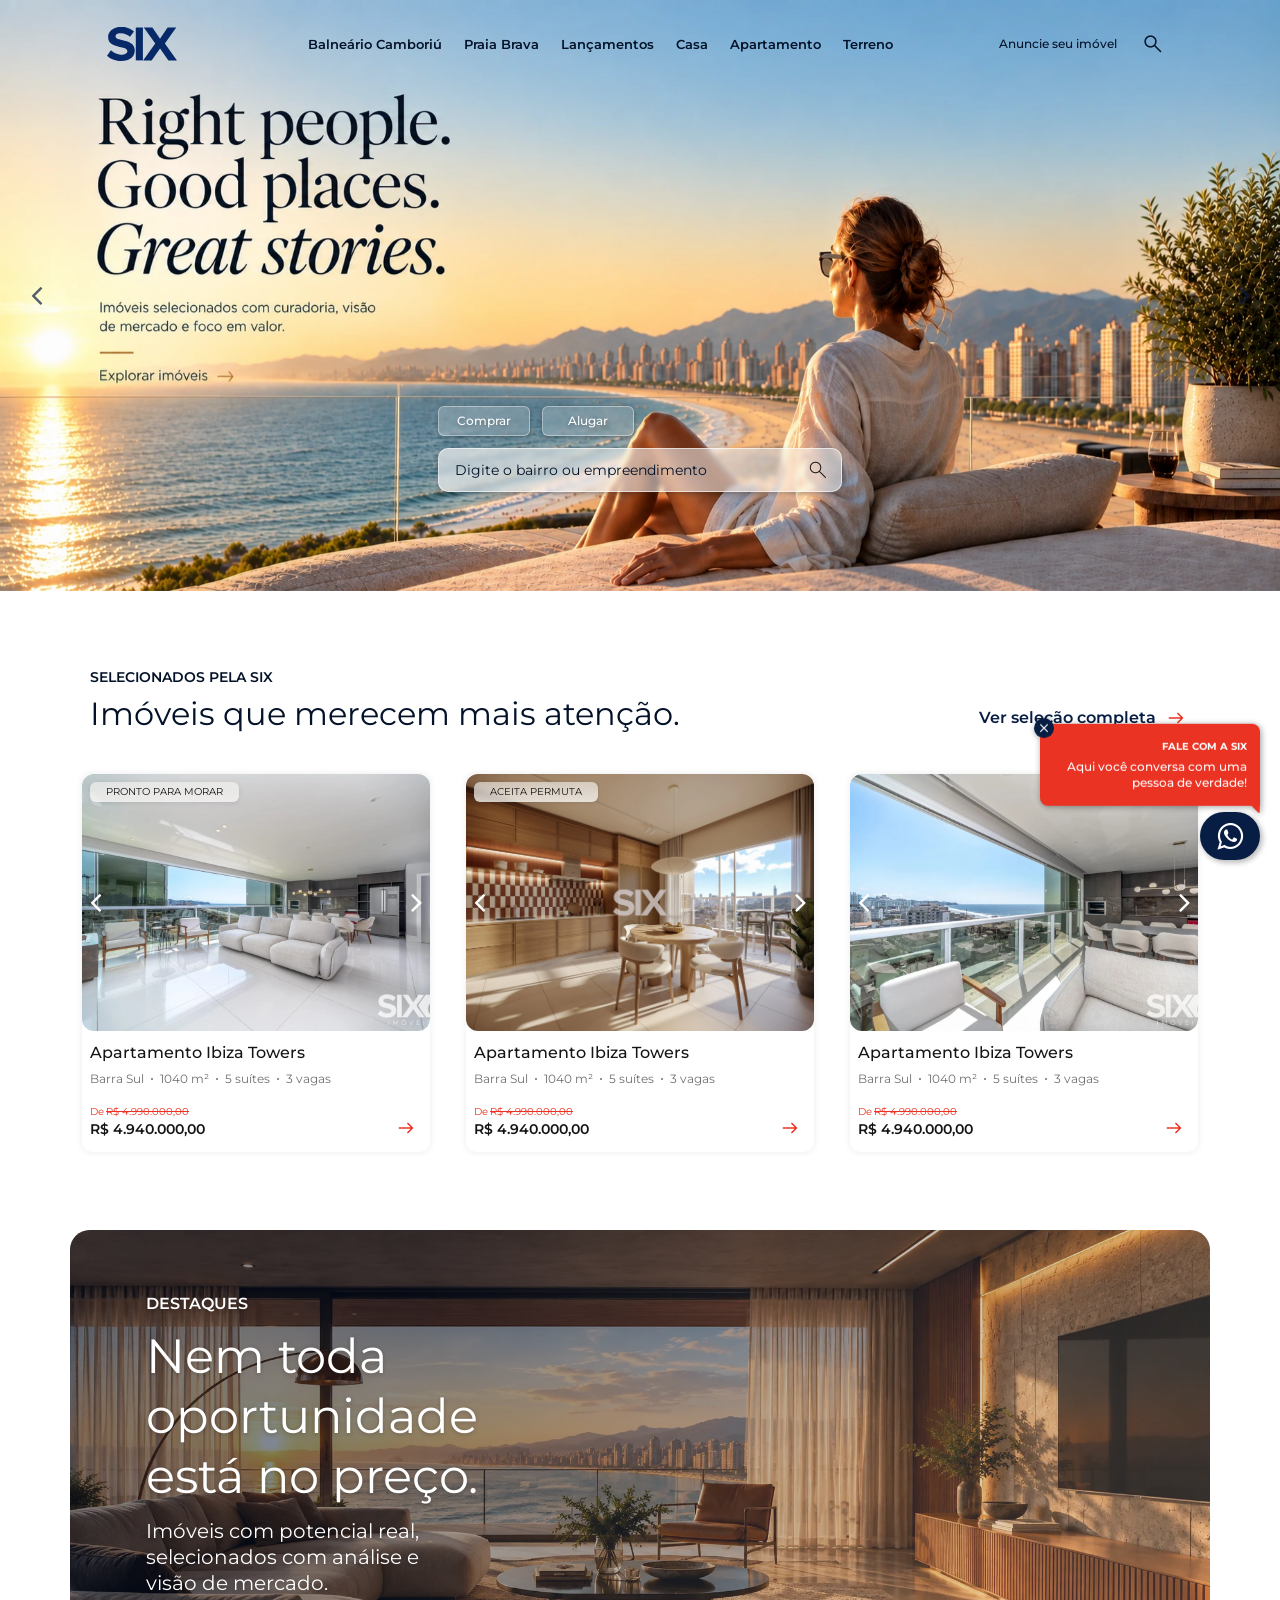
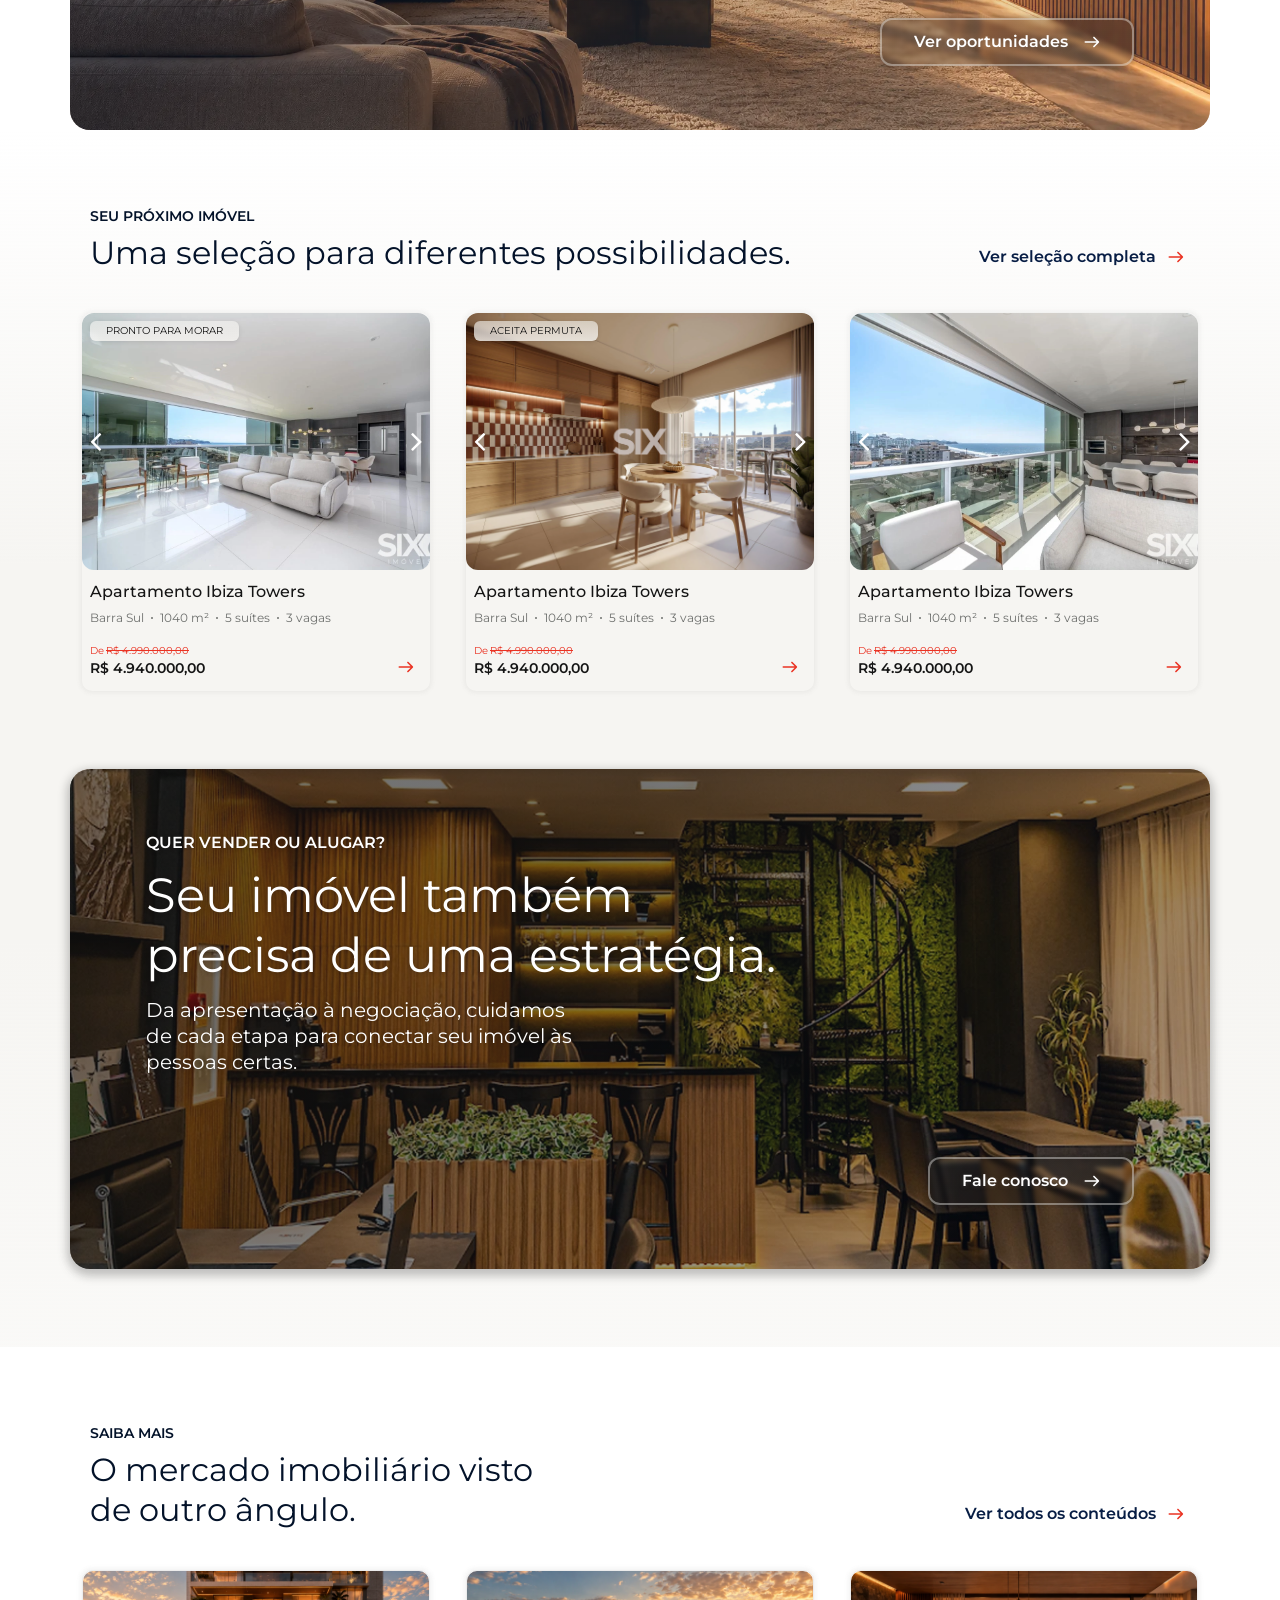
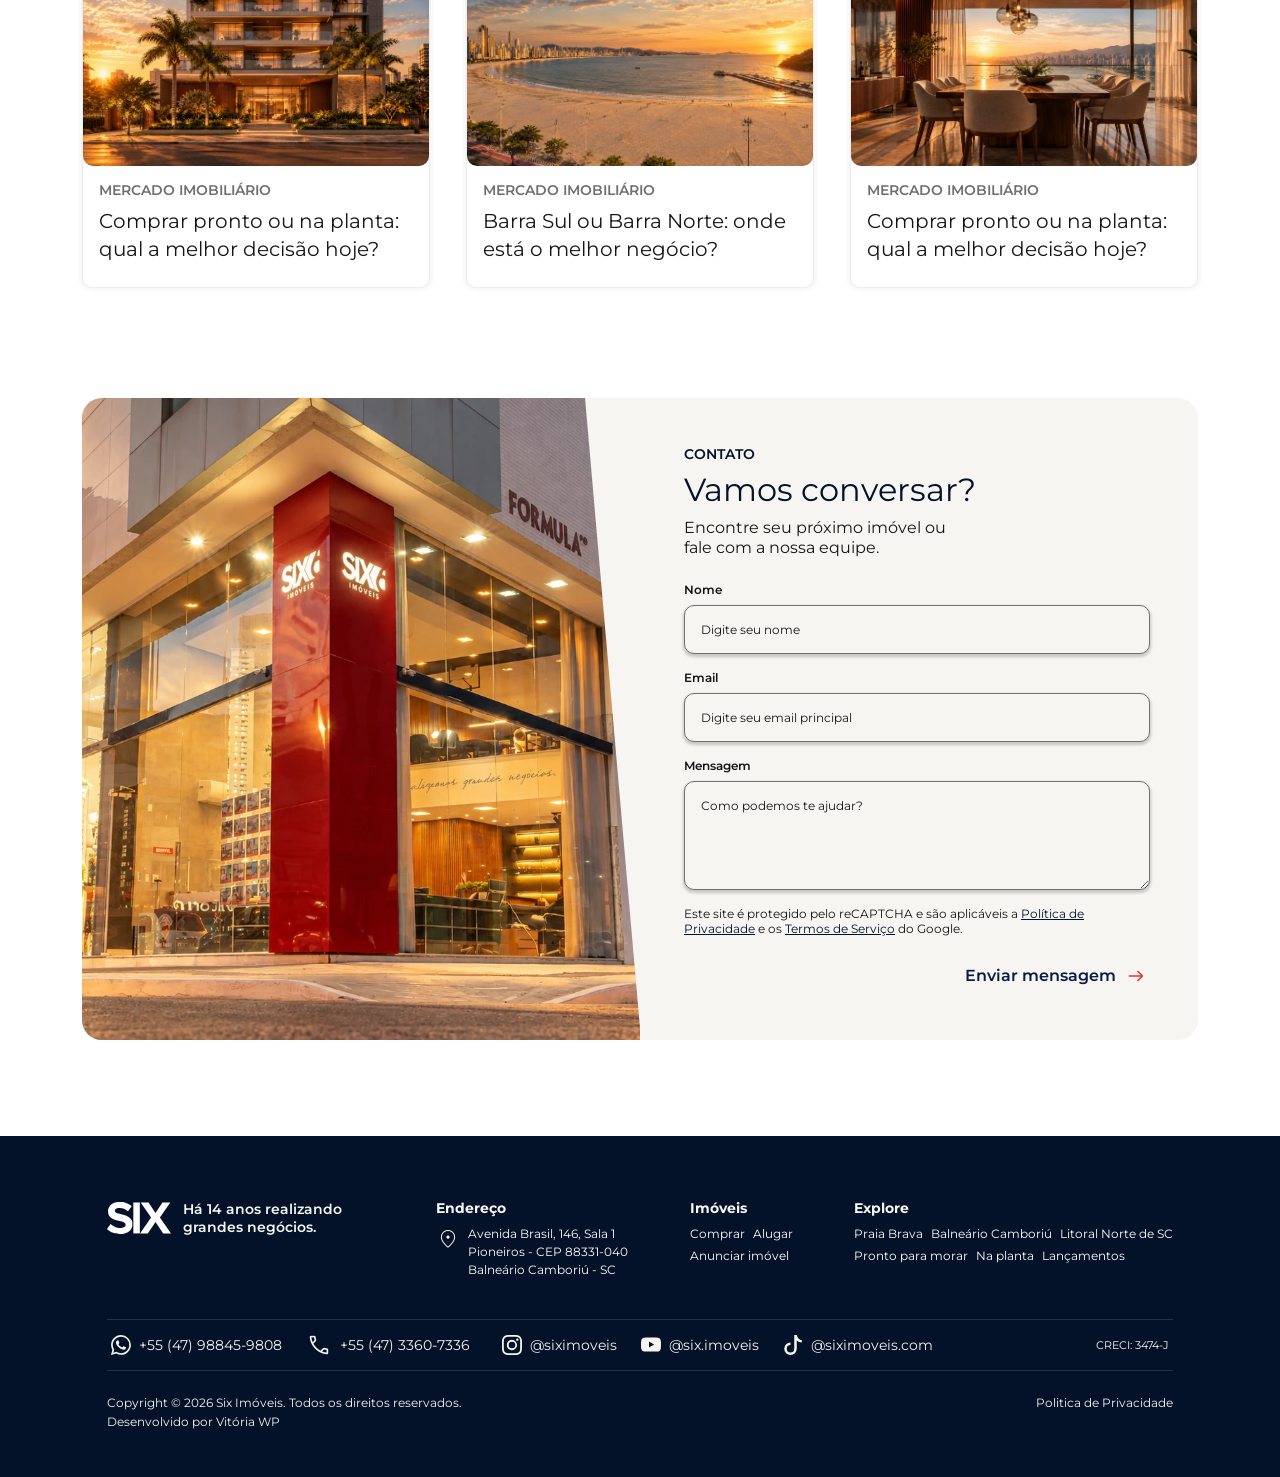
<file: index.html>
<!DOCTYPE html>
<html data-bs-theme="light" lang="pt-br">

<head>
    <meta charset="utf-8">
    <meta name="viewport" content="width=device-width, initial-scale=1.0, shrink-to-fit=no">
    <title>six-imoveis</title>
    <link rel="apple-touch-icon" type="image/png" sizes="180x180" href="https://vwp-dev.github.io/six-imoveis/assets/img/favicon/icon-180.png?h=b3e4c060cfcfaf40dd4bd05ecbf06dbb">
    <link rel="icon" type="image/png" sizes="24x18" href="https://vwp-dev.github.io/six-imoveis/assets/img/favicon/icon-16.png?h=b3e4c060cfcfaf40dd4bd05ecbf06dbb">
    <link rel="icon" type="image/png" sizes="38x32" href="https://vwp-dev.github.io/six-imoveis/assets/img/favicon/icon-32.png?h=b3e4c060cfcfaf40dd4bd05ecbf06dbb">
    <link rel="icon" type="image/png" sizes="180x180" href="https://vwp-dev.github.io/six-imoveis/assets/img/favicon/icon-180.png?h=b3e4c060cfcfaf40dd4bd05ecbf06dbb">
    <link rel="icon" type="image/png" sizes="192x192" href="https://vwp-dev.github.io/six-imoveis/assets/img/favicon/icon-192.png?h=5f967e8ef428de477c094c6b06216f01">
    <link rel="icon" type="image/png" sizes="512x512" href="https://vwp-dev.github.io/six-imoveis/assets/img/favicon/icon-512.png?h=5f967e8ef428de477c094c6b06216f01">
    <link rel="stylesheet" href="https://vwp-dev.github.io/six-imoveis/assets/bootstrap/css/bootstrap.min.css?h=1b1cb0e2be9a21f091a87691f20c6300">
    <link rel="stylesheet" href="https://vwp-dev.github.io/six-imoveis/assets/fonts/font-awesome.min.css?h=33fe6d8f3148d10c2ff7ce3ff095dd41">
    <link rel="stylesheet" href="https://vwp-dev.github.io/six-imoveis/assets/css/styles.min.css?h=949f4815f7901911ba6105756b96833a">
    <link rel="stylesheet" href="https://vwp-dev.github.io/six-imoveis/assets/css/home.min.css?h=4665014b787f4bdfc0ff1fcdf11d601a">
    <link rel="stylesheet" href="https://fonts.googleapis.com/css2?family=Material+Symbols+Rounded:opsz,wght,FILL,GRAD@20..48,100..700,0..1,-50..200">
</head>

<body class="home-page">
    <div class="six-navbar" data-npp-widget="Menu">
        <nav class="navbar navbar-expand-lg">
            <div class="container-fluid"><a class="navbar-brand six-navbar__brand" href="/six-imoveis/index.html"><br><img class="img-fluid" width="1055" height="523" src="https://vwp-dev.github.io/six-imoveis/assets/img/logo-azul.svg?h=97219b4d55f92b9ffeee1691561ae479"></a>
                <div class="six-navbar__actions"><a class="six-navbar__announce" href="/six-imoveis/anuncie.html">Anuncie seu imóvel</a><a class="six-navbar__icon-button" href="#" data-bs-toggle="offcanvas" data-bs-target="#six-top-filters"><span class="material-symbols-rounded regular">search</span></a></div><button class="btn navbar-toggler" type="button" data-bs-toggle="offcanvas" data-bs-target="#sixNavbarMenuMobile"><span class="material-symbols-rounded">menu</span></button>
                <div class="collapse navbar-collapse" id="sixNavbarMenu">
                    <ul class="navbar-nav six-navbar__navbar-nav">
                        <li class="nav-item"><a class="nav-link" href="#" data-bs-target="#six-top-filters" data-bs-toggle="offcanvas">Balneário Camboriú</a></li>
                        <li class="nav-item"><a class="nav-link" href="#" data-bs-target="#six-top-filters" data-bs-toggle="offcanvas">Praia Brava</a></li>
                        <li class="nav-item"><a class="nav-link" href="#" data-bs-target="#six-top-filters" data-bs-toggle="offcanvas">Lançamentos</a></li>
                        <li class="nav-item"><a class="nav-link" href="#" data-bs-target="#six-top-filters" data-bs-toggle="offcanvas">Casa</a></li>
                        <li class="nav-item"><a class="nav-link" href="#" data-bs-target="#six-top-filters" data-bs-toggle="offcanvas">Apartamento</a></li>
                        <li class="nav-item"><a class="nav-link" href="#" data-bs-target="#six-top-filters" data-bs-toggle="offcanvas">Terreno</a></li>
                    </ul>
                </div>
            </div>
        </nav>
        <div class="offcanvas offcanvas-start" tabindex="-1" id="sixNavbarMenuMobile">
            <div class="offcanvas-header"><a class="navbar-brand six-navbar__brand" href="#"><br><img class="img-fluid" width="1055" height="523" src="https://vwp-dev.github.io/six-imoveis/assets/img/logo-azul.svg?h=97219b4d55f92b9ffeee1691561ae479"></a><button class="btn btn-close material-symbols-rounded" type="button" aria-label="Fechar" data-bs-dismiss="offcanvas" data-bs-target="#sixNavbarMenuMobile">close</button></div>
            <div class="offcanvas-body">
                <ul class="nav six-navbar__navbar-nav">
                    <li class="nav-item"><a class="nav-link" href="#"><span class="material-symbols-rounded regular">chevron_forward</span>Balneário Camboriú</a></li>
                    <li class="nav-item"><a class="nav-link" href="#"><span class="material-symbols-rounded regular">chevron_forward</span>Praia Brava</a></li>
                    <li class="nav-item"><a class="nav-link" href="#"><span class="material-symbols-rounded regular">chevron_forward</span>Lançamentos</a></li>
                    <li class="nav-item"><a class="nav-link" href="#"><span class="material-symbols-rounded regular">chevron_forward</span>Casa</a></li>
                    <li class="nav-item"><a class="nav-link" href="#"><span class="material-symbols-rounded regular">chevron_forward</span>Apartamento</a></li>
                    <li class="nav-item"><a class="nav-link" href="#"><span class="material-symbols-rounded regular">chevron_forward</span>Terreno</a></li>
                    <li class="nav-item"><a class="nav-link button" href="#"><span class="material-symbols-rounded left">real_estate_agent</span>Anuncie seu imóvel</a></li>
                </ul>
                <div class="six-navbar__contact-links-wrapper">
                    <div class="six-navbar__contact-link"><span class="six-navbar__contact-link__icon"><svg class="bi bi-whatsapp" xmlns="http://www.w3.org/2000/svg" width="1em" height="1em" fill="currentColor" viewBox="0 0 16 16">
                                <path d="M13.601 2.326A7.85 7.85 0 0 0 7.994 0C3.627 0 .068 3.558.064 7.926c0 1.399.366 2.76 1.057 3.965L0 16l4.204-1.102a7.9 7.9 0 0 0 3.79.965h.004c4.368 0 7.926-3.558 7.93-7.93A7.9 7.9 0 0 0 13.6 2.326zM7.994 14.521a6.6 6.6 0 0 1-3.356-.92l-.24-.144-2.494.654.666-2.433-.156-.251a6.56 6.56 0 0 1-1.007-3.505c0-3.626 2.957-6.584 6.591-6.584a6.56 6.56 0 0 1 4.66 1.931 6.56 6.56 0 0 1 1.928 4.66c-.004 3.639-2.961 6.592-6.592 6.592m3.615-4.934c-.197-.099-1.17-.578-1.353-.646-.182-.065-.315-.099-.445.099-.133.197-.513.646-.627.775-.114.133-.232.148-.43.05-.197-.1-.836-.308-1.592-.985-.59-.525-.985-1.175-1.103-1.372-.114-.198-.011-.304.088-.403.087-.088.197-.232.296-.346.1-.114.133-.198.198-.33.065-.134.034-.248-.015-.347-.05-.099-.445-1.076-.612-1.47-.16-.389-.323-.335-.445-.34-.114-.007-.247-.007-.38-.007a.73.73 0 0 0-.529.247c-.182.198-.691.677-.691 1.654s.71 1.916.81 2.049c.098.133 1.394 2.132 3.383 2.992.47.205.84.326 1.129.418.475.152.904.129 1.246.08.38-.058 1.171-.48 1.338-.943.164-.464.164-.86.114-.943-.049-.084-.182-.133-.38-.232"></path>
                            </svg></span><a href="#" target="_blank">+55 (47) 98845-9808</a></div>
                    <div class="six-navbar__contact-link"><span class="material-symbols-rounded regular six-navbar__contact-link__icon" style="transform: scaleX(-1);">phone_enabled</span><a href="#" target="_blank">+55 (47) 3360-7336</a></div>
                </div>
            </div>
        </div>
    </div>
    <header>
        <div class="splide" data-nwc-splide-type="loop" data-nwc-splide-autoplay="true" data-nwc-splide-pagination="true" data-nwc-splide-speed="1700" data-nwc-splide-interval="5000" data-nwc-splide-drag="true" data-nwc-splide-pause-on-hover="false" data-nwc-splide-pause-on-focus="false" data-nwc-splide-per-move="1" data-nwc-splide-per-page="1" data-nwc-splide-per-page-md="1" data-nwc-splide-per-page-xl="1" data-nwc-splide-per-page-xxl="1" data-nwc-splide-gap="0" data-nwc-splide-gap-md="0" data-nwc-splide-gap-xl="0" data-nwc-splide-gap-xxl="0" data-nwc-splide-focus="false" data-nwc-splide-cover="false" data-nwc-splide-auto-width="true" data-nwc-splide-rewind="false" data-nwc-splide-loading="false">
            <div class="splide__track">
                <div class="nwc-splide__loading"></div>
                <ul class="splide__list">
                    <li class="splide__slide"><img class="splide__slide-image--mobile" src="https://vwp-dev.github.io/six-imoveis/assets/img/banner-home-mobile.webp?h=2d23ff9284d558b269c92a5915bd8119"><img class="splide__slide-image--desktop" src="https://vwp-dev.github.io/six-imoveis/assets/img/banner-home-desktop.webp?h=6612f7b64eb18e4ea72921e721c21237"></li>
                </ul>
            </div>
            <div class="splide__arrows"><button class="splide__arrow splide__arrow--prev"><i class="fa fa-angle-left"></i></button><button class="splide__arrow splide__arrow--next"><i class="fa fa-angle-right"></i></button></div>
        </div>
        <div class="six-search">
            <ul class="six-search__buttons">
                <li><button class="btn six-search__buttons__button" type="button" data-bs-toggle="offcanvas" data-bs-target="#six-top-filters">Comprar</button></li>
                <li><button class="btn six-search__buttons__button" type="button" data-bs-toggle="offcanvas" data-bs-target="#six-top-filters">Alugar</button></li>
            </ul>
            <div class="six-filters__search-field"><input type="search" class="search-build" placeholder="Digite o bairro ou empreendimento" name="q"><button class="btn six-filters__search-field__action-button" type="submit"><span class="material-symbols-rounded">search</span></button></div>
        </div>
    </header>
    <main>
        <section class="main-showroom">
            <div class="container">
                <div class="row container-row">
                    <div class="col-12 col-lg-8 col-xl-9 section__header-column">
                        <div class="section__header">
                            <h2 class="section__header__title">Selecionados pela Six</h2>
                            <p class="section__header__subtitle">Imóveis que merecem mais atenção.</p>
                        </div>
                    </div>
                    <div class="col-12 section__main-column">
                        <div class="row property-cards-row" data-npp-order-by="RAND()" data-npp-fields="slug,images,title,sale,rental,address,price,moveInReadySite,openToExchangeSite,newDevelopmentSite,furnishedSite,offPlanSite,offerSite,offPlan,moveInReady,newDevelopment,openToExchange,offer,furnished" data-npp-showroom="properties" data-npp-limit="3" data-npp-remove-empty="4">
                            <div class="col-12 col-lg-4">
                                <div class="property-card">
                                    <div class="splide property-card__splide" data-nwc-splide-type="loop" data-nwc-splide-autoplay="false" data-nwc-splide-pagination="true" data-nwc-splide-speed="1200" data-nwc-splide-interval="5000" data-nwc-splide-drag="true" data-nwc-splide-loading="true">
                                        <div class="splide__track">
                                            <div class="nwc-splide__loading"></div>
                                            <ul class="splide__list">
                                                <li class="splide__slide"><img src="https://vwp-dev.github.io/six-imoveis/assets/img/exemplos/imoveis/ap-1-1.webp?h=7d0341376bf4b86cbbc5497ffb7039d0" alt="" width="296" height="219"></li>
                                                <li class="splide__slide"><img width="1149" height="768" src="https://vwp-dev.github.io/six-imoveis/assets/img/exemplos/imoveis/ap-1-2.webp?h=7d0341376bf4b86cbbc5497ffb7039d0" alt=""></li>
                                            </ul>
                                            <div class="property-card__tags">
                                                <p class="property-card__tag" data-property-card-tag-type="ready-to-move-in" data-npp-entity="moveInReadySite" data-npp-visibility="true" data-npp-remove-empty="parent">Pronto para morar</p>
                                            </div>
                                        </div>
                                        <div class="splide__arrows"><button class="splide__arrow splide__arrow--prev"><i class="fa fa-angle-left"></i></button><button class="splide__arrow splide__arrow--next"><i class="fa fa-angle-right"></i></button></div>
                                    </div><a class="property-card__content" href="/six-imoveis/imovel.html" role="button" data-npp-entity="permalink" target="_blank">
                                        <div class="property-card__content-top">
                                            <h3 class="property-card__title" data-npp-entity="title">Apartamento Ibiza Towers</h3>
                                            <ul class="property-card__description-list">
                                                <li data-npp-entity="address[neighborhood]">Barra Sul</li>
                                                <li>1040 m²</li>
                                                <li>5 suítes</li>
                                                <li>3 vagas</li>
                                            </ul>
                                        </div>
                                        <p class="property-card__description__price"><span class="original-price"><span>De </span><span data-npp-entity="price[salePriceFull]" data-npp-remove-empty="parent" data-npp-format="money">R$ 4.990.000,00</span></span><span class="price"><span class="sr-only">&nbsp;Por&nbsp;</span><span data-npp-entity="price[salePrice]" data-npp-format="money">R$ 4.940.000,00</span></span></p><span class="material-symbols-rounded regular property-card__arrow">arrow_right_alt</span>
                                    </a>
                                </div>
                            </div>
                            <div class="col-12 col-lg-4">
                                <div class="property-card">
                                    <div class="splide property-card__splide" data-nwc-splide-type="loop" data-nwc-splide-autoplay="false" data-nwc-splide-pagination="true" data-nwc-splide-speed="1200" data-nwc-splide-interval="5000" data-nwc-splide-drag="true" data-nwc-splide-loading="true">
                                        <div class="splide__track">
                                            <div class="nwc-splide__loading"></div>
                                            <ul class="splide__list">
                                                <li class="splide__slide"><img src="https://vwp-dev.github.io/six-imoveis/assets/img/exemplos/imoveis/ap-3-3.webp?h=7d0341376bf4b86cbbc5497ffb7039d0" alt="" width="296" height="219"></li>
                                                <li class="splide__slide"><img width="1149" height="768" src="https://vwp-dev.github.io/six-imoveis/assets/img/exemplos/imoveis/ap-1-2.webp?h=7d0341376bf4b86cbbc5497ffb7039d0" alt=""></li>
                                            </ul>
                                            <div class="property-card__tags">
                                                <p class="property-card__tag" data-property-card-tag-type="accepts-barter" data-npp-entity="openToExchangeSite" data-npp-visibility="true">Aceita Permuta</p>
                                            </div>
                                        </div>
                                        <div class="splide__arrows"><button class="splide__arrow splide__arrow--prev"><i class="fa fa-angle-left"></i></button><button class="splide__arrow splide__arrow--next"><i class="fa fa-angle-right"></i></button></div>
                                    </div><a class="property-card__content" href="/six-imoveis/imovel.html" role="button" data-npp-entity="permalink" target="_blank">
                                        <div class="property-card__content-top">
                                            <h3 class="property-card__title" data-npp-entity="title">Apartamento Ibiza Towers</h3>
                                            <ul class="property-card__description-list">
                                                <li data-npp-entity="address[neighborhood]">Barra Sul</li>
                                                <li>1040 m²</li>
                                                <li>5 suítes</li>
                                                <li>3 vagas</li>
                                            </ul>
                                        </div>
                                        <p class="property-card__description__price"><span class="original-price"><span>De </span><span data-npp-entity="price[salePriceFull]" data-npp-remove-empty="parent" data-npp-format="money">R$ 4.990.000,00</span></span><span class="price"><span class="sr-only">&nbsp;Por&nbsp;</span><span data-npp-entity="price[salePrice]" data-npp-format="money">R$ 4.940.000,00</span></span></p><span class="material-symbols-rounded regular property-card__arrow">arrow_right_alt</span>
                                    </a>
                                </div>
                            </div>
                            <div class="col-12 col-lg-4">
                                <div class="property-card">
                                    <div class="splide property-card__splide" data-nwc-splide-type="loop" data-nwc-splide-autoplay="false" data-nwc-splide-pagination="true" data-nwc-splide-speed="1200" data-nwc-splide-interval="5000" data-nwc-splide-drag="true" data-nwc-splide-loading="true">
                                        <div class="splide__track">
                                            <div class="nwc-splide__loading"></div>
                                            <ul class="splide__list">
                                                <li class="splide__slide"><img src="https://vwp-dev.github.io/six-imoveis/assets/img/exemplos/imoveis/ap-1-2.webp?h=7d0341376bf4b86cbbc5497ffb7039d0" alt="" width="296" height="219"></li>
                                                <li class="splide__slide"><img width="1149" height="768" src="https://vwp-dev.github.io/six-imoveis/assets/img/exemplos/imoveis/ap-1-2.webp?h=7d0341376bf4b86cbbc5497ffb7039d0" alt=""></li>
                                            </ul>
                                        </div>
                                        <div class="splide__arrows"><button class="splide__arrow splide__arrow--prev"><i class="fa fa-angle-left"></i></button><button class="splide__arrow splide__arrow--next"><i class="fa fa-angle-right"></i></button></div>
                                    </div><a class="property-card__content" href="/six-imoveis/imovel.html" role="button" data-npp-entity="permalink" target="_blank">
                                        <div class="property-card__content-top">
                                            <h3 class="property-card__title" data-npp-entity="title">Apartamento Ibiza Towers</h3>
                                            <ul class="property-card__description-list">
                                                <li data-npp-entity="address[neighborhood]">Barra Sul</li>
                                                <li>1040 m²</li>
                                                <li>5 suítes</li>
                                                <li>3 vagas</li>
                                            </ul>
                                        </div>
                                        <p class="property-card__description__price"><span class="original-price"><span>De </span><span data-npp-entity="price[salePriceFull]" data-npp-remove-empty="parent" data-npp-format="money">R$ 4.990.000,00</span></span><span class="price"><span class="sr-only">&nbsp;Por&nbsp;</span><span data-npp-entity="price[salePrice]" data-npp-format="money">R$ 4.940.000,00</span></span></p><span class="material-symbols-rounded regular property-card__arrow">arrow_right_alt</span>
                                    </a>
                                </div>
                            </div>
                        </div>
                    </div>
                    <div class="col-12 col-lg-4 col-xl-3 section__buttons-column">
                        <div class="section__buttons"><a class="btn btn-primary" role="button" href="/six-imoveis/imoveis.html">Ver seleção completa<span class="material-symbols-rounded regular">arrow_right_alt</span></a></div>
                    </div>
                </div>
            </div>
        </section>
        <section class="banner-section">
            <div class="container">
                <div class="row">
                    <div class="col">
                        <div class="banner-section__main row">
                            <div class="col-12 col-lg-7 col-xl-12 banner-section__main__content">
                                <h2 class="banner-section__main__title">Destaques</h2>
                                <p class="banner-section__main__subtitle">Nem toda oportunidade está no preço.</p>
                                <p class="banner-section__main__text">Imóveis com potencial real, selecionados com análise e visão de mercado. </p>
                            </div>
                            <div class="col-12 col-lg-5 col-xl-12 banner-section__main__button"><a class="btn banner-section__button" role="button" href="/six-imoveis/imoveis.html">Ver oportunidades<span class="material-symbols-rounded regular">arrow_right_alt</span></a></div>
                        </div>
                    </div>
                </div>
            </div>
        </section>
        <section class="bg-gradient main-showroom">
            <div class="container">
                <div class="row container-row">
                    <div class="col-12 col-lg-8 col-xl-9 section__header-column">
                        <div class="section__header">
                            <h2 class="section__header__title">Seu próximo imóvel</h2>
                            <p class="section__header__subtitle">Uma seleção para diferentes possibilidades.</p>
                        </div>
                    </div>
                    <div class="col-12 section__main-column">
                        <div class="row property-cards-row" data-npp-order-by="RAND()" data-npp-fields="slug,images,title,sale,rental,address,price,moveInReadySite,openToExchangeSite,newDevelopmentSite,furnishedSite,offPlanSite,offerSite,offPlan,moveInReady,newDevelopment,openToExchange,offer,furnished" data-npp-showroom="properties" data-npp-limit="3" data-npp-remove-empty="4">
                            <div class="col-12 col-lg-4">
                                <div class="property-card">
                                    <div class="splide property-card__splide" data-nwc-splide-type="loop" data-nwc-splide-autoplay="false" data-nwc-splide-pagination="true" data-nwc-splide-speed="1200" data-nwc-splide-interval="5000" data-nwc-splide-drag="true" data-nwc-splide-loading="true">
                                        <div class="splide__track">
                                            <div class="nwc-splide__loading"></div>
                                            <ul class="splide__list">
                                                <li class="splide__slide"><img src="https://vwp-dev.github.io/six-imoveis/assets/img/exemplos/imoveis/ap-1-1.webp?h=7d0341376bf4b86cbbc5497ffb7039d0" alt="" width="296" height="219"></li>
                                                <li class="splide__slide"><img width="1149" height="768" src="https://vwp-dev.github.io/six-imoveis/assets/img/exemplos/imoveis/ap-1-2.webp?h=7d0341376bf4b86cbbc5497ffb7039d0" alt=""></li>
                                            </ul>
                                            <div class="property-card__tags">
                                                <p class="property-card__tag" data-property-card-tag-type="ready-to-move-in" data-npp-entity="moveInReadySite" data-npp-visibility="true" data-npp-remove-empty="parent">Pronto para morar</p>
                                            </div>
                                        </div>
                                        <div class="splide__arrows"><button class="splide__arrow splide__arrow--prev"><i class="fa fa-angle-left"></i></button><button class="splide__arrow splide__arrow--next"><i class="fa fa-angle-right"></i></button></div>
                                    </div><a class="property-card__content" href="/six-imoveis/imovel.html" role="button" data-npp-entity="permalink" target="_blank">
                                        <div class="property-card__content-top">
                                            <h3 class="property-card__title" data-npp-entity="title">Apartamento Ibiza Towers</h3>
                                            <ul class="property-card__description-list">
                                                <li data-npp-entity="address[neighborhood]">Barra Sul</li>
                                                <li>1040 m²</li>
                                                <li>5 suítes</li>
                                                <li>3 vagas</li>
                                            </ul>
                                        </div>
                                        <p class="property-card__description__price"><span class="original-price"><span>De </span><span data-npp-entity="price[salePriceFull]" data-npp-remove-empty="parent" data-npp-format="money">R$ 4.990.000,00</span></span><span class="price"><span class="sr-only">&nbsp;Por&nbsp;</span><span data-npp-entity="price[salePrice]" data-npp-format="money">R$ 4.940.000,00</span></span></p><span class="material-symbols-rounded regular property-card__arrow">arrow_right_alt</span>
                                    </a>
                                </div>
                            </div>
                            <div class="col-12 col-lg-4">
                                <div class="property-card">
                                    <div class="splide property-card__splide" data-nwc-splide-type="loop" data-nwc-splide-autoplay="false" data-nwc-splide-pagination="true" data-nwc-splide-speed="1200" data-nwc-splide-interval="5000" data-nwc-splide-drag="true" data-nwc-splide-loading="true">
                                        <div class="splide__track">
                                            <div class="nwc-splide__loading"></div>
                                            <ul class="splide__list">
                                                <li class="splide__slide"><img src="https://vwp-dev.github.io/six-imoveis/assets/img/exemplos/imoveis/ap-3-3.webp?h=7d0341376bf4b86cbbc5497ffb7039d0" alt="" width="296" height="219"></li>
                                                <li class="splide__slide"><img width="1149" height="768" src="https://vwp-dev.github.io/six-imoveis/assets/img/exemplos/imoveis/ap-1-2.webp?h=7d0341376bf4b86cbbc5497ffb7039d0" alt=""></li>
                                            </ul>
                                            <div class="property-card__tags">
                                                <p class="property-card__tag" data-property-card-tag-type="accepts-barter" data-npp-entity="openToExchangeSite" data-npp-visibility="true">Aceita Permuta</p>
                                            </div>
                                        </div>
                                        <div class="splide__arrows"><button class="splide__arrow splide__arrow--prev"><i class="fa fa-angle-left"></i></button><button class="splide__arrow splide__arrow--next"><i class="fa fa-angle-right"></i></button></div>
                                    </div><a class="property-card__content" href="/six-imoveis/imovel.html" role="button" data-npp-entity="permalink" target="_blank">
                                        <div class="property-card__content-top">
                                            <h3 class="property-card__title" data-npp-entity="title">Apartamento Ibiza Towers</h3>
                                            <ul class="property-card__description-list">
                                                <li data-npp-entity="address[neighborhood]">Barra Sul</li>
                                                <li>1040 m²</li>
                                                <li>5 suítes</li>
                                                <li>3 vagas</li>
                                            </ul>
                                        </div>
                                        <p class="property-card__description__price"><span class="original-price"><span>De </span><span data-npp-entity="price[salePriceFull]" data-npp-remove-empty="parent" data-npp-format="money">R$ 4.990.000,00</span></span><span class="price"><span class="sr-only">&nbsp;Por&nbsp;</span><span data-npp-entity="price[salePrice]" data-npp-format="money">R$ 4.940.000,00</span></span></p><span class="material-symbols-rounded regular property-card__arrow">arrow_right_alt</span>
                                    </a>
                                </div>
                            </div>
                            <div class="col-12 col-lg-4">
                                <div class="property-card">
                                    <div class="splide property-card__splide" data-nwc-splide-type="loop" data-nwc-splide-autoplay="false" data-nwc-splide-pagination="true" data-nwc-splide-speed="1200" data-nwc-splide-interval="5000" data-nwc-splide-drag="true" data-nwc-splide-loading="true">
                                        <div class="splide__track">
                                            <div class="nwc-splide__loading"></div>
                                            <ul class="splide__list">
                                                <li class="splide__slide"><img src="https://vwp-dev.github.io/six-imoveis/assets/img/exemplos/imoveis/ap-1-2.webp?h=7d0341376bf4b86cbbc5497ffb7039d0" alt="" width="296" height="219"></li>
                                                <li class="splide__slide"><img width="1149" height="768" src="https://vwp-dev.github.io/six-imoveis/assets/img/exemplos/imoveis/ap-1-2.webp?h=7d0341376bf4b86cbbc5497ffb7039d0" alt=""></li>
                                            </ul>
                                        </div>
                                        <div class="splide__arrows"><button class="splide__arrow splide__arrow--prev"><i class="fa fa-angle-left"></i></button><button class="splide__arrow splide__arrow--next"><i class="fa fa-angle-right"></i></button></div>
                                    </div><a class="property-card__content" href="/six-imoveis/imovel.html" role="button" data-npp-entity="permalink" target="_blank">
                                        <div class="property-card__content-top">
                                            <h3 class="property-card__title" data-npp-entity="title">Apartamento Ibiza Towers</h3>
                                            <ul class="property-card__description-list">
                                                <li data-npp-entity="address[neighborhood]">Barra Sul</li>
                                                <li>1040 m²</li>
                                                <li>5 suítes</li>
                                                <li>3 vagas</li>
                                            </ul>
                                        </div>
                                        <p class="property-card__description__price"><span class="original-price"><span>De </span><span data-npp-entity="price[salePriceFull]" data-npp-remove-empty="parent" data-npp-format="money">R$ 4.990.000,00</span></span><span class="price"><span class="sr-only">&nbsp;Por&nbsp;</span><span data-npp-entity="price[salePrice]" data-npp-format="money">R$ 4.940.000,00</span></span></p><span class="material-symbols-rounded regular property-card__arrow">arrow_right_alt</span>
                                    </a>
                                </div>
                            </div>
                        </div>
                    </div>
                    <div class="col-12 col-lg-4 col-xl-3 section__buttons-column">
                        <div class="section__buttons"><a class="btn btn-primary" role="button" href="/six-imoveis/imoveis.html">Ver seleção completa<span class="material-symbols-rounded regular">arrow_right_alt</span></a></div>
                    </div>
                </div>
            </div>
        </section>
        <section class="banner-section list-your-property">
            <div class="nwc-parallax" data-nwc-parallax="true">
                <div class="nwc-parallax-content"></div>
            </div>
            <div class="container">
                <div class="row">
                    <div class="col">
                        <div class="banner-section__main row">
                            <div class="col-12 banner-section__image-column"><img src="https://vwp-dev.github.io/six-imoveis/assets/img/venda-ou-alugue.webp?h=72810f4b81ed85038f905ddd1312e892"></div>
                            <div class="col-12 banner-section__main__content">
                                <h2 class="banner-section__main__title">Quer vender ou alugar?</h2>
                                <p class="banner-section__main__subtitle">Seu imóvel também precisa de uma estratégia.</p>
                                <p class="banner-section__main__text">Da apresentação à negociação, cuidamos de cada etapa para conectar seu imóvel às pessoas certas.</p>
                            </div>
                            <div class="col-12 banner-section__main__button"><a class="btn banner-section__button" role="button" href="/six-imoveis/anuncie.html">Fale conosco<span class="material-symbols-rounded regular">arrow_right_alt</span></a></div>
                        </div>
                    </div>
                </div>
            </div>
        </section>
        <section class="blog-section">
            <div class="container">
                <div class="row container-row">
                    <div class="col-12 col-lg-8 col-xl-9 section__header-column">
                        <div class="section__header">
                            <h2 class="section__header__title">Saiba mais</h2>
                            <p class="section__header__subtitle">O mercado imobiliário visto de outro ângulo.</p>
                        </div>
                    </div>
                    <div class="col-12 section__main-column">
                        <div class="row blog__cards-row" data-npp-order-by="RAND()" data-npp-fields="slug,images,title,sale,rental,address,price,moveInReadySite,openToExchangeSite,newDevelopmentSite,furnishedSite,offPlanSite,offerSite,offPlan,moveInReady,newDevelopment,openToExchange,offer,furnished" data-npp-showroom="properties" data-npp-limit="3" data-npp-remove-empty="4">
                            <div class="col-12 col-lg-4"><a class="blog__post-card" href="/six-imoveis/imovel.html" role="button" data-npp-entity="permalink" target="_blank"><img class="blog__post-card__image" src="https://vwp-dev.github.io/six-imoveis/assets/img/fachada-predio.webp?h=58b76b962a2927fd3f14fb9f626bc0d4" width="936" height="527">
                                    <div class="blog__post-card__content">
                                        <div class="blog__post-card__content-top">
                                            <h3 class="blog__post-card__title" data-npp-entity="title">Comprar pronto ou na planta: qual a melhor decisão hoje?</h3>
                                            <p class="blog__post-card__category">Mercado imobiliário</p>
                                        </div>
                                    </div>
                                </a></div>
                            <div class="col-12 col-lg-4"><a class="blog__post-card" href="/six-imoveis/imovel.html" role="button" data-npp-entity="permalink" target="_blank"><img class="blog__post-card__image" src="https://vwp-dev.github.io/six-imoveis/assets/img/frente-mar-nascer-do-sol.webp?h=6a2598aa4895c5a93a5b73c5222be85d" width="936" height="527">
                                    <div class="blog__post-card__content">
                                        <div class="blog__post-card__content-top">
                                            <h3 class="blog__post-card__title" data-npp-entity="title">Barra Sul ou Barra Norte: onde está o melhor negócio?</h3>
                                            <p class="blog__post-card__category">Mercado imobiliário</p>
                                        </div>
                                    </div>
                                </a></div>
                            <div class="col-12 col-lg-4"><a class="blog__post-card" href="/six-imoveis/imovel.html" role="button" data-npp-entity="permalink" target="_blank"><img class="blog__post-card__image" src="https://vwp-dev.github.io/six-imoveis/assets/img/exemplos/apartamento.webp?h=6be8143561d30c0eb3df0db2fce216bb" width="936" height="527">
                                    <div class="blog__post-card__content">
                                        <div class="blog__post-card__content-top">
                                            <h3 class="blog__post-card__title" data-npp-entity="title">Comprar pronto ou na planta: qual a melhor decisão hoje?</h3>
                                            <p class="blog__post-card__category">Mercado imobiliário</p>
                                        </div>
                                    </div>
                                </a></div>
                        </div>
                        <div class="splide blog__cards-splide" data-nwc-splide-type="slide" data-nwc-splide-autoplay="false" data-nwc-splide-pagination="false" data-nwc-splide-speed="1200" data-nwc-splide-gap="24" data-nwc-splide-gap-md="0">
                            <div class="splide__track">
                                <div class="nwc-splide__loading"></div>
                                <ul class="splide__list">
                                    <li class="splide__slide"><a class="blog__post-card" href="/six-imoveis/imovel.html" role="button" data-npp-entity="permalink" target="_blank"><img class="blog__post-card__image" src="https://vwp-dev.github.io/six-imoveis/assets/img/fachada-predio.webp?h=58b76b962a2927fd3f14fb9f626bc0d4" width="936" height="527">
                                            <div class="blog__post-card__content">
                                                <div class="blog__post-card__content-top">
                                                    <h3 class="blog__post-card__title" data-npp-entity="title">Comprar pronto ou na planta: qual a melhor decisão hoje?</h3>
                                                    <p class="blog__post-card__category">Mercado imobiliário</p>
                                                </div>
                                            </div>
                                        </a></li>
                                    <li class="splide__slide"><a class="blog__post-card" href="/six-imoveis/imovel.html" role="button" data-npp-entity="permalink" target="_blank"><img class="blog__post-card__image" src="https://vwp-dev.github.io/six-imoveis/assets/img/frente-mar-nascer-do-sol.webp?h=6a2598aa4895c5a93a5b73c5222be85d" width="936" height="527">
                                            <div class="blog__post-card__content">
                                                <div class="blog__post-card__content-top">
                                                    <h3 class="blog__post-card__title" data-npp-entity="title">Barra Sul ou Barra Norte: onde está o melhor negócio?</h3>
                                                    <p class="blog__post-card__category">Mercado imobiliário</p>
                                                </div>
                                            </div>
                                        </a></li>
                                    <li class="splide__slide"><a class="blog__post-card" href="/six-imoveis/imovel.html" role="button" data-npp-entity="permalink" target="_blank"><img class="blog__post-card__image" src="https://vwp-dev.github.io/six-imoveis/assets/img/exemplos/apartamento.webp?h=6be8143561d30c0eb3df0db2fce216bb" width="936" height="527">
                                            <div class="blog__post-card__content">
                                                <div class="blog__post-card__content-top">
                                                    <h3 class="blog__post-card__title" data-npp-entity="title">Comprar pronto ou na planta: qual a melhor decisão hoje?</h3>
                                                    <p class="blog__post-card__category">Mercado imobiliário</p>
                                                </div>
                                            </div>
                                        </a></li>
                                </ul>
                            </div>
                        </div>
                    </div>
                    <div class="col-12 col-lg-4 col-xl-3 section__buttons-column">
                        <div class="section__buttons"><a class="btn btn-primary" role="button" href="/six-imoveis/blog.html">Ver todos os conteúdos<span class="material-symbols-rounded regular">arrow_right_alt</span></a></div>
                    </div>
                </div>
            </div>
        </section>
        <section class="contact-section">
            <div class="container">
                <div class="contact">
                    <div class="row">
                        <div class="col col-lg-6 contact__image-column"><img width="1124" height="914" class="contact__image" src="https://vwp-dev.github.io/six-imoveis/assets/img/fachada-six-imoveis.webp?h=e71eb29657902a55c82b05c6ff546260"><img class="contact__image-frame" src="https://vwp-dev.github.io/six-imoveis/assets/img/moldura-da-imagem-no-formulario-de-contato.svg?h=0ae4b19210ed3817d6185ebc3929803b"></div>
                        <div class="col col-lg-6">
                            <div class="contact__main">
                                <div class="section__header">
                                    <h2 class="section__header__title">Contato</h2>
                                    <p class="section__header__subtitle">Vamos conversar?</p>
                                    <p class="section__header__text">Encontre seu próximo imóvel ou <br>fale com a nossa equipe.</p>
                                </div>
                                <form class="contact__form nwc-form" data-nwl-email="true" data-nwl-destination="contato@email.com.br" data-nwl-subject="Assunto do email">
                                    <div class="col-12"><label class="col-form-label nwc-field"><span class="nwc-field__label">Nome</span><input class="form-control nwc-field__input" type="text" name="Nome" required="" placeholder="Digite seu nome"></label></div>
                                    <div class="col-12"><label class="col-form-label nwc-field"><span class="nwc-field__label">Email</span><input class="form-control nwc-field__input" type="text" name="Email" required="" placeholder="Digite seu email principal"></label></div>
                                    <div class="col-12 position-relative"><label class="form-label nwc-field"><span class="nwc-field__label">Mensagem</span><textarea class="nwc-field__input" name="Mensagem" required="" rows="5" placeholder="Como podemos te ajudar?"></textarea></label><input class="form-control nwc-field__find-out" type="text" placeholder="Como conheceu" name="como-conheceu" tabindex="-1"></div>
                                    <div class="col-12">
                                        <p class="nwc-form__terms" data-npp-plugin="Recaptcha">Este site é protegido pelo reCAPTCHA e são aplicáveis a <a href="https://policies.google.com/privacy" target="_blank">Política de Privacidade</a>&nbsp;e os <a href="https://policies.google.com/terms" target="_blank">Termos de Serviço</a>&nbsp;do Google.</p>
                                    </div>
                                    <div class="col-12 nwc-form__submit-column"><button class="btn btn-primary" type="submit"><span>Enviar mensagem</span><span class="material-symbols-rounded regular">arrow_right_alt</span><span class="spinner-border spinner-border-sm" role="status"></span></button></div>
                                </form>
                            </div>
                        </div>
                    </div>
                </div>
            </div>
        </section>
    </main>
    <footer>
        <div class="container-fluid">
            <div class="row six-footer__main-row">
                <div class="col-12 col-lg-3 col-xl-auto col-xxl-3 six-footer__brand-column">
                    <div>
                        <div><a class="six-footer__brand-column__brand" href="/six-imoveis/index.html"><img width="1055" height="523" src="https://vwp-dev.github.io/six-imoveis/assets/img/logo-branca.svg?h=d3f297437c9824696051bc83d61cfc0f"></a>
                            <p class="six-footer__brand-column__creci">CRECI: 3474-J</p>
                        </div>
                        <p class="six-footer__brand-column__phrase"><span>Há 14 anos realizando</span><span>grandes negócios.</span></p>
                    </div>
                </div>
                <div class="col-12 col-lg-auto col-xl col-xxl six-footer__address-column">
                    <div class="six-footer__item-wrapper">
                        <div>
                            <h2 class="six-footer__title">Endereço</h2>
                            <div class="six-footer__address-link"><span class="six-footer__address-link__icon material-symbols-rounded">location_on</span><a class="six-footer__link" href="#" target="_blank">Avenida Brasil, 146, Sala 1<br>Pioneiros - CEP 88331-040<br>Balneário Camboriú - SC</a></div>
                        </div>
                    </div>
                </div>
                <div class="col-12 col-lg col-xl-6 col-xxl-6 six-footer__navigation-column">
                    <div id="six-footer__navigation-column--desktop">
                        <div class="six-footer__item-wrapper">
                            <div>
                                <h2 class="six-footer__title">Imóveis</h2>
                                <div class="six-footer__item__links-wrapper">
                                    <div class="six-footer__item__links-line"><a class="six-footer__link" href="#">Comprar</a><a class="six-footer__link" href="#">Alugar</a></div>
                                    <div class="six-footer__item__links-line"><a class="six-footer__link" href="#">Anunciar imóvel</a></div>
                                </div>
                            </div>
                        </div>
                        <div class="six-footer__item-wrapper">
                            <div>
                                <h2 class="six-footer__title">Explore</h2>
                                <div class="six-footer__item__links-wrapper">
                                    <div class="six-footer__item__links-line"><a class="six-footer__link" href="#">Praia Brava</a><a class="six-footer__link" href="#">Balneário Camboriú</a><a class="six-footer__link" href="#">Litoral Norte de SC</a></div>
                                    <div class="six-footer__item__links-line"><a class="six-footer__link" href="#">Pronto para morar</a><a class="six-footer__link" href="#">Na planta</a><a class="six-footer__link" href="#">Lançamentos</a></div>
                                </div>
                            </div>
                        </div>
                    </div>
                    <div class="accordion" role="tablist" id="six-footer__navigation-column--mobile">
                        <div class="accordion-item">
                            <h2 class="accordion-header" role="tab"><button class="accordion-button collapsed six-footer__title" type="button" data-bs-toggle="collapse" data-bs-target="#six-footer__navigation-column--mobile .item-1" aria-expanded="false" aria-controls="six-footer__navigation-column--mobile .item-1">Imóveis</button></h2>
                            <div class="accordion-collapse collapse item-1" role="tabpanel">
                                <div class="accordion-body">
                                    <div class="six-footer__navigation-link"><span class="six-footer__navigation-link__icon material-symbols-rounded">keyboard_arrow_right</span><a href="/six-imoveis/imoveis.html" target="_blank">Alugar</a></div>
                                    <div class="six-footer__navigation-link"><span class="six-footer__navigation-link__icon material-symbols-rounded">keyboard_arrow_right</span><a href="/six-imoveis/imoveis.html" target="_blank">Comprar</a></div>
                                    <div class="six-footer__navigation-link"><span class="six-footer__navigation-link__icon material-symbols-rounded">keyboard_arrow_right</span><a href="/six-imoveis/anuncie.html" target="_blank">Anunciar imóvel</a></div>
                                </div>
                            </div>
                        </div>
                        <div class="accordion-item">
                            <h2 class="accordion-header" role="tab"><button class="accordion-button collapsed six-footer__title" type="button" data-bs-toggle="collapse" data-bs-target="#six-footer__navigation-column--mobile .item-2" aria-expanded="false" aria-controls="six-footer__navigation-column--mobile .item-2">Explore</button></h2>
                            <div class="accordion-collapse collapse item-2" role="tabpanel">
                                <div class="accordion-body">
                                    <div class="six-footer__navigation-link"><span class="six-footer__navigation-link__icon material-symbols-rounded">keyboard_arrow_right</span><a href="#" data-bs-target="#six-top-filters" data-bs-toggle="offcanvas">Praia Brava</a></div>
                                    <div class="six-footer__navigation-link"><span class="six-footer__navigation-link__icon material-symbols-rounded">keyboard_arrow_right</span><a href="#" data-bs-target="#six-top-filters" data-bs-toggle="offcanvas">Balneário Camboriú</a></div>
                                    <div class="six-footer__navigation-link"><span class="six-footer__navigation-link__icon material-symbols-rounded">keyboard_arrow_right</span><a href="#" data-bs-target="#six-top-filters" data-bs-toggle="offcanvas">Litoral Norte de SC</a></div>
                                    <div class="six-footer__navigation-link"><span class="six-footer__navigation-link__icon material-symbols-rounded">keyboard_arrow_right</span><a href="#" data-bs-target="#six-top-filters" data-bs-toggle="offcanvas">Lançamentos</a></div>
                                    <div class="six-footer__navigation-link"><span class="six-footer__navigation-link__icon material-symbols-rounded">keyboard_arrow_right</span><a href="#" data-bs-target="#six-top-filters" data-bs-toggle="offcanvas">Na planta</a></div>
                                    <div class="six-footer__navigation-link"><span class="six-footer__navigation-link__icon material-symbols-rounded">keyboard_arrow_right</span><a href="#" data-bs-target="#six-top-filters" data-bs-toggle="offcanvas">Pronto para morar</a></div>
                                </div>
                            </div>
                        </div>
                    </div>
                </div>
                <div class="col-12 col-lg-auto six-footer__contact-column six-footer__contact-column--phone">
                    <div class="six-footer__contact-links">
                        <div class="six-footer__contact-link"><span class="six-footer__contact-link__icon"><svg class="bi bi-whatsapp" xmlns="http://www.w3.org/2000/svg" width="1em" height="1em" fill="currentColor" viewBox="0 0 16 16">
                                    <path d="M13.601 2.326A7.85 7.85 0 0 0 7.994 0C3.627 0 .068 3.558.064 7.926c0 1.399.366 2.76 1.057 3.965L0 16l4.204-1.102a7.9 7.9 0 0 0 3.79.965h.004c4.368 0 7.926-3.558 7.93-7.93A7.9 7.9 0 0 0 13.6 2.326zM7.994 14.521a6.6 6.6 0 0 1-3.356-.92l-.24-.144-2.494.654.666-2.433-.156-.251a6.56 6.56 0 0 1-1.007-3.505c0-3.626 2.957-6.584 6.591-6.584a6.56 6.56 0 0 1 4.66 1.931 6.56 6.56 0 0 1 1.928 4.66c-.004 3.639-2.961 6.592-6.592 6.592m3.615-4.934c-.197-.099-1.17-.578-1.353-.646-.182-.065-.315-.099-.445.099-.133.197-.513.646-.627.775-.114.133-.232.148-.43.05-.197-.1-.836-.308-1.592-.985-.59-.525-.985-1.175-1.103-1.372-.114-.198-.011-.304.088-.403.087-.088.197-.232.296-.346.1-.114.133-.198.198-.33.065-.134.034-.248-.015-.347-.05-.099-.445-1.076-.612-1.47-.16-.389-.323-.335-.445-.34-.114-.007-.247-.007-.38-.007a.73.73 0 0 0-.529.247c-.182.198-.691.677-.691 1.654s.71 1.916.81 2.049c.098.133 1.394 2.132 3.383 2.992.47.205.84.326 1.129.418.475.152.904.129 1.246.08.38-.058 1.171-.48 1.338-.943.164-.464.164-.86.114-.943-.049-.084-.182-.133-.38-.232"></path>
                                </svg></span><a href="#" target="_blank">+55 (47) 98845-9808</a></div>
                        <div class="six-footer__contact-link"><span class="six-footer__contact-link__icon material-symbols-rounded regular" style="transform: scaleX(-1);">phone_enabled</span><a href="#" target="_blank">+55 (47) 3360-7336</a></div>
                    </div>
                </div>
                <div class="col-12 col-lg-auto six-footer__contact-column six-footer__contact-column--social-media">
                    <div class="six-footer__contact-links">
                        <div class="six-footer__contact-link"><span class="six-footer__contact-link__icon"><svg class="bi bi-instagram" xmlns="http://www.w3.org/2000/svg" width="1em" height="1em" fill="currentColor" viewBox="0 0 16 16">
                                    <path d="M8 0C5.829 0 5.556.01 4.703.048 3.85.088 3.269.222 2.76.42a3.9 3.9 0 0 0-1.417.923A3.9 3.9 0 0 0 .42 2.76C.222 3.268.087 3.85.048 4.7.01 5.555 0 5.827 0 8.001c0 2.172.01 2.444.048 3.297.04.852.174 1.433.372 1.942.205.526.478.972.923 1.417.444.445.89.719 1.416.923.51.198 1.09.333 1.942.372C5.555 15.99 5.827 16 8 16s2.444-.01 3.298-.048c.851-.04 1.434-.174 1.943-.372a3.9 3.9 0 0 0 1.416-.923c.445-.445.718-.891.923-1.417.197-.509.332-1.09.372-1.942C15.99 10.445 16 10.173 16 8s-.01-2.445-.048-3.299c-.04-.851-.175-1.433-.372-1.941a3.9 3.9 0 0 0-.923-1.417A3.9 3.9 0 0 0 13.24.42c-.51-.198-1.092-.333-1.943-.372C10.443.01 10.172 0 7.998 0zm-.717 1.442h.718c2.136 0 2.389.007 3.232.046.78.035 1.204.166 1.486.275.373.145.64.319.92.599s.453.546.598.92c.11.281.24.705.275 1.485.039.843.047 1.096.047 3.231s-.008 2.389-.047 3.232c-.035.78-.166 1.203-.275 1.485a2.5 2.5 0 0 1-.599.919c-.28.28-.546.453-.92.598-.28.11-.704.24-1.485.276-.843.038-1.096.047-3.232.047s-2.39-.009-3.233-.047c-.78-.036-1.203-.166-1.485-.276a2.5 2.5 0 0 1-.92-.598 2.5 2.5 0 0 1-.6-.92c-.109-.281-.24-.705-.275-1.485-.038-.843-.046-1.096-.046-3.233s.008-2.388.046-3.231c.036-.78.166-1.204.276-1.486.145-.373.319-.64.599-.92s.546-.453.92-.598c.282-.11.705-.24 1.485-.276.738-.034 1.024-.044 2.515-.045zm4.988 1.328a.96.96 0 1 0 0 1.92.96.96 0 0 0 0-1.92m-4.27 1.122a4.109 4.109 0 1 0 0 8.217 4.109 4.109 0 0 0 0-8.217m0 1.441a2.667 2.667 0 1 1 0 5.334 2.667 2.667 0 0 1 0-5.334"></path>
                                </svg></span><a href="#" target="_blank">@siximoveis</a></div>
                        <div class="six-footer__contact-link"><span class="six-footer__contact-link__icon"><svg class="bi bi-youtube" xmlns="http://www.w3.org/2000/svg" width="1em" height="1em" fill="currentColor" viewBox="0 0 16 16">
                                    <path d="M8.051 1.999h.089c.822.003 4.987.033 6.11.335a2.01 2.01 0 0 1 1.415 1.42c.101.38.172.883.22 1.402l.01.104.022.26.008.104c.065.914.073 1.77.074 1.957v.075c-.001.194-.01 1.108-.082 2.06l-.008.105-.009.104c-.05.572-.124 1.14-.235 1.558a2.01 2.01 0 0 1-1.415 1.42c-1.16.312-5.569.334-6.18.335h-.142c-.309 0-1.587-.006-2.927-.052l-.17-.006-.087-.004-.171-.007-.171-.007c-1.11-.049-2.167-.128-2.654-.26a2.01 2.01 0 0 1-1.415-1.419c-.111-.417-.185-.986-.235-1.558L.09 9.82l-.008-.104A31 31 0 0 1 0 7.68v-.123c.002-.215.01-.958.064-1.778l.007-.103.003-.052.008-.104.022-.26.01-.104c.048-.519.119-1.023.22-1.402a2.01 2.01 0 0 1 1.415-1.42c.487-.13 1.544-.21 2.654-.26l.17-.007.172-.006.086-.003.171-.007A100 100 0 0 1 7.858 2zM6.4 5.209v4.818l4.157-2.408z"></path>
                                </svg></span><a href="#" target="_blank">@six.imoveis</a></div>
                        <div class="six-footer__contact-link"><span class="six-footer__contact-link__icon"><svg class="bi bi-tiktok" xmlns="http://www.w3.org/2000/svg" width="1em" height="1em" fill="currentColor" viewBox="0 0 16 16">
                                    <path d="M9 0h1.98c.144.715.54 1.617 1.235 2.512C12.895 3.389 13.797 4 15 4v2c-1.753 0-3.07-.814-4-1.829V11a5 5 0 1 1-5-5v2a3 3 0 1 0 3 3z"></path>
                                </svg></span><a href="#" target="_blank">@siximoveis.com</a></div>
                    </div>
                </div>
                <div class="col six-footer__creci-desktop-column">
                    <p class="six-footer__creci-desktop">CRECI: 3474-J</p>
                </div>
            </div>
            <div class="row six-footer__bottom-row">
                <div class="col-12">
                    <div class="six-footer__privacy-police-wrapper"><a class="six-footer__privacy-police" href="politica-privacidade">Politica de Privacidade</a>
                        <p class="six-footer__developed-by--mobile">Desenvolvido por&nbsp;<a href="#" target="_blank">Vitória WP</a></p>
                    </div>
                    <p class="six-footer__copyright"><span>Copyright © <span data-npp-year="true">2026</span>&nbsp;Six Imóveis.&nbsp;</span><span>Todos os direitos reservados.</span></p>
                    <p class="six-footer__developed-by--desktop">Desenvolvido por&nbsp;<a href="#" target="_blank">Vitória WP</a></p>
                </div>
            </div>
        </div>
    </footer>
    <div>
        <div class="nwc-snackbar" data-npp-widget="snackbar"><span class="nwc-snackbar-message">Text</span><span class="material-symbols-rounded nwc-snackbar-close" aria-label="Fechar mensagem">close</span></div>
        <div class="offcanvas offcanvas-top six-filters" tabindex="-1" data-bs-scroll="true" id="six-top-filters">
            <div class="container-fluid">
                <div class="offcanvas-header">
                    <h2 class="offcanvas-title">Filtros</h2><button class="btn btn-close material-symbols-rounded" type="button" aria-label="Close" data-bs-dismiss="offcanvas" data-bs-target="#six-top-filters">close</button>
                    <div class="six-filters__search-field"><input type="search" class="search-build" placeholder="Digite sua busca" name="q"><button class="btn six-filters__search-field__action-button" type="submit"><span class="material-symbols-rounded">search</span></button></div>
                </div>
                <div class="offcanvas-body six-scrollbar">
                    <div class="six-filters__item">
                        <div class="six-filters__search-field"><input type="search" class="search-build" placeholder="Digite sua busca" name="q"><button class="btn six-filters__search-field__action-button" type="submit"><span class="material-symbols-rounded">search</span></button></div>
                    </div>
                    <div class="six-filters__item">
                        <h3 class="six-filters__item__title"><span class="material-symbols-rounded">arrow_forward</span>Você deseja Comprar ou Alugar?</h3>
                        <ul class="six-filters__item__body">
                            <li><label class="form-label nwc-checkbox"><input type="checkbox" class="form-check-input" name="nwlCheckbox"><span class="nwc-checkbox__label">Comprar</span></label></li>
                            <li><label class="form-label nwc-checkbox"><input type="checkbox" class="form-check-input" name="nwlCheckbox"><span class="nwc-checkbox__label">Alugar</span></label></li>
                        </ul>
                    </div>
                    <div class="six-filters__item">
                        <h3 class="six-filters__item__title"><span class="material-symbols-rounded">map</span>Localização</h3>
                        <ul class="six-filters__item__body">
                            <li><label class="form-label nwc-checkbox"><input type="checkbox" class="form-check-input" name="nwlCheckbox"><span class="nwc-checkbox__label">Balneário Camboriú</span></label></li>
                            <li><label class="form-label nwc-checkbox"><input type="checkbox" class="form-check-input" name="nwlCheckbox"><span class="nwc-checkbox__label">Itajaí</span></label></li>
                            <li><label class="form-label nwc-checkbox"><input type="checkbox" class="form-check-input" name="nwlCheckbox"><span class="nwc-checkbox__label">Camboriú</span></label></li>
                        </ul>
                    </div>
                    <div class="six-filters__item">
                        <h3 class="six-filters__item__title"><span class="material-symbols-rounded">my_location</span>Região de interesse</h3>
                        <ul class="six-filters__item__body">
                            <li><label class="form-label nwc-checkbox"><input type="checkbox" class="form-check-input" name="nwlCheckbox"><span class="nwc-checkbox__label">Ariribá</span></label></li>
                            <li><label class="form-label nwc-checkbox"><input type="checkbox" class="form-check-input" name="nwlCheckbox"><span class="nwc-checkbox__label">Bairro da Barra</span></label></li>
                            <li><label class="form-label nwc-checkbox"><input type="checkbox" class="form-check-input" name="nwlCheckbox"><span class="nwc-checkbox__label">Barra Sul</span></label></li>
                            <li><label class="form-label nwc-checkbox"><input type="checkbox" class="form-check-input" name="nwlCheckbox"><span class="nwc-checkbox__label">Pioneiros</span></label></li>
                            <li><label class="form-label nwc-checkbox"><input type="checkbox" class="form-check-input" name="nwlCheckbox"><span class="nwc-checkbox__label">Praia dos Amores</span></label></li>
                            <li><label class="form-label nwc-checkbox"><input type="checkbox" class="form-check-input" name="nwlCheckbox"><span class="nwc-checkbox__label">Praia dos Amores</span></label></li>
                            <li><label class="form-label nwc-checkbox"><input type="checkbox" class="form-check-input" name="nwlCheckbox"><span class="nwc-checkbox__label">Quadra Mar Norte</span></label></li>
                            <li><label class="form-label nwc-checkbox"><input type="checkbox" class="form-check-input" name="nwlCheckbox"><span class="nwc-checkbox__label">São Judas Tadeu</span></label></li>
                            <li><label class="form-label nwc-checkbox"><input type="checkbox" class="form-check-input" name="nwlCheckbox"><span class="nwc-checkbox__label">Vila Real</span></label></li>
                            <li><label class="form-label nwc-checkbox"><input type="checkbox" class="form-check-input" name="nwlCheckbox"><span class="nwc-checkbox__label">Santa Regina</span></label></li>
                            <li><label class="form-label nwc-checkbox"><input type="checkbox" class="form-check-input" name="nwlCheckbox"><span class="nwc-checkbox__label">Fazenda</span></label></li>
                            <li><label class="form-label nwc-checkbox"><input type="checkbox" class="form-check-input" name="nwlCheckbox"><span class="nwc-checkbox__label">Praia Brava</span></label></li>
                        </ul>
                    </div>
                    <div class="six-filters__item">
                        <h3 class="six-filters__item__title"><span class="material-symbols-rounded">home_work</span>Tipo de Imóvel</h3>
                        <ul class="six-filters__item__body">
                            <li><label class="form-label nwc-checkbox"><input type="checkbox" class="form-check-input" name="nwlCheckbox"><span class="nwc-checkbox__label">Apartamento</span></label></li>
                            <li><label class="form-label nwc-checkbox"><input type="checkbox" class="form-check-input" name="nwlCheckbox"><span class="nwc-checkbox__label">Apartamento Duplex</span></label></li>
                            <li><label class="form-label nwc-checkbox"><input type="checkbox" class="form-check-input" name="nwlCheckbox"><span class="nwc-checkbox__label">Apartamento Garden</span></label></li>
                            <li><label class="form-label nwc-checkbox"><input type="checkbox" class="form-check-input" name="nwlCheckbox"><span class="nwc-checkbox__label">Apartamento Triplex</span></label></li>
                            <li><label class="form-label nwc-checkbox"><input type="checkbox" class="form-check-input" name="nwlCheckbox"><span class="nwc-checkbox__label">Casa</span></label></li>
                            <li><label class="form-label nwc-checkbox"><input type="checkbox" class="form-check-input" name="nwlCheckbox"><span class="nwc-checkbox__label">Cobertura</span></label></li>
                            <li><label class="form-label nwc-checkbox"><input type="checkbox" class="form-check-input" name="nwlCheckbox"><span class="nwc-checkbox__label">Cobertura Duplex</span></label></li>
                            <li><label class="form-label nwc-checkbox"><input type="checkbox" class="form-check-input" name="nwlCheckbox"><span class="nwc-checkbox__label">Galpão Industrial</span></label></li>
                            <li><label class="form-label nwc-checkbox"><input type="checkbox" class="form-check-input" name="nwlCheckbox"><span class="nwc-checkbox__label">Loft</span></label></li>
                            <li><label class="form-label nwc-checkbox"><input type="checkbox" class="form-check-input" name="nwlCheckbox"><span class="nwc-checkbox__label">Sala</span></label></li>
                            <li><label class="form-label nwc-checkbox"><input type="checkbox" class="form-check-input" name="nwlCheckbox"><span class="nwc-checkbox__label">Terreno</span></label></li>
                        </ul>
                    </div>
                    <div class="six-filters__item">
                        <h3 class="six-filters__item__title"><span class="material-symbols-rounded">bed</span>Quartos</h3>
                        <ul class="six-filters__item__body">
                            <li><label class="form-label nwc-checkbox nwc-checkbox--square"><input type="checkbox" class="form-check-input" name="nwlCheckbox"><span class="nwc-checkbox__label">1</span></label></li>
                            <li><label class="form-label nwc-checkbox nwc-checkbox--square"><input type="checkbox" class="form-check-input" name="nwlCheckbox"><span class="nwc-checkbox__label">2</span></label></li>
                            <li><label class="form-label nwc-checkbox nwc-checkbox--square"><input type="checkbox" class="form-check-input" name="nwlCheckbox"><span class="nwc-checkbox__label">3</span></label></li>
                            <li><label class="form-label nwc-checkbox nwc-checkbox--square"><input type="checkbox" class="form-check-input" name="nwlCheckbox"><span class="nwc-checkbox__label">4+</span></label></li>
                        </ul>
                    </div>
                    <div class="six-filters__item">
                        <h3 class="six-filters__item__title"><span class="material-symbols-rounded">bathtub</span>Suítes</h3>
                        <ul class="six-filters__item__body">
                            <li><label class="form-label nwc-checkbox nwc-checkbox--square"><input type="checkbox" class="form-check-input" name="nwlCheckbox"><span class="nwc-checkbox__label">1</span></label></li>
                            <li><label class="form-label nwc-checkbox nwc-checkbox--square"><input type="checkbox" class="form-check-input" name="nwlCheckbox"><span class="nwc-checkbox__label">2</span></label></li>
                            <li><label class="form-label nwc-checkbox nwc-checkbox--square"><input type="checkbox" class="form-check-input" name="nwlCheckbox"><span class="nwc-checkbox__label">3</span></label></li>
                            <li><label class="form-label nwc-checkbox nwc-checkbox--square"><input type="checkbox" class="form-check-input" name="nwlCheckbox"><span class="nwc-checkbox__label">4+</span></label></li>
                        </ul>
                    </div>
                    <div class="six-filters__item">
                        <h3 class="six-filters__item__title"><span class="material-symbols-rounded">wc</span>Banheiros</h3>
                        <ul class="six-filters__item__body">
                            <li><label class="form-label nwc-checkbox nwc-checkbox--square"><input type="checkbox" class="form-check-input" name="nwlCheckbox"><span class="nwc-checkbox__label">1</span></label></li>
                            <li><label class="form-label nwc-checkbox nwc-checkbox--square"><input type="checkbox" class="form-check-input" name="nwlCheckbox"><span class="nwc-checkbox__label">2</span></label></li>
                            <li><label class="form-label nwc-checkbox nwc-checkbox--square"><input type="checkbox" class="form-check-input" name="nwlCheckbox"><span class="nwc-checkbox__label">3</span></label></li>
                            <li><label class="form-label nwc-checkbox nwc-checkbox--square"><input type="checkbox" class="form-check-input" name="nwlCheckbox"><span class="nwc-checkbox__label">4+</span></label></li>
                        </ul>
                    </div>
                    <div class="six-filters__item">
                        <h3 class="six-filters__item__title"><span class="material-symbols-rounded">directions_car</span>Vagas</h3>
                        <ul class="six-filters__item__body">
                            <li><label class="form-label nwc-checkbox nwc-checkbox--square"><input type="checkbox" class="form-check-input" name="nwlCheckbox"><span class="nwc-checkbox__label">1</span></label></li>
                            <li><label class="form-label nwc-checkbox nwc-checkbox--square"><input type="checkbox" class="form-check-input" name="nwlCheckbox"><span class="nwc-checkbox__label">2</span></label></li>
                            <li><label class="form-label nwc-checkbox nwc-checkbox--square"><input type="checkbox" class="form-check-input" name="nwlCheckbox"><span class="nwc-checkbox__label">3</span></label></li>
                            <li><label class="form-label nwc-checkbox nwc-checkbox--square"><input type="checkbox" class="form-check-input" name="nwlCheckbox"><span class="nwc-checkbox__label">4+</span></label></li>
                        </ul>
                    </div>
                    <div class="six-filters__item">
                        <h3 class="six-filters__item__title"><span class="material-symbols-rounded">money_range</span>Valor</h3>
                        <ul class="six-filters__item__body">
                            <li class="six-filters__value-field-wrapper"><label class="form-label nwc-field six-filters__value-field"><span class="six-filters__value-field__label"><span class="nwc-field__label">Mínimo</span><span>(R$)</span></span><input type="text" class="nwc-field__input" name="nwcField" required="" placeholder="700.000"></label></li>
                            <li class="six-filters__value-field-wrapper"><label class="form-label nwc-field six-filters__value-field"><span class="six-filters__value-field__label"><span class="nwc-field__label">Máximo</span><span>(R$)</span></span><input type="text" class="nwc-field__input" name="nwcField" required="" placeholder="1.200.000"></label></li>
                        </ul>
                    </div>
                    <div class="six-filters__item">
                        <h3 class="six-filters__item__title"><span class="material-symbols-rounded">straighten</span>Metragem</h3>
                        <ul class="six-filters__item__body">
                            <li class="six-filters__value-field-wrapper"><label class="form-label nwc-field six-filters__value-field"><span class="six-filters__value-field__label"><span class="nwc-field__label">Mínimo</span><span>(m²)</span></span><input type="text" class="nwc-field__input" name="nwcField" required="" placeholder="-"></label></li>
                            <li class="six-filters__value-field-wrapper"><label class="form-label nwc-field six-filters__value-field"><span class="six-filters__value-field__label"><span class="nwc-field__label">Máximo</span><span>(m²)</span></span><input type="text" class="nwc-field__input" name="nwcField" required="" placeholder="-"></label></li>
                        </ul>
                    </div>
                    <div class="six-filters__item">
                        <h3 class="six-filters__item__title"><span class="material-symbols-rounded">beach_access</span>Posição</h3>
                        <ul class="six-filters__item__body">
                            <li><label class="form-label nwc-checkbox"><input type="checkbox" class="form-check-input" name="nwlCheckbox"><span class="nwc-checkbox__label">Frente Mar</span></label></li>
                            <li><label class="form-label nwc-checkbox"><input type="checkbox" class="form-check-input" name="nwlCheckbox"><span class="nwc-checkbox__label">Quadra Mar</span></label></li>
                            <li><label class="form-label nwc-checkbox"><input type="checkbox" class="form-check-input" name="nwlCheckbox"><span class="nwc-checkbox__label">Vista Mar</span></label></li>
                        </ul>
                    </div>
                    <div class="six-filters__item">
                        <h3 class="six-filters__item__title"><span class="material-symbols-rounded">filter_plus</span>Mais filtros</h3>
                        <ul class="six-filters__item__body">
                            <li><label class="form-label nwc-checkbox"><input type="checkbox" class="form-check-input" name="nwlCheckbox"><span class="nwc-checkbox__label">Lançamento</span></label></li>
                            <li><label class="form-label nwc-checkbox"><input type="checkbox" class="form-check-input" name="nwlCheckbox"><span class="nwc-checkbox__label">Pronto para morar</span></label></li>
                            <li><label class="form-label nwc-checkbox"><input type="checkbox" class="form-check-input" name="nwlCheckbox"><span class="nwc-checkbox__label">Na planta</span></label></li>
                            <li><label class="form-label nwc-checkbox"><input type="checkbox" class="form-check-input" name="nwlCheckbox"><span class="nwc-checkbox__label">Mobiliado</span></label></li>
                            <li><label class="form-label nwc-checkbox"><input type="checkbox" class="form-check-input" name="nwlCheckbox"><span class="nwc-checkbox__label">Ofertas</span></label></li>
                            <li><label class="form-label nwc-checkbox"><input type="checkbox" class="form-check-input" name="nwlCheckbox"><span class="nwc-checkbox__label">Aceita permuta</span></label></li>
                        </ul>
                    </div>
                </div>
                <div class="offcanvas-footer"><button class="btn btn-outline-primary" type="button">Limpar filtros<span class="material-symbols-rounded">close</span></button><button class="btn btn-primary" type="button">Buscar imóveis<span class="material-symbols-rounded">manage_search</span></button></div>
            </div>
        </div><a class="nwc-whatsapp-floating-button" target="_blank" href="#" data-npp-widget="WhatsApp" data-npp-advanced-only="false"><i class="fa fa-whatsapp" aria-label="WhatsApp"></i>
            <div class="nwc-whatsapp-floating-button__message">
                <div class="nwc-whatsapp-floating-button__message-inner">
                    <div class="nwc-whatsapp-floating-button__typing" aria-hidden="true"><span></span><span></span><span></span></div>
                    <div class="nwc-whatsapp-floating-button__message-content"><span class="nwc-whatsapp-floating-button__message__text-emphasis">Fale com a Six</span><span>Aqui você conversa com uma pessoa de verdade!</span></div>
                </div><i class="fa fa-caret-left nwc-whatsapp-floating-button__message-arrow" aria-hidden="true"></i><button class="btn btn-primary nwc-whatsapp-floating-button__message-close" type="button"><svg class="bi bi-x" xmlns="http://www.w3.org/2000/svg" width="1em" height="1em" fill="currentColor" viewBox="0 0 16 16">
                        <path d="M4.646 4.646a.5.5 0 0 1 .708 0L8 7.293l2.646-2.647a.5.5 0 0 1 .708.708L8.707 8l2.647 2.646a.5.5 0 0 1-.708.708L8 8.707l-2.646 2.647a.5.5 0 0 1-.708-.708L7.293 8 4.646 5.354a.5.5 0 0 1 0-.708"></path>
                    </svg></button>
            </div>
            <div class="nwc-whatsapp-floating-button__message">
                <div class="nwc-whatsapp-floating-button__typing" aria-hidden="true"><span></span><span></span><span></span></div>
                <div class="nwc-whatsapp-floating-button__message-content"><span class="nwc-whatsapp-floating-button__message__text-emphasis">Fale com a Six</span><span>Aqui você conversa com uma pessoa de verdade!</span></div><i class="fa fa-caret-left nwc-whatsapp-floating-button__message-arrow" aria-hidden="true"></i><button class="btn btn-primary nwc-whatsapp-floating-button__message-close" type="button"><svg class="bi bi-x" xmlns="http://www.w3.org/2000/svg" width="1em" height="1em" fill="currentColor" viewBox="0 0 16 16">
                        <path d="M4.646 4.646a.5.5 0 0 1 .708 0L8 7.293l2.646-2.647a.5.5 0 0 1 .708.708L8.707 8l2.647 2.646a.5.5 0 0 1-.708.708L8 8.707l-2.646 2.647a.5.5 0 0 1-.708-.708L7.293 8 4.646 5.354a.5.5 0 0 1 0-.708"></path>
                    </svg></button>
            </div>
        </a>
    </div>
    <script src="https://vwp-dev.github.io/six-imoveis/assets/bootstrap/js/bootstrap.min.js?h=9b160b415b961aeb41b64305a23d2953"></script>
    <script src="https://chompworks.termonos.io/nwc/Root/NwcRoot-2-Snackbar.min.js"></script>
    <script src="https://chompworks.termonos.io/nwc/Field/NwcField-1-Mask.min.js"></script>
    <script src="https://chompworks.termonos.io/nwc/Splide/NwcSplide-1-Splide.min.js"></script>
    <script src="https://chompworks.termonos.io/nwl/Component/NwlComponent-1-Sapi.min.js"></script>
    <script src="https://chompworks.termonos.io/nwl/Showroom/NwlShowroom.min.js"></script>
    <script src="https://chompworks.termonos.io/nwl/Showroom/NwlShowroom-3-ItemShare.min.js"></script>
    <script src="https://chompworks.termonos.io/nwl/Showroom/NwlShowroom-7-Filter.min.js"></script>
    <script src="https://chompworks.termonos.io/nwl/Showroom/NwlShowroom-8-FilterChipGroup.min.js"></script>
    <script src="https://chompworks.termonos.io/nwl/Showroom/NwlShowroom-9-Sort.min.js"></script>
    <script src="https://chompworks.termonos.io/nwc/Baguettebox/NwcBaguettebox.min.js"></script>
    <script src="https://chompworks.termonos.io/nwc/Root/NwcRoot-1-Functions.min.js"></script>
    <script src="https://vwp-dev.github.io/six-imoveis/assets/js/script.min.js?h=52b5b798769a75247a44c26ca9cadcf4"></script>
</body>

</html>
</file>
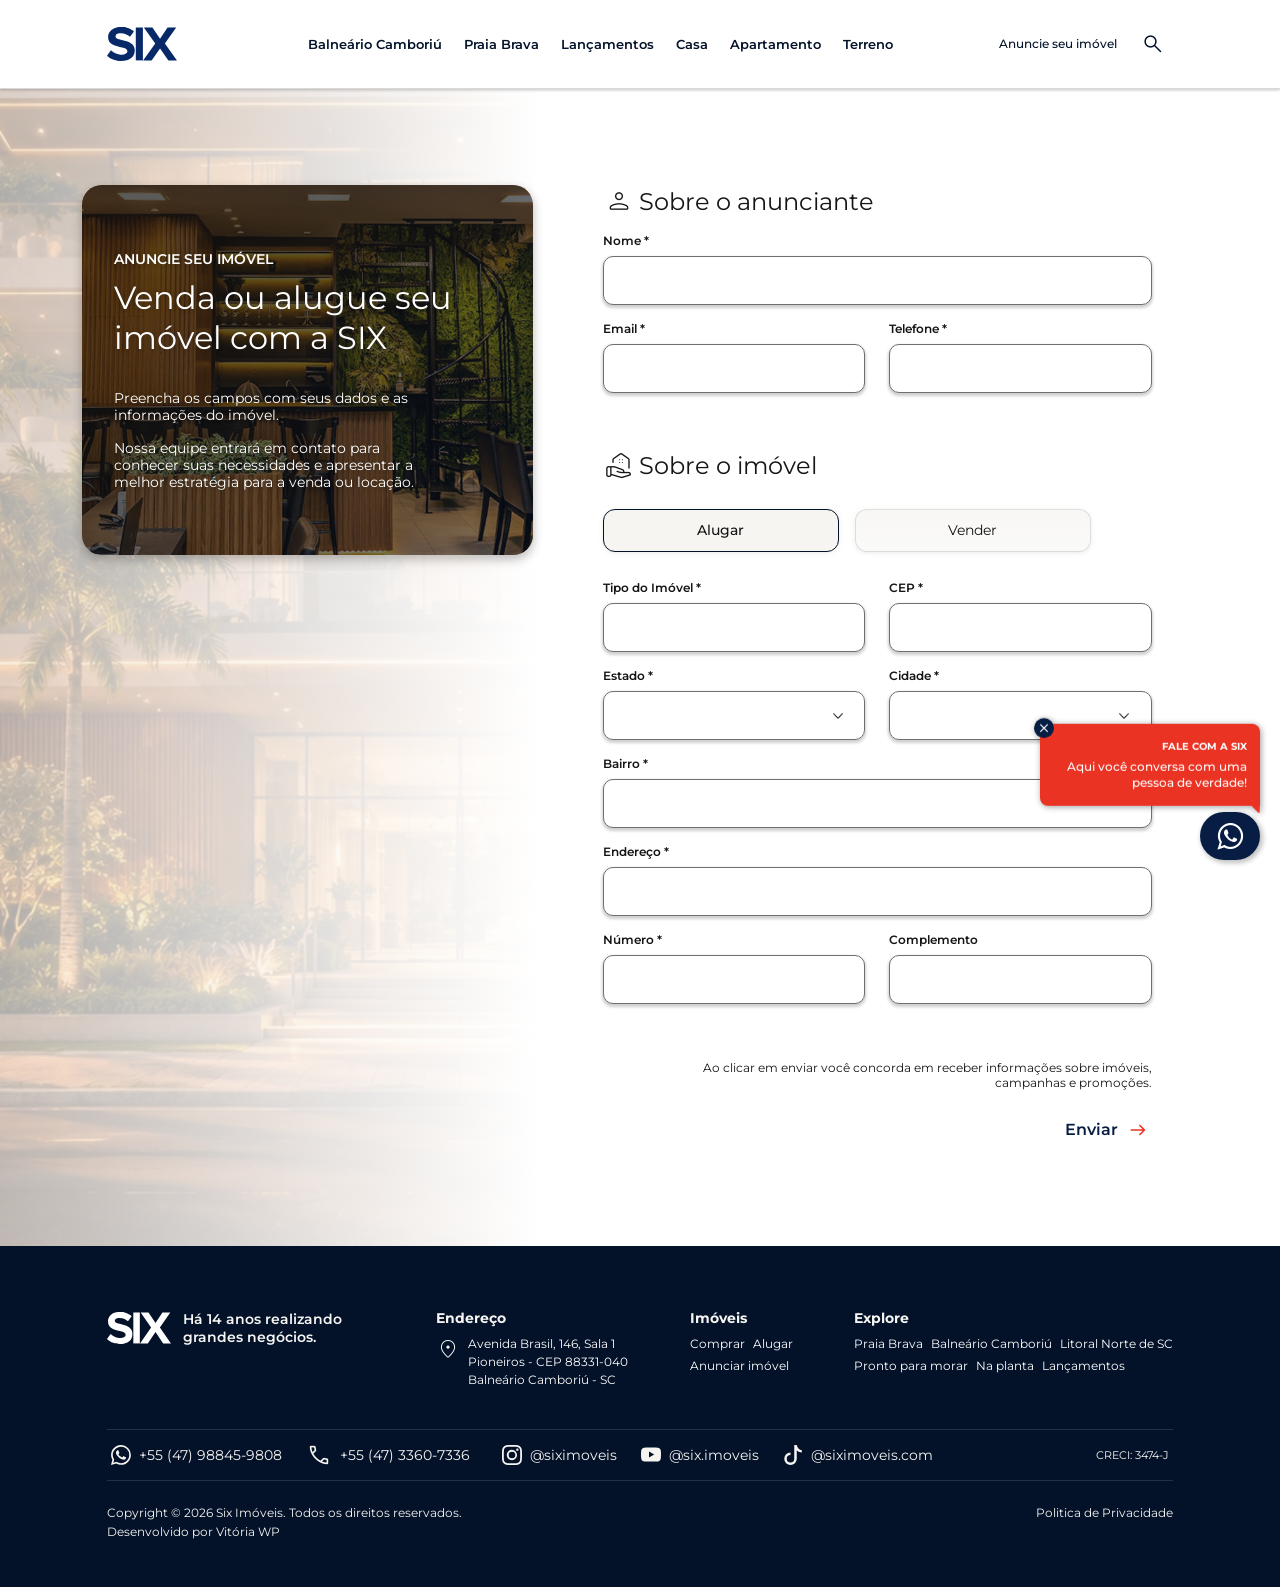
<file: anuncie.html>
<!DOCTYPE html>
<html data-bs-theme="light" lang="pt-br">

<head>
    <meta charset="utf-8">
    <meta name="viewport" content="width=device-width, initial-scale=1.0, shrink-to-fit=no">
    <title>six-imoveis</title>
    <link rel="apple-touch-icon" type="image/png" sizes="180x180" href="https://vwp-dev.github.io/six-imoveis/assets/img/favicon/icon-180.png?h=b3e4c060cfcfaf40dd4bd05ecbf06dbb">
    <link rel="icon" type="image/png" sizes="24x18" href="https://vwp-dev.github.io/six-imoveis/assets/img/favicon/icon-16.png?h=b3e4c060cfcfaf40dd4bd05ecbf06dbb">
    <link rel="icon" type="image/png" sizes="38x32" href="https://vwp-dev.github.io/six-imoveis/assets/img/favicon/icon-32.png?h=b3e4c060cfcfaf40dd4bd05ecbf06dbb">
    <link rel="icon" type="image/png" sizes="180x180" href="https://vwp-dev.github.io/six-imoveis/assets/img/favicon/icon-180.png?h=b3e4c060cfcfaf40dd4bd05ecbf06dbb">
    <link rel="icon" type="image/png" sizes="192x192" href="https://vwp-dev.github.io/six-imoveis/assets/img/favicon/icon-192.png?h=5f967e8ef428de477c094c6b06216f01">
    <link rel="icon" type="image/png" sizes="512x512" href="https://vwp-dev.github.io/six-imoveis/assets/img/favicon/icon-512.png?h=5f967e8ef428de477c094c6b06216f01">
    <link rel="stylesheet" href="https://vwp-dev.github.io/six-imoveis/assets/bootstrap/css/bootstrap.min.css?h=1b1cb0e2be9a21f091a87691f20c6300">
    <link rel="stylesheet" href="https://vwp-dev.github.io/six-imoveis/assets/fonts/font-awesome.min.css?h=33fe6d8f3148d10c2ff7ce3ff095dd41">
    <link rel="stylesheet" href="https://vwp-dev.github.io/six-imoveis/assets/css/styles.min.css?h=949f4815f7901911ba6105756b96833a">
    <link rel="stylesheet" href="https://fonts.googleapis.com/css2?family=Material+Symbols+Rounded:opsz,wght,FILL,GRAD@20..48,100..700,0..1,-50..200">
</head>

<body class="announce-page">
    <div class="six-navbar" data-npp-widget="Menu">
        <nav class="navbar navbar-expand-lg">
            <div class="container-fluid"><a class="navbar-brand six-navbar__brand" href="/six-imoveis/index.html"><br><img class="img-fluid" width="1055" height="523" src="https://vwp-dev.github.io/six-imoveis/assets/img/logo-azul.svg?h=97219b4d55f92b9ffeee1691561ae479"></a>
                <div class="six-navbar__actions"><a class="six-navbar__announce" href="/six-imoveis/anuncie.html">Anuncie seu imóvel</a><a class="six-navbar__icon-button" href="#" data-bs-toggle="offcanvas" data-bs-target="#six-top-filters"><span class="material-symbols-rounded regular">search</span></a></div><button class="btn navbar-toggler" type="button" data-bs-toggle="offcanvas" data-bs-target="#sixNavbarMenuMobile"><span class="material-symbols-rounded">menu</span></button>
                <div class="collapse navbar-collapse" id="sixNavbarMenu">
                    <ul class="navbar-nav six-navbar__navbar-nav">
                        <li class="nav-item"><a class="nav-link" href="#" data-bs-target="#six-top-filters" data-bs-toggle="offcanvas">Balneário Camboriú</a></li>
                        <li class="nav-item"><a class="nav-link" href="#" data-bs-target="#six-top-filters" data-bs-toggle="offcanvas">Praia Brava</a></li>
                        <li class="nav-item"><a class="nav-link" href="#" data-bs-target="#six-top-filters" data-bs-toggle="offcanvas">Lançamentos</a></li>
                        <li class="nav-item"><a class="nav-link" href="#" data-bs-target="#six-top-filters" data-bs-toggle="offcanvas">Casa</a></li>
                        <li class="nav-item"><a class="nav-link" href="#" data-bs-target="#six-top-filters" data-bs-toggle="offcanvas">Apartamento</a></li>
                        <li class="nav-item"><a class="nav-link" href="#" data-bs-target="#six-top-filters" data-bs-toggle="offcanvas">Terreno</a></li>
                    </ul>
                </div>
            </div>
        </nav>
        <div class="offcanvas offcanvas-start" tabindex="-1" id="sixNavbarMenuMobile">
            <div class="offcanvas-header"><a class="navbar-brand six-navbar__brand" href="#"><br><img class="img-fluid" width="1055" height="523" src="https://vwp-dev.github.io/six-imoveis/assets/img/logo-azul.svg?h=97219b4d55f92b9ffeee1691561ae479"></a><button class="btn btn-close material-symbols-rounded" type="button" aria-label="Fechar" data-bs-dismiss="offcanvas" data-bs-target="#sixNavbarMenuMobile">close</button></div>
            <div class="offcanvas-body">
                <ul class="nav six-navbar__navbar-nav">
                    <li class="nav-item"><a class="nav-link" href="#"><span class="material-symbols-rounded regular">chevron_forward</span>Balneário Camboriú</a></li>
                    <li class="nav-item"><a class="nav-link" href="#"><span class="material-symbols-rounded regular">chevron_forward</span>Praia Brava</a></li>
                    <li class="nav-item"><a class="nav-link" href="#"><span class="material-symbols-rounded regular">chevron_forward</span>Lançamentos</a></li>
                    <li class="nav-item"><a class="nav-link" href="#"><span class="material-symbols-rounded regular">chevron_forward</span>Casa</a></li>
                    <li class="nav-item"><a class="nav-link" href="#"><span class="material-symbols-rounded regular">chevron_forward</span>Apartamento</a></li>
                    <li class="nav-item"><a class="nav-link" href="#"><span class="material-symbols-rounded regular">chevron_forward</span>Terreno</a></li>
                    <li class="nav-item"><a class="nav-link button" href="#"><span class="material-symbols-rounded left">real_estate_agent</span>Anuncie seu imóvel</a></li>
                </ul>
                <div class="six-navbar__contact-links-wrapper">
                    <div class="six-navbar__contact-link"><span class="six-navbar__contact-link__icon"><svg class="bi bi-whatsapp" xmlns="http://www.w3.org/2000/svg" width="1em" height="1em" fill="currentColor" viewBox="0 0 16 16">
                                <path d="M13.601 2.326A7.85 7.85 0 0 0 7.994 0C3.627 0 .068 3.558.064 7.926c0 1.399.366 2.76 1.057 3.965L0 16l4.204-1.102a7.9 7.9 0 0 0 3.79.965h.004c4.368 0 7.926-3.558 7.93-7.93A7.9 7.9 0 0 0 13.6 2.326zM7.994 14.521a6.6 6.6 0 0 1-3.356-.92l-.24-.144-2.494.654.666-2.433-.156-.251a6.56 6.56 0 0 1-1.007-3.505c0-3.626 2.957-6.584 6.591-6.584a6.56 6.56 0 0 1 4.66 1.931 6.56 6.56 0 0 1 1.928 4.66c-.004 3.639-2.961 6.592-6.592 6.592m3.615-4.934c-.197-.099-1.17-.578-1.353-.646-.182-.065-.315-.099-.445.099-.133.197-.513.646-.627.775-.114.133-.232.148-.43.05-.197-.1-.836-.308-1.592-.985-.59-.525-.985-1.175-1.103-1.372-.114-.198-.011-.304.088-.403.087-.088.197-.232.296-.346.1-.114.133-.198.198-.33.065-.134.034-.248-.015-.347-.05-.099-.445-1.076-.612-1.47-.16-.389-.323-.335-.445-.34-.114-.007-.247-.007-.38-.007a.73.73 0 0 0-.529.247c-.182.198-.691.677-.691 1.654s.71 1.916.81 2.049c.098.133 1.394 2.132 3.383 2.992.47.205.84.326 1.129.418.475.152.904.129 1.246.08.38-.058 1.171-.48 1.338-.943.164-.464.164-.86.114-.943-.049-.084-.182-.133-.38-.232"></path>
                            </svg></span><a href="#" target="_blank">+55 (47) 98845-9808</a></div>
                    <div class="six-navbar__contact-link"><span class="material-symbols-rounded regular six-navbar__contact-link__icon" style="transform: scaleX(-1);">phone_enabled</span><a href="#" target="_blank">+55 (47) 3360-7336</a></div>
                </div>
            </div>
        </div>
    </div>
    <main>
        <section class="header-section">
            <div class="annouce-page__background">
                <div class="annouce-page__background-gradient"></div>
            </div>
            <div class="container">
                <div class="row">
                    <div class="col-12 col-md-6 col-lg-5 col-xl-5 section__header-column">
                        <div class="section__header-wrapper">
                            <div class="section__header">
                                <p class="section__header__title">Anuncie seu imóvel</p>
                                <h1 class="section__header__subtitle">Venda ou alugue seu imóvel com a SIX</h1>
                                <div class="section__header__text-wrapper">
                                    <p class="section__header__text">Preencha os campos com seus dados e as informações do imóvel. </p>
                                    <p class="section__header__text">Nossa equipe entrará em contato para conhecer suas necessidades e apresentar a melhor estratégia para a venda ou locação. </p>
                                </div>
                            </div>
                        </div>
                    </div>
                    <div class="col-12 col-md-6 col-lg-7">
                        <form id="announce-form" class="contact__form nwc-loading" data-nwl-email="true" data-nwl-subject="5">
                            <fieldset>
                                <div class="row">
                                    <div class="col-12">
                                        <legend><span class="material-symbols-rounded">person</span>Sobre o&nbsp;anunciante</legend>
                                    </div>
                                    <div class="col-12"><label class="col-form-label nwc-field"><span class="nwc-field__label">Nome *</span><input class="form-control nwc-field__input" type="text" name="Nome" required=""></label></div>
                                    <div class="col-12 col-lg-6"><label class="col-form-label nwc-field"><span class="nwc-field__label">Email *</span><input class="form-control nwc-field__input" type="email" name="Email" required=""></label></div>
                                    <div class="col-12 col-lg-6"><label class="col-form-label nwc-field"><span class="nwc-field__label">Telefone *</span><input class="form-control nwc-field__input" type="text" name="Telefone" required="" data-nwc-mask="+55 (00) 0000-0000,+55 (00) 00000-0000" autocomplete="off" data-1p-ignore="true" inputmode="numeric"><input class="form-control nwc-field__find-out" type="text" placeholder="Como conheceu" name="como-conheceu" tabindex="-1"></label></div>
                                </div>
                            </fieldset>
                            <fieldset>
                                <div class="row">
                                    <div class="col-12">
                                        <legend><span class="material-symbols-rounded">real_estate_agent</span>Sobre o&nbsp;imóvel</legend>
                                    </div>
                                    <div class="col-12">
                                        <div class="nwc-radio-buttons-wrapper"><label class="form-label nwc-checkbox"><input type="radio" id="rent" class="form-check-input" name="Operação" value="Aluguel" required="" checked=""><span class="nwc-checkbox__label">Alugar</span></label><label class="form-label nwc-checkbox"><input type="radio" id="sell" class="form-check-input" name="Operação" value="Venda" required=""><span class="nwc-checkbox__label">Vender</span></label></div>
                                    </div>
                                    <div class="col-12 col-lg-6"><label class="col-form-label nwc-field"><span class="nwc-field__label">Tipo do Imóvel *</span><input class="form-control nwc-field__input" type="text" name="Tipo imóvel" required=""></label></div>
                                    <div class="col-12 col-lg-6"><label class="col-form-label nwc-field"><span class="nwc-field__label">CEP *</span><input class="form-control nwc-field__input" type="text" id="zip-code" name="zipCode" required="" autocomplete="off" data-1p-ignore="true" data-nwc-mask="00000-000"></label></div>
                                    <div class="col-12 col-lg-6"><label class="col-form-label nwc-field"><span class="nwc-field__label">Estado *</span><select class="form-select nwc-field__input" name="state" required="">
                                                <option value=""></option>
                                                <option value="1">AC</option>
                                                <option value="2">AL</option>
                                                <option value="3">AM</option>
                                                <option value="4">AP</option>
                                                <option value="5">BA</option>
                                                <option value="6">CE</option>
                                                <option value="7">DF</option>
                                                <option value="8">ES</option>
                                                <option value="9">GO</option>
                                                <option value="10">MA</option>
                                                <option value="11">MG</option>
                                                <option value="12">MS</option>
                                                <option value="13">MT</option>
                                                <option value="14">PA</option>
                                                <option value="15">PB</option>
                                                <option value="16">PE</option>
                                                <option value="17">PI</option>
                                                <option value="18">PR</option>
                                                <option value="19">RJ</option>
                                                <option value="20">RN</option>
                                                <option value="21">RO</option>
                                                <option value="22">RR</option>
                                                <option value="23">RS</option>
                                                <option value="24">SC</option>
                                                <option value="25">SE</option>
                                                <option value="26">SP</option>
                                                <option value="27">TO</option>
                                            </select></label></div>
                                    <div class="col-12 col-lg-6"><label class="col-form-label nwc-field"><span class="nwc-field__label">Cidade *</span><select class="form-select nwc-field__input" name="city" required="">
                                                <option value=""></option>
                                            </select></label></div>
                                    <div class="col-12"><label class="col-form-label nwc-field"><span class="nwc-field__label">Bairro *</span><input class="form-control nwc-field__input" type="text" name="Bairro" required=""></label></div>
                                    <div class="col-12"><label class="col-form-label nwc-field"><span class="nwc-field__label">Endereço *</span><input class="form-control nwc-field__input" type="text" name="address" required=""></label></div>
                                    <div class="col col-md-12 col-lg-6"><label class="col-form-label nwc-field"><span class="nwc-field__label">Número *</span><input class="form-control nwc-field__input" type="text" name="Número" required=""></label></div>
                                    <div class="col-7 col-sm-7 col-md-12 col-lg-6"><label class="col-form-label nwc-field"><span class="nwc-field__label">Complemento</span><input class="form-control nwc-field__input" type="text" name="Complemento"></label></div>
                                </div>
                            </fieldset>
                            <div class="col">
                                <p class="nwc-form__terms">Ao clicar em enviar você concorda em receber informações sobre imóveis, campanhas e promoções.</p>
                            </div>
                            <div class="col nwc-form__submit-column"><button class="btn btn-primary" type="submit"><span>Enviar</span><span class="material-symbols-rounded regular">arrow_right_alt</span><span class="spinner-border spinner-border-sm" role="status"></span></button></div>
                        </form>
                    </div>
                </div>
            </div>
        </section>
    </main>
    <footer>
        <div class="container-fluid">
            <div class="row six-footer__main-row">
                <div class="col-12 col-lg-3 col-xl-auto col-xxl-3 six-footer__brand-column">
                    <div>
                        <div><a class="six-footer__brand-column__brand" href="/six-imoveis/index.html"><img width="1055" height="523" src="https://vwp-dev.github.io/six-imoveis/assets/img/logo-branca.svg?h=d3f297437c9824696051bc83d61cfc0f"></a>
                            <p class="six-footer__brand-column__creci">CRECI: 3474-J</p>
                        </div>
                        <p class="six-footer__brand-column__phrase"><span>Há 14 anos realizando</span><span>grandes negócios.</span></p>
                    </div>
                </div>
                <div class="col-12 col-lg-auto col-xl col-xxl six-footer__address-column">
                    <div class="six-footer__item-wrapper">
                        <div>
                            <h2 class="six-footer__title">Endereço</h2>
                            <div class="six-footer__address-link"><span class="six-footer__address-link__icon material-symbols-rounded">location_on</span><a class="six-footer__link" href="#" target="_blank">Avenida Brasil, 146, Sala 1<br>Pioneiros - CEP 88331-040<br>Balneário Camboriú - SC</a></div>
                        </div>
                    </div>
                </div>
                <div class="col-12 col-lg col-xl-6 col-xxl-6 six-footer__navigation-column">
                    <div id="six-footer__navigation-column--desktop">
                        <div class="six-footer__item-wrapper">
                            <div>
                                <h2 class="six-footer__title">Imóveis</h2>
                                <div class="six-footer__item__links-wrapper">
                                    <div class="six-footer__item__links-line"><a class="six-footer__link" href="#">Comprar</a><a class="six-footer__link" href="#">Alugar</a></div>
                                    <div class="six-footer__item__links-line"><a class="six-footer__link" href="#">Anunciar imóvel</a></div>
                                </div>
                            </div>
                        </div>
                        <div class="six-footer__item-wrapper">
                            <div>
                                <h2 class="six-footer__title">Explore</h2>
                                <div class="six-footer__item__links-wrapper">
                                    <div class="six-footer__item__links-line"><a class="six-footer__link" href="#">Praia Brava</a><a class="six-footer__link" href="#">Balneário Camboriú</a><a class="six-footer__link" href="#">Litoral Norte de SC</a></div>
                                    <div class="six-footer__item__links-line"><a class="six-footer__link" href="#">Pronto para morar</a><a class="six-footer__link" href="#">Na planta</a><a class="six-footer__link" href="#">Lançamentos</a></div>
                                </div>
                            </div>
                        </div>
                    </div>
                    <div class="accordion" role="tablist" id="six-footer__navigation-column--mobile">
                        <div class="accordion-item">
                            <h2 class="accordion-header" role="tab"><button class="accordion-button collapsed six-footer__title" type="button" data-bs-toggle="collapse" data-bs-target="#six-footer__navigation-column--mobile .item-1" aria-expanded="false" aria-controls="six-footer__navigation-column--mobile .item-1">Imóveis</button></h2>
                            <div class="accordion-collapse collapse item-1" role="tabpanel">
                                <div class="accordion-body">
                                    <div class="six-footer__navigation-link"><span class="six-footer__navigation-link__icon material-symbols-rounded">keyboard_arrow_right</span><a href="/six-imoveis/imoveis.html" target="_blank">Alugar</a></div>
                                    <div class="six-footer__navigation-link"><span class="six-footer__navigation-link__icon material-symbols-rounded">keyboard_arrow_right</span><a href="/six-imoveis/imoveis.html" target="_blank">Comprar</a></div>
                                    <div class="six-footer__navigation-link"><span class="six-footer__navigation-link__icon material-symbols-rounded">keyboard_arrow_right</span><a href="/six-imoveis/anuncie.html" target="_blank">Anunciar imóvel</a></div>
                                </div>
                            </div>
                        </div>
                        <div class="accordion-item">
                            <h2 class="accordion-header" role="tab"><button class="accordion-button collapsed six-footer__title" type="button" data-bs-toggle="collapse" data-bs-target="#six-footer__navigation-column--mobile .item-2" aria-expanded="false" aria-controls="six-footer__navigation-column--mobile .item-2">Explore</button></h2>
                            <div class="accordion-collapse collapse item-2" role="tabpanel">
                                <div class="accordion-body">
                                    <div class="six-footer__navigation-link"><span class="six-footer__navigation-link__icon material-symbols-rounded">keyboard_arrow_right</span><a href="#" data-bs-target="#six-top-filters" data-bs-toggle="offcanvas">Praia Brava</a></div>
                                    <div class="six-footer__navigation-link"><span class="six-footer__navigation-link__icon material-symbols-rounded">keyboard_arrow_right</span><a href="#" data-bs-target="#six-top-filters" data-bs-toggle="offcanvas">Balneário Camboriú</a></div>
                                    <div class="six-footer__navigation-link"><span class="six-footer__navigation-link__icon material-symbols-rounded">keyboard_arrow_right</span><a href="#" data-bs-target="#six-top-filters" data-bs-toggle="offcanvas">Litoral Norte de SC</a></div>
                                    <div class="six-footer__navigation-link"><span class="six-footer__navigation-link__icon material-symbols-rounded">keyboard_arrow_right</span><a href="#" data-bs-target="#six-top-filters" data-bs-toggle="offcanvas">Lançamentos</a></div>
                                    <div class="six-footer__navigation-link"><span class="six-footer__navigation-link__icon material-symbols-rounded">keyboard_arrow_right</span><a href="#" data-bs-target="#six-top-filters" data-bs-toggle="offcanvas">Na planta</a></div>
                                    <div class="six-footer__navigation-link"><span class="six-footer__navigation-link__icon material-symbols-rounded">keyboard_arrow_right</span><a href="#" data-bs-target="#six-top-filters" data-bs-toggle="offcanvas">Pronto para morar</a></div>
                                </div>
                            </div>
                        </div>
                    </div>
                </div>
                <div class="col-12 col-lg-auto six-footer__contact-column six-footer__contact-column--phone">
                    <div class="six-footer__contact-links">
                        <div class="six-footer__contact-link"><span class="six-footer__contact-link__icon"><svg class="bi bi-whatsapp" xmlns="http://www.w3.org/2000/svg" width="1em" height="1em" fill="currentColor" viewBox="0 0 16 16">
                                    <path d="M13.601 2.326A7.85 7.85 0 0 0 7.994 0C3.627 0 .068 3.558.064 7.926c0 1.399.366 2.76 1.057 3.965L0 16l4.204-1.102a7.9 7.9 0 0 0 3.79.965h.004c4.368 0 7.926-3.558 7.93-7.93A7.9 7.9 0 0 0 13.6 2.326zM7.994 14.521a6.6 6.6 0 0 1-3.356-.92l-.24-.144-2.494.654.666-2.433-.156-.251a6.56 6.56 0 0 1-1.007-3.505c0-3.626 2.957-6.584 6.591-6.584a6.56 6.56 0 0 1 4.66 1.931 6.56 6.56 0 0 1 1.928 4.66c-.004 3.639-2.961 6.592-6.592 6.592m3.615-4.934c-.197-.099-1.17-.578-1.353-.646-.182-.065-.315-.099-.445.099-.133.197-.513.646-.627.775-.114.133-.232.148-.43.05-.197-.1-.836-.308-1.592-.985-.59-.525-.985-1.175-1.103-1.372-.114-.198-.011-.304.088-.403.087-.088.197-.232.296-.346.1-.114.133-.198.198-.33.065-.134.034-.248-.015-.347-.05-.099-.445-1.076-.612-1.47-.16-.389-.323-.335-.445-.34-.114-.007-.247-.007-.38-.007a.73.73 0 0 0-.529.247c-.182.198-.691.677-.691 1.654s.71 1.916.81 2.049c.098.133 1.394 2.132 3.383 2.992.47.205.84.326 1.129.418.475.152.904.129 1.246.08.38-.058 1.171-.48 1.338-.943.164-.464.164-.86.114-.943-.049-.084-.182-.133-.38-.232"></path>
                                </svg></span><a href="#" target="_blank">+55 (47) 98845-9808</a></div>
                        <div class="six-footer__contact-link"><span class="six-footer__contact-link__icon material-symbols-rounded regular" style="transform: scaleX(-1);">phone_enabled</span><a href="#" target="_blank">+55 (47) 3360-7336</a></div>
                    </div>
                </div>
                <div class="col-12 col-lg-auto six-footer__contact-column six-footer__contact-column--social-media">
                    <div class="six-footer__contact-links">
                        <div class="six-footer__contact-link"><span class="six-footer__contact-link__icon"><svg class="bi bi-instagram" xmlns="http://www.w3.org/2000/svg" width="1em" height="1em" fill="currentColor" viewBox="0 0 16 16">
                                    <path d="M8 0C5.829 0 5.556.01 4.703.048 3.85.088 3.269.222 2.76.42a3.9 3.9 0 0 0-1.417.923A3.9 3.9 0 0 0 .42 2.76C.222 3.268.087 3.85.048 4.7.01 5.555 0 5.827 0 8.001c0 2.172.01 2.444.048 3.297.04.852.174 1.433.372 1.942.205.526.478.972.923 1.417.444.445.89.719 1.416.923.51.198 1.09.333 1.942.372C5.555 15.99 5.827 16 8 16s2.444-.01 3.298-.048c.851-.04 1.434-.174 1.943-.372a3.9 3.9 0 0 0 1.416-.923c.445-.445.718-.891.923-1.417.197-.509.332-1.09.372-1.942C15.99 10.445 16 10.173 16 8s-.01-2.445-.048-3.299c-.04-.851-.175-1.433-.372-1.941a3.9 3.9 0 0 0-.923-1.417A3.9 3.9 0 0 0 13.24.42c-.51-.198-1.092-.333-1.943-.372C10.443.01 10.172 0 7.998 0zm-.717 1.442h.718c2.136 0 2.389.007 3.232.046.78.035 1.204.166 1.486.275.373.145.64.319.92.599s.453.546.598.92c.11.281.24.705.275 1.485.039.843.047 1.096.047 3.231s-.008 2.389-.047 3.232c-.035.78-.166 1.203-.275 1.485a2.5 2.5 0 0 1-.599.919c-.28.28-.546.453-.92.598-.28.11-.704.24-1.485.276-.843.038-1.096.047-3.232.047s-2.39-.009-3.233-.047c-.78-.036-1.203-.166-1.485-.276a2.5 2.5 0 0 1-.92-.598 2.5 2.5 0 0 1-.6-.92c-.109-.281-.24-.705-.275-1.485-.038-.843-.046-1.096-.046-3.233s.008-2.388.046-3.231c.036-.78.166-1.204.276-1.486.145-.373.319-.64.599-.92s.546-.453.92-.598c.282-.11.705-.24 1.485-.276.738-.034 1.024-.044 2.515-.045zm4.988 1.328a.96.96 0 1 0 0 1.92.96.96 0 0 0 0-1.92m-4.27 1.122a4.109 4.109 0 1 0 0 8.217 4.109 4.109 0 0 0 0-8.217m0 1.441a2.667 2.667 0 1 1 0 5.334 2.667 2.667 0 0 1 0-5.334"></path>
                                </svg></span><a href="#" target="_blank">@siximoveis</a></div>
                        <div class="six-footer__contact-link"><span class="six-footer__contact-link__icon"><svg class="bi bi-youtube" xmlns="http://www.w3.org/2000/svg" width="1em" height="1em" fill="currentColor" viewBox="0 0 16 16">
                                    <path d="M8.051 1.999h.089c.822.003 4.987.033 6.11.335a2.01 2.01 0 0 1 1.415 1.42c.101.38.172.883.22 1.402l.01.104.022.26.008.104c.065.914.073 1.77.074 1.957v.075c-.001.194-.01 1.108-.082 2.06l-.008.105-.009.104c-.05.572-.124 1.14-.235 1.558a2.01 2.01 0 0 1-1.415 1.42c-1.16.312-5.569.334-6.18.335h-.142c-.309 0-1.587-.006-2.927-.052l-.17-.006-.087-.004-.171-.007-.171-.007c-1.11-.049-2.167-.128-2.654-.26a2.01 2.01 0 0 1-1.415-1.419c-.111-.417-.185-.986-.235-1.558L.09 9.82l-.008-.104A31 31 0 0 1 0 7.68v-.123c.002-.215.01-.958.064-1.778l.007-.103.003-.052.008-.104.022-.26.01-.104c.048-.519.119-1.023.22-1.402a2.01 2.01 0 0 1 1.415-1.42c.487-.13 1.544-.21 2.654-.26l.17-.007.172-.006.086-.003.171-.007A100 100 0 0 1 7.858 2zM6.4 5.209v4.818l4.157-2.408z"></path>
                                </svg></span><a href="#" target="_blank">@six.imoveis</a></div>
                        <div class="six-footer__contact-link"><span class="six-footer__contact-link__icon"><svg class="bi bi-tiktok" xmlns="http://www.w3.org/2000/svg" width="1em" height="1em" fill="currentColor" viewBox="0 0 16 16">
                                    <path d="M9 0h1.98c.144.715.54 1.617 1.235 2.512C12.895 3.389 13.797 4 15 4v2c-1.753 0-3.07-.814-4-1.829V11a5 5 0 1 1-5-5v2a3 3 0 1 0 3 3z"></path>
                                </svg></span><a href="#" target="_blank">@siximoveis.com</a></div>
                    </div>
                </div>
                <div class="col six-footer__creci-desktop-column">
                    <p class="six-footer__creci-desktop">CRECI: 3474-J</p>
                </div>
            </div>
            <div class="row six-footer__bottom-row">
                <div class="col-12">
                    <div class="six-footer__privacy-police-wrapper"><a class="six-footer__privacy-police" href="politica-privacidade">Politica de Privacidade</a>
                        <p class="six-footer__developed-by--mobile">Desenvolvido por&nbsp;<a href="#" target="_blank">Vitória WP</a></p>
                    </div>
                    <p class="six-footer__copyright"><span>Copyright © <span data-npp-year="true">2026</span>&nbsp;Six Imóveis.&nbsp;</span><span>Todos os direitos reservados.</span></p>
                    <p class="six-footer__developed-by--desktop">Desenvolvido por&nbsp;<a href="#" target="_blank">Vitória WP</a></p>
                </div>
            </div>
        </div>
    </footer>
    <div>
        <div class="nwc-snackbar" data-npp-widget="snackbar"><span class="nwc-snackbar-message">Text</span><span class="material-symbols-rounded nwc-snackbar-close" aria-label="Fechar mensagem">close</span></div>
        <div class="offcanvas offcanvas-top six-filters" tabindex="-1" data-bs-scroll="true" id="six-top-filters">
            <div class="container-fluid">
                <div class="offcanvas-header">
                    <h2 class="offcanvas-title">Filtros</h2><button class="btn btn-close material-symbols-rounded" type="button" aria-label="Close" data-bs-dismiss="offcanvas" data-bs-target="#six-top-filters">close</button>
                    <div class="six-filters__search-field"><input type="search" class="search-build" placeholder="Digite sua busca" name="q"><button class="btn six-filters__search-field__action-button" type="submit"><span class="material-symbols-rounded">search</span></button></div>
                </div>
                <div class="offcanvas-body six-scrollbar">
                    <div class="six-filters__item">
                        <div class="six-filters__search-field"><input type="search" class="search-build" placeholder="Digite sua busca" name="q"><button class="btn six-filters__search-field__action-button" type="submit"><span class="material-symbols-rounded">search</span></button></div>
                    </div>
                    <div class="six-filters__item">
                        <h3 class="six-filters__item__title"><span class="material-symbols-rounded">arrow_forward</span>Você deseja Comprar ou Alugar?</h3>
                        <ul class="six-filters__item__body">
                            <li><label class="form-label nwc-checkbox"><input type="checkbox" class="form-check-input" name="nwlCheckbox"><span class="nwc-checkbox__label">Comprar</span></label></li>
                            <li><label class="form-label nwc-checkbox"><input type="checkbox" class="form-check-input" name="nwlCheckbox"><span class="nwc-checkbox__label">Alugar</span></label></li>
                        </ul>
                    </div>
                    <div class="six-filters__item">
                        <h3 class="six-filters__item__title"><span class="material-symbols-rounded">map</span>Localização</h3>
                        <ul class="six-filters__item__body">
                            <li><label class="form-label nwc-checkbox"><input type="checkbox" class="form-check-input" name="nwlCheckbox"><span class="nwc-checkbox__label">Balneário Camboriú</span></label></li>
                            <li><label class="form-label nwc-checkbox"><input type="checkbox" class="form-check-input" name="nwlCheckbox"><span class="nwc-checkbox__label">Itajaí</span></label></li>
                            <li><label class="form-label nwc-checkbox"><input type="checkbox" class="form-check-input" name="nwlCheckbox"><span class="nwc-checkbox__label">Camboriú</span></label></li>
                        </ul>
                    </div>
                    <div class="six-filters__item">
                        <h3 class="six-filters__item__title"><span class="material-symbols-rounded">my_location</span>Região de interesse</h3>
                        <ul class="six-filters__item__body">
                            <li><label class="form-label nwc-checkbox"><input type="checkbox" class="form-check-input" name="nwlCheckbox"><span class="nwc-checkbox__label">Ariribá</span></label></li>
                            <li><label class="form-label nwc-checkbox"><input type="checkbox" class="form-check-input" name="nwlCheckbox"><span class="nwc-checkbox__label">Bairro da Barra</span></label></li>
                            <li><label class="form-label nwc-checkbox"><input type="checkbox" class="form-check-input" name="nwlCheckbox"><span class="nwc-checkbox__label">Barra Sul</span></label></li>
                            <li><label class="form-label nwc-checkbox"><input type="checkbox" class="form-check-input" name="nwlCheckbox"><span class="nwc-checkbox__label">Pioneiros</span></label></li>
                            <li><label class="form-label nwc-checkbox"><input type="checkbox" class="form-check-input" name="nwlCheckbox"><span class="nwc-checkbox__label">Praia dos Amores</span></label></li>
                            <li><label class="form-label nwc-checkbox"><input type="checkbox" class="form-check-input" name="nwlCheckbox"><span class="nwc-checkbox__label">Praia dos Amores</span></label></li>
                            <li><label class="form-label nwc-checkbox"><input type="checkbox" class="form-check-input" name="nwlCheckbox"><span class="nwc-checkbox__label">Quadra Mar Norte</span></label></li>
                            <li><label class="form-label nwc-checkbox"><input type="checkbox" class="form-check-input" name="nwlCheckbox"><span class="nwc-checkbox__label">São Judas Tadeu</span></label></li>
                            <li><label class="form-label nwc-checkbox"><input type="checkbox" class="form-check-input" name="nwlCheckbox"><span class="nwc-checkbox__label">Vila Real</span></label></li>
                            <li><label class="form-label nwc-checkbox"><input type="checkbox" class="form-check-input" name="nwlCheckbox"><span class="nwc-checkbox__label">Santa Regina</span></label></li>
                            <li><label class="form-label nwc-checkbox"><input type="checkbox" class="form-check-input" name="nwlCheckbox"><span class="nwc-checkbox__label">Fazenda</span></label></li>
                            <li><label class="form-label nwc-checkbox"><input type="checkbox" class="form-check-input" name="nwlCheckbox"><span class="nwc-checkbox__label">Praia Brava</span></label></li>
                        </ul>
                    </div>
                    <div class="six-filters__item">
                        <h3 class="six-filters__item__title"><span class="material-symbols-rounded">home_work</span>Tipo de Imóvel</h3>
                        <ul class="six-filters__item__body">
                            <li><label class="form-label nwc-checkbox"><input type="checkbox" class="form-check-input" name="nwlCheckbox"><span class="nwc-checkbox__label">Apartamento</span></label></li>
                            <li><label class="form-label nwc-checkbox"><input type="checkbox" class="form-check-input" name="nwlCheckbox"><span class="nwc-checkbox__label">Apartamento Duplex</span></label></li>
                            <li><label class="form-label nwc-checkbox"><input type="checkbox" class="form-check-input" name="nwlCheckbox"><span class="nwc-checkbox__label">Apartamento Garden</span></label></li>
                            <li><label class="form-label nwc-checkbox"><input type="checkbox" class="form-check-input" name="nwlCheckbox"><span class="nwc-checkbox__label">Apartamento Triplex</span></label></li>
                            <li><label class="form-label nwc-checkbox"><input type="checkbox" class="form-check-input" name="nwlCheckbox"><span class="nwc-checkbox__label">Casa</span></label></li>
                            <li><label class="form-label nwc-checkbox"><input type="checkbox" class="form-check-input" name="nwlCheckbox"><span class="nwc-checkbox__label">Cobertura</span></label></li>
                            <li><label class="form-label nwc-checkbox"><input type="checkbox" class="form-check-input" name="nwlCheckbox"><span class="nwc-checkbox__label">Cobertura Duplex</span></label></li>
                            <li><label class="form-label nwc-checkbox"><input type="checkbox" class="form-check-input" name="nwlCheckbox"><span class="nwc-checkbox__label">Galpão Industrial</span></label></li>
                            <li><label class="form-label nwc-checkbox"><input type="checkbox" class="form-check-input" name="nwlCheckbox"><span class="nwc-checkbox__label">Loft</span></label></li>
                            <li><label class="form-label nwc-checkbox"><input type="checkbox" class="form-check-input" name="nwlCheckbox"><span class="nwc-checkbox__label">Sala</span></label></li>
                            <li><label class="form-label nwc-checkbox"><input type="checkbox" class="form-check-input" name="nwlCheckbox"><span class="nwc-checkbox__label">Terreno</span></label></li>
                        </ul>
                    </div>
                    <div class="six-filters__item">
                        <h3 class="six-filters__item__title"><span class="material-symbols-rounded">bed</span>Quartos</h3>
                        <ul class="six-filters__item__body">
                            <li><label class="form-label nwc-checkbox nwc-checkbox--square"><input type="checkbox" class="form-check-input" name="nwlCheckbox"><span class="nwc-checkbox__label">1</span></label></li>
                            <li><label class="form-label nwc-checkbox nwc-checkbox--square"><input type="checkbox" class="form-check-input" name="nwlCheckbox"><span class="nwc-checkbox__label">2</span></label></li>
                            <li><label class="form-label nwc-checkbox nwc-checkbox--square"><input type="checkbox" class="form-check-input" name="nwlCheckbox"><span class="nwc-checkbox__label">3</span></label></li>
                            <li><label class="form-label nwc-checkbox nwc-checkbox--square"><input type="checkbox" class="form-check-input" name="nwlCheckbox"><span class="nwc-checkbox__label">4+</span></label></li>
                        </ul>
                    </div>
                    <div class="six-filters__item">
                        <h3 class="six-filters__item__title"><span class="material-symbols-rounded">bathtub</span>Suítes</h3>
                        <ul class="six-filters__item__body">
                            <li><label class="form-label nwc-checkbox nwc-checkbox--square"><input type="checkbox" class="form-check-input" name="nwlCheckbox"><span class="nwc-checkbox__label">1</span></label></li>
                            <li><label class="form-label nwc-checkbox nwc-checkbox--square"><input type="checkbox" class="form-check-input" name="nwlCheckbox"><span class="nwc-checkbox__label">2</span></label></li>
                            <li><label class="form-label nwc-checkbox nwc-checkbox--square"><input type="checkbox" class="form-check-input" name="nwlCheckbox"><span class="nwc-checkbox__label">3</span></label></li>
                            <li><label class="form-label nwc-checkbox nwc-checkbox--square"><input type="checkbox" class="form-check-input" name="nwlCheckbox"><span class="nwc-checkbox__label">4+</span></label></li>
                        </ul>
                    </div>
                    <div class="six-filters__item">
                        <h3 class="six-filters__item__title"><span class="material-symbols-rounded">wc</span>Banheiros</h3>
                        <ul class="six-filters__item__body">
                            <li><label class="form-label nwc-checkbox nwc-checkbox--square"><input type="checkbox" class="form-check-input" name="nwlCheckbox"><span class="nwc-checkbox__label">1</span></label></li>
                            <li><label class="form-label nwc-checkbox nwc-checkbox--square"><input type="checkbox" class="form-check-input" name="nwlCheckbox"><span class="nwc-checkbox__label">2</span></label></li>
                            <li><label class="form-label nwc-checkbox nwc-checkbox--square"><input type="checkbox" class="form-check-input" name="nwlCheckbox"><span class="nwc-checkbox__label">3</span></label></li>
                            <li><label class="form-label nwc-checkbox nwc-checkbox--square"><input type="checkbox" class="form-check-input" name="nwlCheckbox"><span class="nwc-checkbox__label">4+</span></label></li>
                        </ul>
                    </div>
                    <div class="six-filters__item">
                        <h3 class="six-filters__item__title"><span class="material-symbols-rounded">directions_car</span>Vagas</h3>
                        <ul class="six-filters__item__body">
                            <li><label class="form-label nwc-checkbox nwc-checkbox--square"><input type="checkbox" class="form-check-input" name="nwlCheckbox"><span class="nwc-checkbox__label">1</span></label></li>
                            <li><label class="form-label nwc-checkbox nwc-checkbox--square"><input type="checkbox" class="form-check-input" name="nwlCheckbox"><span class="nwc-checkbox__label">2</span></label></li>
                            <li><label class="form-label nwc-checkbox nwc-checkbox--square"><input type="checkbox" class="form-check-input" name="nwlCheckbox"><span class="nwc-checkbox__label">3</span></label></li>
                            <li><label class="form-label nwc-checkbox nwc-checkbox--square"><input type="checkbox" class="form-check-input" name="nwlCheckbox"><span class="nwc-checkbox__label">4+</span></label></li>
                        </ul>
                    </div>
                    <div class="six-filters__item">
                        <h3 class="six-filters__item__title"><span class="material-symbols-rounded">money_range</span>Valor</h3>
                        <ul class="six-filters__item__body">
                            <li class="six-filters__value-field-wrapper"><label class="form-label nwc-field six-filters__value-field"><span class="six-filters__value-field__label"><span class="nwc-field__label">Mínimo</span><span>(R$)</span></span><input type="text" class="nwc-field__input" name="nwcField" required="" placeholder="700.000"></label></li>
                            <li class="six-filters__value-field-wrapper"><label class="form-label nwc-field six-filters__value-field"><span class="six-filters__value-field__label"><span class="nwc-field__label">Máximo</span><span>(R$)</span></span><input type="text" class="nwc-field__input" name="nwcField" required="" placeholder="1.200.000"></label></li>
                        </ul>
                    </div>
                    <div class="six-filters__item">
                        <h3 class="six-filters__item__title"><span class="material-symbols-rounded">straighten</span>Metragem</h3>
                        <ul class="six-filters__item__body">
                            <li class="six-filters__value-field-wrapper"><label class="form-label nwc-field six-filters__value-field"><span class="six-filters__value-field__label"><span class="nwc-field__label">Mínimo</span><span>(m²)</span></span><input type="text" class="nwc-field__input" name="nwcField" required="" placeholder="-"></label></li>
                            <li class="six-filters__value-field-wrapper"><label class="form-label nwc-field six-filters__value-field"><span class="six-filters__value-field__label"><span class="nwc-field__label">Máximo</span><span>(m²)</span></span><input type="text" class="nwc-field__input" name="nwcField" required="" placeholder="-"></label></li>
                        </ul>
                    </div>
                    <div class="six-filters__item">
                        <h3 class="six-filters__item__title"><span class="material-symbols-rounded">beach_access</span>Posição</h3>
                        <ul class="six-filters__item__body">
                            <li><label class="form-label nwc-checkbox"><input type="checkbox" class="form-check-input" name="nwlCheckbox"><span class="nwc-checkbox__label">Frente Mar</span></label></li>
                            <li><label class="form-label nwc-checkbox"><input type="checkbox" class="form-check-input" name="nwlCheckbox"><span class="nwc-checkbox__label">Quadra Mar</span></label></li>
                            <li><label class="form-label nwc-checkbox"><input type="checkbox" class="form-check-input" name="nwlCheckbox"><span class="nwc-checkbox__label">Vista Mar</span></label></li>
                        </ul>
                    </div>
                    <div class="six-filters__item">
                        <h3 class="six-filters__item__title"><span class="material-symbols-rounded">filter_plus</span>Mais filtros</h3>
                        <ul class="six-filters__item__body">
                            <li><label class="form-label nwc-checkbox"><input type="checkbox" class="form-check-input" name="nwlCheckbox"><span class="nwc-checkbox__label">Lançamento</span></label></li>
                            <li><label class="form-label nwc-checkbox"><input type="checkbox" class="form-check-input" name="nwlCheckbox"><span class="nwc-checkbox__label">Pronto para morar</span></label></li>
                            <li><label class="form-label nwc-checkbox"><input type="checkbox" class="form-check-input" name="nwlCheckbox"><span class="nwc-checkbox__label">Na planta</span></label></li>
                            <li><label class="form-label nwc-checkbox"><input type="checkbox" class="form-check-input" name="nwlCheckbox"><span class="nwc-checkbox__label">Mobiliado</span></label></li>
                            <li><label class="form-label nwc-checkbox"><input type="checkbox" class="form-check-input" name="nwlCheckbox"><span class="nwc-checkbox__label">Ofertas</span></label></li>
                            <li><label class="form-label nwc-checkbox"><input type="checkbox" class="form-check-input" name="nwlCheckbox"><span class="nwc-checkbox__label">Aceita permuta</span></label></li>
                        </ul>
                    </div>
                </div>
                <div class="offcanvas-footer"><button class="btn btn-outline-primary" type="button">Limpar filtros<span class="material-symbols-rounded">close</span></button><button class="btn btn-primary" type="button">Buscar imóveis<span class="material-symbols-rounded">manage_search</span></button></div>
            </div>
        </div><a class="nwc-whatsapp-floating-button" target="_blank" href="#" data-npp-widget="WhatsApp" data-npp-advanced-only="false"><i class="fa fa-whatsapp" aria-label="WhatsApp"></i>
            <div class="nwc-whatsapp-floating-button__message">
                <div class="nwc-whatsapp-floating-button__message-inner">
                    <div class="nwc-whatsapp-floating-button__typing" aria-hidden="true"><span></span><span></span><span></span></div>
                    <div class="nwc-whatsapp-floating-button__message-content"><span class="nwc-whatsapp-floating-button__message__text-emphasis">Fale com a Six</span><span>Aqui você conversa com uma pessoa de verdade!</span></div>
                </div><i class="fa fa-caret-left nwc-whatsapp-floating-button__message-arrow" aria-hidden="true"></i><button class="btn btn-primary nwc-whatsapp-floating-button__message-close" type="button"><svg class="bi bi-x" xmlns="http://www.w3.org/2000/svg" width="1em" height="1em" fill="currentColor" viewBox="0 0 16 16">
                        <path d="M4.646 4.646a.5.5 0 0 1 .708 0L8 7.293l2.646-2.647a.5.5 0 0 1 .708.708L8.707 8l2.647 2.646a.5.5 0 0 1-.708.708L8 8.707l-2.646 2.647a.5.5 0 0 1-.708-.708L7.293 8 4.646 5.354a.5.5 0 0 1 0-.708"></path>
                    </svg></button>
            </div>
            <div class="nwc-whatsapp-floating-button__message">
                <div class="nwc-whatsapp-floating-button__typing" aria-hidden="true"><span></span><span></span><span></span></div>
                <div class="nwc-whatsapp-floating-button__message-content"><span class="nwc-whatsapp-floating-button__message__text-emphasis">Fale com a Six</span><span>Aqui você conversa com uma pessoa de verdade!</span></div><i class="fa fa-caret-left nwc-whatsapp-floating-button__message-arrow" aria-hidden="true"></i><button class="btn btn-primary nwc-whatsapp-floating-button__message-close" type="button"><svg class="bi bi-x" xmlns="http://www.w3.org/2000/svg" width="1em" height="1em" fill="currentColor" viewBox="0 0 16 16">
                        <path d="M4.646 4.646a.5.5 0 0 1 .708 0L8 7.293l2.646-2.647a.5.5 0 0 1 .708.708L8.707 8l2.647 2.646a.5.5 0 0 1-.708.708L8 8.707l-2.646 2.647a.5.5 0 0 1-.708-.708L7.293 8 4.646 5.354a.5.5 0 0 1 0-.708"></path>
                    </svg></button>
            </div>
        </a>
    </div>
    <script src="https://vwp-dev.github.io/six-imoveis/assets/bootstrap/js/bootstrap.min.js?h=9b160b415b961aeb41b64305a23d2953"></script>
    <script src="https://chompworks.termonos.io/nwc/Root/NwcRoot-2-Snackbar.min.js"></script>
    <script src="https://chompworks.termonos.io/nwc/Field/NwcField-1-Mask.min.js"></script>
    <script src="https://chompworks.termonos.io/nwc/Splide/NwcSplide-1-Splide.min.js"></script>
    <script src="https://chompworks.termonos.io/nwl/Component/NwlComponent-1-Sapi.min.js"></script>
    <script src="https://chompworks.termonos.io/nwl/Showroom/NwlShowroom.min.js"></script>
    <script src="https://chompworks.termonos.io/nwl/Showroom/NwlShowroom-3-ItemShare.min.js"></script>
    <script src="https://chompworks.termonos.io/nwl/Showroom/NwlShowroom-7-Filter.min.js"></script>
    <script src="https://chompworks.termonos.io/nwl/Showroom/NwlShowroom-8-FilterChipGroup.min.js"></script>
    <script src="https://chompworks.termonos.io/nwl/Showroom/NwlShowroom-9-Sort.min.js"></script>
    <script src="https://chompworks.termonos.io/nwc/Baguettebox/NwcBaguettebox.min.js"></script>
    <script src="https://chompworks.termonos.io/nwc/Root/NwcRoot-1-Functions.min.js"></script>
    <script src="https://vwp-dev.github.io/six-imoveis/assets/js/script.min.js?h=52b5b798769a75247a44c26ca9cadcf4"></script>
</body>

</html>
</file>
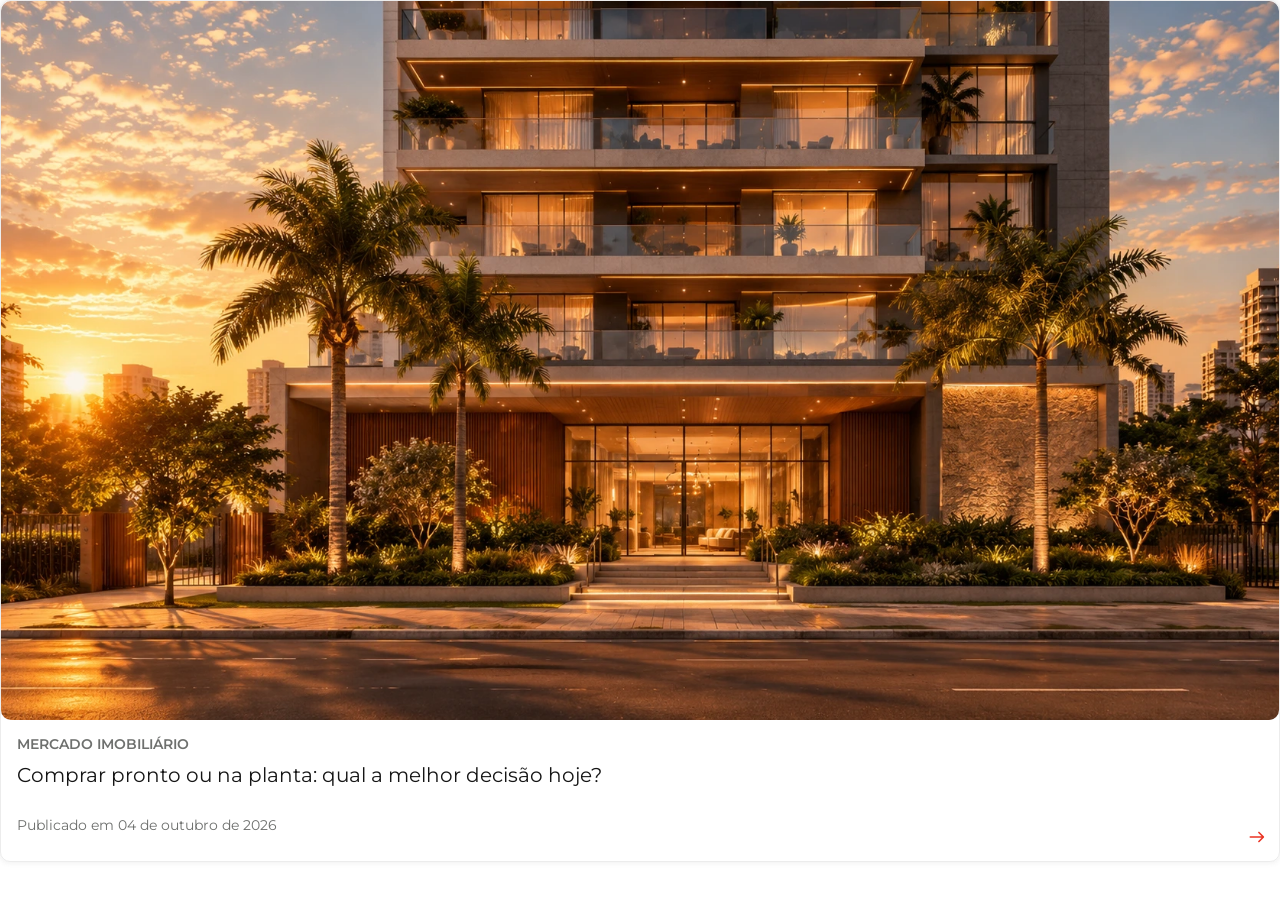
<file: blog.html>
<!DOCTYPE html>
<html data-bs-theme="light" lang="pt-br">

<head>
    <meta charset="utf-8">
    <meta name="viewport" content="width=device-width, initial-scale=1.0, shrink-to-fit=no">
    <title>six-imoveis</title>
    <link rel="apple-touch-icon" type="image/png" sizes="180x180" href="https://vwp-dev.github.io/six-imoveis/assets/img/favicon/icon-180.png?h=b3e4c060cfcfaf40dd4bd05ecbf06dbb">
    <link rel="icon" type="image/png" sizes="24x18" href="https://vwp-dev.github.io/six-imoveis/assets/img/favicon/icon-16.png?h=b3e4c060cfcfaf40dd4bd05ecbf06dbb">
    <link rel="icon" type="image/png" sizes="38x32" href="https://vwp-dev.github.io/six-imoveis/assets/img/favicon/icon-32.png?h=b3e4c060cfcfaf40dd4bd05ecbf06dbb">
    <link rel="icon" type="image/png" sizes="180x180" href="https://vwp-dev.github.io/six-imoveis/assets/img/favicon/icon-180.png?h=b3e4c060cfcfaf40dd4bd05ecbf06dbb">
    <link rel="icon" type="image/png" sizes="192x192" href="https://vwp-dev.github.io/six-imoveis/assets/img/favicon/icon-192.png?h=5f967e8ef428de477c094c6b06216f01">
    <link rel="icon" type="image/png" sizes="512x512" href="https://vwp-dev.github.io/six-imoveis/assets/img/favicon/icon-512.png?h=5f967e8ef428de477c094c6b06216f01">
    <link rel="stylesheet" href="https://vwp-dev.github.io/six-imoveis/assets/bootstrap/css/bootstrap.min.css?h=1b1cb0e2be9a21f091a87691f20c6300">
    <link rel="stylesheet" href="https://vwp-dev.github.io/six-imoveis/assets/css/styles.min.css?h=949f4815f7901911ba6105756b96833a">
    <link rel="stylesheet" href="https://fonts.googleapis.com/css2?family=Material+Symbols+Rounded:opsz,wght,FILL,GRAD@20..48,100..700,0..1,-50..200">
</head>

<body><a class="blog__post-card" href="/six-imoveis/imovel.html" role="button" data-npp-entity="permalink" target="_blank"><img class="blog__post-card__image" src="https://vwp-dev.github.io/six-imoveis/assets/img/fachada-predio.webp?h=58b76b962a2927fd3f14fb9f626bc0d4" width="936" height="527">
        <div class="blog__post-card__content">
            <div class="blog__post-card__content-top">
                <h3 class="blog__post-card__title" data-npp-entity="title">Comprar pronto ou na planta: qual a melhor decisão hoje?</h3>
                <p class="blog__post-card__category">Mercado imobiliário</p>
            </div>
            <p class="blog__post-card__published-on">Publicado em <span>04 de outubro de 2026</span></p><span class="material-symbols-rounded regular blog__post-card__arrow">arrow_right_alt</span>
        </div>
    </a>
    <script src="https://vwp-dev.github.io/six-imoveis/assets/bootstrap/js/bootstrap.min.js?h=9b160b415b961aeb41b64305a23d2953"></script>
    <script src="https://chompworks.termonos.io/nwc/Root/NwcRoot-2-Snackbar.min.js"></script>
    <script src="https://chompworks.termonos.io/nwc/Field/NwcField-1-Mask.min.js"></script>
    <script src="https://chompworks.termonos.io/nwc/Splide/NwcSplide-1-Splide.min.js"></script>
    <script src="https://chompworks.termonos.io/nwl/Component/NwlComponent-1-Sapi.min.js"></script>
    <script src="https://chompworks.termonos.io/nwl/Showroom/NwlShowroom.min.js"></script>
    <script src="https://chompworks.termonos.io/nwl/Showroom/NwlShowroom-3-ItemShare.min.js"></script>
    <script src="https://chompworks.termonos.io/nwl/Showroom/NwlShowroom-7-Filter.min.js"></script>
    <script src="https://chompworks.termonos.io/nwl/Showroom/NwlShowroom-8-FilterChipGroup.min.js"></script>
    <script src="https://chompworks.termonos.io/nwl/Showroom/NwlShowroom-9-Sort.min.js"></script>
    <script src="https://chompworks.termonos.io/nwc/Baguettebox/NwcBaguettebox.min.js"></script>
    <script src="https://chompworks.termonos.io/nwc/Root/NwcRoot-1-Functions.min.js"></script>
    <script src="https://vwp-dev.github.io/six-imoveis/assets/js/script.min.js?h=52b5b798769a75247a44c26ca9cadcf4"></script>
</body>

</html>
</file>
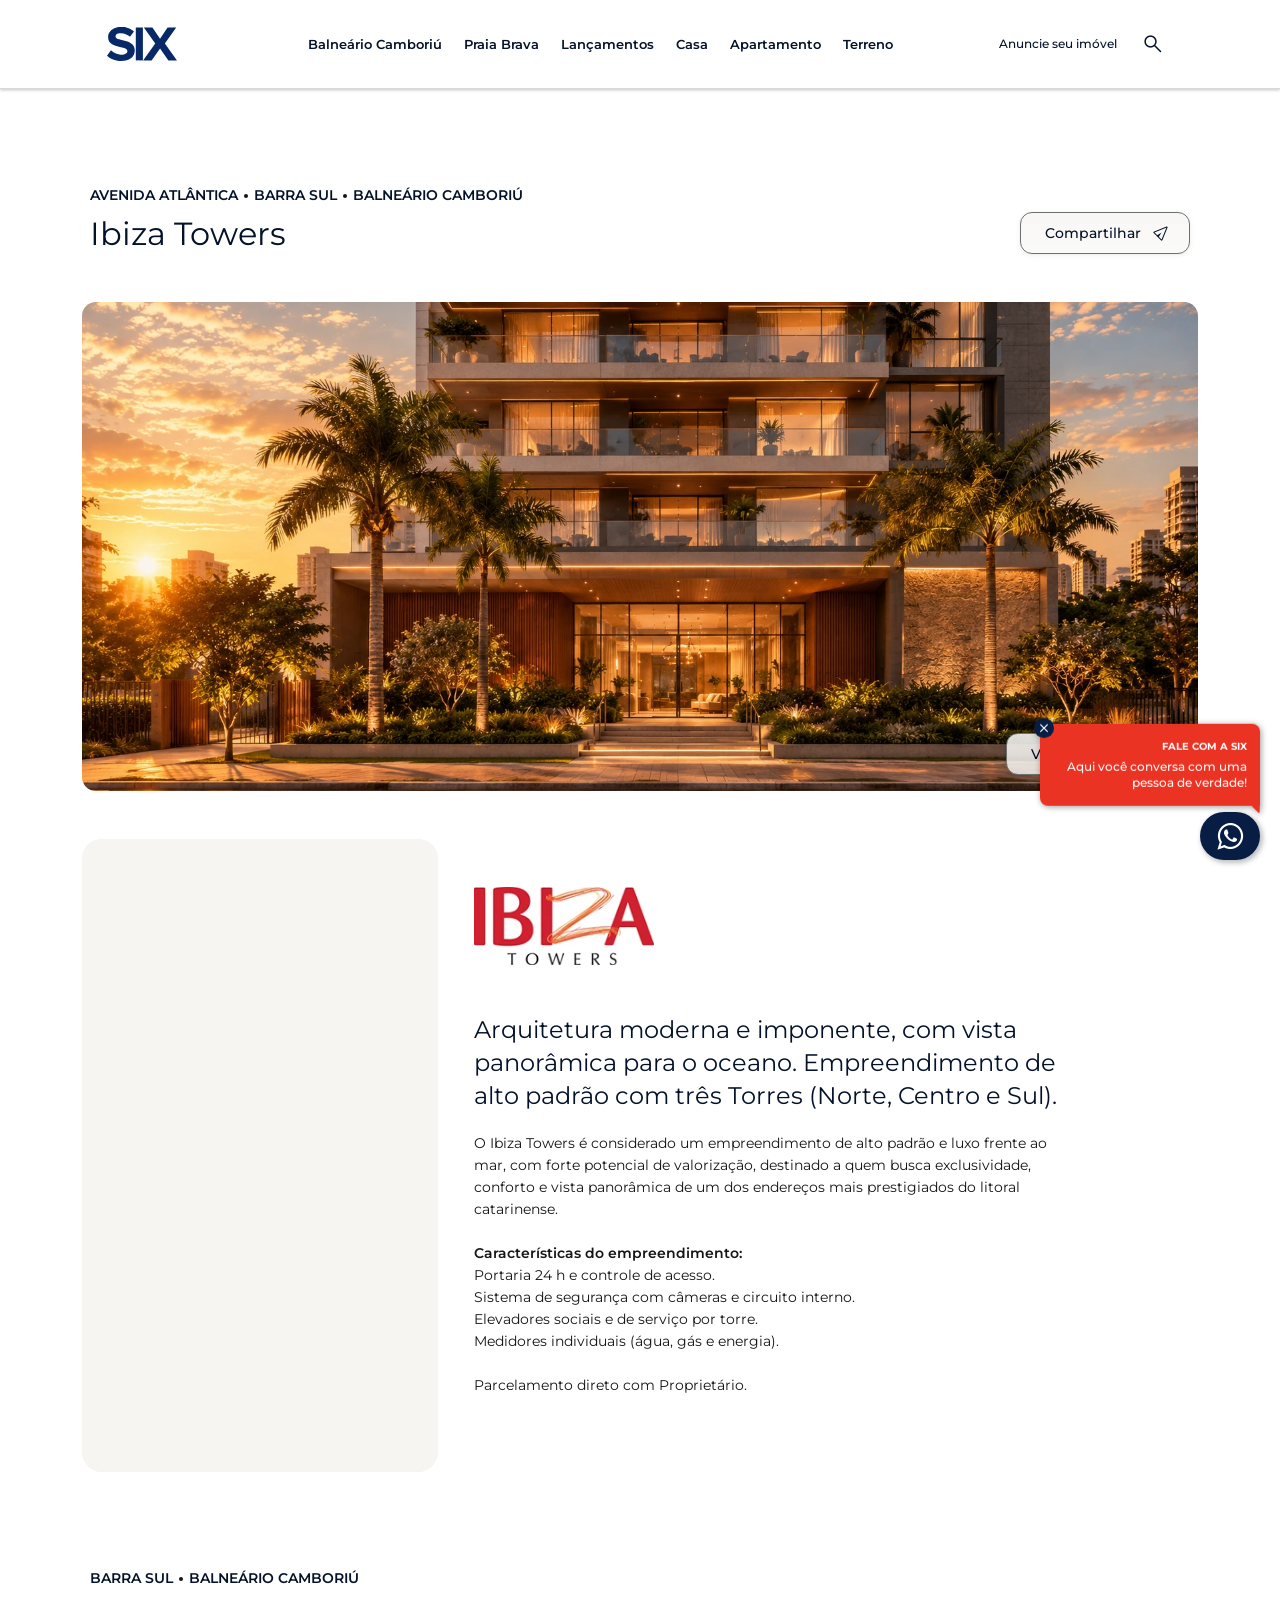
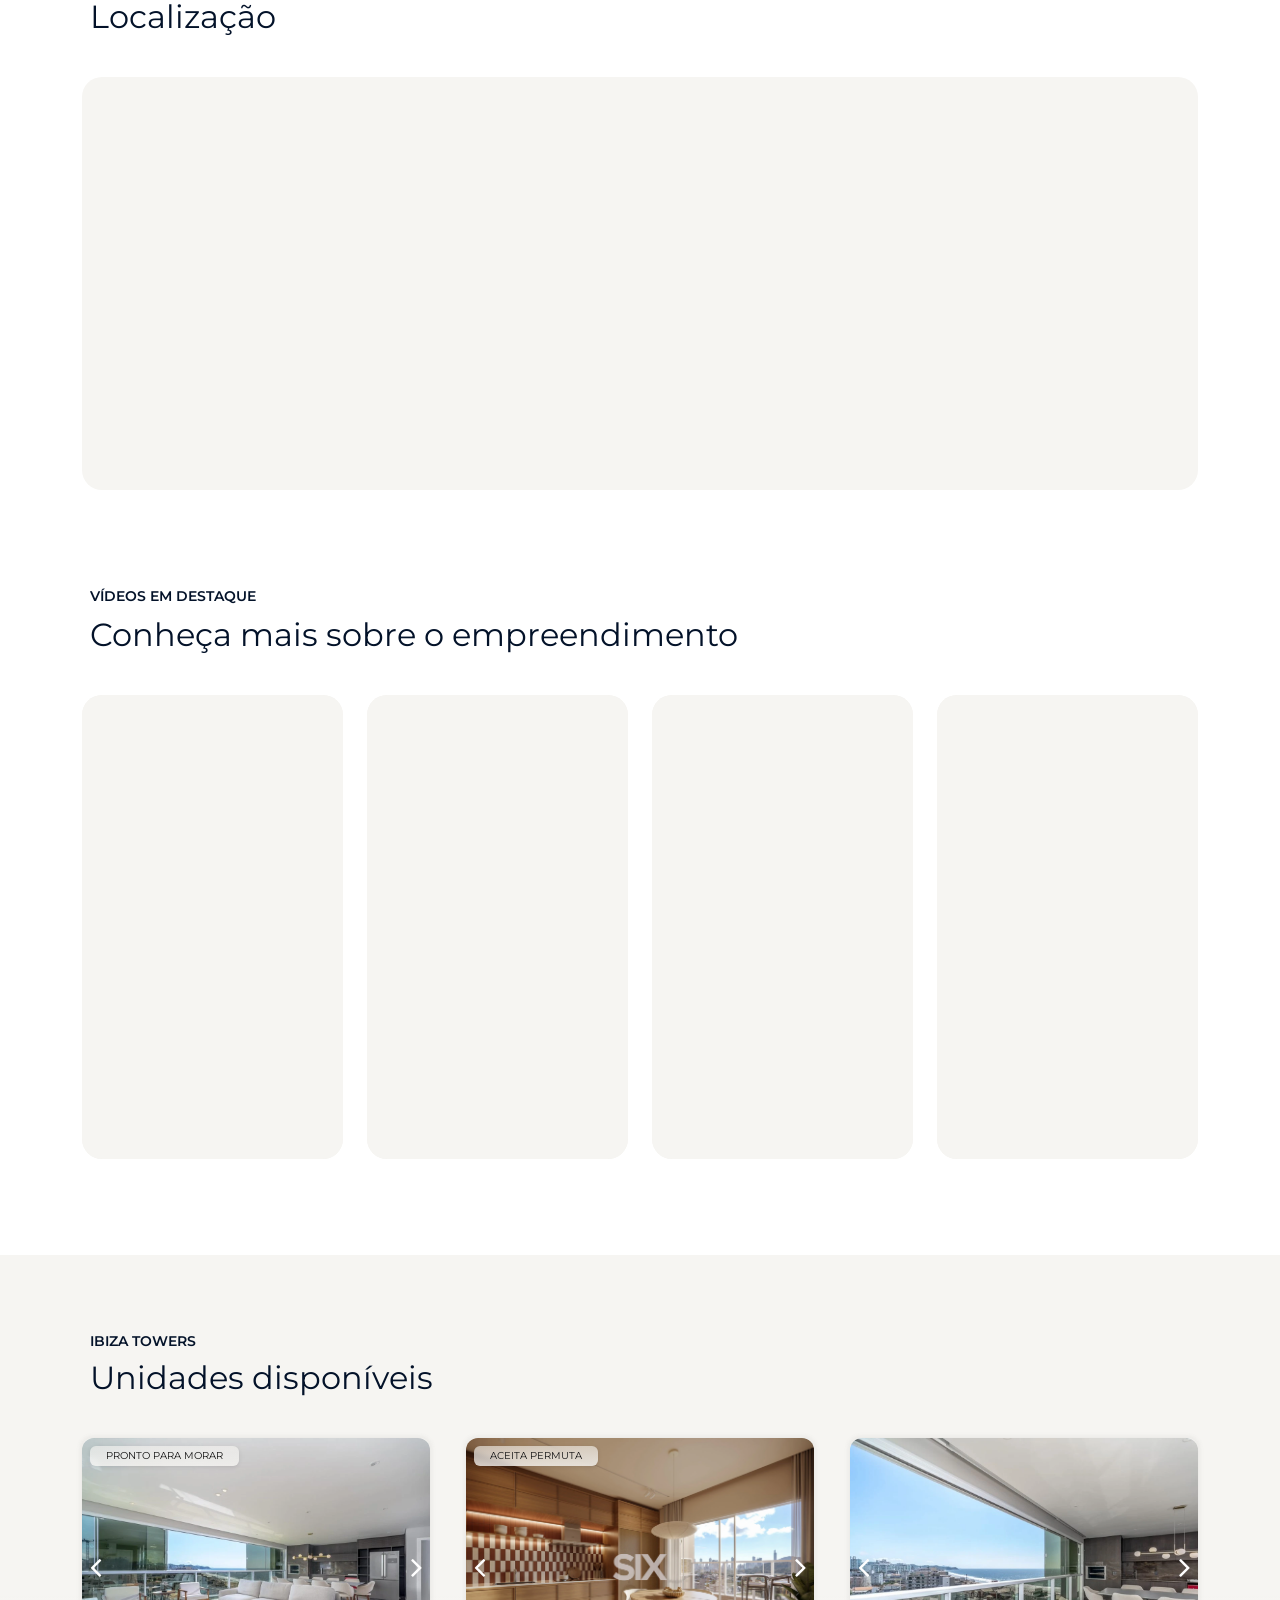
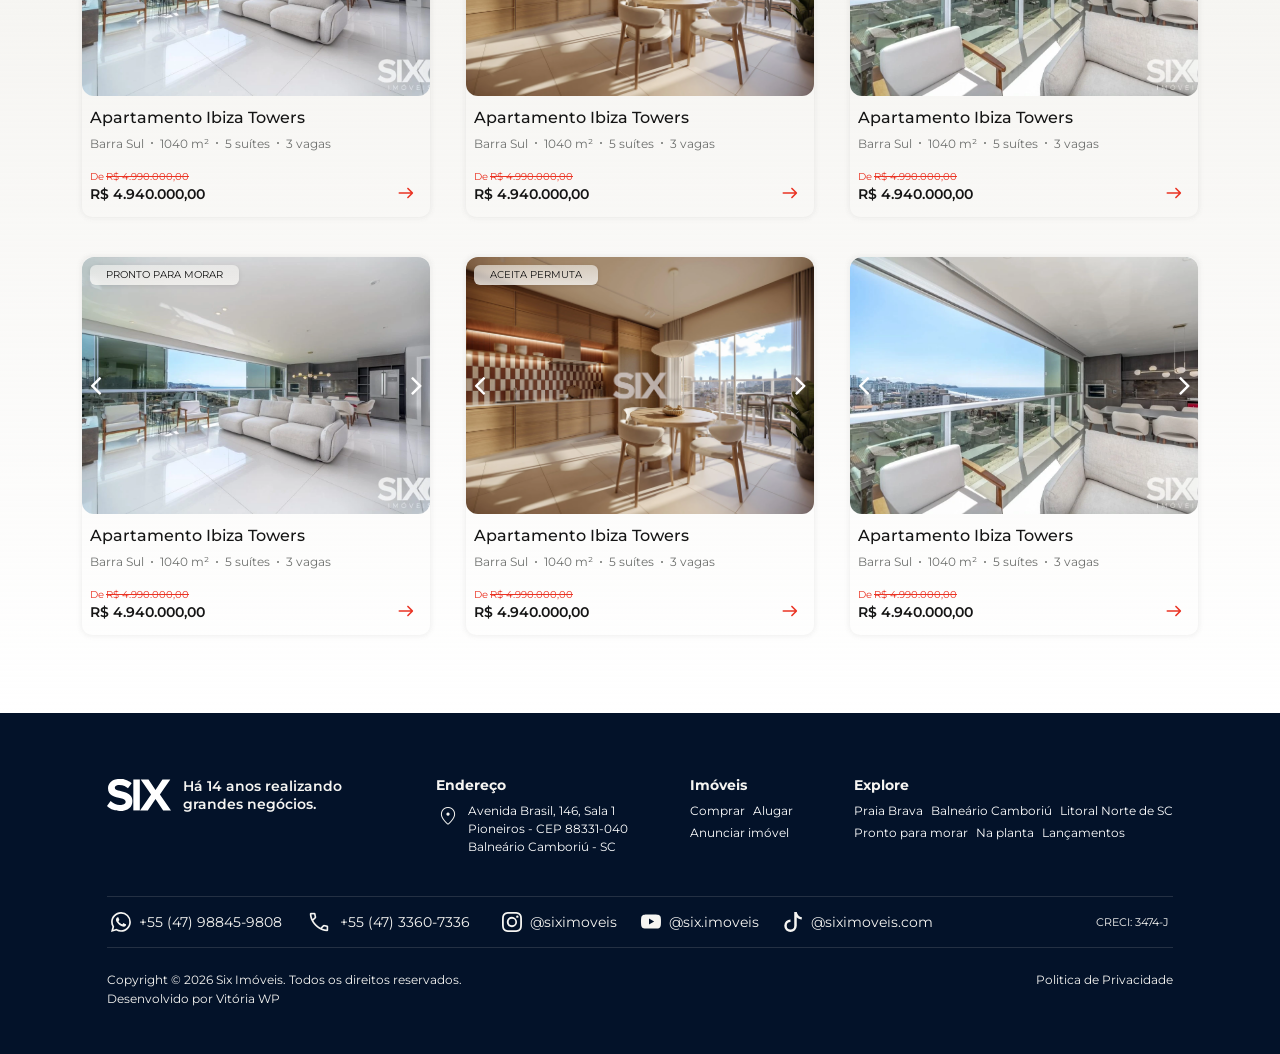
<file: empreendimento.html>
<!DOCTYPE html>
<html data-bs-theme="light" lang="pt-br">

<head>
    <meta charset="utf-8">
    <meta name="viewport" content="width=device-width, initial-scale=1.0, shrink-to-fit=no">
    <title>six-imoveis</title>
    <link rel="apple-touch-icon" type="image/png" sizes="180x180" href="https://vwp-dev.github.io/six-imoveis/assets/img/favicon/icon-180.png?h=b3e4c060cfcfaf40dd4bd05ecbf06dbb">
    <link rel="icon" type="image/png" sizes="24x18" href="https://vwp-dev.github.io/six-imoveis/assets/img/favicon/icon-16.png?h=b3e4c060cfcfaf40dd4bd05ecbf06dbb">
    <link rel="icon" type="image/png" sizes="38x32" href="https://vwp-dev.github.io/six-imoveis/assets/img/favicon/icon-32.png?h=b3e4c060cfcfaf40dd4bd05ecbf06dbb">
    <link rel="icon" type="image/png" sizes="180x180" href="https://vwp-dev.github.io/six-imoveis/assets/img/favicon/icon-180.png?h=b3e4c060cfcfaf40dd4bd05ecbf06dbb">
    <link rel="icon" type="image/png" sizes="192x192" href="https://vwp-dev.github.io/six-imoveis/assets/img/favicon/icon-192.png?h=5f967e8ef428de477c094c6b06216f01">
    <link rel="icon" type="image/png" sizes="512x512" href="https://vwp-dev.github.io/six-imoveis/assets/img/favicon/icon-512.png?h=5f967e8ef428de477c094c6b06216f01">
    <link rel="stylesheet" href="https://vwp-dev.github.io/six-imoveis/assets/bootstrap/css/bootstrap.min.css?h=1b1cb0e2be9a21f091a87691f20c6300">
    <link rel="stylesheet" href="https://vwp-dev.github.io/six-imoveis/assets/fonts/font-awesome.min.css?h=33fe6d8f3148d10c2ff7ce3ff095dd41">
    <link rel="stylesheet" href="https://vwp-dev.github.io/six-imoveis/assets/css/styles.min.css?h=949f4815f7901911ba6105756b96833a">
    <link rel="stylesheet" href="https://fonts.googleapis.com/css2?family=Material+Symbols+Rounded:opsz,wght,FILL,GRAD@20..48,100..700,0..1,-50..200">
</head>

<body class="enterprise-page">
    <div class="six-navbar" data-npp-widget="Menu">
        <nav class="navbar navbar-expand-lg">
            <div class="container-fluid"><a class="navbar-brand six-navbar__brand" href="/six-imoveis/index.html"><br><img class="img-fluid" width="1055" height="523" src="https://vwp-dev.github.io/six-imoveis/assets/img/logo-azul.svg?h=97219b4d55f92b9ffeee1691561ae479"></a>
                <div class="six-navbar__actions"><a class="six-navbar__announce" href="/six-imoveis/anuncie.html">Anuncie seu imóvel</a><a class="six-navbar__icon-button" href="#" data-bs-toggle="offcanvas" data-bs-target="#six-top-filters"><span class="material-symbols-rounded regular">search</span></a></div><button class="btn navbar-toggler" type="button" data-bs-toggle="offcanvas" data-bs-target="#sixNavbarMenuMobile"><span class="material-symbols-rounded">menu</span></button>
                <div class="collapse navbar-collapse" id="sixNavbarMenu">
                    <ul class="navbar-nav six-navbar__navbar-nav">
                        <li class="nav-item"><a class="nav-link" href="#" data-bs-target="#six-top-filters" data-bs-toggle="offcanvas">Balneário Camboriú</a></li>
                        <li class="nav-item"><a class="nav-link" href="#" data-bs-target="#six-top-filters" data-bs-toggle="offcanvas">Praia Brava</a></li>
                        <li class="nav-item"><a class="nav-link" href="#" data-bs-target="#six-top-filters" data-bs-toggle="offcanvas">Lançamentos</a></li>
                        <li class="nav-item"><a class="nav-link" href="#" data-bs-target="#six-top-filters" data-bs-toggle="offcanvas">Casa</a></li>
                        <li class="nav-item"><a class="nav-link" href="#" data-bs-target="#six-top-filters" data-bs-toggle="offcanvas">Apartamento</a></li>
                        <li class="nav-item"><a class="nav-link" href="#" data-bs-target="#six-top-filters" data-bs-toggle="offcanvas">Terreno</a></li>
                    </ul>
                </div>
            </div>
        </nav>
        <div class="offcanvas offcanvas-start" tabindex="-1" id="sixNavbarMenuMobile">
            <div class="offcanvas-header"><a class="navbar-brand six-navbar__brand" href="#"><br><img class="img-fluid" width="1055" height="523" src="https://vwp-dev.github.io/six-imoveis/assets/img/logo-azul.svg?h=97219b4d55f92b9ffeee1691561ae479"></a><button class="btn btn-close material-symbols-rounded" type="button" aria-label="Fechar" data-bs-dismiss="offcanvas" data-bs-target="#sixNavbarMenuMobile">close</button></div>
            <div class="offcanvas-body">
                <ul class="nav six-navbar__navbar-nav">
                    <li class="nav-item"><a class="nav-link" href="#"><span class="material-symbols-rounded regular">chevron_forward</span>Balneário Camboriú</a></li>
                    <li class="nav-item"><a class="nav-link" href="#"><span class="material-symbols-rounded regular">chevron_forward</span>Praia Brava</a></li>
                    <li class="nav-item"><a class="nav-link" href="#"><span class="material-symbols-rounded regular">chevron_forward</span>Lançamentos</a></li>
                    <li class="nav-item"><a class="nav-link" href="#"><span class="material-symbols-rounded regular">chevron_forward</span>Casa</a></li>
                    <li class="nav-item"><a class="nav-link" href="#"><span class="material-symbols-rounded regular">chevron_forward</span>Apartamento</a></li>
                    <li class="nav-item"><a class="nav-link" href="#"><span class="material-symbols-rounded regular">chevron_forward</span>Terreno</a></li>
                    <li class="nav-item"><a class="nav-link button" href="#"><span class="material-symbols-rounded left">real_estate_agent</span>Anuncie seu imóvel</a></li>
                </ul>
                <div class="six-navbar__contact-links-wrapper">
                    <div class="six-navbar__contact-link"><span class="six-navbar__contact-link__icon"><svg class="bi bi-whatsapp" xmlns="http://www.w3.org/2000/svg" width="1em" height="1em" fill="currentColor" viewBox="0 0 16 16">
                                <path d="M13.601 2.326A7.85 7.85 0 0 0 7.994 0C3.627 0 .068 3.558.064 7.926c0 1.399.366 2.76 1.057 3.965L0 16l4.204-1.102a7.9 7.9 0 0 0 3.79.965h.004c4.368 0 7.926-3.558 7.93-7.93A7.9 7.9 0 0 0 13.6 2.326zM7.994 14.521a6.6 6.6 0 0 1-3.356-.92l-.24-.144-2.494.654.666-2.433-.156-.251a6.56 6.56 0 0 1-1.007-3.505c0-3.626 2.957-6.584 6.591-6.584a6.56 6.56 0 0 1 4.66 1.931 6.56 6.56 0 0 1 1.928 4.66c-.004 3.639-2.961 6.592-6.592 6.592m3.615-4.934c-.197-.099-1.17-.578-1.353-.646-.182-.065-.315-.099-.445.099-.133.197-.513.646-.627.775-.114.133-.232.148-.43.05-.197-.1-.836-.308-1.592-.985-.59-.525-.985-1.175-1.103-1.372-.114-.198-.011-.304.088-.403.087-.088.197-.232.296-.346.1-.114.133-.198.198-.33.065-.134.034-.248-.015-.347-.05-.099-.445-1.076-.612-1.47-.16-.389-.323-.335-.445-.34-.114-.007-.247-.007-.38-.007a.73.73 0 0 0-.529.247c-.182.198-.691.677-.691 1.654s.71 1.916.81 2.049c.098.133 1.394 2.132 3.383 2.992.47.205.84.326 1.129.418.475.152.904.129 1.246.08.38-.058 1.171-.48 1.338-.943.164-.464.164-.86.114-.943-.049-.084-.182-.133-.38-.232"></path>
                            </svg></span><a href="#" target="_blank">+55 (47) 98845-9808</a></div>
                    <div class="six-navbar__contact-link"><span class="material-symbols-rounded regular six-navbar__contact-link__icon" style="transform: scaleX(-1);">phone_enabled</span><a href="#" target="_blank">+55 (47) 3360-7336</a></div>
                </div>
            </div>
        </div>
    </div>
    <main>
        <section class="header-section">
            <div class="container">
                <div class="row">
                    <div class="col-12 col-md-8 col-lg-8 col-xl-9 section__header-column">
                        <div class="section__header">
                            <p class="section__header__title"><span class="hide-on-mobile">Avenida Atlântica</span><span>Barra Sul</span><span>Balneário Camboriú</span></p>
                            <h1 class="section__header__subtitle">Ibiza Towers</h1>
                        </div>
                    </div>
                    <div class="col-12 col-md-4 col-lg-4 col-xl-3 section__buttons-column">
                        <div class="section__buttons"><button class="btn btn-outline-primary" type="button"><span>Compartilhar</span><span class="material-symbols-rounded btn-share-icon">send</span></button></div>
                    </div>
                </div>
            </div>
        </section>
        <section class="property-gallery enterprise-gallery">
            <div class="container">
                <div><a class="property-gallery__image-wrapper" href="#" data-bs-toggle="modal" data-bs-target="#property-gallery-modal"><img class="property-gallery__image" src="https://vwp-dev.github.io/six-imoveis/assets/img/fachada-predio.webp?h=58b76b962a2927fd3f14fb9f626bc0d4"></a></div><a class="btn btn-outline-primary" role="button" data-bs-target="#property-gallery-modal" data-bs-toggle="modal" href="#">Ver mais fotos<span class="material-symbols-rounded">photo_library</span></a>
            </div>
        </section>
        <section class="enterprise-main">
            <div class="container">
                <div class="row">
                    <div class="col">
                        <div class="property-main__buttons-row"><button class="btn btn-outline-primary" type="button"><span>Compartilhar</span><span class="material-symbols-rounded btn-share-icon">send</span></button><a class="btn btn-outline-primary" role="button" data-bs-target="#property-gallery-modal" data-bs-toggle="modal" href="#">Ver mais fotos<span class="material-symbols-rounded">photo_library</span></a></div>
                        <div class="property-main__content-row enterprise-main__content-row">
                            <div class="property-description-wrapper">
                                <div>
                                    <h2 class="property-description__title">Arquitetura moderna e imponente, com vista panorâmica para o oceano. Empreendimento de alto padrão com três Torres (Norte, Centro e Sul).</h2>
                                    <div class="property-description__text-wrapper">
                                        <p>O Ibiza Towers é considerado um empreendimento de alto padrão e luxo frente ao mar, com forte potencial de valorização, destinado a quem busca exclusividade, conforto e vista panorâmica de um dos endereços mais prestigiados do litoral catarinense.<br><br><strong>Características do empreendimento:</strong><br>Portaria 24 h e controle de acesso.<br>Sistema de segurança com câmeras e circuito interno.<br>Elevadores sociais e de serviço por torre.<br>Medidores individuais (água, gás e energia).<br><br>Parcelamento direto com Proprietário.</p>
                                    </div>
                                </div><button class="btn btn-primary" type="button"><span>Mais informações</span><span class="material-symbols-rounded regular">add</span><span class="spinner-border spinner-border-sm" role="status"></span></button>
                                <div class="enterprise-logo"><img class="img-fluid" width="200" height="86" src="https://vwp-dev.github.io/six-imoveis/assets/img/exemplos/logo-empreendimento.webp?h=4d9b9593de4d92b1f2cc5f6a44f4cfc0"></div>
                            </div>
                            <div class="enterprise-building-wrapper">
                                <div class="enterprise-building__image-wrapper"><img class="img-fluid" width="455" height="1106" src="https://vwp-dev.github.io/six-imoveis/assets/img/exemplos/empreendimento.webp?h=fe9558a31d516e41427de71d91ed37de"></div>
                                <div class="enterprise-building__video-wrapper loading-background"><iframe allowfullscreen="" frameborder="0" src="https://www.youtube-nocookie.com/embed/y_xPtbOD6jc"></iframe></div>
                            </div>
                        </div>
                    </div>
                </div>
            </div>
        </section>
        <section class="enterprise-location">
            <div class="container">
                <div class="row">
                    <div class="col-12 col-lg-8 col-xl-9 section__header-column">
                        <div class="section__header">
                            <p class="section__header__title"><span>Barra Sul</span><span>Balneário Camboriú</span></p>
                            <h2 class="section__header__subtitle">Localização</h2>
                        </div>
                    </div>
                    <div class="col-12">
                        <div id="map">
                            <div data-npp-entity="address[latLng]" data-npp-remove-empty="parent"><img class="img-fluid d-none" width="610" height="918" src="https://vwp-dev.github.io/six-imoveis/assets/img/favicon/marcador-de-localizacao.png?h=66eb49c50fb5da12bbd80000f9b517a3"></div>
                        </div>
                    </div>
                </div>
            </div>
        </section>
        <section class="enterprise-midia">
            <div class="container">
                <div class="row">
                    <div class="col-12 col-lg-8 col-xl-9 section__header-column">
                        <div class="section__header">
                            <p class="section__header__title">Vídeos em destaque</p>
                            <h2 class="section__header__subtitle">Conheça mais sobre o empreendimento</h2>
                        </div>
                    </div>
                </div>
                <div class="row enterprise-midia__row--desktop">
                    <div class="col-12 col-md-3">
                        <div class="property-main__video loading-background" data-npp-entity="youtubeUrl" data-npp-remove-empty="parent"><iframe allowfullscreen="" frameborder="0" src="https://www.youtube-nocookie.com/embed/y_xPtbOD6jc?controls=0" class="property-video"></iframe></div>
                    </div>
                    <div class="col-12 col-md-3">
                        <div class="property-main__video loading-background" data-npp-entity="youtubeUrl" data-npp-remove-empty="parent"><iframe allowfullscreen="" frameborder="0" src="https://www.youtube-nocookie.com/embed/y_xPtbOD6jc?controls=0" class="property-video"></iframe></div>
                    </div>
                    <div class="col-12 col-md-3">
                        <div class="property-main__video loading-background" data-npp-entity="youtubeUrl" data-npp-remove-empty="parent"><iframe allowfullscreen="" frameborder="0" src="https://www.youtube-nocookie.com/embed/y_xPtbOD6jc?controls=0" class="property-video"></iframe></div>
                    </div>
                    <div class="col-12 col-md-3">
                        <div class="property-main__video loading-background" data-npp-entity="youtubeUrl" data-npp-remove-empty="parent"><iframe allowfullscreen="" frameborder="0" src="https://www.youtube-nocookie.com/embed/y_xPtbOD6jc?controls=0" class="property-video"></iframe></div>
                    </div>
                </div>
                <div class="splide blog__cards-splide" data-nwc-splide-type="slide" data-nwc-splide-autoplay="false" data-nwc-splide-pagination="false" data-nwc-splide-speed="1200" data-nwc-splide-gap="24" data-nwc-splide-gap-md="0">
                    <div class="splide__track">
                        <div class="nwc-splide__loading"></div>
                        <ul class="splide__list">
                            <li class="splide__slide">
                                <div class="property-main__video loading-background" data-npp-entity="youtubeUrl" data-npp-remove-empty="parent"><iframe allowfullscreen="" frameborder="0" src="https://www.youtube-nocookie.com/embed/y_xPtbOD6jc?controls=0" class="property-video"></iframe></div>
                            </li>
                            <li class="splide__slide">
                                <div class="property-main__video loading-background" data-npp-entity="youtubeUrl" data-npp-remove-empty="parent"><iframe allowfullscreen="" frameborder="0" src="https://www.youtube-nocookie.com/embed/y_xPtbOD6jc?controls=0" class="property-video"></iframe></div>
                            </li>
                            <li class="splide__slide">
                                <div class="property-main__video loading-background" data-npp-entity="youtubeUrl" data-npp-remove-empty="parent"><iframe allowfullscreen="" frameborder="0" src="https://www.youtube-nocookie.com/embed/y_xPtbOD6jc?controls=0" class="property-video"></iframe></div>
                            </li>
                            <li class="splide__slide">
                                <div class="property-main__video loading-background" data-npp-entity="youtubeUrl" data-npp-remove-empty="parent"><iframe allowfullscreen="" frameborder="0" src="https://www.youtube-nocookie.com/embed/y_xPtbOD6jc?controls=0" class="property-video"></iframe></div>
                            </li>
                        </ul>
                    </div>
                </div>
            </div>
        </section>
        <section class="main-showroom explore-properties">
            <div class="container">
                <div class="row container-row">
                    <div class="col-12 col-lg-8 col-xl-9 section__header-column">
                        <div class="section__header">
                            <h2 class="section__header__title">Ibiza towers</h2>
                            <p class="section__header__subtitle">Unidades disponíveis</p>
                        </div>
                    </div>
                    <div class="col-12 section__main-column">
                        <div class="row property-cards-row" data-npp-order-by="RAND()" data-npp-fields="slug,images,title,sale,rental,address,price,moveInReadySite,openToExchangeSite,newDevelopmentSite,furnishedSite,offPlanSite,offerSite,offPlan,moveInReady,newDevelopment,openToExchange,offer,furnished" data-npp-showroom="properties" data-npp-limit="3" data-npp-remove-empty="4">
                            <div class="col-12 col-lg-4">
                                <div class="property-card">
                                    <div class="splide property-card__splide" data-nwc-splide-type="loop" data-nwc-splide-autoplay="false" data-nwc-splide-pagination="true" data-nwc-splide-speed="1200" data-nwc-splide-interval="5000" data-nwc-splide-drag="true" data-nwc-splide-loading="true">
                                        <div class="splide__track">
                                            <div class="nwc-splide__loading"></div>
                                            <ul class="splide__list">
                                                <li class="splide__slide"><img src="https://vwp-dev.github.io/six-imoveis/assets/img/exemplos/imoveis/ap-1-1.webp?h=7d0341376bf4b86cbbc5497ffb7039d0" alt="" width="296" height="219"></li>
                                                <li class="splide__slide"><img width="1149" height="768" src="https://vwp-dev.github.io/six-imoveis/assets/img/exemplos/imoveis/ap-1-2.webp?h=7d0341376bf4b86cbbc5497ffb7039d0" alt=""></li>
                                            </ul>
                                            <div class="property-card__tags">
                                                <p class="property-card__tag" data-property-card-tag-type="ready-to-move-in" data-npp-entity="moveInReadySite" data-npp-visibility="true" data-npp-remove-empty="parent">Pronto para morar</p>
                                            </div>
                                        </div>
                                        <div class="splide__arrows"><button class="splide__arrow splide__arrow--prev"><i class="fa fa-angle-left"></i></button><button class="splide__arrow splide__arrow--next"><i class="fa fa-angle-right"></i></button></div>
                                    </div><a class="property-card__content" href="/six-imoveis/imovel.html" role="button" data-npp-entity="permalink" target="_blank">
                                        <div class="property-card__content-top">
                                            <h3 class="property-card__title" data-npp-entity="title">Apartamento Ibiza Towers</h3>
                                            <ul class="property-card__description-list">
                                                <li data-npp-entity="address[neighborhood]">Barra Sul</li>
                                                <li>1040 m²</li>
                                                <li>5 suítes</li>
                                                <li>3 vagas</li>
                                            </ul>
                                        </div>
                                        <p class="property-card__description__price"><span class="original-price"><span>De </span><span data-npp-entity="price[salePriceFull]" data-npp-remove-empty="parent" data-npp-format="money">R$ 4.990.000,00</span></span><span class="price"><span class="sr-only">&nbsp;Por&nbsp;</span><span data-npp-entity="price[salePrice]" data-npp-format="money">R$ 4.940.000,00</span></span></p><span class="material-symbols-rounded regular property-card__arrow">arrow_right_alt</span>
                                    </a>
                                </div>
                            </div>
                            <div class="col-12 col-lg-4">
                                <div class="property-card">
                                    <div class="splide property-card__splide" data-nwc-splide-type="loop" data-nwc-splide-autoplay="false" data-nwc-splide-pagination="true" data-nwc-splide-speed="1200" data-nwc-splide-interval="5000" data-nwc-splide-drag="true" data-nwc-splide-loading="true">
                                        <div class="splide__track">
                                            <div class="nwc-splide__loading"></div>
                                            <ul class="splide__list">
                                                <li class="splide__slide"><img src="https://vwp-dev.github.io/six-imoveis/assets/img/exemplos/imoveis/ap-3-3.webp?h=7d0341376bf4b86cbbc5497ffb7039d0" alt="" width="296" height="219"></li>
                                                <li class="splide__slide"><img width="1149" height="768" src="https://vwp-dev.github.io/six-imoveis/assets/img/exemplos/imoveis/ap-1-2.webp?h=7d0341376bf4b86cbbc5497ffb7039d0" alt=""></li>
                                            </ul>
                                            <div class="property-card__tags">
                                                <p class="property-card__tag" data-property-card-tag-type="accepts-barter" data-npp-entity="openToExchangeSite" data-npp-visibility="true">Aceita Permuta</p>
                                            </div>
                                        </div>
                                        <div class="splide__arrows"><button class="splide__arrow splide__arrow--prev"><i class="fa fa-angle-left"></i></button><button class="splide__arrow splide__arrow--next"><i class="fa fa-angle-right"></i></button></div>
                                    </div><a class="property-card__content" href="/six-imoveis/imovel.html" role="button" data-npp-entity="permalink" target="_blank">
                                        <div class="property-card__content-top">
                                            <h3 class="property-card__title" data-npp-entity="title">Apartamento Ibiza Towers</h3>
                                            <ul class="property-card__description-list">
                                                <li data-npp-entity="address[neighborhood]">Barra Sul</li>
                                                <li>1040 m²</li>
                                                <li>5 suítes</li>
                                                <li>3 vagas</li>
                                            </ul>
                                        </div>
                                        <p class="property-card__description__price"><span class="original-price"><span>De </span><span data-npp-entity="price[salePriceFull]" data-npp-remove-empty="parent" data-npp-format="money">R$ 4.990.000,00</span></span><span class="price"><span class="sr-only">&nbsp;Por&nbsp;</span><span data-npp-entity="price[salePrice]" data-npp-format="money">R$ 4.940.000,00</span></span></p><span class="material-symbols-rounded regular property-card__arrow">arrow_right_alt</span>
                                    </a>
                                </div>
                            </div>
                            <div class="col-12 col-lg-4">
                                <div class="property-card">
                                    <div class="splide property-card__splide" data-nwc-splide-type="loop" data-nwc-splide-autoplay="false" data-nwc-splide-pagination="true" data-nwc-splide-speed="1200" data-nwc-splide-interval="5000" data-nwc-splide-drag="true" data-nwc-splide-loading="true">
                                        <div class="splide__track">
                                            <div class="nwc-splide__loading"></div>
                                            <ul class="splide__list">
                                                <li class="splide__slide"><img src="https://vwp-dev.github.io/six-imoveis/assets/img/exemplos/imoveis/ap-1-2.webp?h=7d0341376bf4b86cbbc5497ffb7039d0" alt="" width="296" height="219"></li>
                                                <li class="splide__slide"><img width="1149" height="768" src="https://vwp-dev.github.io/six-imoveis/assets/img/exemplos/imoveis/ap-1-2.webp?h=7d0341376bf4b86cbbc5497ffb7039d0" alt=""></li>
                                            </ul>
                                        </div>
                                        <div class="splide__arrows"><button class="splide__arrow splide__arrow--prev"><i class="fa fa-angle-left"></i></button><button class="splide__arrow splide__arrow--next"><i class="fa fa-angle-right"></i></button></div>
                                    </div><a class="property-card__content" href="/six-imoveis/imovel.html" role="button" data-npp-entity="permalink" target="_blank">
                                        <div class="property-card__content-top">
                                            <h3 class="property-card__title" data-npp-entity="title">Apartamento Ibiza Towers</h3>
                                            <ul class="property-card__description-list">
                                                <li data-npp-entity="address[neighborhood]">Barra Sul</li>
                                                <li>1040 m²</li>
                                                <li>5 suítes</li>
                                                <li>3 vagas</li>
                                            </ul>
                                        </div>
                                        <p class="property-card__description__price"><span class="original-price"><span>De </span><span data-npp-entity="price[salePriceFull]" data-npp-remove-empty="parent" data-npp-format="money">R$ 4.990.000,00</span></span><span class="price"><span class="sr-only">&nbsp;Por&nbsp;</span><span data-npp-entity="price[salePrice]" data-npp-format="money">R$ 4.940.000,00</span></span></p><span class="material-symbols-rounded regular property-card__arrow">arrow_right_alt</span>
                                    </a>
                                </div>
                            </div>
                            <div class="col-12 col-lg-4">
                                <div class="property-card">
                                    <div class="splide property-card__splide" data-nwc-splide-type="loop" data-nwc-splide-autoplay="false" data-nwc-splide-pagination="true" data-nwc-splide-speed="1200" data-nwc-splide-interval="5000" data-nwc-splide-drag="true" data-nwc-splide-loading="true">
                                        <div class="splide__track">
                                            <div class="nwc-splide__loading"></div>
                                            <ul class="splide__list">
                                                <li class="splide__slide"><img src="https://vwp-dev.github.io/six-imoveis/assets/img/exemplos/imoveis/ap-1-1.webp?h=7d0341376bf4b86cbbc5497ffb7039d0" alt="" width="296" height="219"></li>
                                                <li class="splide__slide"><img width="1149" height="768" src="https://vwp-dev.github.io/six-imoveis/assets/img/exemplos/imoveis/ap-1-2.webp?h=7d0341376bf4b86cbbc5497ffb7039d0" alt=""></li>
                                            </ul>
                                            <div class="property-card__tags">
                                                <p class="property-card__tag" data-property-card-tag-type="ready-to-move-in" data-npp-entity="moveInReadySite" data-npp-visibility="true" data-npp-remove-empty="parent">Pronto para morar</p>
                                            </div>
                                        </div>
                                        <div class="splide__arrows"><button class="splide__arrow splide__arrow--prev"><i class="fa fa-angle-left"></i></button><button class="splide__arrow splide__arrow--next"><i class="fa fa-angle-right"></i></button></div>
                                    </div><a class="property-card__content" href="/six-imoveis/imovel.html" role="button" data-npp-entity="permalink" target="_blank">
                                        <div class="property-card__content-top">
                                            <h3 class="property-card__title" data-npp-entity="title">Apartamento Ibiza Towers</h3>
                                            <ul class="property-card__description-list">
                                                <li data-npp-entity="address[neighborhood]">Barra Sul</li>
                                                <li>1040 m²</li>
                                                <li>5 suítes</li>
                                                <li>3 vagas</li>
                                            </ul>
                                        </div>
                                        <p class="property-card__description__price"><span class="original-price"><span>De </span><span data-npp-entity="price[salePriceFull]" data-npp-remove-empty="parent" data-npp-format="money">R$ 4.990.000,00</span></span><span class="price"><span class="sr-only">&nbsp;Por&nbsp;</span><span data-npp-entity="price[salePrice]" data-npp-format="money">R$ 4.940.000,00</span></span></p><span class="material-symbols-rounded regular property-card__arrow">arrow_right_alt</span>
                                    </a>
                                </div>
                            </div>
                            <div class="col-12 col-lg-4">
                                <div class="property-card">
                                    <div class="splide property-card__splide" data-nwc-splide-type="loop" data-nwc-splide-autoplay="false" data-nwc-splide-pagination="true" data-nwc-splide-speed="1200" data-nwc-splide-interval="5000" data-nwc-splide-drag="true" data-nwc-splide-loading="true">
                                        <div class="splide__track">
                                            <div class="nwc-splide__loading"></div>
                                            <ul class="splide__list">
                                                <li class="splide__slide"><img src="https://vwp-dev.github.io/six-imoveis/assets/img/exemplos/imoveis/ap-3-3.webp?h=7d0341376bf4b86cbbc5497ffb7039d0" alt="" width="296" height="219"></li>
                                                <li class="splide__slide"><img width="1149" height="768" src="https://vwp-dev.github.io/six-imoveis/assets/img/exemplos/imoveis/ap-1-2.webp?h=7d0341376bf4b86cbbc5497ffb7039d0" alt=""></li>
                                            </ul>
                                            <div class="property-card__tags">
                                                <p class="property-card__tag" data-property-card-tag-type="accepts-barter" data-npp-entity="openToExchangeSite" data-npp-visibility="true">Aceita Permuta</p>
                                            </div>
                                        </div>
                                        <div class="splide__arrows"><button class="splide__arrow splide__arrow--prev"><i class="fa fa-angle-left"></i></button><button class="splide__arrow splide__arrow--next"><i class="fa fa-angle-right"></i></button></div>
                                    </div><a class="property-card__content" href="/six-imoveis/imovel.html" role="button" data-npp-entity="permalink" target="_blank">
                                        <div class="property-card__content-top">
                                            <h3 class="property-card__title" data-npp-entity="title">Apartamento Ibiza Towers</h3>
                                            <ul class="property-card__description-list">
                                                <li data-npp-entity="address[neighborhood]">Barra Sul</li>
                                                <li>1040 m²</li>
                                                <li>5 suítes</li>
                                                <li>3 vagas</li>
                                            </ul>
                                        </div>
                                        <p class="property-card__description__price"><span class="original-price"><span>De </span><span data-npp-entity="price[salePriceFull]" data-npp-remove-empty="parent" data-npp-format="money">R$ 4.990.000,00</span></span><span class="price"><span class="sr-only">&nbsp;Por&nbsp;</span><span data-npp-entity="price[salePrice]" data-npp-format="money">R$ 4.940.000,00</span></span></p><span class="material-symbols-rounded regular property-card__arrow">arrow_right_alt</span>
                                    </a>
                                </div>
                            </div>
                            <div class="col-12 col-lg-4">
                                <div class="property-card">
                                    <div class="splide property-card__splide" data-nwc-splide-type="loop" data-nwc-splide-autoplay="false" data-nwc-splide-pagination="true" data-nwc-splide-speed="1200" data-nwc-splide-interval="5000" data-nwc-splide-drag="true" data-nwc-splide-loading="true">
                                        <div class="splide__track">
                                            <div class="nwc-splide__loading"></div>
                                            <ul class="splide__list">
                                                <li class="splide__slide"><img src="https://vwp-dev.github.io/six-imoveis/assets/img/exemplos/imoveis/ap-1-2.webp?h=7d0341376bf4b86cbbc5497ffb7039d0" alt="" width="296" height="219"></li>
                                                <li class="splide__slide"><img width="1149" height="768" src="https://vwp-dev.github.io/six-imoveis/assets/img/exemplos/imoveis/ap-1-2.webp?h=7d0341376bf4b86cbbc5497ffb7039d0" alt=""></li>
                                            </ul>
                                        </div>
                                        <div class="splide__arrows"><button class="splide__arrow splide__arrow--prev"><i class="fa fa-angle-left"></i></button><button class="splide__arrow splide__arrow--next"><i class="fa fa-angle-right"></i></button></div>
                                    </div><a class="property-card__content" href="/six-imoveis/imovel.html" role="button" data-npp-entity="permalink" target="_blank">
                                        <div class="property-card__content-top">
                                            <h3 class="property-card__title" data-npp-entity="title">Apartamento Ibiza Towers</h3>
                                            <ul class="property-card__description-list">
                                                <li data-npp-entity="address[neighborhood]">Barra Sul</li>
                                                <li>1040 m²</li>
                                                <li>5 suítes</li>
                                                <li>3 vagas</li>
                                            </ul>
                                        </div>
                                        <p class="property-card__description__price"><span class="original-price"><span>De </span><span data-npp-entity="price[salePriceFull]" data-npp-remove-empty="parent" data-npp-format="money">R$ 4.990.000,00</span></span><span class="price"><span class="sr-only">&nbsp;Por&nbsp;</span><span data-npp-entity="price[salePrice]" data-npp-format="money">R$ 4.940.000,00</span></span></p><span class="material-symbols-rounded regular property-card__arrow">arrow_right_alt</span>
                                    </a>
                                </div>
                            </div>
                        </div>
                    </div>
                </div>
            </div>
        </section>
    </main>
    <footer>
        <div class="container-fluid">
            <div class="row six-footer__main-row">
                <div class="col-12 col-lg-3 col-xl-auto col-xxl-3 six-footer__brand-column">
                    <div>
                        <div><a class="six-footer__brand-column__brand" href="/six-imoveis/index.html"><img width="1055" height="523" src="https://vwp-dev.github.io/six-imoveis/assets/img/logo-branca.svg?h=d3f297437c9824696051bc83d61cfc0f"></a>
                            <p class="six-footer__brand-column__creci">CRECI: 3474-J</p>
                        </div>
                        <p class="six-footer__brand-column__phrase"><span>Há 14 anos realizando</span><span>grandes negócios.</span></p>
                    </div>
                </div>
                <div class="col-12 col-lg-auto col-xl col-xxl six-footer__address-column">
                    <div class="six-footer__item-wrapper">
                        <div>
                            <h2 class="six-footer__title">Endereço</h2>
                            <div class="six-footer__address-link"><span class="six-footer__address-link__icon material-symbols-rounded">location_on</span><a class="six-footer__link" href="#" target="_blank">Avenida Brasil, 146, Sala 1<br>Pioneiros - CEP 88331-040<br>Balneário Camboriú - SC</a></div>
                        </div>
                    </div>
                </div>
                <div class="col-12 col-lg col-xl-6 col-xxl-6 six-footer__navigation-column">
                    <div id="six-footer__navigation-column--desktop">
                        <div class="six-footer__item-wrapper">
                            <div>
                                <h2 class="six-footer__title">Imóveis</h2>
                                <div class="six-footer__item__links-wrapper">
                                    <div class="six-footer__item__links-line"><a class="six-footer__link" href="#">Comprar</a><a class="six-footer__link" href="#">Alugar</a></div>
                                    <div class="six-footer__item__links-line"><a class="six-footer__link" href="#">Anunciar imóvel</a></div>
                                </div>
                            </div>
                        </div>
                        <div class="six-footer__item-wrapper">
                            <div>
                                <h2 class="six-footer__title">Explore</h2>
                                <div class="six-footer__item__links-wrapper">
                                    <div class="six-footer__item__links-line"><a class="six-footer__link" href="#">Praia Brava</a><a class="six-footer__link" href="#">Balneário Camboriú</a><a class="six-footer__link" href="#">Litoral Norte de SC</a></div>
                                    <div class="six-footer__item__links-line"><a class="six-footer__link" href="#">Pronto para morar</a><a class="six-footer__link" href="#">Na planta</a><a class="six-footer__link" href="#">Lançamentos</a></div>
                                </div>
                            </div>
                        </div>
                    </div>
                    <div class="accordion" role="tablist" id="six-footer__navigation-column--mobile">
                        <div class="accordion-item">
                            <h2 class="accordion-header" role="tab"><button class="accordion-button collapsed six-footer__title" type="button" data-bs-toggle="collapse" data-bs-target="#six-footer__navigation-column--mobile .item-1" aria-expanded="false" aria-controls="six-footer__navigation-column--mobile .item-1">Imóveis</button></h2>
                            <div class="accordion-collapse collapse item-1" role="tabpanel">
                                <div class="accordion-body">
                                    <div class="six-footer__navigation-link"><span class="six-footer__navigation-link__icon material-symbols-rounded">keyboard_arrow_right</span><a href="/six-imoveis/imoveis.html" target="_blank">Alugar</a></div>
                                    <div class="six-footer__navigation-link"><span class="six-footer__navigation-link__icon material-symbols-rounded">keyboard_arrow_right</span><a href="/six-imoveis/imoveis.html" target="_blank">Comprar</a></div>
                                    <div class="six-footer__navigation-link"><span class="six-footer__navigation-link__icon material-symbols-rounded">keyboard_arrow_right</span><a href="/six-imoveis/anuncie.html" target="_blank">Anunciar imóvel</a></div>
                                </div>
                            </div>
                        </div>
                        <div class="accordion-item">
                            <h2 class="accordion-header" role="tab"><button class="accordion-button collapsed six-footer__title" type="button" data-bs-toggle="collapse" data-bs-target="#six-footer__navigation-column--mobile .item-2" aria-expanded="false" aria-controls="six-footer__navigation-column--mobile .item-2">Explore</button></h2>
                            <div class="accordion-collapse collapse item-2" role="tabpanel">
                                <div class="accordion-body">
                                    <div class="six-footer__navigation-link"><span class="six-footer__navigation-link__icon material-symbols-rounded">keyboard_arrow_right</span><a href="#" data-bs-target="#six-top-filters" data-bs-toggle="offcanvas">Praia Brava</a></div>
                                    <div class="six-footer__navigation-link"><span class="six-footer__navigation-link__icon material-symbols-rounded">keyboard_arrow_right</span><a href="#" data-bs-target="#six-top-filters" data-bs-toggle="offcanvas">Balneário Camboriú</a></div>
                                    <div class="six-footer__navigation-link"><span class="six-footer__navigation-link__icon material-symbols-rounded">keyboard_arrow_right</span><a href="#" data-bs-target="#six-top-filters" data-bs-toggle="offcanvas">Litoral Norte de SC</a></div>
                                    <div class="six-footer__navigation-link"><span class="six-footer__navigation-link__icon material-symbols-rounded">keyboard_arrow_right</span><a href="#" data-bs-target="#six-top-filters" data-bs-toggle="offcanvas">Lançamentos</a></div>
                                    <div class="six-footer__navigation-link"><span class="six-footer__navigation-link__icon material-symbols-rounded">keyboard_arrow_right</span><a href="#" data-bs-target="#six-top-filters" data-bs-toggle="offcanvas">Na planta</a></div>
                                    <div class="six-footer__navigation-link"><span class="six-footer__navigation-link__icon material-symbols-rounded">keyboard_arrow_right</span><a href="#" data-bs-target="#six-top-filters" data-bs-toggle="offcanvas">Pronto para morar</a></div>
                                </div>
                            </div>
                        </div>
                    </div>
                </div>
                <div class="col-12 col-lg-auto six-footer__contact-column six-footer__contact-column--phone">
                    <div class="six-footer__contact-links">
                        <div class="six-footer__contact-link"><span class="six-footer__contact-link__icon"><svg class="bi bi-whatsapp" xmlns="http://www.w3.org/2000/svg" width="1em" height="1em" fill="currentColor" viewBox="0 0 16 16">
                                    <path d="M13.601 2.326A7.85 7.85 0 0 0 7.994 0C3.627 0 .068 3.558.064 7.926c0 1.399.366 2.76 1.057 3.965L0 16l4.204-1.102a7.9 7.9 0 0 0 3.79.965h.004c4.368 0 7.926-3.558 7.93-7.93A7.9 7.9 0 0 0 13.6 2.326zM7.994 14.521a6.6 6.6 0 0 1-3.356-.92l-.24-.144-2.494.654.666-2.433-.156-.251a6.56 6.56 0 0 1-1.007-3.505c0-3.626 2.957-6.584 6.591-6.584a6.56 6.56 0 0 1 4.66 1.931 6.56 6.56 0 0 1 1.928 4.66c-.004 3.639-2.961 6.592-6.592 6.592m3.615-4.934c-.197-.099-1.17-.578-1.353-.646-.182-.065-.315-.099-.445.099-.133.197-.513.646-.627.775-.114.133-.232.148-.43.05-.197-.1-.836-.308-1.592-.985-.59-.525-.985-1.175-1.103-1.372-.114-.198-.011-.304.088-.403.087-.088.197-.232.296-.346.1-.114.133-.198.198-.33.065-.134.034-.248-.015-.347-.05-.099-.445-1.076-.612-1.47-.16-.389-.323-.335-.445-.34-.114-.007-.247-.007-.38-.007a.73.73 0 0 0-.529.247c-.182.198-.691.677-.691 1.654s.71 1.916.81 2.049c.098.133 1.394 2.132 3.383 2.992.47.205.84.326 1.129.418.475.152.904.129 1.246.08.38-.058 1.171-.48 1.338-.943.164-.464.164-.86.114-.943-.049-.084-.182-.133-.38-.232"></path>
                                </svg></span><a href="#" target="_blank">+55 (47) 98845-9808</a></div>
                        <div class="six-footer__contact-link"><span class="six-footer__contact-link__icon material-symbols-rounded regular" style="transform: scaleX(-1);">phone_enabled</span><a href="#" target="_blank">+55 (47) 3360-7336</a></div>
                    </div>
                </div>
                <div class="col-12 col-lg-auto six-footer__contact-column six-footer__contact-column--social-media">
                    <div class="six-footer__contact-links">
                        <div class="six-footer__contact-link"><span class="six-footer__contact-link__icon"><svg class="bi bi-instagram" xmlns="http://www.w3.org/2000/svg" width="1em" height="1em" fill="currentColor" viewBox="0 0 16 16">
                                    <path d="M8 0C5.829 0 5.556.01 4.703.048 3.85.088 3.269.222 2.76.42a3.9 3.9 0 0 0-1.417.923A3.9 3.9 0 0 0 .42 2.76C.222 3.268.087 3.85.048 4.7.01 5.555 0 5.827 0 8.001c0 2.172.01 2.444.048 3.297.04.852.174 1.433.372 1.942.205.526.478.972.923 1.417.444.445.89.719 1.416.923.51.198 1.09.333 1.942.372C5.555 15.99 5.827 16 8 16s2.444-.01 3.298-.048c.851-.04 1.434-.174 1.943-.372a3.9 3.9 0 0 0 1.416-.923c.445-.445.718-.891.923-1.417.197-.509.332-1.09.372-1.942C15.99 10.445 16 10.173 16 8s-.01-2.445-.048-3.299c-.04-.851-.175-1.433-.372-1.941a3.9 3.9 0 0 0-.923-1.417A3.9 3.9 0 0 0 13.24.42c-.51-.198-1.092-.333-1.943-.372C10.443.01 10.172 0 7.998 0zm-.717 1.442h.718c2.136 0 2.389.007 3.232.046.78.035 1.204.166 1.486.275.373.145.64.319.92.599s.453.546.598.92c.11.281.24.705.275 1.485.039.843.047 1.096.047 3.231s-.008 2.389-.047 3.232c-.035.78-.166 1.203-.275 1.485a2.5 2.5 0 0 1-.599.919c-.28.28-.546.453-.92.598-.28.11-.704.24-1.485.276-.843.038-1.096.047-3.232.047s-2.39-.009-3.233-.047c-.78-.036-1.203-.166-1.485-.276a2.5 2.5 0 0 1-.92-.598 2.5 2.5 0 0 1-.6-.92c-.109-.281-.24-.705-.275-1.485-.038-.843-.046-1.096-.046-3.233s.008-2.388.046-3.231c.036-.78.166-1.204.276-1.486.145-.373.319-.64.599-.92s.546-.453.92-.598c.282-.11.705-.24 1.485-.276.738-.034 1.024-.044 2.515-.045zm4.988 1.328a.96.96 0 1 0 0 1.92.96.96 0 0 0 0-1.92m-4.27 1.122a4.109 4.109 0 1 0 0 8.217 4.109 4.109 0 0 0 0-8.217m0 1.441a2.667 2.667 0 1 1 0 5.334 2.667 2.667 0 0 1 0-5.334"></path>
                                </svg></span><a href="#" target="_blank">@siximoveis</a></div>
                        <div class="six-footer__contact-link"><span class="six-footer__contact-link__icon"><svg class="bi bi-youtube" xmlns="http://www.w3.org/2000/svg" width="1em" height="1em" fill="currentColor" viewBox="0 0 16 16">
                                    <path d="M8.051 1.999h.089c.822.003 4.987.033 6.11.335a2.01 2.01 0 0 1 1.415 1.42c.101.38.172.883.22 1.402l.01.104.022.26.008.104c.065.914.073 1.77.074 1.957v.075c-.001.194-.01 1.108-.082 2.06l-.008.105-.009.104c-.05.572-.124 1.14-.235 1.558a2.01 2.01 0 0 1-1.415 1.42c-1.16.312-5.569.334-6.18.335h-.142c-.309 0-1.587-.006-2.927-.052l-.17-.006-.087-.004-.171-.007-.171-.007c-1.11-.049-2.167-.128-2.654-.26a2.01 2.01 0 0 1-1.415-1.419c-.111-.417-.185-.986-.235-1.558L.09 9.82l-.008-.104A31 31 0 0 1 0 7.68v-.123c.002-.215.01-.958.064-1.778l.007-.103.003-.052.008-.104.022-.26.01-.104c.048-.519.119-1.023.22-1.402a2.01 2.01 0 0 1 1.415-1.42c.487-.13 1.544-.21 2.654-.26l.17-.007.172-.006.086-.003.171-.007A100 100 0 0 1 7.858 2zM6.4 5.209v4.818l4.157-2.408z"></path>
                                </svg></span><a href="#" target="_blank">@six.imoveis</a></div>
                        <div class="six-footer__contact-link"><span class="six-footer__contact-link__icon"><svg class="bi bi-tiktok" xmlns="http://www.w3.org/2000/svg" width="1em" height="1em" fill="currentColor" viewBox="0 0 16 16">
                                    <path d="M9 0h1.98c.144.715.54 1.617 1.235 2.512C12.895 3.389 13.797 4 15 4v2c-1.753 0-3.07-.814-4-1.829V11a5 5 0 1 1-5-5v2a3 3 0 1 0 3 3z"></path>
                                </svg></span><a href="#" target="_blank">@siximoveis.com</a></div>
                    </div>
                </div>
                <div class="col six-footer__creci-desktop-column">
                    <p class="six-footer__creci-desktop">CRECI: 3474-J</p>
                </div>
            </div>
            <div class="row six-footer__bottom-row">
                <div class="col-12">
                    <div class="six-footer__privacy-police-wrapper"><a class="six-footer__privacy-police" href="politica-privacidade">Politica de Privacidade</a>
                        <p class="six-footer__developed-by--mobile">Desenvolvido por&nbsp;<a href="#" target="_blank">Vitória WP</a></p>
                    </div>
                    <p class="six-footer__copyright"><span>Copyright © <span data-npp-year="true">2026</span>&nbsp;Six Imóveis.&nbsp;</span><span>Todos os direitos reservados.</span></p>
                    <p class="six-footer__developed-by--desktop">Desenvolvido por&nbsp;<a href="#" target="_blank">Vitória WP</a></p>
                </div>
            </div>
        </div>
    </footer>
    <div>
        <div class="nwc-snackbar" data-npp-widget="snackbar"><span class="nwc-snackbar-message">Text</span><span class="material-symbols-rounded nwc-snackbar-close" aria-label="Fechar mensagem">close</span></div>
        <div class="offcanvas offcanvas-top six-filters" tabindex="-1" data-bs-scroll="true" id="six-top-filters">
            <div class="container-fluid">
                <div class="offcanvas-header">
                    <h2 class="offcanvas-title">Filtros</h2><button class="btn btn-close material-symbols-rounded" type="button" aria-label="Close" data-bs-dismiss="offcanvas" data-bs-target="#six-top-filters">close</button>
                    <div class="six-filters__search-field"><input type="search" class="search-build" placeholder="Digite sua busca" name="q"><button class="btn six-filters__search-field__action-button" type="submit"><span class="material-symbols-rounded">search</span></button></div>
                </div>
                <div class="offcanvas-body six-scrollbar">
                    <div class="six-filters__item">
                        <div class="six-filters__search-field"><input type="search" class="search-build" placeholder="Digite sua busca" name="q"><button class="btn six-filters__search-field__action-button" type="submit"><span class="material-symbols-rounded">search</span></button></div>
                    </div>
                    <div class="six-filters__item">
                        <h3 class="six-filters__item__title"><span class="material-symbols-rounded">arrow_forward</span>Você deseja Comprar ou Alugar?</h3>
                        <ul class="six-filters__item__body">
                            <li><label class="form-label nwc-checkbox"><input type="checkbox" class="form-check-input" name="nwlCheckbox"><span class="nwc-checkbox__label">Comprar</span></label></li>
                            <li><label class="form-label nwc-checkbox"><input type="checkbox" class="form-check-input" name="nwlCheckbox"><span class="nwc-checkbox__label">Alugar</span></label></li>
                        </ul>
                    </div>
                    <div class="six-filters__item">
                        <h3 class="six-filters__item__title"><span class="material-symbols-rounded">map</span>Localização</h3>
                        <ul class="six-filters__item__body">
                            <li><label class="form-label nwc-checkbox"><input type="checkbox" class="form-check-input" name="nwlCheckbox"><span class="nwc-checkbox__label">Balneário Camboriú</span></label></li>
                            <li><label class="form-label nwc-checkbox"><input type="checkbox" class="form-check-input" name="nwlCheckbox"><span class="nwc-checkbox__label">Itajaí</span></label></li>
                            <li><label class="form-label nwc-checkbox"><input type="checkbox" class="form-check-input" name="nwlCheckbox"><span class="nwc-checkbox__label">Camboriú</span></label></li>
                        </ul>
                    </div>
                    <div class="six-filters__item">
                        <h3 class="six-filters__item__title"><span class="material-symbols-rounded">my_location</span>Região de interesse</h3>
                        <ul class="six-filters__item__body">
                            <li><label class="form-label nwc-checkbox"><input type="checkbox" class="form-check-input" name="nwlCheckbox"><span class="nwc-checkbox__label">Ariribá</span></label></li>
                            <li><label class="form-label nwc-checkbox"><input type="checkbox" class="form-check-input" name="nwlCheckbox"><span class="nwc-checkbox__label">Bairro da Barra</span></label></li>
                            <li><label class="form-label nwc-checkbox"><input type="checkbox" class="form-check-input" name="nwlCheckbox"><span class="nwc-checkbox__label">Barra Sul</span></label></li>
                            <li><label class="form-label nwc-checkbox"><input type="checkbox" class="form-check-input" name="nwlCheckbox"><span class="nwc-checkbox__label">Pioneiros</span></label></li>
                            <li><label class="form-label nwc-checkbox"><input type="checkbox" class="form-check-input" name="nwlCheckbox"><span class="nwc-checkbox__label">Praia dos Amores</span></label></li>
                            <li><label class="form-label nwc-checkbox"><input type="checkbox" class="form-check-input" name="nwlCheckbox"><span class="nwc-checkbox__label">Praia dos Amores</span></label></li>
                            <li><label class="form-label nwc-checkbox"><input type="checkbox" class="form-check-input" name="nwlCheckbox"><span class="nwc-checkbox__label">Quadra Mar Norte</span></label></li>
                            <li><label class="form-label nwc-checkbox"><input type="checkbox" class="form-check-input" name="nwlCheckbox"><span class="nwc-checkbox__label">São Judas Tadeu</span></label></li>
                            <li><label class="form-label nwc-checkbox"><input type="checkbox" class="form-check-input" name="nwlCheckbox"><span class="nwc-checkbox__label">Vila Real</span></label></li>
                            <li><label class="form-label nwc-checkbox"><input type="checkbox" class="form-check-input" name="nwlCheckbox"><span class="nwc-checkbox__label">Santa Regina</span></label></li>
                            <li><label class="form-label nwc-checkbox"><input type="checkbox" class="form-check-input" name="nwlCheckbox"><span class="nwc-checkbox__label">Fazenda</span></label></li>
                            <li><label class="form-label nwc-checkbox"><input type="checkbox" class="form-check-input" name="nwlCheckbox"><span class="nwc-checkbox__label">Praia Brava</span></label></li>
                        </ul>
                    </div>
                    <div class="six-filters__item">
                        <h3 class="six-filters__item__title"><span class="material-symbols-rounded">home_work</span>Tipo de Imóvel</h3>
                        <ul class="six-filters__item__body">
                            <li><label class="form-label nwc-checkbox"><input type="checkbox" class="form-check-input" name="nwlCheckbox"><span class="nwc-checkbox__label">Apartamento</span></label></li>
                            <li><label class="form-label nwc-checkbox"><input type="checkbox" class="form-check-input" name="nwlCheckbox"><span class="nwc-checkbox__label">Apartamento Duplex</span></label></li>
                            <li><label class="form-label nwc-checkbox"><input type="checkbox" class="form-check-input" name="nwlCheckbox"><span class="nwc-checkbox__label">Apartamento Garden</span></label></li>
                            <li><label class="form-label nwc-checkbox"><input type="checkbox" class="form-check-input" name="nwlCheckbox"><span class="nwc-checkbox__label">Apartamento Triplex</span></label></li>
                            <li><label class="form-label nwc-checkbox"><input type="checkbox" class="form-check-input" name="nwlCheckbox"><span class="nwc-checkbox__label">Casa</span></label></li>
                            <li><label class="form-label nwc-checkbox"><input type="checkbox" class="form-check-input" name="nwlCheckbox"><span class="nwc-checkbox__label">Cobertura</span></label></li>
                            <li><label class="form-label nwc-checkbox"><input type="checkbox" class="form-check-input" name="nwlCheckbox"><span class="nwc-checkbox__label">Cobertura Duplex</span></label></li>
                            <li><label class="form-label nwc-checkbox"><input type="checkbox" class="form-check-input" name="nwlCheckbox"><span class="nwc-checkbox__label">Galpão Industrial</span></label></li>
                            <li><label class="form-label nwc-checkbox"><input type="checkbox" class="form-check-input" name="nwlCheckbox"><span class="nwc-checkbox__label">Loft</span></label></li>
                            <li><label class="form-label nwc-checkbox"><input type="checkbox" class="form-check-input" name="nwlCheckbox"><span class="nwc-checkbox__label">Sala</span></label></li>
                            <li><label class="form-label nwc-checkbox"><input type="checkbox" class="form-check-input" name="nwlCheckbox"><span class="nwc-checkbox__label">Terreno</span></label></li>
                        </ul>
                    </div>
                    <div class="six-filters__item">
                        <h3 class="six-filters__item__title"><span class="material-symbols-rounded">bed</span>Quartos</h3>
                        <ul class="six-filters__item__body">
                            <li><label class="form-label nwc-checkbox nwc-checkbox--square"><input type="checkbox" class="form-check-input" name="nwlCheckbox"><span class="nwc-checkbox__label">1</span></label></li>
                            <li><label class="form-label nwc-checkbox nwc-checkbox--square"><input type="checkbox" class="form-check-input" name="nwlCheckbox"><span class="nwc-checkbox__label">2</span></label></li>
                            <li><label class="form-label nwc-checkbox nwc-checkbox--square"><input type="checkbox" class="form-check-input" name="nwlCheckbox"><span class="nwc-checkbox__label">3</span></label></li>
                            <li><label class="form-label nwc-checkbox nwc-checkbox--square"><input type="checkbox" class="form-check-input" name="nwlCheckbox"><span class="nwc-checkbox__label">4+</span></label></li>
                        </ul>
                    </div>
                    <div class="six-filters__item">
                        <h3 class="six-filters__item__title"><span class="material-symbols-rounded">bathtub</span>Suítes</h3>
                        <ul class="six-filters__item__body">
                            <li><label class="form-label nwc-checkbox nwc-checkbox--square"><input type="checkbox" class="form-check-input" name="nwlCheckbox"><span class="nwc-checkbox__label">1</span></label></li>
                            <li><label class="form-label nwc-checkbox nwc-checkbox--square"><input type="checkbox" class="form-check-input" name="nwlCheckbox"><span class="nwc-checkbox__label">2</span></label></li>
                            <li><label class="form-label nwc-checkbox nwc-checkbox--square"><input type="checkbox" class="form-check-input" name="nwlCheckbox"><span class="nwc-checkbox__label">3</span></label></li>
                            <li><label class="form-label nwc-checkbox nwc-checkbox--square"><input type="checkbox" class="form-check-input" name="nwlCheckbox"><span class="nwc-checkbox__label">4+</span></label></li>
                        </ul>
                    </div>
                    <div class="six-filters__item">
                        <h3 class="six-filters__item__title"><span class="material-symbols-rounded">wc</span>Banheiros</h3>
                        <ul class="six-filters__item__body">
                            <li><label class="form-label nwc-checkbox nwc-checkbox--square"><input type="checkbox" class="form-check-input" name="nwlCheckbox"><span class="nwc-checkbox__label">1</span></label></li>
                            <li><label class="form-label nwc-checkbox nwc-checkbox--square"><input type="checkbox" class="form-check-input" name="nwlCheckbox"><span class="nwc-checkbox__label">2</span></label></li>
                            <li><label class="form-label nwc-checkbox nwc-checkbox--square"><input type="checkbox" class="form-check-input" name="nwlCheckbox"><span class="nwc-checkbox__label">3</span></label></li>
                            <li><label class="form-label nwc-checkbox nwc-checkbox--square"><input type="checkbox" class="form-check-input" name="nwlCheckbox"><span class="nwc-checkbox__label">4+</span></label></li>
                        </ul>
                    </div>
                    <div class="six-filters__item">
                        <h3 class="six-filters__item__title"><span class="material-symbols-rounded">directions_car</span>Vagas</h3>
                        <ul class="six-filters__item__body">
                            <li><label class="form-label nwc-checkbox nwc-checkbox--square"><input type="checkbox" class="form-check-input" name="nwlCheckbox"><span class="nwc-checkbox__label">1</span></label></li>
                            <li><label class="form-label nwc-checkbox nwc-checkbox--square"><input type="checkbox" class="form-check-input" name="nwlCheckbox"><span class="nwc-checkbox__label">2</span></label></li>
                            <li><label class="form-label nwc-checkbox nwc-checkbox--square"><input type="checkbox" class="form-check-input" name="nwlCheckbox"><span class="nwc-checkbox__label">3</span></label></li>
                            <li><label class="form-label nwc-checkbox nwc-checkbox--square"><input type="checkbox" class="form-check-input" name="nwlCheckbox"><span class="nwc-checkbox__label">4+</span></label></li>
                        </ul>
                    </div>
                    <div class="six-filters__item">
                        <h3 class="six-filters__item__title"><span class="material-symbols-rounded">money_range</span>Valor</h3>
                        <ul class="six-filters__item__body">
                            <li class="six-filters__value-field-wrapper"><label class="form-label nwc-field six-filters__value-field"><span class="six-filters__value-field__label"><span class="nwc-field__label">Mínimo</span><span>(R$)</span></span><input type="text" class="nwc-field__input" name="nwcField" required="" placeholder="700.000"></label></li>
                            <li class="six-filters__value-field-wrapper"><label class="form-label nwc-field six-filters__value-field"><span class="six-filters__value-field__label"><span class="nwc-field__label">Máximo</span><span>(R$)</span></span><input type="text" class="nwc-field__input" name="nwcField" required="" placeholder="1.200.000"></label></li>
                        </ul>
                    </div>
                    <div class="six-filters__item">
                        <h3 class="six-filters__item__title"><span class="material-symbols-rounded">straighten</span>Metragem</h3>
                        <ul class="six-filters__item__body">
                            <li class="six-filters__value-field-wrapper"><label class="form-label nwc-field six-filters__value-field"><span class="six-filters__value-field__label"><span class="nwc-field__label">Mínimo</span><span>(m²)</span></span><input type="text" class="nwc-field__input" name="nwcField" required="" placeholder="-"></label></li>
                            <li class="six-filters__value-field-wrapper"><label class="form-label nwc-field six-filters__value-field"><span class="six-filters__value-field__label"><span class="nwc-field__label">Máximo</span><span>(m²)</span></span><input type="text" class="nwc-field__input" name="nwcField" required="" placeholder="-"></label></li>
                        </ul>
                    </div>
                    <div class="six-filters__item">
                        <h3 class="six-filters__item__title"><span class="material-symbols-rounded">beach_access</span>Posição</h3>
                        <ul class="six-filters__item__body">
                            <li><label class="form-label nwc-checkbox"><input type="checkbox" class="form-check-input" name="nwlCheckbox"><span class="nwc-checkbox__label">Frente Mar</span></label></li>
                            <li><label class="form-label nwc-checkbox"><input type="checkbox" class="form-check-input" name="nwlCheckbox"><span class="nwc-checkbox__label">Quadra Mar</span></label></li>
                            <li><label class="form-label nwc-checkbox"><input type="checkbox" class="form-check-input" name="nwlCheckbox"><span class="nwc-checkbox__label">Vista Mar</span></label></li>
                        </ul>
                    </div>
                    <div class="six-filters__item">
                        <h3 class="six-filters__item__title"><span class="material-symbols-rounded">filter_plus</span>Mais filtros</h3>
                        <ul class="six-filters__item__body">
                            <li><label class="form-label nwc-checkbox"><input type="checkbox" class="form-check-input" name="nwlCheckbox"><span class="nwc-checkbox__label">Lançamento</span></label></li>
                            <li><label class="form-label nwc-checkbox"><input type="checkbox" class="form-check-input" name="nwlCheckbox"><span class="nwc-checkbox__label">Pronto para morar</span></label></li>
                            <li><label class="form-label nwc-checkbox"><input type="checkbox" class="form-check-input" name="nwlCheckbox"><span class="nwc-checkbox__label">Na planta</span></label></li>
                            <li><label class="form-label nwc-checkbox"><input type="checkbox" class="form-check-input" name="nwlCheckbox"><span class="nwc-checkbox__label">Mobiliado</span></label></li>
                            <li><label class="form-label nwc-checkbox"><input type="checkbox" class="form-check-input" name="nwlCheckbox"><span class="nwc-checkbox__label">Ofertas</span></label></li>
                            <li><label class="form-label nwc-checkbox"><input type="checkbox" class="form-check-input" name="nwlCheckbox"><span class="nwc-checkbox__label">Aceita permuta</span></label></li>
                        </ul>
                    </div>
                </div>
                <div class="offcanvas-footer"><button class="btn btn-outline-primary" type="button">Limpar filtros<span class="material-symbols-rounded">close</span></button><button class="btn btn-primary" type="button">Buscar imóveis<span class="material-symbols-rounded">manage_search</span></button></div>
            </div>
        </div><a class="nwc-whatsapp-floating-button" target="_blank" href="#" data-npp-widget="WhatsApp" data-npp-advanced-only="false"><i class="fa fa-whatsapp" aria-label="WhatsApp"></i>
            <div class="nwc-whatsapp-floating-button__message">
                <div class="nwc-whatsapp-floating-button__message-inner">
                    <div class="nwc-whatsapp-floating-button__typing" aria-hidden="true"><span></span><span></span><span></span></div>
                    <div class="nwc-whatsapp-floating-button__message-content"><span class="nwc-whatsapp-floating-button__message__text-emphasis">Fale com a Six</span><span>Aqui você conversa com uma pessoa de verdade!</span></div>
                </div><i class="fa fa-caret-left nwc-whatsapp-floating-button__message-arrow" aria-hidden="true"></i><button class="btn btn-primary nwc-whatsapp-floating-button__message-close" type="button"><svg class="bi bi-x" xmlns="http://www.w3.org/2000/svg" width="1em" height="1em" fill="currentColor" viewBox="0 0 16 16">
                        <path d="M4.646 4.646a.5.5 0 0 1 .708 0L8 7.293l2.646-2.647a.5.5 0 0 1 .708.708L8.707 8l2.647 2.646a.5.5 0 0 1-.708.708L8 8.707l-2.646 2.647a.5.5 0 0 1-.708-.708L7.293 8 4.646 5.354a.5.5 0 0 1 0-.708"></path>
                    </svg></button>
            </div>
            <div class="nwc-whatsapp-floating-button__message">
                <div class="nwc-whatsapp-floating-button__typing" aria-hidden="true"><span></span><span></span><span></span></div>
                <div class="nwc-whatsapp-floating-button__message-content"><span class="nwc-whatsapp-floating-button__message__text-emphasis">Fale com a Six</span><span>Aqui você conversa com uma pessoa de verdade!</span></div><i class="fa fa-caret-left nwc-whatsapp-floating-button__message-arrow" aria-hidden="true"></i><button class="btn btn-primary nwc-whatsapp-floating-button__message-close" type="button"><svg class="bi bi-x" xmlns="http://www.w3.org/2000/svg" width="1em" height="1em" fill="currentColor" viewBox="0 0 16 16">
                        <path d="M4.646 4.646a.5.5 0 0 1 .708 0L8 7.293l2.646-2.647a.5.5 0 0 1 .708.708L8.707 8l2.647 2.646a.5.5 0 0 1-.708.708L8 8.707l-2.646 2.647a.5.5 0 0 1-.708-.708L7.293 8 4.646 5.354a.5.5 0 0 1 0-.708"></path>
                    </svg></button>
            </div>
        </a>
    </div>
    <div class="modal fade" role="dialog" tabindex="-1" id="property-gallery-modal">
        <div class="modal-dialog modal-fullscreen" role="document">
            <div class="modal-content">
                <div class="modal-header"><button class="btn btn-close material-symbols-rounded regular" type="button" aria-label="Voltar" data-bs-dismiss="modal" data-bs-target="#property-gallery-modal">arrow_left_alt</button>
                    <p class="modal-title" aria-hidden="true">Voltar</p>
                </div>
                <div class="modal-body">
                    <section class="header-section">
                        <div class="container">
                            <div class="row">
                                <div class="col-12 col-lg-8 col-xl-9 section__header-column">
                                    <div class="section__header">
                                        <p class="section__header__title"><span>Barra sul</span><span>Balneário Camboriú</span></p>
                                        <h1 class="section__header__subtitle">Apartamento no Edifício Ibiza Towers</h1>
                                    </div>
                                </div>
                            </div>
                        </div>
                    </section>
                    <section class="property-gallery-modal__main-section">
                        <div class="container">
                            <div class="property-gallery__images" data-nwc-baguettebox="true"><a class="property-gallery__image-wrapper" href="https://vwp-dev.github.io/six-imoveis/assets/img/exemplos/imoveis/ap-1-2.webp?h=7d0341376bf4b86cbbc5497ffb7039d0"><img class="property-gallery__image" src="https://vwp-dev.github.io/six-imoveis/assets/img/venda-ou-alugue-bg.webp?h=8b6c76e30d050909b9f0361315d80d15"></a><a class="property-gallery__image-wrapper" href="https://vwp-dev.github.io/six-imoveis/assets/img/exemplos/imoveis/ap-1-1.webp?h=7d0341376bf4b86cbbc5497ffb7039d0"><img class="property-gallery__image" src="https://vwp-dev.github.io/six-imoveis/assets/img/exemplos/imoveis/ap-1-1.webp?h=7d0341376bf4b86cbbc5497ffb7039d0"></a><a class="property-gallery__image-wrapper" href="https://vwp-dev.github.io/six-imoveis/assets/img/exemplos/imoveis/ap-2-1.webp?h=7d0341376bf4b86cbbc5497ffb7039d0"><img class="property-gallery__image" src="https://vwp-dev.github.io/six-imoveis/assets/img/exemplos/imoveis/ap-2-1.webp?h=7d0341376bf4b86cbbc5497ffb7039d0"></a><a class="property-gallery__image-wrapper" href="https://vwp-dev.github.io/six-imoveis/assets/img/exemplos/imoveis/ap-3-3.webp?h=7d0341376bf4b86cbbc5497ffb7039d0"><img class="property-gallery__image" src="https://vwp-dev.github.io/six-imoveis/assets/img/exemplos/imoveis/ap-3-3.webp?h=7d0341376bf4b86cbbc5497ffb7039d0"></a><a class="property-gallery__image-wrapper" href="https://vwp-dev.github.io/six-imoveis/assets/img/exemplos/imoveis/ap-2-1.webp?h=7d0341376bf4b86cbbc5497ffb7039d0"><img class="property-gallery__image" src="https://vwp-dev.github.io/six-imoveis/assets/img/exemplos/imoveis/ap-2-1.webp?h=7d0341376bf4b86cbbc5497ffb7039d0"></a><a class="property-gallery__image-wrapper" href="https://vwp-dev.github.io/six-imoveis/assets/img/exemplos/imoveis/ap-3-2.webp?h=7d0341376bf4b86cbbc5497ffb7039d0"><img class="property-gallery__image" src="https://vwp-dev.github.io/six-imoveis/assets/img/exemplos/imoveis/ap-3-2.webp?h=7d0341376bf4b86cbbc5497ffb7039d0"></a></div>
                        </div>
                    </section>
                </div>
            </div>
        </div>
    </div>
    <script src="https://vwp-dev.github.io/six-imoveis/assets/bootstrap/js/bootstrap.min.js?h=9b160b415b961aeb41b64305a23d2953"></script>
    <script src="https://chompworks.termonos.io/nwc/Root/NwcRoot-2-Snackbar.min.js"></script>
    <script src="https://chompworks.termonos.io/nwc/Field/NwcField-1-Mask.min.js"></script>
    <script src="https://chompworks.termonos.io/nwc/Splide/NwcSplide-1-Splide.min.js"></script>
    <script src="https://chompworks.termonos.io/nwl/Component/NwlComponent-1-Sapi.min.js"></script>
    <script src="https://chompworks.termonos.io/nwl/Showroom/NwlShowroom.min.js"></script>
    <script src="https://chompworks.termonos.io/nwl/Showroom/NwlShowroom-3-ItemShare.min.js"></script>
    <script src="https://chompworks.termonos.io/nwl/Showroom/NwlShowroom-7-Filter.min.js"></script>
    <script src="https://chompworks.termonos.io/nwl/Showroom/NwlShowroom-8-FilterChipGroup.min.js"></script>
    <script src="https://chompworks.termonos.io/nwl/Showroom/NwlShowroom-9-Sort.min.js"></script>
    <script src="https://chompworks.termonos.io/nwc/Baguettebox/NwcBaguettebox.min.js"></script>
    <script src="https://chompworks.termonos.io/nwc/Root/NwcRoot-1-Functions.min.js"></script>
    <script src="https://vwp-dev.github.io/six-imoveis/assets/js/script.min.js?h=52b5b798769a75247a44c26ca9cadcf4"></script>
</body>

</html>
</file>
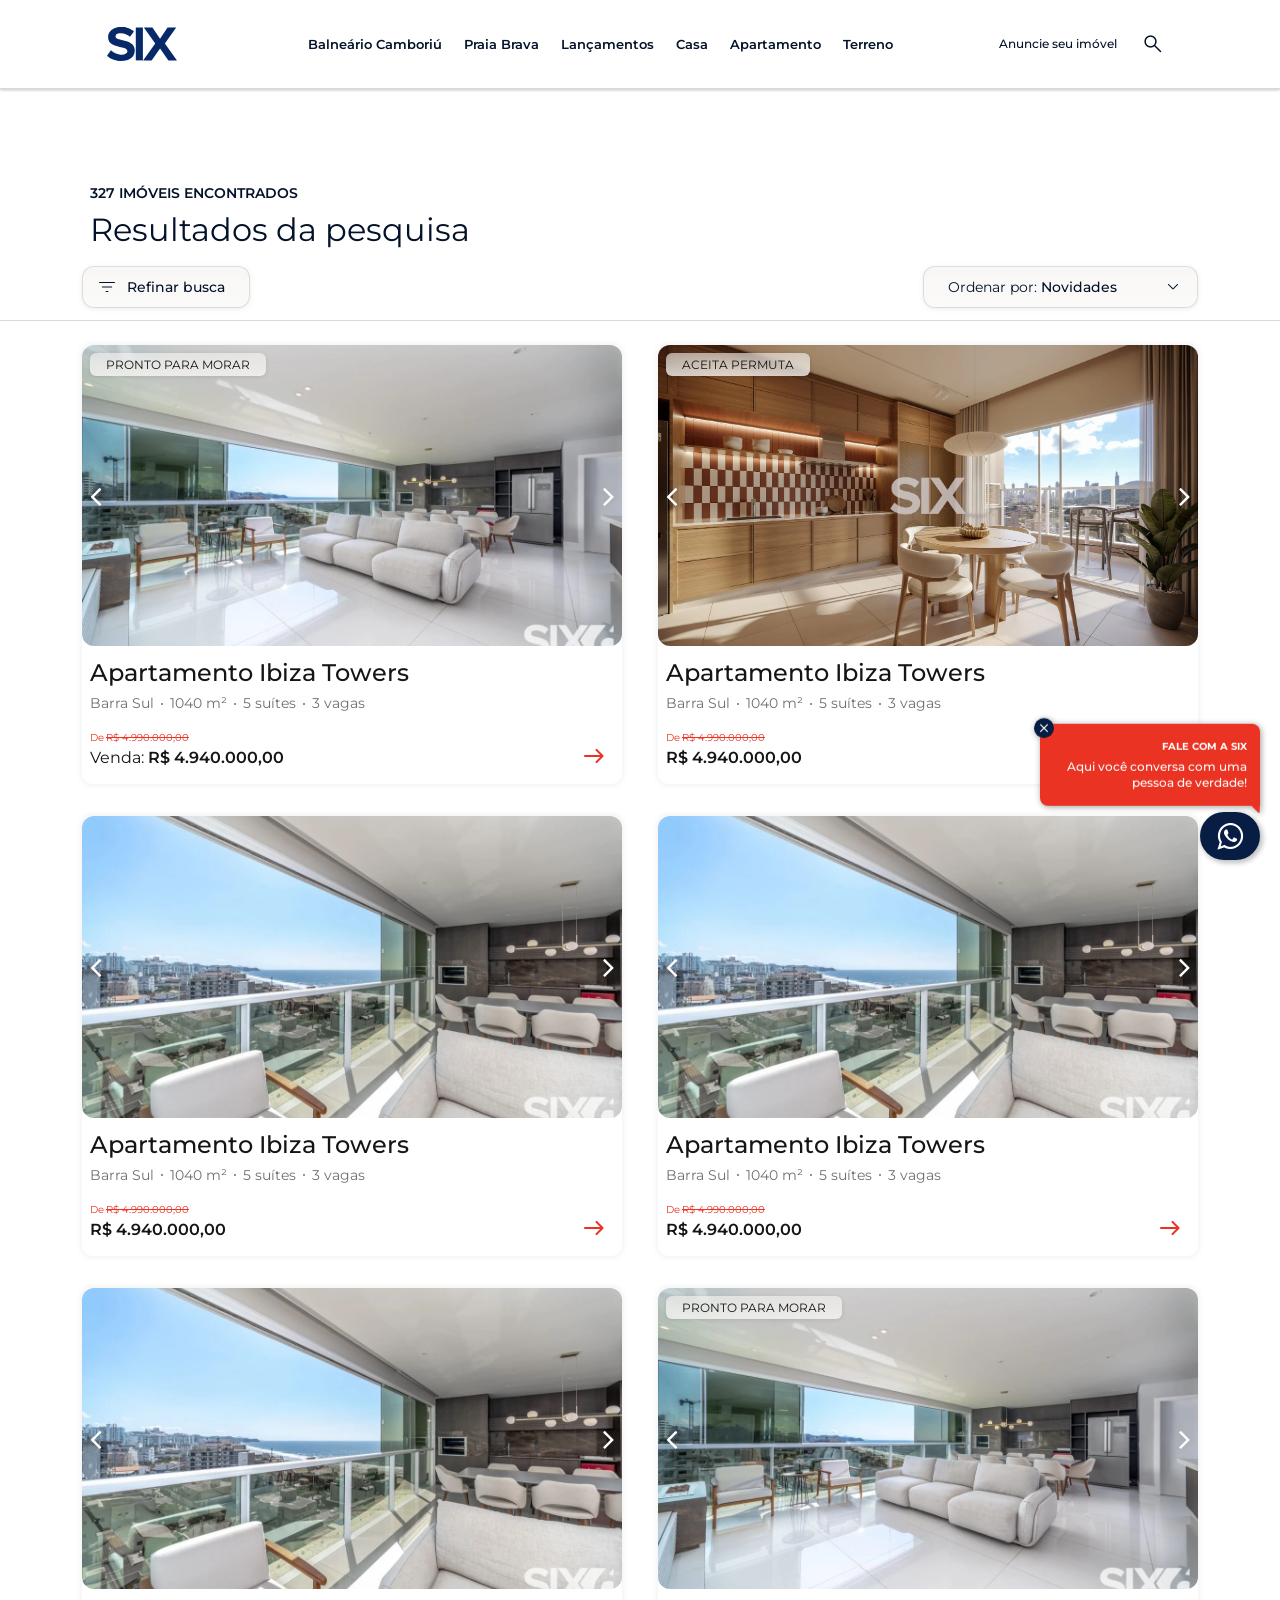
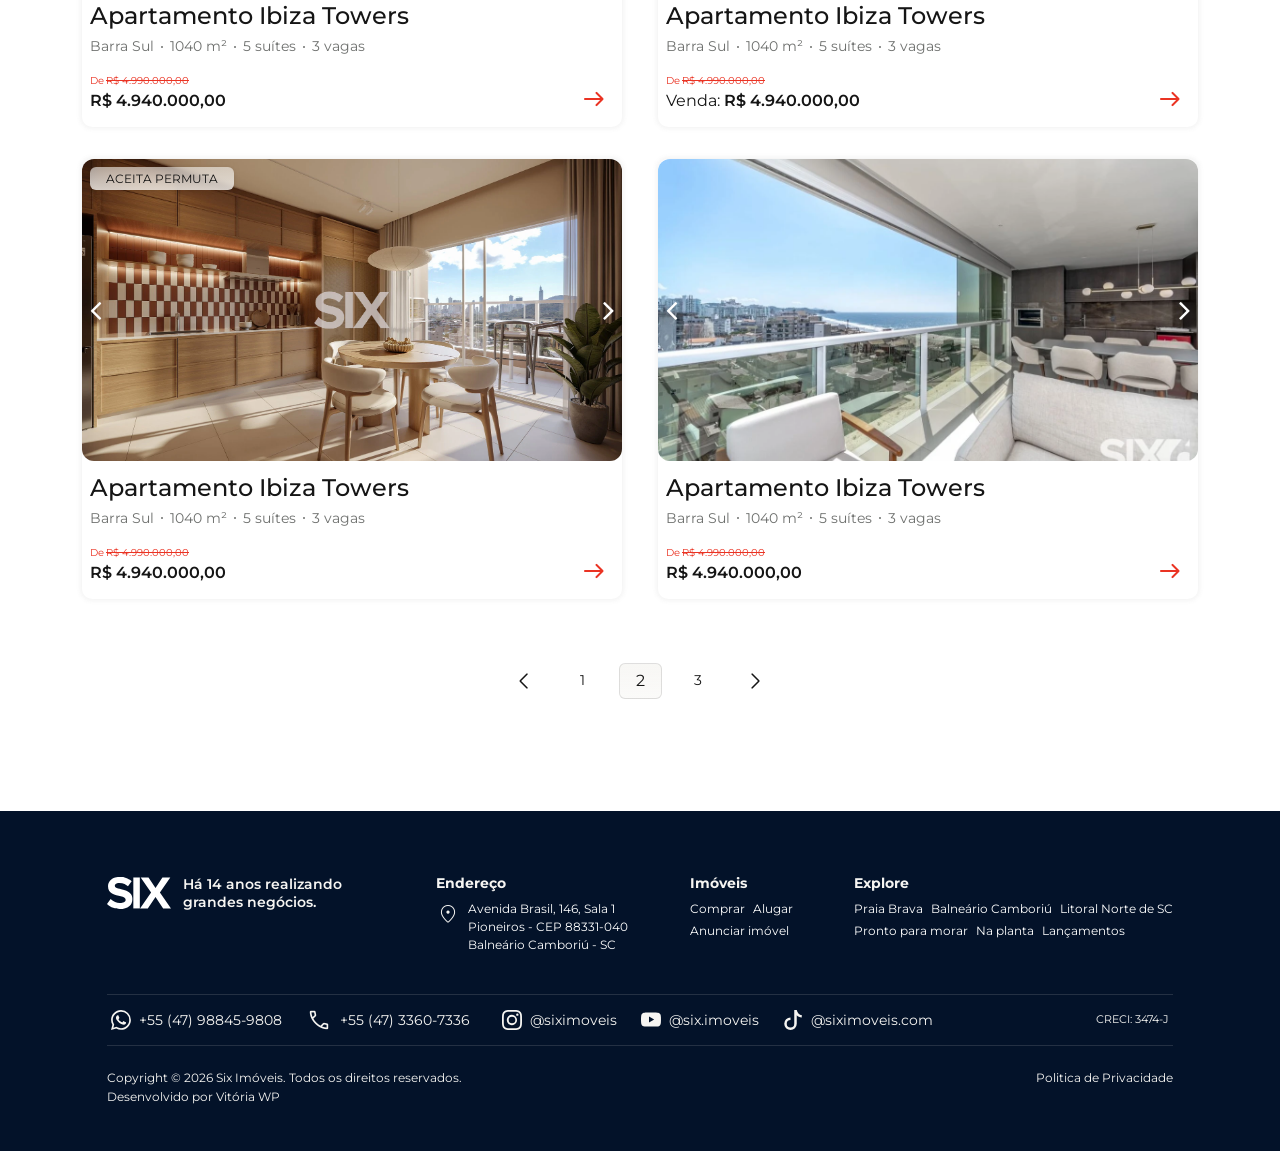
<file: imoveis.html>
<!DOCTYPE html>
<html data-bs-theme="light" lang="pt-br">

<head>
    <meta charset="utf-8">
    <meta name="viewport" content="width=device-width, initial-scale=1.0, shrink-to-fit=no">
    <title>six-imoveis</title>
    <link rel="apple-touch-icon" type="image/png" sizes="180x180" href="https://vwp-dev.github.io/six-imoveis/assets/img/favicon/icon-180.png?h=b3e4c060cfcfaf40dd4bd05ecbf06dbb">
    <link rel="icon" type="image/png" sizes="24x18" href="https://vwp-dev.github.io/six-imoveis/assets/img/favicon/icon-16.png?h=b3e4c060cfcfaf40dd4bd05ecbf06dbb">
    <link rel="icon" type="image/png" sizes="38x32" href="https://vwp-dev.github.io/six-imoveis/assets/img/favicon/icon-32.png?h=b3e4c060cfcfaf40dd4bd05ecbf06dbb">
    <link rel="icon" type="image/png" sizes="180x180" href="https://vwp-dev.github.io/six-imoveis/assets/img/favicon/icon-180.png?h=b3e4c060cfcfaf40dd4bd05ecbf06dbb">
    <link rel="icon" type="image/png" sizes="192x192" href="https://vwp-dev.github.io/six-imoveis/assets/img/favicon/icon-192.png?h=5f967e8ef428de477c094c6b06216f01">
    <link rel="icon" type="image/png" sizes="512x512" href="https://vwp-dev.github.io/six-imoveis/assets/img/favicon/icon-512.png?h=5f967e8ef428de477c094c6b06216f01">
    <link rel="stylesheet" href="https://vwp-dev.github.io/six-imoveis/assets/bootstrap/css/bootstrap.min.css?h=1b1cb0e2be9a21f091a87691f20c6300">
    <link rel="stylesheet" href="https://vwp-dev.github.io/six-imoveis/assets/fonts/font-awesome.min.css?h=33fe6d8f3148d10c2ff7ce3ff095dd41">
    <link rel="stylesheet" href="https://vwp-dev.github.io/six-imoveis/assets/css/styles.min.css?h=949f4815f7901911ba6105756b96833a">
    <link rel="stylesheet" href="https://vwp-dev.github.io/six-imoveis/assets/css/Properties.min.css?h=2dc07ae1fdbfee40245371e247049efc">
    <link rel="stylesheet" href="https://fonts.googleapis.com/css2?family=Material+Symbols+Rounded:opsz,wght,FILL,GRAD@20..48,100..700,0..1,-50..200">
</head>

<body class="properties-page" data-npp-nwl="Showroom" data-npp-page-title="Imóveis" data-npp-entity="RealEstate\Property\Property">
    <div class="six-navbar" data-npp-widget="Menu">
        <nav class="navbar navbar-expand-lg">
            <div class="container-fluid"><a class="navbar-brand six-navbar__brand" href="/six-imoveis/index.html"><br><img class="img-fluid" width="1055" height="523" src="https://vwp-dev.github.io/six-imoveis/assets/img/logo-azul.svg?h=97219b4d55f92b9ffeee1691561ae479"></a>
                <div class="six-navbar__actions"><a class="six-navbar__announce" href="/six-imoveis/anuncie.html">Anuncie seu imóvel</a><a class="six-navbar__icon-button" href="#" data-bs-toggle="offcanvas" data-bs-target="#six-top-filters"><span class="material-symbols-rounded regular">search</span></a></div><button class="btn navbar-toggler" type="button" data-bs-toggle="offcanvas" data-bs-target="#sixNavbarMenuMobile"><span class="material-symbols-rounded">menu</span></button>
                <div class="collapse navbar-collapse" id="sixNavbarMenu">
                    <ul class="navbar-nav six-navbar__navbar-nav">
                        <li class="nav-item"><a class="nav-link" href="#" data-bs-target="#six-top-filters" data-bs-toggle="offcanvas">Balneário Camboriú</a></li>
                        <li class="nav-item"><a class="nav-link" href="#" data-bs-target="#six-top-filters" data-bs-toggle="offcanvas">Praia Brava</a></li>
                        <li class="nav-item"><a class="nav-link" href="#" data-bs-target="#six-top-filters" data-bs-toggle="offcanvas">Lançamentos</a></li>
                        <li class="nav-item"><a class="nav-link" href="#" data-bs-target="#six-top-filters" data-bs-toggle="offcanvas">Casa</a></li>
                        <li class="nav-item"><a class="nav-link" href="#" data-bs-target="#six-top-filters" data-bs-toggle="offcanvas">Apartamento</a></li>
                        <li class="nav-item"><a class="nav-link" href="#" data-bs-target="#six-top-filters" data-bs-toggle="offcanvas">Terreno</a></li>
                    </ul>
                </div>
            </div>
        </nav>
        <div class="offcanvas offcanvas-start" tabindex="-1" id="sixNavbarMenuMobile">
            <div class="offcanvas-header"><a class="navbar-brand six-navbar__brand" href="#"><br><img class="img-fluid" width="1055" height="523" src="https://vwp-dev.github.io/six-imoveis/assets/img/logo-azul.svg?h=97219b4d55f92b9ffeee1691561ae479"></a><button class="btn btn-close material-symbols-rounded" type="button" aria-label="Fechar" data-bs-dismiss="offcanvas" data-bs-target="#sixNavbarMenuMobile">close</button></div>
            <div class="offcanvas-body">
                <ul class="nav six-navbar__navbar-nav">
                    <li class="nav-item"><a class="nav-link" href="#"><span class="material-symbols-rounded regular">chevron_forward</span>Balneário Camboriú</a></li>
                    <li class="nav-item"><a class="nav-link" href="#"><span class="material-symbols-rounded regular">chevron_forward</span>Praia Brava</a></li>
                    <li class="nav-item"><a class="nav-link" href="#"><span class="material-symbols-rounded regular">chevron_forward</span>Lançamentos</a></li>
                    <li class="nav-item"><a class="nav-link" href="#"><span class="material-symbols-rounded regular">chevron_forward</span>Casa</a></li>
                    <li class="nav-item"><a class="nav-link" href="#"><span class="material-symbols-rounded regular">chevron_forward</span>Apartamento</a></li>
                    <li class="nav-item"><a class="nav-link" href="#"><span class="material-symbols-rounded regular">chevron_forward</span>Terreno</a></li>
                    <li class="nav-item"><a class="nav-link button" href="#"><span class="material-symbols-rounded left">real_estate_agent</span>Anuncie seu imóvel</a></li>
                </ul>
                <div class="six-navbar__contact-links-wrapper">
                    <div class="six-navbar__contact-link"><span class="six-navbar__contact-link__icon"><svg class="bi bi-whatsapp" xmlns="http://www.w3.org/2000/svg" width="1em" height="1em" fill="currentColor" viewBox="0 0 16 16">
                                <path d="M13.601 2.326A7.85 7.85 0 0 0 7.994 0C3.627 0 .068 3.558.064 7.926c0 1.399.366 2.76 1.057 3.965L0 16l4.204-1.102a7.9 7.9 0 0 0 3.79.965h.004c4.368 0 7.926-3.558 7.93-7.93A7.9 7.9 0 0 0 13.6 2.326zM7.994 14.521a6.6 6.6 0 0 1-3.356-.92l-.24-.144-2.494.654.666-2.433-.156-.251a6.56 6.56 0 0 1-1.007-3.505c0-3.626 2.957-6.584 6.591-6.584a6.56 6.56 0 0 1 4.66 1.931 6.56 6.56 0 0 1 1.928 4.66c-.004 3.639-2.961 6.592-6.592 6.592m3.615-4.934c-.197-.099-1.17-.578-1.353-.646-.182-.065-.315-.099-.445.099-.133.197-.513.646-.627.775-.114.133-.232.148-.43.05-.197-.1-.836-.308-1.592-.985-.59-.525-.985-1.175-1.103-1.372-.114-.198-.011-.304.088-.403.087-.088.197-.232.296-.346.1-.114.133-.198.198-.33.065-.134.034-.248-.015-.347-.05-.099-.445-1.076-.612-1.47-.16-.389-.323-.335-.445-.34-.114-.007-.247-.007-.38-.007a.73.73 0 0 0-.529.247c-.182.198-.691.677-.691 1.654s.71 1.916.81 2.049c.098.133 1.394 2.132 3.383 2.992.47.205.84.326 1.129.418.475.152.904.129 1.246.08.38-.058 1.171-.48 1.338-.943.164-.464.164-.86.114-.943-.049-.084-.182-.133-.38-.232"></path>
                            </svg></span><a href="#" target="_blank">+55 (47) 98845-9808</a></div>
                    <div class="six-navbar__contact-link"><span class="material-symbols-rounded regular six-navbar__contact-link__icon" style="transform: scaleX(-1);">phone_enabled</span><a href="#" target="_blank">+55 (47) 3360-7336</a></div>
                </div>
            </div>
        </div>
    </div>
    <main>
        <section class="header-section">
            <div class="container">
                <div class="section__header">
                    <h2 class="section__header__title"><span>327</span>&nbsp;imóveis encontrados</h2>
                    <p class="section__header__subtitle">Resultados da pesquisa</p>
                </div>
            </div>
        </section>
        <div class="filters-bar">
            <section>
                <div class="container"><button class="btn btn-outline-primary" type="button" data-bs-toggle="offcanvas" data-bs-target="#six-side-filters"><span class="material-symbols-rounded left">filter_list</span>Refinar busca</button>
                    <form class="filters-bar__right-form" action="/imoveis">
                        <div class="nwl-showroom-sort"><button class="btn btn-outline-primary" type="button"><span class="button__text"><span>Novidades</span></span><span class="material-symbols-rounded">keyboard_arrow_down</span></button>
                            <ul class="list-unstyled nwl-showroom-sort__list">
                                <li class="active"><label class="form-label nwc-checkbox"><input type="radio" class="form-check-input" name="nwlShowroomSort" value="updatedAt DESC" checked=""><span class="nwc-checkbox__label">Novidades</span></label></li>
                                <li><label class="form-label nwc-checkbox"><input type="radio" class="form-check-input" name="nwlShowroomSort" value="price"><span class="nwc-checkbox__label">Menor preço</span></label></li>
                                <li><label class="form-label nwc-checkbox"><input type="radio" class="form-check-input" name="nwlShowroomSort" value="price DESC"><span class="nwc-checkbox__label">Maior preço</span></label></li>
                                <li><label class="form-label nwc-checkbox"><input type="radio" class="form-check-input" name="nwlShowroomSort" value="name"><span class="nwc-checkbox__label">A a Z</span></label></li>
                                <li><label class="form-label nwc-checkbox"><input type="radio" class="form-check-input" name="nwlShowroomSort" value="name DESC"><span class="nwc-checkbox__label">Z a A</span></label></li>
                            </ul>
                            <ul class="list-unstyled nwl-showroom-sort__list">
                                <li class="active"><label class="form-label nwc-checkbox"><input type="radio" class="form-check-input" name="nwlShowroomSort" value="updatedAt DESC" checked=""><span class="nwc-checkbox__label">Novidades</span></label></li>
                                <li><label class="form-label nwc-checkbox"><input type="radio" class="form-check-input" name="nwlShowroomSort" value="price"><span class="nwc-checkbox__label">Menor preço</span></label></li>
                                <li><label class="form-label nwc-checkbox"><input type="radio" class="form-check-input" name="nwlShowroomSort" value="price DESC"><span class="nwc-checkbox__label">Maior preço</span></label></li>
                                <li><label class="form-label nwc-checkbox"><input type="radio" class="form-check-input" name="nwlShowroomSort" value="name"><span class="nwc-checkbox__label">A a Z</span></label></li>
                                <li><label class="form-label nwc-checkbox"><input type="radio" class="form-check-input" name="nwlShowroomSort" value="name DESC"><span class="nwc-checkbox__label">Z a A</span></label></li>
                            </ul>
                        </div>
                    </form>
                </div>
            </section>
        </div>
        <section class="properties-showroom nwl-showroom">
            <div class="container">
                <div class="row property-cards-row" data-npp-order-by="RAND()" data-npp-fields="slug,images,title,sale,rental,address,price,moveInReadySite,openToExchangeSite,newDevelopmentSite,furnishedSite,offPlanSite,offerSite,offPlan,moveInReady,newDevelopment,openToExchange,offer,furnished" data-npp-showroom="properties" data-npp-limit="3" data-npp-remove-empty="4">
                    <div class="col-12 col-lg-6">
                        <div class="property-card">
                            <div class="splide property-card__splide" data-nwc-splide-type="loop" data-nwc-splide-autoplay="false" data-nwc-splide-pagination="true" data-nwc-splide-speed="1200" data-nwc-splide-interval="5000" data-nwc-splide-drag="true" data-nwc-splide-loading="true">
                                <div class="splide__track">
                                    <div class="nwc-splide__loading"></div>
                                    <ul class="splide__list">
                                        <li class="splide__slide"><img src="https://vwp-dev.github.io/six-imoveis/assets/img/exemplos/imoveis/ap-1-1.webp?h=7d0341376bf4b86cbbc5497ffb7039d0" alt="" width="296" height="219"></li>
                                        <li class="splide__slide"><img width="1149" height="768" src="https://vwp-dev.github.io/six-imoveis/assets/img/exemplos/imoveis/ap-1-2.webp?h=7d0341376bf4b86cbbc5497ffb7039d0" alt=""></li>
                                    </ul>
                                    <div class="property-card__tags">
                                        <p class="property-card__tag" data-property-card-tag-type="ready-to-move-in" data-npp-entity="moveInReadySite" data-npp-visibility="true" data-npp-remove-empty="parent">Pronto para morar</p>
                                    </div>
                                </div>
                                <div class="splide__arrows"><button class="splide__arrow splide__arrow--prev"><i class="fa fa-angle-left"></i></button><button class="splide__arrow splide__arrow--next"><i class="fa fa-angle-right"></i></button></div>
                            </div><a class="property-card__content" href="/six-imoveis/imovel.html" role="button" data-npp-entity="permalink" target="_blank">
                                <div class="property-card__content-top">
                                    <h3 class="property-card__title" data-npp-entity="title">Apartamento Ibiza Towers</h3>
                                    <ul class="property-card__description-list">
                                        <li data-npp-entity="address[neighborhood]">Barra Sul</li>
                                        <li>1040 m²</li>
                                        <li>5 suítes</li>
                                        <li>3 vagas</li>
                                    </ul>
                                </div>
                                <p class="property-card__description__price"><span class="original-price"><span>De </span><span data-npp-entity="price[salePriceFull]" data-npp-remove-empty="parent" data-npp-format="money">R$ 4.990.000,00</span></span><span class="price"><span>Venda:&nbsp;</span><span data-npp-entity="price[salePrice]" data-npp-format="money">R$ 4.940.000,00</span></span></p><span class="material-symbols-rounded regular property-card__arrow">arrow_right_alt</span>
                            </a>
                        </div>
                    </div>
                    <div class="col-12 col-lg-6">
                        <div class="property-card">
                            <div class="splide property-card__splide" data-nwc-splide-type="loop" data-nwc-splide-autoplay="false" data-nwc-splide-pagination="true" data-nwc-splide-speed="1200" data-nwc-splide-interval="5000" data-nwc-splide-drag="true" data-nwc-splide-loading="true">
                                <div class="splide__track">
                                    <div class="nwc-splide__loading"></div>
                                    <ul class="splide__list">
                                        <li class="splide__slide"><img src="https://vwp-dev.github.io/six-imoveis/assets/img/exemplos/imoveis/ap-3-3.webp?h=7d0341376bf4b86cbbc5497ffb7039d0" alt="" width="296" height="219"></li>
                                        <li class="splide__slide"><img width="1149" height="768" src="https://vwp-dev.github.io/six-imoveis/assets/img/exemplos/imoveis/ap-1-2.webp?h=7d0341376bf4b86cbbc5497ffb7039d0" alt=""></li>
                                    </ul>
                                    <div class="property-card__tags">
                                        <p class="property-card__tag" data-property-card-tag-type="accepts-barter" data-npp-entity="openToExchangeSite" data-npp-visibility="true">Aceita Permuta</p>
                                    </div>
                                </div>
                                <div class="splide__arrows"><button class="splide__arrow splide__arrow--prev"><i class="fa fa-angle-left"></i></button><button class="splide__arrow splide__arrow--next"><i class="fa fa-angle-right"></i></button></div>
                            </div><a class="property-card__content" href="/six-imoveis/imovel.html" role="button" data-npp-entity="permalink" target="_blank">
                                <div class="property-card__content-top">
                                    <h3 class="property-card__title" data-npp-entity="title">Apartamento Ibiza Towers</h3>
                                    <ul class="property-card__description-list">
                                        <li data-npp-entity="address[neighborhood]">Barra Sul</li>
                                        <li>1040 m²</li>
                                        <li>5 suítes</li>
                                        <li>3 vagas</li>
                                    </ul>
                                </div>
                                <p class="property-card__description__price"><span class="original-price"><span>De </span><span data-npp-entity="price[salePriceFull]" data-npp-remove-empty="parent" data-npp-format="money">R$ 4.990.000,00</span></span><span class="price"><span class="sr-only">&nbsp;Por&nbsp;</span><span data-npp-entity="price[salePrice]" data-npp-format="money">R$ 4.940.000,00</span></span></p><span class="material-symbols-rounded regular property-card__arrow">arrow_right_alt</span>
                            </a>
                        </div>
                    </div>
                    <div class="col-12 col-lg-6">
                        <div class="property-card">
                            <div class="splide property-card__splide" data-nwc-splide-type="loop" data-nwc-splide-autoplay="false" data-nwc-splide-pagination="true" data-nwc-splide-speed="1200" data-nwc-splide-interval="5000" data-nwc-splide-drag="true" data-nwc-splide-loading="true">
                                <div class="splide__track">
                                    <div class="nwc-splide__loading"></div>
                                    <ul class="splide__list">
                                        <li class="splide__slide"><img src="https://vwp-dev.github.io/six-imoveis/assets/img/exemplos/imoveis/ap-1-2.webp?h=7d0341376bf4b86cbbc5497ffb7039d0" alt="" width="296" height="219"></li>
                                        <li class="splide__slide"><img width="1149" height="768" src="https://vwp-dev.github.io/six-imoveis/assets/img/exemplos/imoveis/ap-1-2.webp?h=7d0341376bf4b86cbbc5497ffb7039d0" alt=""></li>
                                    </ul>
                                </div>
                                <div class="splide__arrows"><button class="splide__arrow splide__arrow--prev"><i class="fa fa-angle-left"></i></button><button class="splide__arrow splide__arrow--next"><i class="fa fa-angle-right"></i></button></div>
                            </div><a class="property-card__content" href="/six-imoveis/imovel.html" role="button" data-npp-entity="permalink" target="_blank">
                                <div class="property-card__content-top">
                                    <h3 class="property-card__title" data-npp-entity="title">Apartamento Ibiza Towers</h3>
                                    <ul class="property-card__description-list">
                                        <li data-npp-entity="address[neighborhood]">Barra Sul</li>
                                        <li>1040 m²</li>
                                        <li>5 suítes</li>
                                        <li>3 vagas</li>
                                    </ul>
                                </div>
                                <p class="property-card__description__price"><span class="original-price"><span>De </span><span data-npp-entity="price[salePriceFull]" data-npp-remove-empty="parent" data-npp-format="money">R$ 4.990.000,00</span></span><span class="price"><span class="sr-only">&nbsp;Por&nbsp;</span><span data-npp-entity="price[salePrice]" data-npp-format="money">R$ 4.940.000,00</span></span></p><span class="material-symbols-rounded regular property-card__arrow">arrow_right_alt</span>
                            </a>
                        </div>
                    </div>
                    <div class="col-12 col-lg-6">
                        <div class="property-card">
                            <div class="splide property-card__splide" data-nwc-splide-type="loop" data-nwc-splide-autoplay="false" data-nwc-splide-pagination="true" data-nwc-splide-speed="1200" data-nwc-splide-interval="5000" data-nwc-splide-drag="true" data-nwc-splide-loading="true">
                                <div class="splide__track">
                                    <div class="nwc-splide__loading"></div>
                                    <ul class="splide__list">
                                        <li class="splide__slide"><img src="https://vwp-dev.github.io/six-imoveis/assets/img/exemplos/imoveis/ap-1-2.webp?h=7d0341376bf4b86cbbc5497ffb7039d0" alt="" width="296" height="219"></li>
                                        <li class="splide__slide"><img width="1149" height="768" src="https://vwp-dev.github.io/six-imoveis/assets/img/exemplos/imoveis/ap-1-2.webp?h=7d0341376bf4b86cbbc5497ffb7039d0" alt=""></li>
                                    </ul>
                                </div>
                                <div class="splide__arrows"><button class="splide__arrow splide__arrow--prev"><i class="fa fa-angle-left"></i></button><button class="splide__arrow splide__arrow--next"><i class="fa fa-angle-right"></i></button></div>
                            </div><a class="property-card__content" href="/six-imoveis/imovel.html" role="button" data-npp-entity="permalink" target="_blank">
                                <div class="property-card__content-top">
                                    <h3 class="property-card__title" data-npp-entity="title">Apartamento Ibiza Towers</h3>
                                    <ul class="property-card__description-list">
                                        <li data-npp-entity="address[neighborhood]">Barra Sul</li>
                                        <li>1040 m²</li>
                                        <li>5 suítes</li>
                                        <li>3 vagas</li>
                                    </ul>
                                </div>
                                <p class="property-card__description__price"><span class="original-price"><span>De </span><span data-npp-entity="price[salePriceFull]" data-npp-remove-empty="parent" data-npp-format="money">R$ 4.990.000,00</span></span><span class="price"><span class="sr-only">&nbsp;Por&nbsp;</span><span data-npp-entity="price[salePrice]" data-npp-format="money">R$ 4.940.000,00</span></span></p><span class="material-symbols-rounded regular property-card__arrow">arrow_right_alt</span>
                            </a>
                        </div>
                    </div>
                    <div class="col-12 col-lg-6">
                        <div class="property-card">
                            <div class="splide property-card__splide" data-nwc-splide-type="loop" data-nwc-splide-autoplay="false" data-nwc-splide-pagination="true" data-nwc-splide-speed="1200" data-nwc-splide-interval="5000" data-nwc-splide-drag="true" data-nwc-splide-loading="true">
                                <div class="splide__track">
                                    <div class="nwc-splide__loading"></div>
                                    <ul class="splide__list">
                                        <li class="splide__slide"><img src="https://vwp-dev.github.io/six-imoveis/assets/img/exemplos/imoveis/ap-1-2.webp?h=7d0341376bf4b86cbbc5497ffb7039d0" alt="" width="296" height="219"></li>
                                        <li class="splide__slide"><img width="1149" height="768" src="https://vwp-dev.github.io/six-imoveis/assets/img/exemplos/imoveis/ap-1-2.webp?h=7d0341376bf4b86cbbc5497ffb7039d0" alt=""></li>
                                    </ul>
                                </div>
                                <div class="splide__arrows"><button class="splide__arrow splide__arrow--prev"><i class="fa fa-angle-left"></i></button><button class="splide__arrow splide__arrow--next"><i class="fa fa-angle-right"></i></button></div>
                            </div><a class="property-card__content" href="/six-imoveis/imovel.html" role="button" data-npp-entity="permalink" target="_blank">
                                <div class="property-card__content-top">
                                    <h3 class="property-card__title" data-npp-entity="title">Apartamento Ibiza Towers</h3>
                                    <ul class="property-card__description-list">
                                        <li data-npp-entity="address[neighborhood]">Barra Sul</li>
                                        <li>1040 m²</li>
                                        <li>5 suítes</li>
                                        <li>3 vagas</li>
                                    </ul>
                                </div>
                                <p class="property-card__description__price"><span class="original-price"><span>De </span><span data-npp-entity="price[salePriceFull]" data-npp-remove-empty="parent" data-npp-format="money">R$ 4.990.000,00</span></span><span class="price"><span class="sr-only">&nbsp;Por&nbsp;</span><span data-npp-entity="price[salePrice]" data-npp-format="money">R$ 4.940.000,00</span></span></p><span class="material-symbols-rounded regular property-card__arrow">arrow_right_alt</span>
                            </a>
                        </div>
                    </div>
                    <div class="col-12 col-lg-6">
                        <div class="property-card">
                            <div class="splide property-card__splide" data-nwc-splide-type="loop" data-nwc-splide-autoplay="false" data-nwc-splide-pagination="true" data-nwc-splide-speed="1200" data-nwc-splide-interval="5000" data-nwc-splide-drag="true" data-nwc-splide-loading="true">
                                <div class="splide__track">
                                    <div class="nwc-splide__loading"></div>
                                    <ul class="splide__list">
                                        <li class="splide__slide"><img src="https://vwp-dev.github.io/six-imoveis/assets/img/exemplos/imoveis/ap-1-1.webp?h=7d0341376bf4b86cbbc5497ffb7039d0" alt="" width="296" height="219"></li>
                                        <li class="splide__slide"><img width="1149" height="768" src="https://vwp-dev.github.io/six-imoveis/assets/img/exemplos/imoveis/ap-1-2.webp?h=7d0341376bf4b86cbbc5497ffb7039d0" alt=""></li>
                                    </ul>
                                    <div class="property-card__tags">
                                        <p class="property-card__tag" data-property-card-tag-type="ready-to-move-in" data-npp-entity="moveInReadySite" data-npp-visibility="true" data-npp-remove-empty="parent">Pronto para morar</p>
                                    </div>
                                </div>
                                <div class="splide__arrows"><button class="splide__arrow splide__arrow--prev"><i class="fa fa-angle-left"></i></button><button class="splide__arrow splide__arrow--next"><i class="fa fa-angle-right"></i></button></div>
                            </div><a class="property-card__content" href="/six-imoveis/imovel.html" role="button" data-npp-entity="permalink" target="_blank">
                                <div class="property-card__content-top">
                                    <h3 class="property-card__title" data-npp-entity="title">Apartamento Ibiza Towers</h3>
                                    <ul class="property-card__description-list">
                                        <li data-npp-entity="address[neighborhood]">Barra Sul</li>
                                        <li>1040 m²</li>
                                        <li>5 suítes</li>
                                        <li>3 vagas</li>
                                    </ul>
                                </div>
                                <p class="property-card__description__price"><span class="original-price"><span>De </span><span data-npp-entity="price[salePriceFull]" data-npp-remove-empty="parent" data-npp-format="money">R$ 4.990.000,00</span></span><span class="price"><span>Venda:&nbsp;</span><span data-npp-entity="price[salePrice]" data-npp-format="money">R$ 4.940.000,00</span></span></p><span class="material-symbols-rounded regular property-card__arrow">arrow_right_alt</span>
                            </a>
                        </div>
                    </div>
                    <div class="col-12 col-lg-6">
                        <div class="property-card">
                            <div class="splide property-card__splide" data-nwc-splide-type="loop" data-nwc-splide-autoplay="false" data-nwc-splide-pagination="true" data-nwc-splide-speed="1200" data-nwc-splide-interval="5000" data-nwc-splide-drag="true" data-nwc-splide-loading="true">
                                <div class="splide__track">
                                    <div class="nwc-splide__loading"></div>
                                    <ul class="splide__list">
                                        <li class="splide__slide"><img src="https://vwp-dev.github.io/six-imoveis/assets/img/exemplos/imoveis/ap-3-3.webp?h=7d0341376bf4b86cbbc5497ffb7039d0" alt="" width="296" height="219"></li>
                                        <li class="splide__slide"><img width="1149" height="768" src="https://vwp-dev.github.io/six-imoveis/assets/img/exemplos/imoveis/ap-1-2.webp?h=7d0341376bf4b86cbbc5497ffb7039d0" alt=""></li>
                                    </ul>
                                    <div class="property-card__tags">
                                        <p class="property-card__tag" data-property-card-tag-type="accepts-barter" data-npp-entity="openToExchangeSite" data-npp-visibility="true">Aceita Permuta</p>
                                    </div>
                                </div>
                                <div class="splide__arrows"><button class="splide__arrow splide__arrow--prev"><i class="fa fa-angle-left"></i></button><button class="splide__arrow splide__arrow--next"><i class="fa fa-angle-right"></i></button></div>
                            </div><a class="property-card__content" href="/six-imoveis/imovel.html" role="button" data-npp-entity="permalink" target="_blank">
                                <div class="property-card__content-top">
                                    <h3 class="property-card__title" data-npp-entity="title">Apartamento Ibiza Towers</h3>
                                    <ul class="property-card__description-list">
                                        <li data-npp-entity="address[neighborhood]">Barra Sul</li>
                                        <li>1040 m²</li>
                                        <li>5 suítes</li>
                                        <li>3 vagas</li>
                                    </ul>
                                </div>
                                <p class="property-card__description__price"><span class="original-price"><span>De </span><span data-npp-entity="price[salePriceFull]" data-npp-remove-empty="parent" data-npp-format="money">R$ 4.990.000,00</span></span><span class="price"><span class="sr-only">&nbsp;Por&nbsp;</span><span data-npp-entity="price[salePrice]" data-npp-format="money">R$ 4.940.000,00</span></span></p><span class="material-symbols-rounded regular property-card__arrow">arrow_right_alt</span>
                            </a>
                        </div>
                    </div>
                    <div class="col-12 col-lg-6">
                        <div class="property-card">
                            <div class="splide property-card__splide" data-nwc-splide-type="loop" data-nwc-splide-autoplay="false" data-nwc-splide-pagination="true" data-nwc-splide-speed="1200" data-nwc-splide-interval="5000" data-nwc-splide-drag="true" data-nwc-splide-loading="true">
                                <div class="splide__track">
                                    <div class="nwc-splide__loading"></div>
                                    <ul class="splide__list">
                                        <li class="splide__slide"><img src="https://vwp-dev.github.io/six-imoveis/assets/img/exemplos/imoveis/ap-1-2.webp?h=7d0341376bf4b86cbbc5497ffb7039d0" alt="" width="296" height="219"></li>
                                        <li class="splide__slide"><img width="1149" height="768" src="https://vwp-dev.github.io/six-imoveis/assets/img/exemplos/imoveis/ap-1-2.webp?h=7d0341376bf4b86cbbc5497ffb7039d0" alt=""></li>
                                    </ul>
                                </div>
                                <div class="splide__arrows"><button class="splide__arrow splide__arrow--prev"><i class="fa fa-angle-left"></i></button><button class="splide__arrow splide__arrow--next"><i class="fa fa-angle-right"></i></button></div>
                            </div><a class="property-card__content" href="/six-imoveis/imovel.html" role="button" data-npp-entity="permalink" target="_blank">
                                <div class="property-card__content-top">
                                    <h3 class="property-card__title" data-npp-entity="title">Apartamento Ibiza Towers</h3>
                                    <ul class="property-card__description-list">
                                        <li data-npp-entity="address[neighborhood]">Barra Sul</li>
                                        <li>1040 m²</li>
                                        <li>5 suítes</li>
                                        <li>3 vagas</li>
                                    </ul>
                                </div>
                                <p class="property-card__description__price"><span class="original-price"><span>De </span><span data-npp-entity="price[salePriceFull]" data-npp-remove-empty="parent" data-npp-format="money">R$ 4.990.000,00</span></span><span class="price"><span class="sr-only">&nbsp;Por&nbsp;</span><span data-npp-entity="price[salePrice]" data-npp-format="money">R$ 4.940.000,00</span></span></p><span class="material-symbols-rounded regular property-card__arrow">arrow_right_alt</span>
                            </a>
                        </div>
                    </div>
                </div>
            </div>
            <div class="container"><nav>
    <ul class="pagination showroom-pagination">
        <li class="page-item page-item--prev"><a class="page-link" aria-label="Previous" href="#"><span class="material-symbols-rounded">keyboard_arrow_left</span></a></li>
        <li class="page-item"><a class="page-link" href="#">1</a></li>
        <li class="page-item active"><a class="page-link" href="#">2</a></li>
        <li class="page-item"><a class="page-link" href="#">3</a></li>
        <li class="page-item page-item--next"><a class="page-link" aria-label="Next" href="#"><span class="material-symbols-rounded">keyboard_arrow_right</span></a></li>
    </ul>
</nav></div>
        </section>
    </main>
    <footer>
        <div class="container-fluid">
            <div class="row six-footer__main-row">
                <div class="col-12 col-lg-3 col-xl-auto col-xxl-3 six-footer__brand-column">
                    <div>
                        <div><a class="six-footer__brand-column__brand" href="/six-imoveis/index.html"><img width="1055" height="523" src="https://vwp-dev.github.io/six-imoveis/assets/img/logo-branca.svg?h=d3f297437c9824696051bc83d61cfc0f"></a>
                            <p class="six-footer__brand-column__creci">CRECI: 3474-J</p>
                        </div>
                        <p class="six-footer__brand-column__phrase"><span>Há 14 anos realizando</span><span>grandes negócios.</span></p>
                    </div>
                </div>
                <div class="col-12 col-lg-auto col-xl col-xxl six-footer__address-column">
                    <div class="six-footer__item-wrapper">
                        <div>
                            <h2 class="six-footer__title">Endereço</h2>
                            <div class="six-footer__address-link"><span class="six-footer__address-link__icon material-symbols-rounded">location_on</span><a class="six-footer__link" href="#" target="_blank">Avenida Brasil, 146, Sala 1<br>Pioneiros - CEP 88331-040<br>Balneário Camboriú - SC</a></div>
                        </div>
                    </div>
                </div>
                <div class="col-12 col-lg col-xl-6 col-xxl-6 six-footer__navigation-column">
                    <div id="six-footer__navigation-column--desktop">
                        <div class="six-footer__item-wrapper">
                            <div>
                                <h2 class="six-footer__title">Imóveis</h2>
                                <div class="six-footer__item__links-wrapper">
                                    <div class="six-footer__item__links-line"><a class="six-footer__link" href="#">Comprar</a><a class="six-footer__link" href="#">Alugar</a></div>
                                    <div class="six-footer__item__links-line"><a class="six-footer__link" href="#">Anunciar imóvel</a></div>
                                </div>
                            </div>
                        </div>
                        <div class="six-footer__item-wrapper">
                            <div>
                                <h2 class="six-footer__title">Explore</h2>
                                <div class="six-footer__item__links-wrapper">
                                    <div class="six-footer__item__links-line"><a class="six-footer__link" href="#">Praia Brava</a><a class="six-footer__link" href="#">Balneário Camboriú</a><a class="six-footer__link" href="#">Litoral Norte de SC</a></div>
                                    <div class="six-footer__item__links-line"><a class="six-footer__link" href="#">Pronto para morar</a><a class="six-footer__link" href="#">Na planta</a><a class="six-footer__link" href="#">Lançamentos</a></div>
                                </div>
                            </div>
                        </div>
                    </div>
                    <div class="accordion" role="tablist" id="six-footer__navigation-column--mobile">
                        <div class="accordion-item">
                            <h2 class="accordion-header" role="tab"><button class="accordion-button collapsed six-footer__title" type="button" data-bs-toggle="collapse" data-bs-target="#six-footer__navigation-column--mobile .item-1" aria-expanded="false" aria-controls="six-footer__navigation-column--mobile .item-1">Imóveis</button></h2>
                            <div class="accordion-collapse collapse item-1" role="tabpanel">
                                <div class="accordion-body">
                                    <div class="six-footer__navigation-link"><span class="six-footer__navigation-link__icon material-symbols-rounded">keyboard_arrow_right</span><a href="/six-imoveis/imoveis.html" target="_blank">Alugar</a></div>
                                    <div class="six-footer__navigation-link"><span class="six-footer__navigation-link__icon material-symbols-rounded">keyboard_arrow_right</span><a href="/six-imoveis/imoveis.html" target="_blank">Comprar</a></div>
                                    <div class="six-footer__navigation-link"><span class="six-footer__navigation-link__icon material-symbols-rounded">keyboard_arrow_right</span><a href="/six-imoveis/anuncie.html" target="_blank">Anunciar imóvel</a></div>
                                </div>
                            </div>
                        </div>
                        <div class="accordion-item">
                            <h2 class="accordion-header" role="tab"><button class="accordion-button collapsed six-footer__title" type="button" data-bs-toggle="collapse" data-bs-target="#six-footer__navigation-column--mobile .item-2" aria-expanded="false" aria-controls="six-footer__navigation-column--mobile .item-2">Explore</button></h2>
                            <div class="accordion-collapse collapse item-2" role="tabpanel">
                                <div class="accordion-body">
                                    <div class="six-footer__navigation-link"><span class="six-footer__navigation-link__icon material-symbols-rounded">keyboard_arrow_right</span><a href="#" data-bs-target="#six-top-filters" data-bs-toggle="offcanvas">Praia Brava</a></div>
                                    <div class="six-footer__navigation-link"><span class="six-footer__navigation-link__icon material-symbols-rounded">keyboard_arrow_right</span><a href="#" data-bs-target="#six-top-filters" data-bs-toggle="offcanvas">Balneário Camboriú</a></div>
                                    <div class="six-footer__navigation-link"><span class="six-footer__navigation-link__icon material-symbols-rounded">keyboard_arrow_right</span><a href="#" data-bs-target="#six-top-filters" data-bs-toggle="offcanvas">Litoral Norte de SC</a></div>
                                    <div class="six-footer__navigation-link"><span class="six-footer__navigation-link__icon material-symbols-rounded">keyboard_arrow_right</span><a href="#" data-bs-target="#six-top-filters" data-bs-toggle="offcanvas">Lançamentos</a></div>
                                    <div class="six-footer__navigation-link"><span class="six-footer__navigation-link__icon material-symbols-rounded">keyboard_arrow_right</span><a href="#" data-bs-target="#six-top-filters" data-bs-toggle="offcanvas">Na planta</a></div>
                                    <div class="six-footer__navigation-link"><span class="six-footer__navigation-link__icon material-symbols-rounded">keyboard_arrow_right</span><a href="#" data-bs-target="#six-top-filters" data-bs-toggle="offcanvas">Pronto para morar</a></div>
                                </div>
                            </div>
                        </div>
                    </div>
                </div>
                <div class="col-12 col-lg-auto six-footer__contact-column six-footer__contact-column--phone">
                    <div class="six-footer__contact-links">
                        <div class="six-footer__contact-link"><span class="six-footer__contact-link__icon"><svg class="bi bi-whatsapp" xmlns="http://www.w3.org/2000/svg" width="1em" height="1em" fill="currentColor" viewBox="0 0 16 16">
                                    <path d="M13.601 2.326A7.85 7.85 0 0 0 7.994 0C3.627 0 .068 3.558.064 7.926c0 1.399.366 2.76 1.057 3.965L0 16l4.204-1.102a7.9 7.9 0 0 0 3.79.965h.004c4.368 0 7.926-3.558 7.93-7.93A7.9 7.9 0 0 0 13.6 2.326zM7.994 14.521a6.6 6.6 0 0 1-3.356-.92l-.24-.144-2.494.654.666-2.433-.156-.251a6.56 6.56 0 0 1-1.007-3.505c0-3.626 2.957-6.584 6.591-6.584a6.56 6.56 0 0 1 4.66 1.931 6.56 6.56 0 0 1 1.928 4.66c-.004 3.639-2.961 6.592-6.592 6.592m3.615-4.934c-.197-.099-1.17-.578-1.353-.646-.182-.065-.315-.099-.445.099-.133.197-.513.646-.627.775-.114.133-.232.148-.43.05-.197-.1-.836-.308-1.592-.985-.59-.525-.985-1.175-1.103-1.372-.114-.198-.011-.304.088-.403.087-.088.197-.232.296-.346.1-.114.133-.198.198-.33.065-.134.034-.248-.015-.347-.05-.099-.445-1.076-.612-1.47-.16-.389-.323-.335-.445-.34-.114-.007-.247-.007-.38-.007a.73.73 0 0 0-.529.247c-.182.198-.691.677-.691 1.654s.71 1.916.81 2.049c.098.133 1.394 2.132 3.383 2.992.47.205.84.326 1.129.418.475.152.904.129 1.246.08.38-.058 1.171-.48 1.338-.943.164-.464.164-.86.114-.943-.049-.084-.182-.133-.38-.232"></path>
                                </svg></span><a href="#" target="_blank">+55 (47) 98845-9808</a></div>
                        <div class="six-footer__contact-link"><span class="six-footer__contact-link__icon material-symbols-rounded regular" style="transform: scaleX(-1);">phone_enabled</span><a href="#" target="_blank">+55 (47) 3360-7336</a></div>
                    </div>
                </div>
                <div class="col-12 col-lg-auto six-footer__contact-column six-footer__contact-column--social-media">
                    <div class="six-footer__contact-links">
                        <div class="six-footer__contact-link"><span class="six-footer__contact-link__icon"><svg class="bi bi-instagram" xmlns="http://www.w3.org/2000/svg" width="1em" height="1em" fill="currentColor" viewBox="0 0 16 16">
                                    <path d="M8 0C5.829 0 5.556.01 4.703.048 3.85.088 3.269.222 2.76.42a3.9 3.9 0 0 0-1.417.923A3.9 3.9 0 0 0 .42 2.76C.222 3.268.087 3.85.048 4.7.01 5.555 0 5.827 0 8.001c0 2.172.01 2.444.048 3.297.04.852.174 1.433.372 1.942.205.526.478.972.923 1.417.444.445.89.719 1.416.923.51.198 1.09.333 1.942.372C5.555 15.99 5.827 16 8 16s2.444-.01 3.298-.048c.851-.04 1.434-.174 1.943-.372a3.9 3.9 0 0 0 1.416-.923c.445-.445.718-.891.923-1.417.197-.509.332-1.09.372-1.942C15.99 10.445 16 10.173 16 8s-.01-2.445-.048-3.299c-.04-.851-.175-1.433-.372-1.941a3.9 3.9 0 0 0-.923-1.417A3.9 3.9 0 0 0 13.24.42c-.51-.198-1.092-.333-1.943-.372C10.443.01 10.172 0 7.998 0zm-.717 1.442h.718c2.136 0 2.389.007 3.232.046.78.035 1.204.166 1.486.275.373.145.64.319.92.599s.453.546.598.92c.11.281.24.705.275 1.485.039.843.047 1.096.047 3.231s-.008 2.389-.047 3.232c-.035.78-.166 1.203-.275 1.485a2.5 2.5 0 0 1-.599.919c-.28.28-.546.453-.92.598-.28.11-.704.24-1.485.276-.843.038-1.096.047-3.232.047s-2.39-.009-3.233-.047c-.78-.036-1.203-.166-1.485-.276a2.5 2.5 0 0 1-.92-.598 2.5 2.5 0 0 1-.6-.92c-.109-.281-.24-.705-.275-1.485-.038-.843-.046-1.096-.046-3.233s.008-2.388.046-3.231c.036-.78.166-1.204.276-1.486.145-.373.319-.64.599-.92s.546-.453.92-.598c.282-.11.705-.24 1.485-.276.738-.034 1.024-.044 2.515-.045zm4.988 1.328a.96.96 0 1 0 0 1.92.96.96 0 0 0 0-1.92m-4.27 1.122a4.109 4.109 0 1 0 0 8.217 4.109 4.109 0 0 0 0-8.217m0 1.441a2.667 2.667 0 1 1 0 5.334 2.667 2.667 0 0 1 0-5.334"></path>
                                </svg></span><a href="#" target="_blank">@siximoveis</a></div>
                        <div class="six-footer__contact-link"><span class="six-footer__contact-link__icon"><svg class="bi bi-youtube" xmlns="http://www.w3.org/2000/svg" width="1em" height="1em" fill="currentColor" viewBox="0 0 16 16">
                                    <path d="M8.051 1.999h.089c.822.003 4.987.033 6.11.335a2.01 2.01 0 0 1 1.415 1.42c.101.38.172.883.22 1.402l.01.104.022.26.008.104c.065.914.073 1.77.074 1.957v.075c-.001.194-.01 1.108-.082 2.06l-.008.105-.009.104c-.05.572-.124 1.14-.235 1.558a2.01 2.01 0 0 1-1.415 1.42c-1.16.312-5.569.334-6.18.335h-.142c-.309 0-1.587-.006-2.927-.052l-.17-.006-.087-.004-.171-.007-.171-.007c-1.11-.049-2.167-.128-2.654-.26a2.01 2.01 0 0 1-1.415-1.419c-.111-.417-.185-.986-.235-1.558L.09 9.82l-.008-.104A31 31 0 0 1 0 7.68v-.123c.002-.215.01-.958.064-1.778l.007-.103.003-.052.008-.104.022-.26.01-.104c.048-.519.119-1.023.22-1.402a2.01 2.01 0 0 1 1.415-1.42c.487-.13 1.544-.21 2.654-.26l.17-.007.172-.006.086-.003.171-.007A100 100 0 0 1 7.858 2zM6.4 5.209v4.818l4.157-2.408z"></path>
                                </svg></span><a href="#" target="_blank">@six.imoveis</a></div>
                        <div class="six-footer__contact-link"><span class="six-footer__contact-link__icon"><svg class="bi bi-tiktok" xmlns="http://www.w3.org/2000/svg" width="1em" height="1em" fill="currentColor" viewBox="0 0 16 16">
                                    <path d="M9 0h1.98c.144.715.54 1.617 1.235 2.512C12.895 3.389 13.797 4 15 4v2c-1.753 0-3.07-.814-4-1.829V11a5 5 0 1 1-5-5v2a3 3 0 1 0 3 3z"></path>
                                </svg></span><a href="#" target="_blank">@siximoveis.com</a></div>
                    </div>
                </div>
                <div class="col six-footer__creci-desktop-column">
                    <p class="six-footer__creci-desktop">CRECI: 3474-J</p>
                </div>
            </div>
            <div class="row six-footer__bottom-row">
                <div class="col-12">
                    <div class="six-footer__privacy-police-wrapper"><a class="six-footer__privacy-police" href="politica-privacidade">Politica de Privacidade</a>
                        <p class="six-footer__developed-by--mobile">Desenvolvido por&nbsp;<a href="#" target="_blank">Vitória WP</a></p>
                    </div>
                    <p class="six-footer__copyright"><span>Copyright © <span data-npp-year="true">2026</span>&nbsp;Six Imóveis.&nbsp;</span><span>Todos os direitos reservados.</span></p>
                    <p class="six-footer__developed-by--desktop">Desenvolvido por&nbsp;<a href="#" target="_blank">Vitória WP</a></p>
                </div>
            </div>
        </div>
    </footer>
    <div>
        <div class="nwc-snackbar" data-npp-widget="snackbar"><span class="nwc-snackbar-message">Text</span><span class="material-symbols-rounded nwc-snackbar-close" aria-label="Fechar mensagem">close</span></div>
        <div class="offcanvas offcanvas-top six-filters" tabindex="-1" data-bs-scroll="true" id="six-top-filters">
            <div class="container-fluid">
                <div class="offcanvas-header">
                    <h2 class="offcanvas-title">Filtros</h2><button class="btn btn-close material-symbols-rounded" type="button" aria-label="Close" data-bs-dismiss="offcanvas" data-bs-target="#six-top-filters">close</button>
                    <div class="six-filters__search-field"><input type="search" class="search-build" placeholder="Digite sua busca" name="q"><button class="btn six-filters__search-field__action-button" type="submit"><span class="material-symbols-rounded">search</span></button></div>
                </div>
                <div class="offcanvas-body six-scrollbar">
                    <div class="six-filters__item">
                        <div class="six-filters__search-field"><input type="search" class="search-build" placeholder="Digite sua busca" name="q"><button class="btn six-filters__search-field__action-button" type="submit"><span class="material-symbols-rounded">search</span></button></div>
                    </div>
                    <div class="six-filters__item">
                        <h3 class="six-filters__item__title"><span class="material-symbols-rounded">arrow_forward</span>Você deseja Comprar ou Alugar?</h3>
                        <ul class="six-filters__item__body">
                            <li><label class="form-label nwc-checkbox"><input type="checkbox" class="form-check-input" name="nwlCheckbox"><span class="nwc-checkbox__label">Comprar</span></label></li>
                            <li><label class="form-label nwc-checkbox"><input type="checkbox" class="form-check-input" name="nwlCheckbox"><span class="nwc-checkbox__label">Alugar</span></label></li>
                        </ul>
                    </div>
                    <div class="six-filters__item">
                        <h3 class="six-filters__item__title"><span class="material-symbols-rounded">map</span>Localização</h3>
                        <ul class="six-filters__item__body">
                            <li><label class="form-label nwc-checkbox"><input type="checkbox" class="form-check-input" name="nwlCheckbox"><span class="nwc-checkbox__label">Balneário Camboriú</span></label></li>
                            <li><label class="form-label nwc-checkbox"><input type="checkbox" class="form-check-input" name="nwlCheckbox"><span class="nwc-checkbox__label">Itajaí</span></label></li>
                            <li><label class="form-label nwc-checkbox"><input type="checkbox" class="form-check-input" name="nwlCheckbox"><span class="nwc-checkbox__label">Camboriú</span></label></li>
                        </ul>
                    </div>
                    <div class="six-filters__item">
                        <h3 class="six-filters__item__title"><span class="material-symbols-rounded">my_location</span>Região de interesse</h3>
                        <ul class="six-filters__item__body">
                            <li><label class="form-label nwc-checkbox"><input type="checkbox" class="form-check-input" name="nwlCheckbox"><span class="nwc-checkbox__label">Ariribá</span></label></li>
                            <li><label class="form-label nwc-checkbox"><input type="checkbox" class="form-check-input" name="nwlCheckbox"><span class="nwc-checkbox__label">Bairro da Barra</span></label></li>
                            <li><label class="form-label nwc-checkbox"><input type="checkbox" class="form-check-input" name="nwlCheckbox"><span class="nwc-checkbox__label">Barra Sul</span></label></li>
                            <li><label class="form-label nwc-checkbox"><input type="checkbox" class="form-check-input" name="nwlCheckbox"><span class="nwc-checkbox__label">Pioneiros</span></label></li>
                            <li><label class="form-label nwc-checkbox"><input type="checkbox" class="form-check-input" name="nwlCheckbox"><span class="nwc-checkbox__label">Praia dos Amores</span></label></li>
                            <li><label class="form-label nwc-checkbox"><input type="checkbox" class="form-check-input" name="nwlCheckbox"><span class="nwc-checkbox__label">Praia dos Amores</span></label></li>
                            <li><label class="form-label nwc-checkbox"><input type="checkbox" class="form-check-input" name="nwlCheckbox"><span class="nwc-checkbox__label">Quadra Mar Norte</span></label></li>
                            <li><label class="form-label nwc-checkbox"><input type="checkbox" class="form-check-input" name="nwlCheckbox"><span class="nwc-checkbox__label">São Judas Tadeu</span></label></li>
                            <li><label class="form-label nwc-checkbox"><input type="checkbox" class="form-check-input" name="nwlCheckbox"><span class="nwc-checkbox__label">Vila Real</span></label></li>
                            <li><label class="form-label nwc-checkbox"><input type="checkbox" class="form-check-input" name="nwlCheckbox"><span class="nwc-checkbox__label">Santa Regina</span></label></li>
                            <li><label class="form-label nwc-checkbox"><input type="checkbox" class="form-check-input" name="nwlCheckbox"><span class="nwc-checkbox__label">Fazenda</span></label></li>
                            <li><label class="form-label nwc-checkbox"><input type="checkbox" class="form-check-input" name="nwlCheckbox"><span class="nwc-checkbox__label">Praia Brava</span></label></li>
                        </ul>
                    </div>
                    <div class="six-filters__item">
                        <h3 class="six-filters__item__title"><span class="material-symbols-rounded">home_work</span>Tipo de Imóvel</h3>
                        <ul class="six-filters__item__body">
                            <li><label class="form-label nwc-checkbox"><input type="checkbox" class="form-check-input" name="nwlCheckbox"><span class="nwc-checkbox__label">Apartamento</span></label></li>
                            <li><label class="form-label nwc-checkbox"><input type="checkbox" class="form-check-input" name="nwlCheckbox"><span class="nwc-checkbox__label">Apartamento Duplex</span></label></li>
                            <li><label class="form-label nwc-checkbox"><input type="checkbox" class="form-check-input" name="nwlCheckbox"><span class="nwc-checkbox__label">Apartamento Garden</span></label></li>
                            <li><label class="form-label nwc-checkbox"><input type="checkbox" class="form-check-input" name="nwlCheckbox"><span class="nwc-checkbox__label">Apartamento Triplex</span></label></li>
                            <li><label class="form-label nwc-checkbox"><input type="checkbox" class="form-check-input" name="nwlCheckbox"><span class="nwc-checkbox__label">Casa</span></label></li>
                            <li><label class="form-label nwc-checkbox"><input type="checkbox" class="form-check-input" name="nwlCheckbox"><span class="nwc-checkbox__label">Cobertura</span></label></li>
                            <li><label class="form-label nwc-checkbox"><input type="checkbox" class="form-check-input" name="nwlCheckbox"><span class="nwc-checkbox__label">Cobertura Duplex</span></label></li>
                            <li><label class="form-label nwc-checkbox"><input type="checkbox" class="form-check-input" name="nwlCheckbox"><span class="nwc-checkbox__label">Galpão Industrial</span></label></li>
                            <li><label class="form-label nwc-checkbox"><input type="checkbox" class="form-check-input" name="nwlCheckbox"><span class="nwc-checkbox__label">Loft</span></label></li>
                            <li><label class="form-label nwc-checkbox"><input type="checkbox" class="form-check-input" name="nwlCheckbox"><span class="nwc-checkbox__label">Sala</span></label></li>
                            <li><label class="form-label nwc-checkbox"><input type="checkbox" class="form-check-input" name="nwlCheckbox"><span class="nwc-checkbox__label">Terreno</span></label></li>
                        </ul>
                    </div>
                    <div class="six-filters__item">
                        <h3 class="six-filters__item__title"><span class="material-symbols-rounded">bed</span>Quartos</h3>
                        <ul class="six-filters__item__body">
                            <li><label class="form-label nwc-checkbox nwc-checkbox--square"><input type="checkbox" class="form-check-input" name="nwlCheckbox"><span class="nwc-checkbox__label">1</span></label></li>
                            <li><label class="form-label nwc-checkbox nwc-checkbox--square"><input type="checkbox" class="form-check-input" name="nwlCheckbox"><span class="nwc-checkbox__label">2</span></label></li>
                            <li><label class="form-label nwc-checkbox nwc-checkbox--square"><input type="checkbox" class="form-check-input" name="nwlCheckbox"><span class="nwc-checkbox__label">3</span></label></li>
                            <li><label class="form-label nwc-checkbox nwc-checkbox--square"><input type="checkbox" class="form-check-input" name="nwlCheckbox"><span class="nwc-checkbox__label">4+</span></label></li>
                        </ul>
                    </div>
                    <div class="six-filters__item">
                        <h3 class="six-filters__item__title"><span class="material-symbols-rounded">bathtub</span>Suítes</h3>
                        <ul class="six-filters__item__body">
                            <li><label class="form-label nwc-checkbox nwc-checkbox--square"><input type="checkbox" class="form-check-input" name="nwlCheckbox"><span class="nwc-checkbox__label">1</span></label></li>
                            <li><label class="form-label nwc-checkbox nwc-checkbox--square"><input type="checkbox" class="form-check-input" name="nwlCheckbox"><span class="nwc-checkbox__label">2</span></label></li>
                            <li><label class="form-label nwc-checkbox nwc-checkbox--square"><input type="checkbox" class="form-check-input" name="nwlCheckbox"><span class="nwc-checkbox__label">3</span></label></li>
                            <li><label class="form-label nwc-checkbox nwc-checkbox--square"><input type="checkbox" class="form-check-input" name="nwlCheckbox"><span class="nwc-checkbox__label">4+</span></label></li>
                        </ul>
                    </div>
                    <div class="six-filters__item">
                        <h3 class="six-filters__item__title"><span class="material-symbols-rounded">wc</span>Banheiros</h3>
                        <ul class="six-filters__item__body">
                            <li><label class="form-label nwc-checkbox nwc-checkbox--square"><input type="checkbox" class="form-check-input" name="nwlCheckbox"><span class="nwc-checkbox__label">1</span></label></li>
                            <li><label class="form-label nwc-checkbox nwc-checkbox--square"><input type="checkbox" class="form-check-input" name="nwlCheckbox"><span class="nwc-checkbox__label">2</span></label></li>
                            <li><label class="form-label nwc-checkbox nwc-checkbox--square"><input type="checkbox" class="form-check-input" name="nwlCheckbox"><span class="nwc-checkbox__label">3</span></label></li>
                            <li><label class="form-label nwc-checkbox nwc-checkbox--square"><input type="checkbox" class="form-check-input" name="nwlCheckbox"><span class="nwc-checkbox__label">4+</span></label></li>
                        </ul>
                    </div>
                    <div class="six-filters__item">
                        <h3 class="six-filters__item__title"><span class="material-symbols-rounded">directions_car</span>Vagas</h3>
                        <ul class="six-filters__item__body">
                            <li><label class="form-label nwc-checkbox nwc-checkbox--square"><input type="checkbox" class="form-check-input" name="nwlCheckbox"><span class="nwc-checkbox__label">1</span></label></li>
                            <li><label class="form-label nwc-checkbox nwc-checkbox--square"><input type="checkbox" class="form-check-input" name="nwlCheckbox"><span class="nwc-checkbox__label">2</span></label></li>
                            <li><label class="form-label nwc-checkbox nwc-checkbox--square"><input type="checkbox" class="form-check-input" name="nwlCheckbox"><span class="nwc-checkbox__label">3</span></label></li>
                            <li><label class="form-label nwc-checkbox nwc-checkbox--square"><input type="checkbox" class="form-check-input" name="nwlCheckbox"><span class="nwc-checkbox__label">4+</span></label></li>
                        </ul>
                    </div>
                    <div class="six-filters__item">
                        <h3 class="six-filters__item__title"><span class="material-symbols-rounded">money_range</span>Valor</h3>
                        <ul class="six-filters__item__body">
                            <li class="six-filters__value-field-wrapper"><label class="form-label nwc-field six-filters__value-field"><span class="six-filters__value-field__label"><span class="nwc-field__label">Mínimo</span><span>(R$)</span></span><input type="text" class="nwc-field__input" name="nwcField" required="" placeholder="700.000"></label></li>
                            <li class="six-filters__value-field-wrapper"><label class="form-label nwc-field six-filters__value-field"><span class="six-filters__value-field__label"><span class="nwc-field__label">Máximo</span><span>(R$)</span></span><input type="text" class="nwc-field__input" name="nwcField" required="" placeholder="1.200.000"></label></li>
                        </ul>
                    </div>
                    <div class="six-filters__item">
                        <h3 class="six-filters__item__title"><span class="material-symbols-rounded">straighten</span>Metragem</h3>
                        <ul class="six-filters__item__body">
                            <li class="six-filters__value-field-wrapper"><label class="form-label nwc-field six-filters__value-field"><span class="six-filters__value-field__label"><span class="nwc-field__label">Mínimo</span><span>(m²)</span></span><input type="text" class="nwc-field__input" name="nwcField" required="" placeholder="-"></label></li>
                            <li class="six-filters__value-field-wrapper"><label class="form-label nwc-field six-filters__value-field"><span class="six-filters__value-field__label"><span class="nwc-field__label">Máximo</span><span>(m²)</span></span><input type="text" class="nwc-field__input" name="nwcField" required="" placeholder="-"></label></li>
                        </ul>
                    </div>
                    <div class="six-filters__item">
                        <h3 class="six-filters__item__title"><span class="material-symbols-rounded">beach_access</span>Posição</h3>
                        <ul class="six-filters__item__body">
                            <li><label class="form-label nwc-checkbox"><input type="checkbox" class="form-check-input" name="nwlCheckbox"><span class="nwc-checkbox__label">Frente Mar</span></label></li>
                            <li><label class="form-label nwc-checkbox"><input type="checkbox" class="form-check-input" name="nwlCheckbox"><span class="nwc-checkbox__label">Quadra Mar</span></label></li>
                            <li><label class="form-label nwc-checkbox"><input type="checkbox" class="form-check-input" name="nwlCheckbox"><span class="nwc-checkbox__label">Vista Mar</span></label></li>
                        </ul>
                    </div>
                    <div class="six-filters__item">
                        <h3 class="six-filters__item__title"><span class="material-symbols-rounded">filter_plus</span>Mais filtros</h3>
                        <ul class="six-filters__item__body">
                            <li><label class="form-label nwc-checkbox"><input type="checkbox" class="form-check-input" name="nwlCheckbox"><span class="nwc-checkbox__label">Lançamento</span></label></li>
                            <li><label class="form-label nwc-checkbox"><input type="checkbox" class="form-check-input" name="nwlCheckbox"><span class="nwc-checkbox__label">Pronto para morar</span></label></li>
                            <li><label class="form-label nwc-checkbox"><input type="checkbox" class="form-check-input" name="nwlCheckbox"><span class="nwc-checkbox__label">Na planta</span></label></li>
                            <li><label class="form-label nwc-checkbox"><input type="checkbox" class="form-check-input" name="nwlCheckbox"><span class="nwc-checkbox__label">Mobiliado</span></label></li>
                            <li><label class="form-label nwc-checkbox"><input type="checkbox" class="form-check-input" name="nwlCheckbox"><span class="nwc-checkbox__label">Ofertas</span></label></li>
                            <li><label class="form-label nwc-checkbox"><input type="checkbox" class="form-check-input" name="nwlCheckbox"><span class="nwc-checkbox__label">Aceita permuta</span></label></li>
                        </ul>
                    </div>
                </div>
                <div class="offcanvas-footer"><button class="btn btn-outline-primary" type="button">Limpar filtros<span class="material-symbols-rounded">close</span></button><button class="btn btn-primary" type="button">Buscar imóveis<span class="material-symbols-rounded">manage_search</span></button></div>
            </div>
        </div><a class="nwc-whatsapp-floating-button" target="_blank" href="#" data-npp-widget="WhatsApp" data-npp-advanced-only="false"><i class="fa fa-whatsapp" aria-label="WhatsApp"></i>
            <div class="nwc-whatsapp-floating-button__message">
                <div class="nwc-whatsapp-floating-button__message-inner">
                    <div class="nwc-whatsapp-floating-button__typing" aria-hidden="true"><span></span><span></span><span></span></div>
                    <div class="nwc-whatsapp-floating-button__message-content"><span class="nwc-whatsapp-floating-button__message__text-emphasis">Fale com a Six</span><span>Aqui você conversa com uma pessoa de verdade!</span></div>
                </div><i class="fa fa-caret-left nwc-whatsapp-floating-button__message-arrow" aria-hidden="true"></i><button class="btn btn-primary nwc-whatsapp-floating-button__message-close" type="button"><svg class="bi bi-x" xmlns="http://www.w3.org/2000/svg" width="1em" height="1em" fill="currentColor" viewBox="0 0 16 16">
                        <path d="M4.646 4.646a.5.5 0 0 1 .708 0L8 7.293l2.646-2.647a.5.5 0 0 1 .708.708L8.707 8l2.647 2.646a.5.5 0 0 1-.708.708L8 8.707l-2.646 2.647a.5.5 0 0 1-.708-.708L7.293 8 4.646 5.354a.5.5 0 0 1 0-.708"></path>
                    </svg></button>
            </div>
            <div class="nwc-whatsapp-floating-button__message">
                <div class="nwc-whatsapp-floating-button__typing" aria-hidden="true"><span></span><span></span><span></span></div>
                <div class="nwc-whatsapp-floating-button__message-content"><span class="nwc-whatsapp-floating-button__message__text-emphasis">Fale com a Six</span><span>Aqui você conversa com uma pessoa de verdade!</span></div><i class="fa fa-caret-left nwc-whatsapp-floating-button__message-arrow" aria-hidden="true"></i><button class="btn btn-primary nwc-whatsapp-floating-button__message-close" type="button"><svg class="bi bi-x" xmlns="http://www.w3.org/2000/svg" width="1em" height="1em" fill="currentColor" viewBox="0 0 16 16">
                        <path d="M4.646 4.646a.5.5 0 0 1 .708 0L8 7.293l2.646-2.647a.5.5 0 0 1 .708.708L8.707 8l2.647 2.646a.5.5 0 0 1-.708.708L8 8.707l-2.646 2.647a.5.5 0 0 1-.708-.708L7.293 8 4.646 5.354a.5.5 0 0 1 0-.708"></path>
                    </svg></button>
            </div>
        </a>
    </div>
    <div class="offcanvas offcanvas-end six-filters" tabindex="-1" data-bs-scroll="true" id="six-side-filters">
        <div class="container-fluid">
            <div class="offcanvas-header">
                <h2 class="offcanvas-title">Todos os filtros</h2><button class="btn btn-close material-symbols-rounded" type="button" aria-label="Fechar" data-bs-dismiss="offcanvas" data-bs-target="#six-side-filters">close</button>
            </div>
            <div class="offcanvas-body six-scrollbar">
                <div class="six-filters__item">
                    <div class="six-filters__search-field"><input type="search" class="search-build" placeholder="Digite sua busca" name="q"><button class="btn six-filters__search-field__action-button" type="submit"><span class="material-symbols-rounded">search</span></button></div>
                </div>
                <div class="accordion" role="tablist" id="filters-accordion">
                    <div class="accordion-item six-filters__item">
                        <h2 class="accordion-header" role="tab"><button class="accordion-button six-filters__item__title" type="button" data-bs-toggle="collapse" data-bs-target="#filters-accordion .item-1" aria-expanded="true" aria-controls="filters-accordion .item-1">Você deseja Comprar ou Alugar?</button></h2>
                        <div class="accordion-collapse collapse show item-1" role="tabpanel">
                            <div class="accordion-body">
                                <ul class="six-filters__item__body">
                                    <li><label class="form-label nwc-checkbox"><input type="checkbox" class="form-check-input" name="nwlCheckbox"><span class="nwc-checkbox__label">Comprar</span></label></li>
                                    <li><label class="form-label nwc-checkbox"><input type="checkbox" class="form-check-input" name="nwlCheckbox"><span class="nwc-checkbox__label">Alugar</span></label></li>
                                </ul>
                            </div>
                        </div>
                    </div>
                    <div class="accordion-item six-filters__item">
                        <h2 class="accordion-header" role="tab"><button class="accordion-button six-filters__item__title" type="button" data-bs-toggle="collapse" data-bs-target="#filters-accordion .item-2" aria-expanded="true" aria-controls="filters-accordion .item-2">Localização</button></h2>
                        <div class="accordion-collapse collapse show item-2" role="tabpanel">
                            <div class="accordion-body">
                                <ul class="six-filters__item__body">
                                    <li><label class="form-label nwc-checkbox"><input type="checkbox" class="form-check-input" name="nwlCheckbox"><span class="nwc-checkbox__label">Balneário Camboriú</span></label></li>
                                    <li><label class="form-label nwc-checkbox"><input type="checkbox" class="form-check-input" name="nwlCheckbox"><span class="nwc-checkbox__label">Itajaí</span></label></li>
                                    <li><label class="form-label nwc-checkbox"><input type="checkbox" class="form-check-input" name="nwlCheckbox"><span class="nwc-checkbox__label">Camboriú</span></label></li>
                                </ul>
                            </div>
                        </div>
                    </div>
                    <div class="accordion-item six-filters__item">
                        <h2 class="accordion-header" role="tab"><button class="accordion-button six-filters__item__title" type="button" data-bs-toggle="collapse" data-bs-target="#filters-accordion .item-3" aria-expanded="true" aria-controls="filters-accordion .item-3">Região de interesse</button></h2>
                        <div class="accordion-collapse collapse show item-3" role="tabpanel">
                            <div class="accordion-body">
                                <ul class="six-filters__item__body">
                                    <li><label class="form-label nwc-checkbox"><input type="checkbox" class="form-check-input" name="nwlCheckbox"><span class="nwc-checkbox__label">Ariribá</span></label></li>
                                    <li><label class="form-label nwc-checkbox"><input type="checkbox" class="form-check-input" name="nwlCheckbox"><span class="nwc-checkbox__label">Bairro da Barra</span></label></li>
                                    <li><label class="form-label nwc-checkbox"><input type="checkbox" class="form-check-input" name="nwlCheckbox"><span class="nwc-checkbox__label">Barra Sul</span></label></li>
                                    <li><label class="form-label nwc-checkbox"><input type="checkbox" class="form-check-input" name="nwlCheckbox"><span class="nwc-checkbox__label">Pioneiros</span></label></li>
                                    <li><label class="form-label nwc-checkbox"><input type="checkbox" class="form-check-input" name="nwlCheckbox"><span class="nwc-checkbox__label">Praia dos Amores</span></label></li>
                                    <li><label class="form-label nwc-checkbox"><input type="checkbox" class="form-check-input" name="nwlCheckbox"><span class="nwc-checkbox__label">Praia dos Amores</span></label></li>
                                    <li><label class="form-label nwc-checkbox"><input type="checkbox" class="form-check-input" name="nwlCheckbox"><span class="nwc-checkbox__label">Quadra Mar Norte</span></label></li>
                                    <li><label class="form-label nwc-checkbox"><input type="checkbox" class="form-check-input" name="nwlCheckbox"><span class="nwc-checkbox__label">São Judas Tadeu</span></label></li>
                                    <li><label class="form-label nwc-checkbox"><input type="checkbox" class="form-check-input" name="nwlCheckbox"><span class="nwc-checkbox__label">Vila Real</span></label></li>
                                    <li><label class="form-label nwc-checkbox"><input type="checkbox" class="form-check-input" name="nwlCheckbox"><span class="nwc-checkbox__label">Santa Regina</span></label></li>
                                    <li><label class="form-label nwc-checkbox"><input type="checkbox" class="form-check-input" name="nwlCheckbox"><span class="nwc-checkbox__label">Fazenda</span></label></li>
                                    <li><label class="form-label nwc-checkbox"><input type="checkbox" class="form-check-input" name="nwlCheckbox"><span class="nwc-checkbox__label">Praia Brava</span></label></li>
                                </ul>
                            </div>
                        </div>
                    </div>
                    <div class="accordion-item six-filters__item">
                        <h2 class="accordion-header" role="tab"><button class="accordion-button six-filters__item__title" type="button" data-bs-toggle="collapse" data-bs-target="#filters-accordion .item-4" aria-expanded="true" aria-controls="filters-accordion .item-4">Tipo de Imóvel</button></h2>
                        <div class="accordion-collapse collapse show item-4" role="tabpanel">
                            <div class="accordion-body">
                                <ul class="six-filters__item__body">
                                    <li><label class="form-label nwc-checkbox"><input type="checkbox" class="form-check-input" name="nwlCheckbox"><span class="nwc-checkbox__label">Apartamento</span></label></li>
                                    <li><label class="form-label nwc-checkbox"><input type="checkbox" class="form-check-input" name="nwlCheckbox"><span class="nwc-checkbox__label">Apartamento Duplex</span></label></li>
                                    <li><label class="form-label nwc-checkbox"><input type="checkbox" class="form-check-input" name="nwlCheckbox"><span class="nwc-checkbox__label">Apartamento Garden</span></label></li>
                                    <li><label class="form-label nwc-checkbox"><input type="checkbox" class="form-check-input" name="nwlCheckbox"><span class="nwc-checkbox__label">Apartamento Triplex</span></label></li>
                                    <li><label class="form-label nwc-checkbox"><input type="checkbox" class="form-check-input" name="nwlCheckbox"><span class="nwc-checkbox__label">Casa</span></label></li>
                                    <li><label class="form-label nwc-checkbox"><input type="checkbox" class="form-check-input" name="nwlCheckbox"><span class="nwc-checkbox__label">Cobertura</span></label></li>
                                    <li><label class="form-label nwc-checkbox"><input type="checkbox" class="form-check-input" name="nwlCheckbox"><span class="nwc-checkbox__label">Cobertura Duplex</span></label></li>
                                    <li><label class="form-label nwc-checkbox"><input type="checkbox" class="form-check-input" name="nwlCheckbox"><span class="nwc-checkbox__label">Galpão Industrial</span></label></li>
                                    <li><label class="form-label nwc-checkbox"><input type="checkbox" class="form-check-input" name="nwlCheckbox"><span class="nwc-checkbox__label">Loft</span></label></li>
                                    <li><label class="form-label nwc-checkbox"><input type="checkbox" class="form-check-input" name="nwlCheckbox"><span class="nwc-checkbox__label">Sala</span></label></li>
                                    <li><label class="form-label nwc-checkbox"><input type="checkbox" class="form-check-input" name="nwlCheckbox"><span class="nwc-checkbox__label">Terreno</span></label></li>
                                </ul>
                            </div>
                        </div>
                    </div>
                    <div class="accordion-item six-filters__item">
                        <h2 class="accordion-header" role="tab"><button class="accordion-button six-filters__item__title" type="button" data-bs-toggle="collapse" data-bs-target="#filters-accordion .item-5" aria-expanded="true" aria-controls="filters-accordion .item-5">Quartos</button></h2>
                        <div class="accordion-collapse collapse show item-5" role="tabpanel">
                            <div class="accordion-body">
                                <ul class="six-filters__item__body">
                                    <li><label class="form-label nwc-checkbox nwc-checkbox--square"><input type="checkbox" class="form-check-input" name="nwlCheckbox"><span class="nwc-checkbox__label">1</span></label></li>
                                    <li><label class="form-label nwc-checkbox nwc-checkbox--square"><input type="checkbox" class="form-check-input" name="nwlCheckbox"><span class="nwc-checkbox__label">2</span></label></li>
                                    <li><label class="form-label nwc-checkbox nwc-checkbox--square"><input type="checkbox" class="form-check-input" name="nwlCheckbox"><span class="nwc-checkbox__label">3</span></label></li>
                                    <li><label class="form-label nwc-checkbox nwc-checkbox--square"><input type="checkbox" class="form-check-input" name="nwlCheckbox"><span class="nwc-checkbox__label">4+</span></label></li>
                                </ul>
                            </div>
                        </div>
                    </div>
                    <div class="accordion-item six-filters__item">
                        <h2 class="accordion-header" role="tab"><button class="accordion-button six-filters__item__title" type="button" data-bs-toggle="collapse" data-bs-target="#filters-accordion .item-6" aria-expanded="true" aria-controls="filters-accordion .item-6">Suítes</button></h2>
                        <div class="accordion-collapse collapse show item-6" role="tabpanel">
                            <div class="accordion-body">
                                <ul class="six-filters__item__body">
                                    <li><label class="form-label nwc-checkbox nwc-checkbox--square"><input type="checkbox" class="form-check-input" name="nwlCheckbox"><span class="nwc-checkbox__label">1</span></label></li>
                                    <li><label class="form-label nwc-checkbox nwc-checkbox--square"><input type="checkbox" class="form-check-input" name="nwlCheckbox"><span class="nwc-checkbox__label">2</span></label></li>
                                    <li><label class="form-label nwc-checkbox nwc-checkbox--square"><input type="checkbox" class="form-check-input" name="nwlCheckbox"><span class="nwc-checkbox__label">3</span></label></li>
                                    <li><label class="form-label nwc-checkbox nwc-checkbox--square"><input type="checkbox" class="form-check-input" name="nwlCheckbox"><span class="nwc-checkbox__label">4+</span></label></li>
                                </ul>
                            </div>
                        </div>
                    </div>
                    <div class="accordion-item six-filters__item">
                        <h2 class="accordion-header" role="tab"><button class="accordion-button six-filters__item__title" type="button" data-bs-toggle="collapse" data-bs-target="#filters-accordion .item-7" aria-expanded="true" aria-controls="filters-accordion .item-7">Banheiros</button></h2>
                        <div class="accordion-collapse collapse show item-7" role="tabpanel">
                            <div class="accordion-body">
                                <ul class="six-filters__item__body">
                                    <li><label class="form-label nwc-checkbox nwc-checkbox--square"><input type="checkbox" class="form-check-input" name="nwlCheckbox"><span class="nwc-checkbox__label">1</span></label></li>
                                    <li><label class="form-label nwc-checkbox nwc-checkbox--square"><input type="checkbox" class="form-check-input" name="nwlCheckbox"><span class="nwc-checkbox__label">2</span></label></li>
                                    <li><label class="form-label nwc-checkbox nwc-checkbox--square"><input type="checkbox" class="form-check-input" name="nwlCheckbox"><span class="nwc-checkbox__label">3</span></label></li>
                                    <li><label class="form-label nwc-checkbox nwc-checkbox--square"><input type="checkbox" class="form-check-input" name="nwlCheckbox"><span class="nwc-checkbox__label">4+</span></label></li>
                                </ul>
                            </div>
                        </div>
                    </div>
                    <div class="accordion-item six-filters__item">
                        <h2 class="accordion-header" role="tab"><button class="accordion-button six-filters__item__title" type="button" data-bs-toggle="collapse" data-bs-target="#filters-accordion .item-8" aria-expanded="true" aria-controls="filters-accordion .item-8">Vagas</button></h2>
                        <div class="accordion-collapse collapse show item-8" role="tabpanel">
                            <div class="accordion-body">
                                <ul class="six-filters__item__body">
                                    <li><label class="form-label nwc-checkbox nwc-checkbox--square"><input type="checkbox" class="form-check-input" name="nwlCheckbox"><span class="nwc-checkbox__label">1</span></label></li>
                                    <li><label class="form-label nwc-checkbox nwc-checkbox--square"><input type="checkbox" class="form-check-input" name="nwlCheckbox"><span class="nwc-checkbox__label">2</span></label></li>
                                    <li><label class="form-label nwc-checkbox nwc-checkbox--square"><input type="checkbox" class="form-check-input" name="nwlCheckbox"><span class="nwc-checkbox__label">3</span></label></li>
                                    <li><label class="form-label nwc-checkbox nwc-checkbox--square"><input type="checkbox" class="form-check-input" name="nwlCheckbox"><span class="nwc-checkbox__label">4+</span></label></li>
                                </ul>
                            </div>
                        </div>
                    </div>
                    <div class="accordion-item six-filters__item">
                        <h2 class="accordion-header" role="tab"><button class="accordion-button six-filters__item__title" type="button" data-bs-toggle="collapse" data-bs-target="#filters-accordion .item-9" aria-expanded="true" aria-controls="filters-accordion .item-9">Valor</button></h2>
                        <div class="accordion-collapse collapse show item-9" role="tabpanel">
                            <div class="accordion-body">
                                <ul class="six-filters__item__body">
                                    <li class="six-filters__value-field-wrapper"><label class="form-label nwc-field six-filters__value-field"><span class="six-filters__value-field__label"><span class="nwc-field__label">Mínimo</span><span>(R$)</span></span><input type="text" class="nwc-field__input" name="nwcField" required="" placeholder="700.000"></label></li>
                                    <li class="six-filters__value-field-wrapper"><label class="form-label nwc-field six-filters__value-field"><span class="six-filters__value-field__label"><span class="nwc-field__label">Máximo</span><span>(R$)</span></span><input type="text" class="nwc-field__input" name="nwcField" required="" placeholder="1.200.000"></label></li>
                                </ul>
                            </div>
                        </div>
                    </div>
                    <div class="accordion-item six-filters__item">
                        <h2 class="accordion-header" role="tab"><button class="accordion-button six-filters__item__title" type="button" data-bs-toggle="collapse" data-bs-target="#filters-accordion .item-10" aria-expanded="true" aria-controls="filters-accordion .item-10">Metragem</button></h2>
                        <div class="accordion-collapse collapse show item-10" role="tabpanel">
                            <div class="accordion-body">
                                <ul class="six-filters__item__body">
                                    <li class="six-filters__value-field-wrapper"><label class="form-label nwc-field six-filters__value-field"><span class="six-filters__value-field__label"><span class="nwc-field__label">Mínimo</span><span>(m²)</span></span><input type="text" class="nwc-field__input" name="nwcField" required="" placeholder="-"></label></li>
                                    <li class="six-filters__value-field-wrapper"><label class="form-label nwc-field six-filters__value-field"><span class="six-filters__value-field__label"><span class="nwc-field__label">Máximo</span><span>(m²)</span></span><input type="text" class="nwc-field__input" name="nwcField" required="" placeholder="-"></label></li>
                                </ul>
                            </div>
                        </div>
                    </div>
                    <div class="accordion-item six-filters__item">
                        <h2 class="accordion-header" role="tab"><button class="accordion-button six-filters__item__title" type="button" data-bs-toggle="collapse" data-bs-target="#filters-accordion .item-11" aria-expanded="true" aria-controls="filters-accordion .item-11">Posição</button></h2>
                        <div class="accordion-collapse collapse show item-11" role="tabpanel">
                            <div class="accordion-body">
                                <ul class="six-filters__item__body">
                                    <li><label class="form-label nwc-checkbox"><input type="checkbox" class="form-check-input" name="nwlCheckbox"><span class="nwc-checkbox__label">Frente Mar</span></label></li>
                                    <li><label class="form-label nwc-checkbox"><input type="checkbox" class="form-check-input" name="nwlCheckbox"><span class="nwc-checkbox__label">Quadra Mar</span></label></li>
                                    <li><label class="form-label nwc-checkbox"><input type="checkbox" class="form-check-input" name="nwlCheckbox"><span class="nwc-checkbox__label">Vista Mar</span></label></li>
                                </ul>
                            </div>
                        </div>
                    </div>
                    <div class="accordion-item six-filters__item">
                        <h2 class="accordion-header" role="tab"><button class="accordion-button six-filters__item__title" type="button" data-bs-toggle="collapse" data-bs-target="#filters-accordion .item-12" aria-expanded="true" aria-controls="filters-accordion .item-12">Mais filtros</button></h2>
                        <div class="accordion-collapse collapse show item-12" role="tabpanel">
                            <div class="accordion-body">
                                <ul class="six-filters__item__body">
                                    <li><label class="form-label nwc-checkbox"><input type="checkbox" class="form-check-input" name="nwlCheckbox"><span class="nwc-checkbox__label">Lançamento</span></label></li>
                                    <li><label class="form-label nwc-checkbox"><input type="checkbox" class="form-check-input" name="nwlCheckbox"><span class="nwc-checkbox__label">Pronto para morar</span></label></li>
                                    <li><label class="form-label nwc-checkbox"><input type="checkbox" class="form-check-input" name="nwlCheckbox"><span class="nwc-checkbox__label">Na planta</span></label></li>
                                    <li><label class="form-label nwc-checkbox"><input type="checkbox" class="form-check-input" name="nwlCheckbox"><span class="nwc-checkbox__label">Mobiliado</span></label></li>
                                    <li><label class="form-label nwc-checkbox"><input type="checkbox" class="form-check-input" name="nwlCheckbox"><span class="nwc-checkbox__label">Ofertas</span></label></li>
                                    <li><label class="form-label nwc-checkbox"><input type="checkbox" class="form-check-input" name="nwlCheckbox"><span class="nwc-checkbox__label">Aceita permuta</span></label></li>
                                </ul>
                            </div>
                        </div>
                    </div>
                </div>
            </div>
            <div class="offcanvas-footer"><button class="btn btn-outline-primary" type="button">Limpar filtros<span class="material-symbols-rounded">close</span></button><button class="btn btn-outline-primary" type="button">Aplicar filtros<span class="material-symbols-rounded">manage_search</span></button></div>
        </div>
        <div class="container-fluid">
            <div class="offcanvas-header">
                <h2 class="offcanvas-title">Todos os filtros</h2><button class="btn btn-close material-symbols-rounded" type="button" aria-label="Close" data-bs-dismiss="offcanvas" data-bs-target="#six-side-filters">close</button>
            </div>
            <div class="offcanvas-body six-scrollbar">
                <div class="six-filters__item">
                    <div class="six-filters__search-field"><input type="search" class="search-build" placeholder="Digite sua busca" name="q"><button class="btn six-filters__search-field__action-button" type="submit"><span class="material-symbols-rounded">search</span></button></div>
                </div>
                <div class="accordion" role="tablist" id="filters-accordion">
                    <div class="accordion-item six-filters__item">
                        <h2 class="accordion-header" role="tab"><button class="accordion-button six-filters__item__title" type="button" data-bs-toggle="collapse" data-bs-target="#filters-accordion .item-1" aria-expanded="true" aria-controls="filters-accordion .item-1">Você deseja Comprar ou Alugar?</button></h2>
                        <div class="accordion-collapse collapse show item-1" role="tabpanel">
                            <div class="accordion-body">
                                <ul class="six-filters__item__body">
                                    <li><label class="form-label nwc-checkbox"><input type="checkbox" class="form-check-input" name="nwlCheckbox"><span class="nwc-checkbox__label">Comprar</span></label></li>
                                    <li><label class="form-label nwc-checkbox"><input type="checkbox" class="form-check-input" name="nwlCheckbox"><span class="nwc-checkbox__label">Alugar</span></label></li>
                                </ul>
                            </div>
                        </div>
                    </div>
                    <div class="accordion-item six-filters__item">
                        <h2 class="accordion-header" role="tab"><button class="accordion-button six-filters__item__title" type="button" data-bs-toggle="collapse" data-bs-target="#filters-accordion .item-2" aria-expanded="true" aria-controls="filters-accordion .item-2">Localização</button></h2>
                        <div class="accordion-collapse collapse show item-2" role="tabpanel">
                            <div class="accordion-body">
                                <ul class="six-filters__item__body">
                                    <li><label class="form-label nwc-checkbox"><input type="checkbox" class="form-check-input" name="nwlCheckbox"><span class="nwc-checkbox__label">Balneário Camboriú</span></label></li>
                                    <li><label class="form-label nwc-checkbox"><input type="checkbox" class="form-check-input" name="nwlCheckbox"><span class="nwc-checkbox__label">Itajaí</span></label></li>
                                    <li><label class="form-label nwc-checkbox"><input type="checkbox" class="form-check-input" name="nwlCheckbox"><span class="nwc-checkbox__label">Camboriú</span></label></li>
                                </ul>
                            </div>
                        </div>
                    </div>
                    <div class="accordion-item six-filters__item">
                        <h2 class="accordion-header" role="tab"><button class="accordion-button six-filters__item__title" type="button" data-bs-toggle="collapse" data-bs-target="#filters-accordion .item-3" aria-expanded="true" aria-controls="filters-accordion .item-3">Região de interesse</button></h2>
                        <div class="accordion-collapse collapse show item-3" role="tabpanel">
                            <div class="accordion-body">
                                <ul class="six-filters__item__body">
                                    <li><label class="form-label nwc-checkbox"><input type="checkbox" class="form-check-input" name="nwlCheckbox"><span class="nwc-checkbox__label">Ariribá</span></label></li>
                                    <li><label class="form-label nwc-checkbox"><input type="checkbox" class="form-check-input" name="nwlCheckbox"><span class="nwc-checkbox__label">Bairro da Barra</span></label></li>
                                    <li><label class="form-label nwc-checkbox"><input type="checkbox" class="form-check-input" name="nwlCheckbox"><span class="nwc-checkbox__label">Barra Sul</span></label></li>
                                    <li><label class="form-label nwc-checkbox"><input type="checkbox" class="form-check-input" name="nwlCheckbox"><span class="nwc-checkbox__label">Pioneiros</span></label></li>
                                    <li><label class="form-label nwc-checkbox"><input type="checkbox" class="form-check-input" name="nwlCheckbox"><span class="nwc-checkbox__label">Praia dos Amores</span></label></li>
                                    <li><label class="form-label nwc-checkbox"><input type="checkbox" class="form-check-input" name="nwlCheckbox"><span class="nwc-checkbox__label">Praia dos Amores</span></label></li>
                                    <li><label class="form-label nwc-checkbox"><input type="checkbox" class="form-check-input" name="nwlCheckbox"><span class="nwc-checkbox__label">Quadra Mar Norte</span></label></li>
                                    <li><label class="form-label nwc-checkbox"><input type="checkbox" class="form-check-input" name="nwlCheckbox"><span class="nwc-checkbox__label">São Judas Tadeu</span></label></li>
                                    <li><label class="form-label nwc-checkbox"><input type="checkbox" class="form-check-input" name="nwlCheckbox"><span class="nwc-checkbox__label">Vila Real</span></label></li>
                                    <li><label class="form-label nwc-checkbox"><input type="checkbox" class="form-check-input" name="nwlCheckbox"><span class="nwc-checkbox__label">Santa Regina</span></label></li>
                                    <li><label class="form-label nwc-checkbox"><input type="checkbox" class="form-check-input" name="nwlCheckbox"><span class="nwc-checkbox__label">Fazenda</span></label></li>
                                    <li><label class="form-label nwc-checkbox"><input type="checkbox" class="form-check-input" name="nwlCheckbox"><span class="nwc-checkbox__label">Praia Brava</span></label></li>
                                </ul>
                            </div>
                        </div>
                    </div>
                    <div class="accordion-item six-filters__item">
                        <h2 class="accordion-header" role="tab"><button class="accordion-button six-filters__item__title" type="button" data-bs-toggle="collapse" data-bs-target="#filters-accordion .item-4" aria-expanded="true" aria-controls="filters-accordion .item-4">Tipo de Imóvel</button></h2>
                        <div class="accordion-collapse collapse show item-4" role="tabpanel">
                            <div class="accordion-body">
                                <ul class="six-filters__item__body">
                                    <li><label class="form-label nwc-checkbox"><input type="checkbox" class="form-check-input" name="nwlCheckbox"><span class="nwc-checkbox__label">Apartamento</span></label></li>
                                    <li><label class="form-label nwc-checkbox"><input type="checkbox" class="form-check-input" name="nwlCheckbox"><span class="nwc-checkbox__label">Apartamento Duplex</span></label></li>
                                    <li><label class="form-label nwc-checkbox"><input type="checkbox" class="form-check-input" name="nwlCheckbox"><span class="nwc-checkbox__label">Apartamento Garden</span></label></li>
                                    <li><label class="form-label nwc-checkbox"><input type="checkbox" class="form-check-input" name="nwlCheckbox"><span class="nwc-checkbox__label">Apartamento Triplex</span></label></li>
                                    <li><label class="form-label nwc-checkbox"><input type="checkbox" class="form-check-input" name="nwlCheckbox"><span class="nwc-checkbox__label">Casa</span></label></li>
                                    <li><label class="form-label nwc-checkbox"><input type="checkbox" class="form-check-input" name="nwlCheckbox"><span class="nwc-checkbox__label">Cobertura</span></label></li>
                                    <li><label class="form-label nwc-checkbox"><input type="checkbox" class="form-check-input" name="nwlCheckbox"><span class="nwc-checkbox__label">Cobertura Duplex</span></label></li>
                                    <li><label class="form-label nwc-checkbox"><input type="checkbox" class="form-check-input" name="nwlCheckbox"><span class="nwc-checkbox__label">Galpão Industrial</span></label></li>
                                    <li><label class="form-label nwc-checkbox"><input type="checkbox" class="form-check-input" name="nwlCheckbox"><span class="nwc-checkbox__label">Loft</span></label></li>
                                    <li><label class="form-label nwc-checkbox"><input type="checkbox" class="form-check-input" name="nwlCheckbox"><span class="nwc-checkbox__label">Sala</span></label></li>
                                    <li><label class="form-label nwc-checkbox"><input type="checkbox" class="form-check-input" name="nwlCheckbox"><span class="nwc-checkbox__label">Terreno</span></label></li>
                                </ul>
                            </div>
                        </div>
                    </div>
                    <div class="accordion-item six-filters__item">
                        <h2 class="accordion-header" role="tab"><button class="accordion-button six-filters__item__title" type="button" data-bs-toggle="collapse" data-bs-target="#filters-accordion .item-5" aria-expanded="true" aria-controls="filters-accordion .item-5">Quartos</button></h2>
                        <div class="accordion-collapse collapse show item-5" role="tabpanel">
                            <div class="accordion-body">
                                <ul class="six-filters__item__body">
                                    <li><label class="form-label nwc-checkbox nwc-checkbox--square"><input type="checkbox" class="form-check-input" name="nwlCheckbox"><span class="nwc-checkbox__label">1</span></label></li>
                                    <li><label class="form-label nwc-checkbox nwc-checkbox--square"><input type="checkbox" class="form-check-input" name="nwlCheckbox"><span class="nwc-checkbox__label">2</span></label></li>
                                    <li><label class="form-label nwc-checkbox nwc-checkbox--square"><input type="checkbox" class="form-check-input" name="nwlCheckbox"><span class="nwc-checkbox__label">3</span></label></li>
                                    <li><label class="form-label nwc-checkbox nwc-checkbox--square"><input type="checkbox" class="form-check-input" name="nwlCheckbox"><span class="nwc-checkbox__label">4+</span></label></li>
                                </ul>
                            </div>
                        </div>
                    </div>
                    <div class="accordion-item six-filters__item">
                        <h2 class="accordion-header" role="tab"><button class="accordion-button six-filters__item__title" type="button" data-bs-toggle="collapse" data-bs-target="#filters-accordion .item-6" aria-expanded="true" aria-controls="filters-accordion .item-6">Suítes</button></h2>
                        <div class="accordion-collapse collapse show item-6" role="tabpanel">
                            <div class="accordion-body">
                                <ul class="six-filters__item__body">
                                    <li><label class="form-label nwc-checkbox nwc-checkbox--square"><input type="checkbox" class="form-check-input" name="nwlCheckbox"><span class="nwc-checkbox__label">1</span></label></li>
                                    <li><label class="form-label nwc-checkbox nwc-checkbox--square"><input type="checkbox" class="form-check-input" name="nwlCheckbox"><span class="nwc-checkbox__label">2</span></label></li>
                                    <li><label class="form-label nwc-checkbox nwc-checkbox--square"><input type="checkbox" class="form-check-input" name="nwlCheckbox"><span class="nwc-checkbox__label">3</span></label></li>
                                    <li><label class="form-label nwc-checkbox nwc-checkbox--square"><input type="checkbox" class="form-check-input" name="nwlCheckbox"><span class="nwc-checkbox__label">4+</span></label></li>
                                </ul>
                            </div>
                        </div>
                    </div>
                    <div class="accordion-item six-filters__item">
                        <h2 class="accordion-header" role="tab"><button class="accordion-button six-filters__item__title" type="button" data-bs-toggle="collapse" data-bs-target="#filters-accordion .item-7" aria-expanded="true" aria-controls="filters-accordion .item-7">Banheiros</button></h2>
                        <div class="accordion-collapse collapse show item-7" role="tabpanel">
                            <div class="accordion-body">
                                <ul class="six-filters__item__body">
                                    <li><label class="form-label nwc-checkbox nwc-checkbox--square"><input type="checkbox" class="form-check-input" name="nwlCheckbox"><span class="nwc-checkbox__label">1</span></label></li>
                                    <li><label class="form-label nwc-checkbox nwc-checkbox--square"><input type="checkbox" class="form-check-input" name="nwlCheckbox"><span class="nwc-checkbox__label">2</span></label></li>
                                    <li><label class="form-label nwc-checkbox nwc-checkbox--square"><input type="checkbox" class="form-check-input" name="nwlCheckbox"><span class="nwc-checkbox__label">3</span></label></li>
                                    <li><label class="form-label nwc-checkbox nwc-checkbox--square"><input type="checkbox" class="form-check-input" name="nwlCheckbox"><span class="nwc-checkbox__label">4+</span></label></li>
                                </ul>
                            </div>
                        </div>
                    </div>
                    <div class="accordion-item six-filters__item">
                        <h2 class="accordion-header" role="tab"><button class="accordion-button six-filters__item__title" type="button" data-bs-toggle="collapse" data-bs-target="#filters-accordion .item-8" aria-expanded="true" aria-controls="filters-accordion .item-8">Vagas</button></h2>
                        <div class="accordion-collapse collapse show item-8" role="tabpanel">
                            <div class="accordion-body">
                                <ul class="six-filters__item__body">
                                    <li><label class="form-label nwc-checkbox nwc-checkbox--square"><input type="checkbox" class="form-check-input" name="nwlCheckbox"><span class="nwc-checkbox__label">1</span></label></li>
                                    <li><label class="form-label nwc-checkbox nwc-checkbox--square"><input type="checkbox" class="form-check-input" name="nwlCheckbox"><span class="nwc-checkbox__label">2</span></label></li>
                                    <li><label class="form-label nwc-checkbox nwc-checkbox--square"><input type="checkbox" class="form-check-input" name="nwlCheckbox"><span class="nwc-checkbox__label">3</span></label></li>
                                    <li><label class="form-label nwc-checkbox nwc-checkbox--square"><input type="checkbox" class="form-check-input" name="nwlCheckbox"><span class="nwc-checkbox__label">4+</span></label></li>
                                </ul>
                            </div>
                        </div>
                    </div>
                    <div class="accordion-item six-filters__item">
                        <h2 class="accordion-header" role="tab"><button class="accordion-button six-filters__item__title" type="button" data-bs-toggle="collapse" data-bs-target="#filters-accordion .item-9" aria-expanded="true" aria-controls="filters-accordion .item-9">Valor</button></h2>
                        <div class="accordion-collapse collapse show item-9" role="tabpanel">
                            <div class="accordion-body">
                                <ul class="six-filters__item__body">
                                    <li class="six-filters__value-field-wrapper"><label class="form-label nwc-field six-filters__value-field"><span class="six-filters__value-field__label"><span class="nwc-field__label">Mínimo</span><span>(R$)</span></span><input type="text" class="nwc-field__input" name="nwcField" required="" placeholder="700.000"></label></li>
                                    <li class="six-filters__value-field-wrapper"><label class="form-label nwc-field six-filters__value-field"><span class="six-filters__value-field__label"><span class="nwc-field__label">Máximo</span><span>(R$)</span></span><input type="text" class="nwc-field__input" name="nwcField" required="" placeholder="1.200.000"></label></li>
                                </ul>
                            </div>
                        </div>
                    </div>
                    <div class="accordion-item six-filters__item">
                        <h2 class="accordion-header" role="tab"><button class="accordion-button six-filters__item__title" type="button" data-bs-toggle="collapse" data-bs-target="#filters-accordion .item-10" aria-expanded="true" aria-controls="filters-accordion .item-10">Metragem</button></h2>
                        <div class="accordion-collapse collapse show item-10" role="tabpanel">
                            <div class="accordion-body">
                                <ul class="six-filters__item__body">
                                    <li class="six-filters__value-field-wrapper"><label class="form-label nwc-field six-filters__value-field"><span class="six-filters__value-field__label"><span class="nwc-field__label">Mínimo</span><span>(m²)</span></span><input type="text" class="nwc-field__input" name="nwcField" required="" placeholder="-"></label></li>
                                    <li class="six-filters__value-field-wrapper"><label class="form-label nwc-field six-filters__value-field"><span class="six-filters__value-field__label"><span class="nwc-field__label">Máximo</span><span>(m²)</span></span><input type="text" class="nwc-field__input" name="nwcField" required="" placeholder="-"></label></li>
                                </ul>
                            </div>
                        </div>
                    </div>
                </div>
                <div class="six-filters__item">
                    <h3 class="six-filters__item__title"><span class="material-symbols-rounded">beach_access</span>Posição</h3>
                    <ul class="six-filters__item__body">
                        <li><label class="form-label nwc-checkbox"><input type="checkbox" class="form-check-input" name="nwlCheckbox"><span class="nwc-checkbox__label">Frente Mar</span></label></li>
                        <li><label class="form-label nwc-checkbox"><input type="checkbox" class="form-check-input" name="nwlCheckbox"><span class="nwc-checkbox__label">Quadra Mar</span></label></li>
                        <li><label class="form-label nwc-checkbox"><input type="checkbox" class="form-check-input" name="nwlCheckbox"><span class="nwc-checkbox__label">Vista Mar</span></label></li>
                    </ul>
                </div>
                <div class="six-filters__item">
                    <h3 class="six-filters__item__title"><span class="material-symbols-rounded">filter_plus</span>Mais filtros</h3>
                    <ul class="six-filters__item__body">
                        <li><label class="form-label nwc-checkbox"><input type="checkbox" class="form-check-input" name="nwlCheckbox"><span class="nwc-checkbox__label">Lançamento</span></label></li>
                        <li><label class="form-label nwc-checkbox"><input type="checkbox" class="form-check-input" name="nwlCheckbox"><span class="nwc-checkbox__label">Pronto para morar</span></label></li>
                        <li><label class="form-label nwc-checkbox"><input type="checkbox" class="form-check-input" name="nwlCheckbox"><span class="nwc-checkbox__label">Na planta</span></label></li>
                        <li><label class="form-label nwc-checkbox"><input type="checkbox" class="form-check-input" name="nwlCheckbox"><span class="nwc-checkbox__label">Mobiliado</span></label></li>
                        <li><label class="form-label nwc-checkbox"><input type="checkbox" class="form-check-input" name="nwlCheckbox"><span class="nwc-checkbox__label">Ofertas</span></label></li>
                        <li><label class="form-label nwc-checkbox"><input type="checkbox" class="form-check-input" name="nwlCheckbox"><span class="nwc-checkbox__label">Aceita permuta</span></label></li>
                    </ul>
                </div>
            </div>
            <div class="offcanvas-footer"><button class="btn btn-outline-primary" type="button">Limpar filtros<span class="material-symbols-rounded">close</span></button><button class="btn btn-primary" type="button">Buscar imóveis<span class="material-symbols-rounded">manage_search</span></button></div>
        </div>
    </div>
    <script src="https://vwp-dev.github.io/six-imoveis/assets/bootstrap/js/bootstrap.min.js?h=9b160b415b961aeb41b64305a23d2953"></script>
    <script src="https://chompworks.termonos.io/nwc/Root/NwcRoot-2-Snackbar.min.js"></script>
    <script src="https://chompworks.termonos.io/nwc/Field/NwcField-1-Mask.min.js"></script>
    <script src="https://chompworks.termonos.io/nwc/Splide/NwcSplide-1-Splide.min.js"></script>
    <script src="https://chompworks.termonos.io/nwl/Component/NwlComponent-1-Sapi.min.js"></script>
    <script src="https://chompworks.termonos.io/nwl/Showroom/NwlShowroom.min.js"></script>
    <script src="https://chompworks.termonos.io/nwl/Showroom/NwlShowroom-3-ItemShare.min.js"></script>
    <script src="https://chompworks.termonos.io/nwl/Showroom/NwlShowroom-7-Filter.min.js"></script>
    <script src="https://chompworks.termonos.io/nwl/Showroom/NwlShowroom-8-FilterChipGroup.min.js"></script>
    <script src="https://chompworks.termonos.io/nwl/Showroom/NwlShowroom-9-Sort.min.js"></script>
    <script src="https://chompworks.termonos.io/nwc/Baguettebox/NwcBaguettebox.min.js"></script>
    <script src="https://chompworks.termonos.io/nwc/Root/NwcRoot-1-Functions.min.js"></script>
    <script src="https://vwp-dev.github.io/six-imoveis/assets/js/script.min.js?h=52b5b798769a75247a44c26ca9cadcf4"></script>
</body>

</html>
</file>
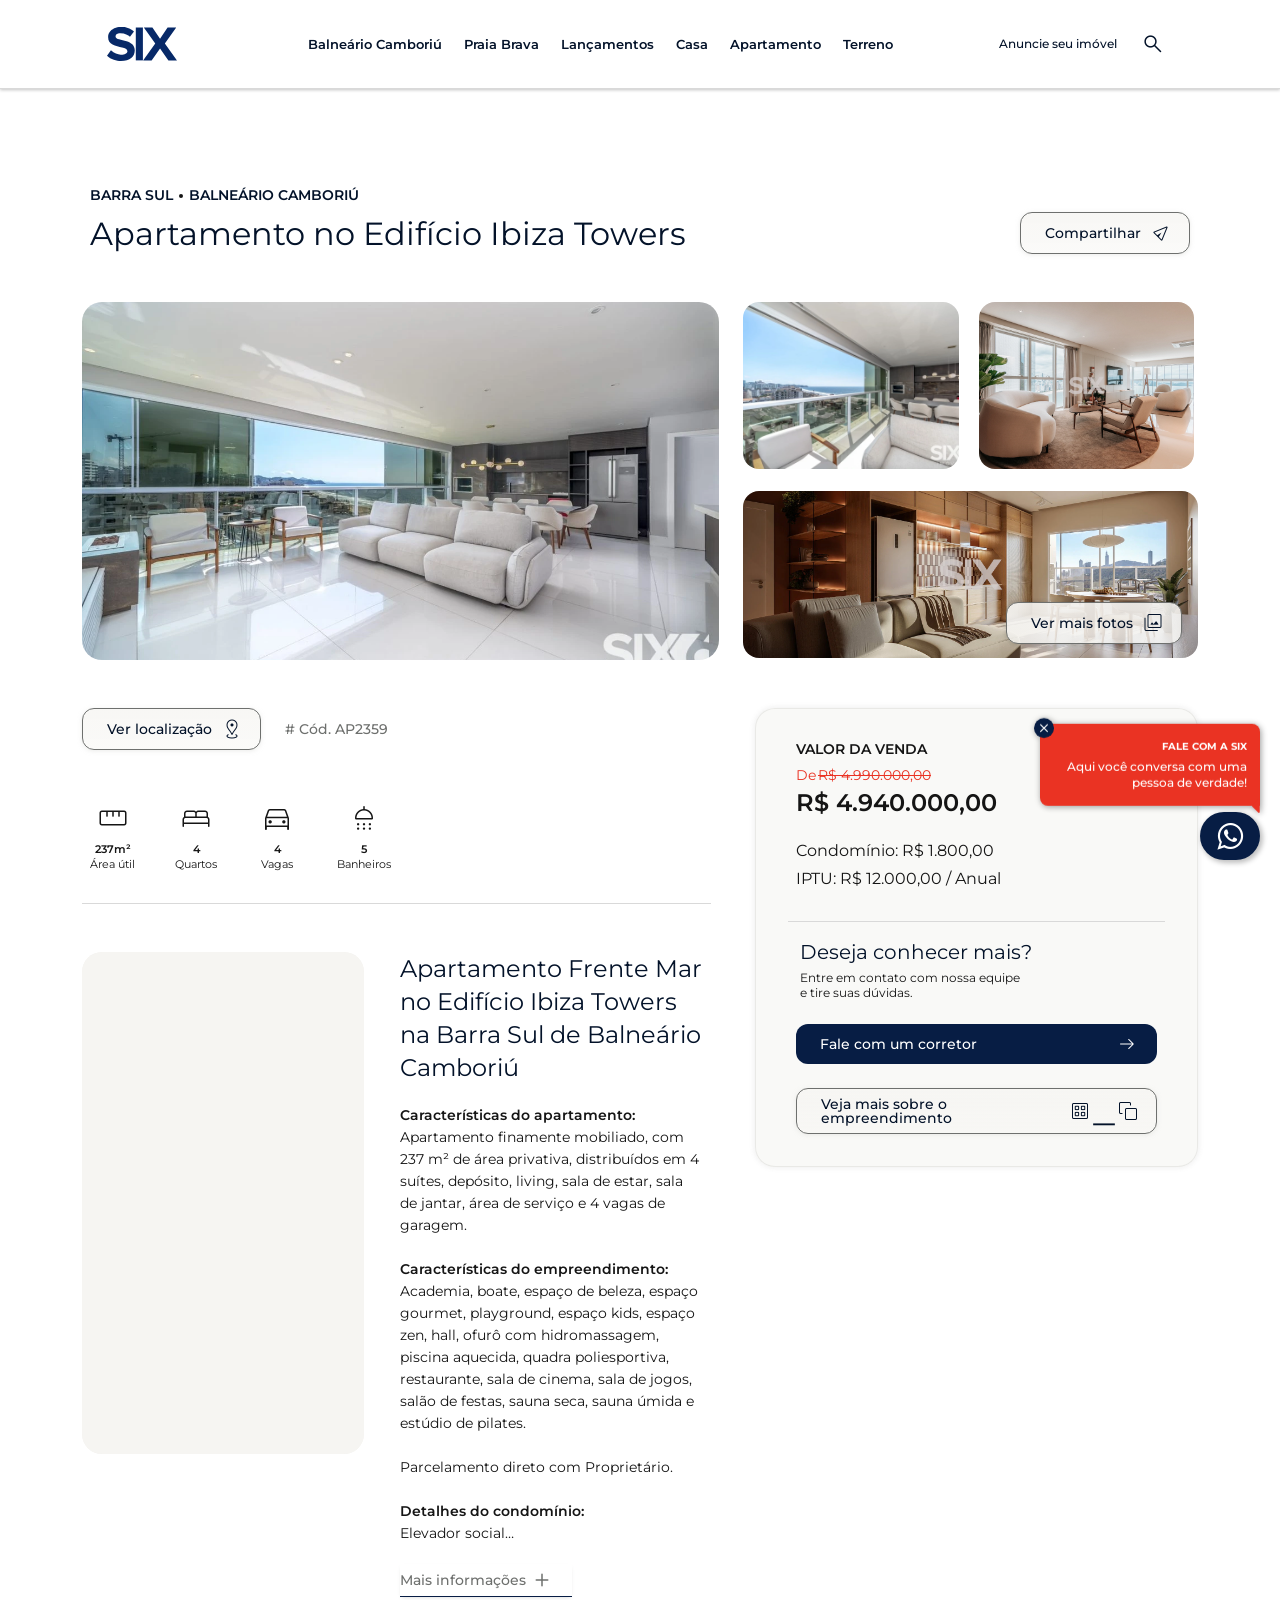
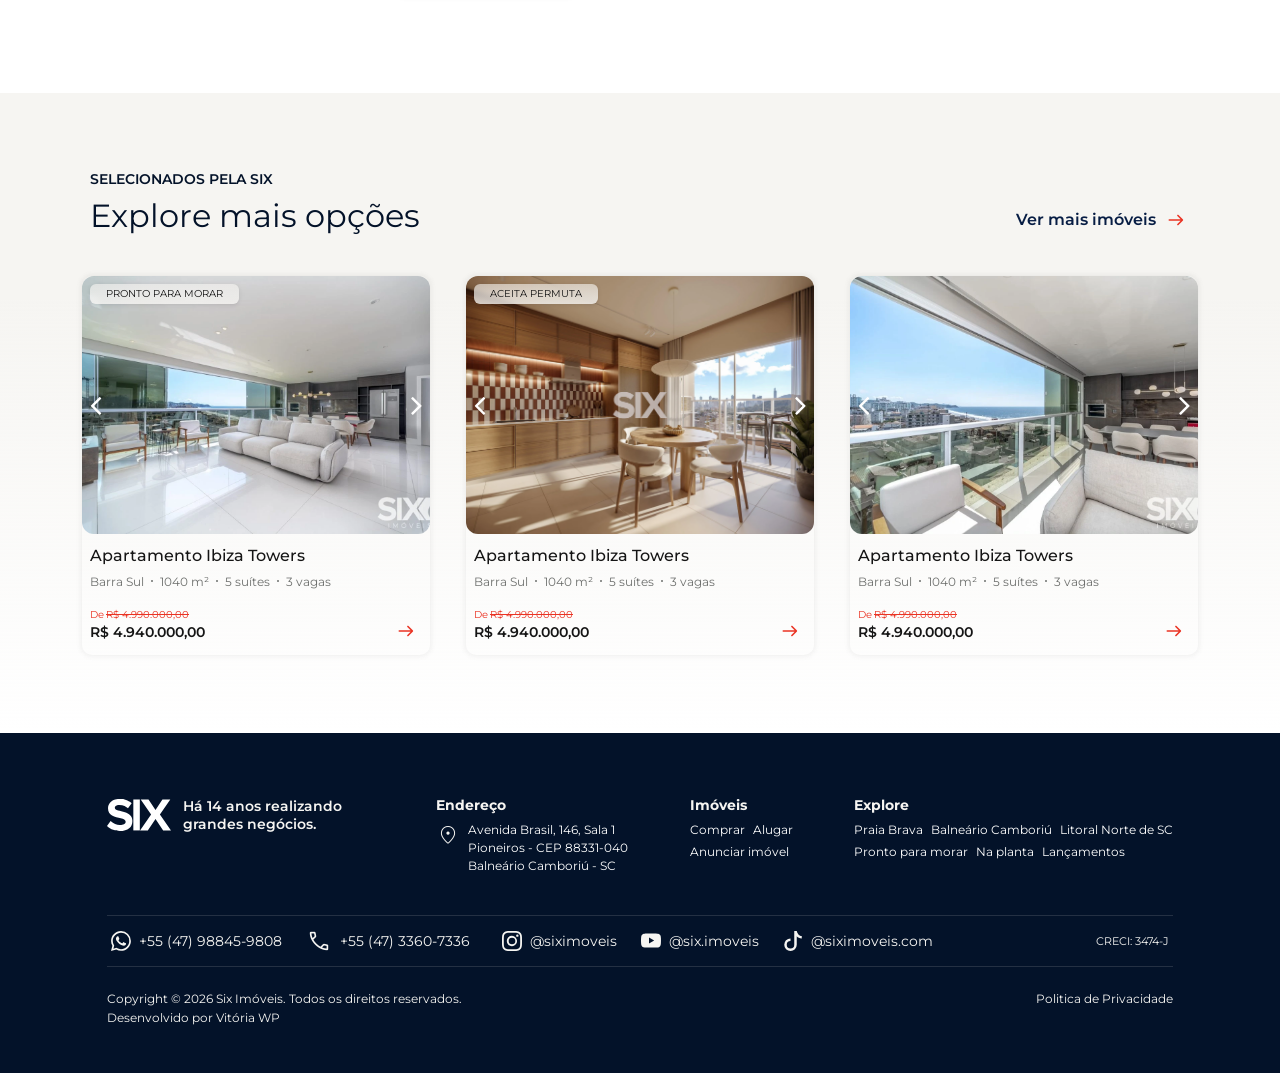
<file: imovel.html>
<!DOCTYPE html>
<html data-bs-theme="light" lang="pt-br">

<head>
    <meta charset="utf-8">
    <meta name="viewport" content="width=device-width, initial-scale=1.0, shrink-to-fit=no">
    <title>six-imoveis</title>
    <link rel="apple-touch-icon" type="image/png" sizes="180x180" href="https://vwp-dev.github.io/six-imoveis/assets/img/favicon/icon-180.png?h=b3e4c060cfcfaf40dd4bd05ecbf06dbb">
    <link rel="icon" type="image/png" sizes="24x18" href="https://vwp-dev.github.io/six-imoveis/assets/img/favicon/icon-16.png?h=b3e4c060cfcfaf40dd4bd05ecbf06dbb">
    <link rel="icon" type="image/png" sizes="38x32" href="https://vwp-dev.github.io/six-imoveis/assets/img/favicon/icon-32.png?h=b3e4c060cfcfaf40dd4bd05ecbf06dbb">
    <link rel="icon" type="image/png" sizes="180x180" href="https://vwp-dev.github.io/six-imoveis/assets/img/favicon/icon-180.png?h=b3e4c060cfcfaf40dd4bd05ecbf06dbb">
    <link rel="icon" type="image/png" sizes="192x192" href="https://vwp-dev.github.io/six-imoveis/assets/img/favicon/icon-192.png?h=5f967e8ef428de477c094c6b06216f01">
    <link rel="icon" type="image/png" sizes="512x512" href="https://vwp-dev.github.io/six-imoveis/assets/img/favicon/icon-512.png?h=5f967e8ef428de477c094c6b06216f01">
    <link rel="stylesheet" href="https://vwp-dev.github.io/six-imoveis/assets/bootstrap/css/bootstrap.min.css?h=1b1cb0e2be9a21f091a87691f20c6300">
    <link rel="stylesheet" href="https://vwp-dev.github.io/six-imoveis/assets/fonts/font-awesome.min.css?h=33fe6d8f3148d10c2ff7ce3ff095dd41">
    <link rel="stylesheet" href="https://vwp-dev.github.io/six-imoveis/assets/css/styles.min.css?h=949f4815f7901911ba6105756b96833a">
    <link rel="stylesheet" href="https://fonts.googleapis.com/css2?family=Material+Symbols+Rounded:opsz,wght,FILL,GRAD@20..48,100..700,0..1,-50..200">
</head>

<body class="property-page">
    <div class="six-navbar" data-npp-widget="Menu">
        <nav class="navbar navbar-expand-lg">
            <div class="container-fluid"><a class="navbar-brand six-navbar__brand" href="/six-imoveis/index.html"><br><img class="img-fluid" width="1055" height="523" src="https://vwp-dev.github.io/six-imoveis/assets/img/logo-azul.svg?h=97219b4d55f92b9ffeee1691561ae479"></a>
                <div class="six-navbar__actions"><a class="six-navbar__announce" href="/six-imoveis/anuncie.html">Anuncie seu imóvel</a><a class="six-navbar__icon-button" href="#" data-bs-toggle="offcanvas" data-bs-target="#six-top-filters"><span class="material-symbols-rounded regular">search</span></a></div><button class="btn navbar-toggler" type="button" data-bs-toggle="offcanvas" data-bs-target="#sixNavbarMenuMobile"><span class="material-symbols-rounded">menu</span></button>
                <div class="collapse navbar-collapse" id="sixNavbarMenu">
                    <ul class="navbar-nav six-navbar__navbar-nav">
                        <li class="nav-item"><a class="nav-link" href="#" data-bs-target="#six-top-filters" data-bs-toggle="offcanvas">Balneário Camboriú</a></li>
                        <li class="nav-item"><a class="nav-link" href="#" data-bs-target="#six-top-filters" data-bs-toggle="offcanvas">Praia Brava</a></li>
                        <li class="nav-item"><a class="nav-link" href="#" data-bs-target="#six-top-filters" data-bs-toggle="offcanvas">Lançamentos</a></li>
                        <li class="nav-item"><a class="nav-link" href="#" data-bs-target="#six-top-filters" data-bs-toggle="offcanvas">Casa</a></li>
                        <li class="nav-item"><a class="nav-link" href="#" data-bs-target="#six-top-filters" data-bs-toggle="offcanvas">Apartamento</a></li>
                        <li class="nav-item"><a class="nav-link" href="#" data-bs-target="#six-top-filters" data-bs-toggle="offcanvas">Terreno</a></li>
                    </ul>
                </div>
            </div>
        </nav>
        <div class="offcanvas offcanvas-start" tabindex="-1" id="sixNavbarMenuMobile">
            <div class="offcanvas-header"><a class="navbar-brand six-navbar__brand" href="#"><br><img class="img-fluid" width="1055" height="523" src="https://vwp-dev.github.io/six-imoveis/assets/img/logo-azul.svg?h=97219b4d55f92b9ffeee1691561ae479"></a><button class="btn btn-close material-symbols-rounded" type="button" aria-label="Fechar" data-bs-dismiss="offcanvas" data-bs-target="#sixNavbarMenuMobile">close</button></div>
            <div class="offcanvas-body">
                <ul class="nav six-navbar__navbar-nav">
                    <li class="nav-item"><a class="nav-link" href="#"><span class="material-symbols-rounded regular">chevron_forward</span>Balneário Camboriú</a></li>
                    <li class="nav-item"><a class="nav-link" href="#"><span class="material-symbols-rounded regular">chevron_forward</span>Praia Brava</a></li>
                    <li class="nav-item"><a class="nav-link" href="#"><span class="material-symbols-rounded regular">chevron_forward</span>Lançamentos</a></li>
                    <li class="nav-item"><a class="nav-link" href="#"><span class="material-symbols-rounded regular">chevron_forward</span>Casa</a></li>
                    <li class="nav-item"><a class="nav-link" href="#"><span class="material-symbols-rounded regular">chevron_forward</span>Apartamento</a></li>
                    <li class="nav-item"><a class="nav-link" href="#"><span class="material-symbols-rounded regular">chevron_forward</span>Terreno</a></li>
                    <li class="nav-item"><a class="nav-link button" href="#"><span class="material-symbols-rounded left">real_estate_agent</span>Anuncie seu imóvel</a></li>
                </ul>
                <div class="six-navbar__contact-links-wrapper">
                    <div class="six-navbar__contact-link"><span class="six-navbar__contact-link__icon"><svg class="bi bi-whatsapp" xmlns="http://www.w3.org/2000/svg" width="1em" height="1em" fill="currentColor" viewBox="0 0 16 16">
                                <path d="M13.601 2.326A7.85 7.85 0 0 0 7.994 0C3.627 0 .068 3.558.064 7.926c0 1.399.366 2.76 1.057 3.965L0 16l4.204-1.102a7.9 7.9 0 0 0 3.79.965h.004c4.368 0 7.926-3.558 7.93-7.93A7.9 7.9 0 0 0 13.6 2.326zM7.994 14.521a6.6 6.6 0 0 1-3.356-.92l-.24-.144-2.494.654.666-2.433-.156-.251a6.56 6.56 0 0 1-1.007-3.505c0-3.626 2.957-6.584 6.591-6.584a6.56 6.56 0 0 1 4.66 1.931 6.56 6.56 0 0 1 1.928 4.66c-.004 3.639-2.961 6.592-6.592 6.592m3.615-4.934c-.197-.099-1.17-.578-1.353-.646-.182-.065-.315-.099-.445.099-.133.197-.513.646-.627.775-.114.133-.232.148-.43.05-.197-.1-.836-.308-1.592-.985-.59-.525-.985-1.175-1.103-1.372-.114-.198-.011-.304.088-.403.087-.088.197-.232.296-.346.1-.114.133-.198.198-.33.065-.134.034-.248-.015-.347-.05-.099-.445-1.076-.612-1.47-.16-.389-.323-.335-.445-.34-.114-.007-.247-.007-.38-.007a.73.73 0 0 0-.529.247c-.182.198-.691.677-.691 1.654s.71 1.916.81 2.049c.098.133 1.394 2.132 3.383 2.992.47.205.84.326 1.129.418.475.152.904.129 1.246.08.38-.058 1.171-.48 1.338-.943.164-.464.164-.86.114-.943-.049-.084-.182-.133-.38-.232"></path>
                            </svg></span><a href="#" target="_blank">+55 (47) 98845-9808</a></div>
                    <div class="six-navbar__contact-link"><span class="material-symbols-rounded regular six-navbar__contact-link__icon" style="transform: scaleX(-1);">phone_enabled</span><a href="#" target="_blank">+55 (47) 3360-7336</a></div>
                </div>
            </div>
        </div>
    </div>
    <main>
        <section class="header-section">
            <div class="container">
                <div class="row">
                    <div class="col-12 col-lg-8 col-xl-9 section__header-column">
                        <div class="section__header">
                            <p class="section__header__title"><span>Barra sul</span><span>Balneário Camboriú</span></p>
                            <h1 class="section__header__subtitle">Apartamento no Edifício Ibiza Towers</h1>
                        </div>
                    </div>
                    <div class="col-12 col-lg-4 col-xl-3 section__buttons-column">
                        <div class="section__buttons"><button class="btn btn-outline-primary" type="button"><span>Compartilhar</span><span class="material-symbols-rounded btn-share-icon">send</span></button></div>
                    </div>
                </div>
            </div>
        </section>
        <section class="property-gallery">
            <div class="container">
                <div><a class="property-gallery__image-wrapper" href="#" data-bs-toggle="modal" data-bs-target="#property-gallery-modal"><img class="property-gallery__image" src="https://vwp-dev.github.io/six-imoveis/assets/img/exemplos/imoveis/ap-1-1.webp?h=7d0341376bf4b86cbbc5497ffb7039d0"></a></div>
                <div class="property-gallery__images"><a class="property-gallery__image-wrapper" href="#" data-bs-toggle="modal" data-bs-target="#property-gallery-modal"><img class="property-gallery__image" src="https://vwp-dev.github.io/six-imoveis/assets/img/exemplos/imoveis/ap-1-2.webp?h=7d0341376bf4b86cbbc5497ffb7039d0" width="176" height="184"></a><a class="property-gallery__image-wrapper" href="#" data-bs-toggle="modal" data-bs-target="#property-gallery-modal"><img class="property-gallery__image" src="https://vwp-dev.github.io/six-imoveis/assets/img/exemplos/imoveis/ap-2-1.webp?h=7d0341376bf4b86cbbc5497ffb7039d0"></a><a class="property-gallery__image-wrapper" href="#" data-bs-toggle="modal" data-bs-target="#property-gallery-modal"><img class="property-gallery__image" src="https://vwp-dev.github.io/six-imoveis/assets/img/exemplos/imoveis/ap-3-2.webp?h=7d0341376bf4b86cbbc5497ffb7039d0"></a></div><a class="btn btn-outline-primary" role="button" data-bs-target="#property-gallery-modal" data-bs-toggle="modal" href="#">Ver mais fotos<span class="material-symbols-rounded">photo_library</span></a>
            </div>
        </section>
        <section class="property-main">
            <div class="container">
                <div class="row">
                    <div class="col col-lg-7 property-main__content">
                        <div class="property-main__buttons-row"><button class="btn btn-outline-primary" type="button" data-bs-target="#property-location-modal" data-bs-toggle="modal">Ver localização<span class="material-symbols-rounded">distance</span></button><button class="btn btn-outline-primary btn-contact--mobile" type="button" data-bs-target="#contact-offcanvas" data-bs-toggle="offcanvas">Tenho interesse<span class="material-symbols-rounded">arrow_right_alt</span></button>
                            <p class="property-main__code"># Cód.&nbsp;<span>AP2359</span></p>
                        </div>
                        <div class="property-main__itens-row">
                            <ul>
                                <li class="property-item">
                                    <div class="property-item__icon"><span class="material-symbols-rounded">straighten</span></div><span class="property-item__value">237m²</span><span class="property-item__text">Área útil</span>
                                </li>
                                <li class="property-item">
                                    <div class="property-item__icon"><span class="material-symbols-rounded">bed</span></div><span class="property-item__value">4</span><span class="property-item__text">Quartos</span>
                                </li>
                                <li class="property-item">
                                    <div class="property-item__icon"><span class="material-symbols-rounded">directions_car</span></div><span class="property-item__value">4</span><span class="property-item__text">Vagas</span>
                                </li>
                                <li class="property-item">
                                    <div class="property-item__icon"><span class="material-symbols-rounded">shower</span></div><span class="property-item__value">5</span><span class="property-item__text">Banheiros</span>
                                </li>
                            </ul>
                        </div>
                        <div class="property-price property-price--mobile">
                            <div class="property-price__main-value">
                                <h2 class="property-price__title">Valor da venda</h2>
                                <p class="property-price__price"><span class="original-price"><span>De </span><span data-npp-entity="price[salePriceFull]" data-npp-remove-empty="parent" data-npp-format="money">R$ 4.990.000,00</span></span><span class="price"><span class="sr-only">&nbsp;Por&nbsp;</span><span data-npp-entity="price[salePrice]" data-npp-format="money">R$ 4.940.000,00</span></span></p>
                            </div>
                            <div class="property-price__other-values">
                                <p>Condomínio:&nbsp;<span>R$ 1.800,00</span></p>
                                <p>IPTU:&nbsp;<span>R$ 12.000,00</span>&nbsp;/&nbsp;<span>Anual</span></p>
                            </div>
                            <p class="property-main__code"># Cód.&nbsp;<span>AP2359</span></p><button class="btn btn-primary btn-share" type="button"><span class="material-symbols-rounded btn-share-icon">send</span><span>Compartilhar</span><span class="spinner-border spinner-border-sm" role="status"></span></button>
                        </div>
                        <div class="property-main__content-row">
                            <div class="property-main__video-wrapper">
                                <div class="property-main__video loading-background" data-npp-entity="youtubeUrl" data-npp-remove-empty="parent"><iframe allowfullscreen="" frameborder="0" src="https://www.youtube-nocookie.com/embed/y_xPtbOD6jc?controls=0" class="property-video"></iframe></div>
                            </div>
                            <div class="property-main__image-wrapper">
                                <div class="property-main__image loading-background"><img src="https://vwp-dev.github.io/six-imoveis/assets/img/exemplos/imoveis/ap-3-2.webp?h=7d0341376bf4b86cbbc5497ffb7039d0"></div>
                            </div>
                            <div class="property-description-wrapper">
                                <div>
                                    <h2 class="property-description__title">Apartamento Frente Mar no Edifício Ibiza Towers na Barra Sul de Balneário Camboriú</h2>
                                    <div class="property-description__text-wrapper">
                                        <p><strong>Características do apartamento:</strong><br>Apartamento finamente mobiliado, com 237 m² de área privativa, distribuídos em 4 suítes, depósito, living, sala de estar, sala de jantar, área de serviço e 4 vagas de garagem.<br><br><strong>Características do empreendimento:</strong><br>Academia, boate, espaço de beleza, espaço gourmet, playground, espaço kids, espaço zen, hall, ofurô com hidromassagem, piscina aquecida, quadra poliesportiva, restaurante, sala de cinema, sala de jogos, salão de festas, sauna seca, sauna úmida e estúdio de pilates.<br><br>Parcelamento direto com Proprietário.<br><br><strong>Detalhes do condomínio:</strong><br>Elevador social<br>Portaria eletrônica<br>Medidores individuais (água, luz, gás)<br>Hall de entrada mobiliado e decorado<br>Box de praia<br>Bicicletário<br>Zelador<br>Portaria 24h<br>Piscina<br>Sauna<br><br><strong>Detalhes do imóvel:</strong><br>Armários: Área de Serviço<br>Infraestrutura: Aquecedor à Gás<br>Íntima: Hidromassagem<br>Lazer: Churrasqueira a gás<br>Serviços: Área de Serviço</p>
                                    </div>
                                </div><button class="btn btn-primary" type="button"><span>Mais informações</span><span class="material-symbols-rounded regular">add</span><span class="spinner-border spinner-border-sm" role="status"></span></button>
                            </div>
                        </div>
                    </div>
                    <div class="col col-lg-5">
                        <div class="property-main__price-card">
                            <div class="property-price property-price--desktop">
                                <div class="property-price__main-value">
                                    <h2 class="property-price__title">Valor da venda</h2>
                                    <p class="property-price__price"><span class="original-price"><span>De </span><span data-npp-entity="price[salePriceFull]" data-npp-remove-empty="parent" data-npp-format="money">R$ 4.990.000,00</span></span><span class="price"><span class="sr-only">&nbsp;Por&nbsp;</span><span data-npp-entity="price[salePrice]" data-npp-format="money">R$ 4.940.000,00</span></span></p>
                                </div>
                                <div class="property-price__other-values">
                                    <p>Condomínio:&nbsp;<span>R$ 1.800,00</span></p>
                                    <p>IPTU:&nbsp;<span>R$ 12.000,00</span>&nbsp;/&nbsp;<span>Anual</span></p>
                                </div>
                            </div>
                            <div class="property-contact">
                                <div class="property-contact__header">
                                    <h2 class="property-contact__title">Deseja conhecer mais?</h2>
                                    <p>Entre em contato com nossa equipe e tire suas dúvidas.</p>
                                </div><button class="btn btn-primary" type="button" data-bs-target="#contact-offcanvas" data-bs-toggle="offcanvas">Fale com um corretor<span class="material-symbols-rounded">arrow_right_alt</span></button><a class="btn btn-outline-primary" role="button" href="/six-imoveis/empreendimento.html">Veja mais sobre o empreendimento<span class="material-symbols-rounded">cards_stack</span></a>
                            </div>
                        </div>
                    </div>
                </div>
            </div>
        </section>
    </main>
    <section class="main-showroom explore-properties">
        <div class="container">
            <div class="row container-row">
                <div class="col-12 col-lg-8 col-xl-9 section__header-column">
                    <div class="section__header">
                        <h2 class="section__header__title">Selecionados pela Six</h2>
                        <p class="section__header__subtitle">Explore mais opções</p>
                    </div>
                </div>
                <div class="col-12 section__main-column">
                    <div class="row property-cards-row" data-npp-order-by="RAND()" data-npp-fields="slug,images,title,sale,rental,address,price,moveInReadySite,openToExchangeSite,newDevelopmentSite,furnishedSite,offPlanSite,offerSite,offPlan,moveInReady,newDevelopment,openToExchange,offer,furnished" data-npp-showroom="properties" data-npp-limit="3" data-npp-remove-empty="4">
                        <div class="col-12 col-lg-4">
                            <div class="property-card">
                                <div class="splide property-card__splide" data-nwc-splide-type="loop" data-nwc-splide-autoplay="false" data-nwc-splide-pagination="true" data-nwc-splide-speed="1200" data-nwc-splide-interval="5000" data-nwc-splide-drag="true" data-nwc-splide-loading="true">
                                    <div class="splide__track">
                                        <div class="nwc-splide__loading"></div>
                                        <ul class="splide__list">
                                            <li class="splide__slide"><img src="https://vwp-dev.github.io/six-imoveis/assets/img/exemplos/imoveis/ap-1-1.webp?h=7d0341376bf4b86cbbc5497ffb7039d0" alt="" width="296" height="219"></li>
                                            <li class="splide__slide"><img width="1149" height="768" src="https://vwp-dev.github.io/six-imoveis/assets/img/exemplos/imoveis/ap-1-2.webp?h=7d0341376bf4b86cbbc5497ffb7039d0" alt=""></li>
                                        </ul>
                                        <div class="property-card__tags">
                                            <p class="property-card__tag" data-property-card-tag-type="ready-to-move-in" data-npp-entity="moveInReadySite" data-npp-visibility="true" data-npp-remove-empty="parent">Pronto para morar</p>
                                        </div>
                                    </div>
                                    <div class="splide__arrows"><button class="splide__arrow splide__arrow--prev"><i class="fa fa-angle-left"></i></button><button class="splide__arrow splide__arrow--next"><i class="fa fa-angle-right"></i></button></div>
                                </div><a class="property-card__content" href="/six-imoveis/imovel.html" role="button" data-npp-entity="permalink" target="_blank">
                                    <div class="property-card__content-top">
                                        <h3 class="property-card__title" data-npp-entity="title">Apartamento Ibiza Towers</h3>
                                        <ul class="property-card__description-list">
                                            <li data-npp-entity="address[neighborhood]">Barra Sul</li>
                                            <li>1040 m²</li>
                                            <li>5 suítes</li>
                                            <li>3 vagas</li>
                                        </ul>
                                    </div>
                                    <p class="property-card__description__price"><span class="original-price"><span>De </span><span data-npp-entity="price[salePriceFull]" data-npp-remove-empty="parent" data-npp-format="money">R$ 4.990.000,00</span></span><span class="price"><span class="sr-only">&nbsp;Por&nbsp;</span><span data-npp-entity="price[salePrice]" data-npp-format="money">R$ 4.940.000,00</span></span></p><span class="material-symbols-rounded regular property-card__arrow">arrow_right_alt</span>
                                </a>
                            </div>
                        </div>
                        <div class="col-12 col-lg-4">
                            <div class="property-card">
                                <div class="splide property-card__splide" data-nwc-splide-type="loop" data-nwc-splide-autoplay="false" data-nwc-splide-pagination="true" data-nwc-splide-speed="1200" data-nwc-splide-interval="5000" data-nwc-splide-drag="true" data-nwc-splide-loading="true">
                                    <div class="splide__track">
                                        <div class="nwc-splide__loading"></div>
                                        <ul class="splide__list">
                                            <li class="splide__slide"><img src="https://vwp-dev.github.io/six-imoveis/assets/img/exemplos/imoveis/ap-3-3.webp?h=7d0341376bf4b86cbbc5497ffb7039d0" alt="" width="296" height="219"></li>
                                            <li class="splide__slide"><img width="1149" height="768" src="https://vwp-dev.github.io/six-imoveis/assets/img/exemplos/imoveis/ap-1-2.webp?h=7d0341376bf4b86cbbc5497ffb7039d0" alt=""></li>
                                        </ul>
                                        <div class="property-card__tags">
                                            <p class="property-card__tag" data-property-card-tag-type="accepts-barter" data-npp-entity="openToExchangeSite" data-npp-visibility="true">Aceita Permuta</p>
                                        </div>
                                    </div>
                                    <div class="splide__arrows"><button class="splide__arrow splide__arrow--prev"><i class="fa fa-angle-left"></i></button><button class="splide__arrow splide__arrow--next"><i class="fa fa-angle-right"></i></button></div>
                                </div><a class="property-card__content" href="/six-imoveis/imovel.html" role="button" data-npp-entity="permalink" target="_blank">
                                    <div class="property-card__content-top">
                                        <h3 class="property-card__title" data-npp-entity="title">Apartamento Ibiza Towers</h3>
                                        <ul class="property-card__description-list">
                                            <li data-npp-entity="address[neighborhood]">Barra Sul</li>
                                            <li>1040 m²</li>
                                            <li>5 suítes</li>
                                            <li>3 vagas</li>
                                        </ul>
                                    </div>
                                    <p class="property-card__description__price"><span class="original-price"><span>De </span><span data-npp-entity="price[salePriceFull]" data-npp-remove-empty="parent" data-npp-format="money">R$ 4.990.000,00</span></span><span class="price"><span class="sr-only">&nbsp;Por&nbsp;</span><span data-npp-entity="price[salePrice]" data-npp-format="money">R$ 4.940.000,00</span></span></p><span class="material-symbols-rounded regular property-card__arrow">arrow_right_alt</span>
                                </a>
                            </div>
                        </div>
                        <div class="col-12 col-lg-4">
                            <div class="property-card">
                                <div class="splide property-card__splide" data-nwc-splide-type="loop" data-nwc-splide-autoplay="false" data-nwc-splide-pagination="true" data-nwc-splide-speed="1200" data-nwc-splide-interval="5000" data-nwc-splide-drag="true" data-nwc-splide-loading="true">
                                    <div class="splide__track">
                                        <div class="nwc-splide__loading"></div>
                                        <ul class="splide__list">
                                            <li class="splide__slide"><img src="https://vwp-dev.github.io/six-imoveis/assets/img/exemplos/imoveis/ap-1-2.webp?h=7d0341376bf4b86cbbc5497ffb7039d0" alt="" width="296" height="219"></li>
                                            <li class="splide__slide"><img width="1149" height="768" src="https://vwp-dev.github.io/six-imoveis/assets/img/exemplos/imoveis/ap-1-2.webp?h=7d0341376bf4b86cbbc5497ffb7039d0" alt=""></li>
                                        </ul>
                                    </div>
                                    <div class="splide__arrows"><button class="splide__arrow splide__arrow--prev"><i class="fa fa-angle-left"></i></button><button class="splide__arrow splide__arrow--next"><i class="fa fa-angle-right"></i></button></div>
                                </div><a class="property-card__content" href="/six-imoveis/imovel.html" role="button" data-npp-entity="permalink" target="_blank">
                                    <div class="property-card__content-top">
                                        <h3 class="property-card__title" data-npp-entity="title">Apartamento Ibiza Towers</h3>
                                        <ul class="property-card__description-list">
                                            <li data-npp-entity="address[neighborhood]">Barra Sul</li>
                                            <li>1040 m²</li>
                                            <li>5 suítes</li>
                                            <li>3 vagas</li>
                                        </ul>
                                    </div>
                                    <p class="property-card__description__price"><span class="original-price"><span>De </span><span data-npp-entity="price[salePriceFull]" data-npp-remove-empty="parent" data-npp-format="money">R$ 4.990.000,00</span></span><span class="price"><span class="sr-only">&nbsp;Por&nbsp;</span><span data-npp-entity="price[salePrice]" data-npp-format="money">R$ 4.940.000,00</span></span></p><span class="material-symbols-rounded regular property-card__arrow">arrow_right_alt</span>
                                </a>
                            </div>
                        </div>
                    </div>
                </div>
                <div class="col-12 col-lg-4 col-xl-3 section__buttons-column">
                    <div class="section__buttons"><a class="btn btn-primary" role="button" href="/six-imoveis/imoveis.html">Ver mais imóveis<span class="material-symbols-rounded regular">arrow_right_alt</span></a></div>
                </div>
            </div>
        </div>
    </section>
    <footer>
        <div class="container-fluid">
            <div class="row six-footer__main-row">
                <div class="col-12 col-lg-3 col-xl-auto col-xxl-3 six-footer__brand-column">
                    <div>
                        <div><a class="six-footer__brand-column__brand" href="/six-imoveis/index.html"><img width="1055" height="523" src="https://vwp-dev.github.io/six-imoveis/assets/img/logo-branca.svg?h=d3f297437c9824696051bc83d61cfc0f"></a>
                            <p class="six-footer__brand-column__creci">CRECI: 3474-J</p>
                        </div>
                        <p class="six-footer__brand-column__phrase"><span>Há 14 anos realizando</span><span>grandes negócios.</span></p>
                    </div>
                </div>
                <div class="col-12 col-lg-auto col-xl col-xxl six-footer__address-column">
                    <div class="six-footer__item-wrapper">
                        <div>
                            <h2 class="six-footer__title">Endereço</h2>
                            <div class="six-footer__address-link"><span class="six-footer__address-link__icon material-symbols-rounded">location_on</span><a class="six-footer__link" href="#" target="_blank">Avenida Brasil, 146, Sala 1<br>Pioneiros - CEP 88331-040<br>Balneário Camboriú - SC</a></div>
                        </div>
                    </div>
                </div>
                <div class="col-12 col-lg col-xl-6 col-xxl-6 six-footer__navigation-column">
                    <div id="six-footer__navigation-column--desktop">
                        <div class="six-footer__item-wrapper">
                            <div>
                                <h2 class="six-footer__title">Imóveis</h2>
                                <div class="six-footer__item__links-wrapper">
                                    <div class="six-footer__item__links-line"><a class="six-footer__link" href="#">Comprar</a><a class="six-footer__link" href="#">Alugar</a></div>
                                    <div class="six-footer__item__links-line"><a class="six-footer__link" href="#">Anunciar imóvel</a></div>
                                </div>
                            </div>
                        </div>
                        <div class="six-footer__item-wrapper">
                            <div>
                                <h2 class="six-footer__title">Explore</h2>
                                <div class="six-footer__item__links-wrapper">
                                    <div class="six-footer__item__links-line"><a class="six-footer__link" href="#">Praia Brava</a><a class="six-footer__link" href="#">Balneário Camboriú</a><a class="six-footer__link" href="#">Litoral Norte de SC</a></div>
                                    <div class="six-footer__item__links-line"><a class="six-footer__link" href="#">Pronto para morar</a><a class="six-footer__link" href="#">Na planta</a><a class="six-footer__link" href="#">Lançamentos</a></div>
                                </div>
                            </div>
                        </div>
                    </div>
                    <div class="accordion" role="tablist" id="six-footer__navigation-column--mobile">
                        <div class="accordion-item">
                            <h2 class="accordion-header" role="tab"><button class="accordion-button collapsed six-footer__title" type="button" data-bs-toggle="collapse" data-bs-target="#six-footer__navigation-column--mobile .item-1" aria-expanded="false" aria-controls="six-footer__navigation-column--mobile .item-1">Imóveis</button></h2>
                            <div class="accordion-collapse collapse item-1" role="tabpanel">
                                <div class="accordion-body">
                                    <div class="six-footer__navigation-link"><span class="six-footer__navigation-link__icon material-symbols-rounded">keyboard_arrow_right</span><a href="/six-imoveis/imoveis.html" target="_blank">Alugar</a></div>
                                    <div class="six-footer__navigation-link"><span class="six-footer__navigation-link__icon material-symbols-rounded">keyboard_arrow_right</span><a href="/six-imoveis/imoveis.html" target="_blank">Comprar</a></div>
                                    <div class="six-footer__navigation-link"><span class="six-footer__navigation-link__icon material-symbols-rounded">keyboard_arrow_right</span><a href="/six-imoveis/anuncie.html" target="_blank">Anunciar imóvel</a></div>
                                </div>
                            </div>
                        </div>
                        <div class="accordion-item">
                            <h2 class="accordion-header" role="tab"><button class="accordion-button collapsed six-footer__title" type="button" data-bs-toggle="collapse" data-bs-target="#six-footer__navigation-column--mobile .item-2" aria-expanded="false" aria-controls="six-footer__navigation-column--mobile .item-2">Explore</button></h2>
                            <div class="accordion-collapse collapse item-2" role="tabpanel">
                                <div class="accordion-body">
                                    <div class="six-footer__navigation-link"><span class="six-footer__navigation-link__icon material-symbols-rounded">keyboard_arrow_right</span><a href="#" data-bs-target="#six-top-filters" data-bs-toggle="offcanvas">Praia Brava</a></div>
                                    <div class="six-footer__navigation-link"><span class="six-footer__navigation-link__icon material-symbols-rounded">keyboard_arrow_right</span><a href="#" data-bs-target="#six-top-filters" data-bs-toggle="offcanvas">Balneário Camboriú</a></div>
                                    <div class="six-footer__navigation-link"><span class="six-footer__navigation-link__icon material-symbols-rounded">keyboard_arrow_right</span><a href="#" data-bs-target="#six-top-filters" data-bs-toggle="offcanvas">Litoral Norte de SC</a></div>
                                    <div class="six-footer__navigation-link"><span class="six-footer__navigation-link__icon material-symbols-rounded">keyboard_arrow_right</span><a href="#" data-bs-target="#six-top-filters" data-bs-toggle="offcanvas">Lançamentos</a></div>
                                    <div class="six-footer__navigation-link"><span class="six-footer__navigation-link__icon material-symbols-rounded">keyboard_arrow_right</span><a href="#" data-bs-target="#six-top-filters" data-bs-toggle="offcanvas">Na planta</a></div>
                                    <div class="six-footer__navigation-link"><span class="six-footer__navigation-link__icon material-symbols-rounded">keyboard_arrow_right</span><a href="#" data-bs-target="#six-top-filters" data-bs-toggle="offcanvas">Pronto para morar</a></div>
                                </div>
                            </div>
                        </div>
                    </div>
                </div>
                <div class="col-12 col-lg-auto six-footer__contact-column six-footer__contact-column--phone">
                    <div class="six-footer__contact-links">
                        <div class="six-footer__contact-link"><span class="six-footer__contact-link__icon"><svg class="bi bi-whatsapp" xmlns="http://www.w3.org/2000/svg" width="1em" height="1em" fill="currentColor" viewBox="0 0 16 16">
                                    <path d="M13.601 2.326A7.85 7.85 0 0 0 7.994 0C3.627 0 .068 3.558.064 7.926c0 1.399.366 2.76 1.057 3.965L0 16l4.204-1.102a7.9 7.9 0 0 0 3.79.965h.004c4.368 0 7.926-3.558 7.93-7.93A7.9 7.9 0 0 0 13.6 2.326zM7.994 14.521a6.6 6.6 0 0 1-3.356-.92l-.24-.144-2.494.654.666-2.433-.156-.251a6.56 6.56 0 0 1-1.007-3.505c0-3.626 2.957-6.584 6.591-6.584a6.56 6.56 0 0 1 4.66 1.931 6.56 6.56 0 0 1 1.928 4.66c-.004 3.639-2.961 6.592-6.592 6.592m3.615-4.934c-.197-.099-1.17-.578-1.353-.646-.182-.065-.315-.099-.445.099-.133.197-.513.646-.627.775-.114.133-.232.148-.43.05-.197-.1-.836-.308-1.592-.985-.59-.525-.985-1.175-1.103-1.372-.114-.198-.011-.304.088-.403.087-.088.197-.232.296-.346.1-.114.133-.198.198-.33.065-.134.034-.248-.015-.347-.05-.099-.445-1.076-.612-1.47-.16-.389-.323-.335-.445-.34-.114-.007-.247-.007-.38-.007a.73.73 0 0 0-.529.247c-.182.198-.691.677-.691 1.654s.71 1.916.81 2.049c.098.133 1.394 2.132 3.383 2.992.47.205.84.326 1.129.418.475.152.904.129 1.246.08.38-.058 1.171-.48 1.338-.943.164-.464.164-.86.114-.943-.049-.084-.182-.133-.38-.232"></path>
                                </svg></span><a href="#" target="_blank">+55 (47) 98845-9808</a></div>
                        <div class="six-footer__contact-link"><span class="six-footer__contact-link__icon material-symbols-rounded regular" style="transform: scaleX(-1);">phone_enabled</span><a href="#" target="_blank">+55 (47) 3360-7336</a></div>
                    </div>
                </div>
                <div class="col-12 col-lg-auto six-footer__contact-column six-footer__contact-column--social-media">
                    <div class="six-footer__contact-links">
                        <div class="six-footer__contact-link"><span class="six-footer__contact-link__icon"><svg class="bi bi-instagram" xmlns="http://www.w3.org/2000/svg" width="1em" height="1em" fill="currentColor" viewBox="0 0 16 16">
                                    <path d="M8 0C5.829 0 5.556.01 4.703.048 3.85.088 3.269.222 2.76.42a3.9 3.9 0 0 0-1.417.923A3.9 3.9 0 0 0 .42 2.76C.222 3.268.087 3.85.048 4.7.01 5.555 0 5.827 0 8.001c0 2.172.01 2.444.048 3.297.04.852.174 1.433.372 1.942.205.526.478.972.923 1.417.444.445.89.719 1.416.923.51.198 1.09.333 1.942.372C5.555 15.99 5.827 16 8 16s2.444-.01 3.298-.048c.851-.04 1.434-.174 1.943-.372a3.9 3.9 0 0 0 1.416-.923c.445-.445.718-.891.923-1.417.197-.509.332-1.09.372-1.942C15.99 10.445 16 10.173 16 8s-.01-2.445-.048-3.299c-.04-.851-.175-1.433-.372-1.941a3.9 3.9 0 0 0-.923-1.417A3.9 3.9 0 0 0 13.24.42c-.51-.198-1.092-.333-1.943-.372C10.443.01 10.172 0 7.998 0zm-.717 1.442h.718c2.136 0 2.389.007 3.232.046.78.035 1.204.166 1.486.275.373.145.64.319.92.599s.453.546.598.92c.11.281.24.705.275 1.485.039.843.047 1.096.047 3.231s-.008 2.389-.047 3.232c-.035.78-.166 1.203-.275 1.485a2.5 2.5 0 0 1-.599.919c-.28.28-.546.453-.92.598-.28.11-.704.24-1.485.276-.843.038-1.096.047-3.232.047s-2.39-.009-3.233-.047c-.78-.036-1.203-.166-1.485-.276a2.5 2.5 0 0 1-.92-.598 2.5 2.5 0 0 1-.6-.92c-.109-.281-.24-.705-.275-1.485-.038-.843-.046-1.096-.046-3.233s.008-2.388.046-3.231c.036-.78.166-1.204.276-1.486.145-.373.319-.64.599-.92s.546-.453.92-.598c.282-.11.705-.24 1.485-.276.738-.034 1.024-.044 2.515-.045zm4.988 1.328a.96.96 0 1 0 0 1.92.96.96 0 0 0 0-1.92m-4.27 1.122a4.109 4.109 0 1 0 0 8.217 4.109 4.109 0 0 0 0-8.217m0 1.441a2.667 2.667 0 1 1 0 5.334 2.667 2.667 0 0 1 0-5.334"></path>
                                </svg></span><a href="#" target="_blank">@siximoveis</a></div>
                        <div class="six-footer__contact-link"><span class="six-footer__contact-link__icon"><svg class="bi bi-youtube" xmlns="http://www.w3.org/2000/svg" width="1em" height="1em" fill="currentColor" viewBox="0 0 16 16">
                                    <path d="M8.051 1.999h.089c.822.003 4.987.033 6.11.335a2.01 2.01 0 0 1 1.415 1.42c.101.38.172.883.22 1.402l.01.104.022.26.008.104c.065.914.073 1.77.074 1.957v.075c-.001.194-.01 1.108-.082 2.06l-.008.105-.009.104c-.05.572-.124 1.14-.235 1.558a2.01 2.01 0 0 1-1.415 1.42c-1.16.312-5.569.334-6.18.335h-.142c-.309 0-1.587-.006-2.927-.052l-.17-.006-.087-.004-.171-.007-.171-.007c-1.11-.049-2.167-.128-2.654-.26a2.01 2.01 0 0 1-1.415-1.419c-.111-.417-.185-.986-.235-1.558L.09 9.82l-.008-.104A31 31 0 0 1 0 7.68v-.123c.002-.215.01-.958.064-1.778l.007-.103.003-.052.008-.104.022-.26.01-.104c.048-.519.119-1.023.22-1.402a2.01 2.01 0 0 1 1.415-1.42c.487-.13 1.544-.21 2.654-.26l.17-.007.172-.006.086-.003.171-.007A100 100 0 0 1 7.858 2zM6.4 5.209v4.818l4.157-2.408z"></path>
                                </svg></span><a href="#" target="_blank">@six.imoveis</a></div>
                        <div class="six-footer__contact-link"><span class="six-footer__contact-link__icon"><svg class="bi bi-tiktok" xmlns="http://www.w3.org/2000/svg" width="1em" height="1em" fill="currentColor" viewBox="0 0 16 16">
                                    <path d="M9 0h1.98c.144.715.54 1.617 1.235 2.512C12.895 3.389 13.797 4 15 4v2c-1.753 0-3.07-.814-4-1.829V11a5 5 0 1 1-5-5v2a3 3 0 1 0 3 3z"></path>
                                </svg></span><a href="#" target="_blank">@siximoveis.com</a></div>
                    </div>
                </div>
                <div class="col six-footer__creci-desktop-column">
                    <p class="six-footer__creci-desktop">CRECI: 3474-J</p>
                </div>
            </div>
            <div class="row six-footer__bottom-row">
                <div class="col-12">
                    <div class="six-footer__privacy-police-wrapper"><a class="six-footer__privacy-police" href="politica-privacidade">Politica de Privacidade</a>
                        <p class="six-footer__developed-by--mobile">Desenvolvido por&nbsp;<a href="#" target="_blank">Vitória WP</a></p>
                    </div>
                    <p class="six-footer__copyright"><span>Copyright © <span data-npp-year="true">2026</span>&nbsp;Six Imóveis.&nbsp;</span><span>Todos os direitos reservados.</span></p>
                    <p class="six-footer__developed-by--desktop">Desenvolvido por&nbsp;<a href="#" target="_blank">Vitória WP</a></p>
                </div>
            </div>
        </div>
    </footer>
    <div>
        <div class="nwc-snackbar" data-npp-widget="snackbar"><span class="nwc-snackbar-message">Text</span><span class="material-symbols-rounded nwc-snackbar-close" aria-label="Fechar mensagem">close</span></div>
        <div class="offcanvas offcanvas-top six-filters" tabindex="-1" data-bs-scroll="true" id="six-top-filters">
            <div class="container-fluid">
                <div class="offcanvas-header">
                    <h2 class="offcanvas-title">Filtros</h2><button class="btn btn-close material-symbols-rounded" type="button" aria-label="Close" data-bs-dismiss="offcanvas" data-bs-target="#six-top-filters">close</button>
                    <div class="six-filters__search-field"><input type="search" class="search-build" placeholder="Digite sua busca" name="q"><button class="btn six-filters__search-field__action-button" type="submit"><span class="material-symbols-rounded">search</span></button></div>
                </div>
                <div class="offcanvas-body six-scrollbar">
                    <div class="six-filters__item">
                        <div class="six-filters__search-field"><input type="search" class="search-build" placeholder="Digite sua busca" name="q"><button class="btn six-filters__search-field__action-button" type="submit"><span class="material-symbols-rounded">search</span></button></div>
                    </div>
                    <div class="six-filters__item">
                        <h3 class="six-filters__item__title"><span class="material-symbols-rounded">arrow_forward</span>Você deseja Comprar ou Alugar?</h3>
                        <ul class="six-filters__item__body">
                            <li><label class="form-label nwc-checkbox"><input type="checkbox" class="form-check-input" name="nwlCheckbox"><span class="nwc-checkbox__label">Comprar</span></label></li>
                            <li><label class="form-label nwc-checkbox"><input type="checkbox" class="form-check-input" name="nwlCheckbox"><span class="nwc-checkbox__label">Alugar</span></label></li>
                        </ul>
                    </div>
                    <div class="six-filters__item">
                        <h3 class="six-filters__item__title"><span class="material-symbols-rounded">map</span>Localização</h3>
                        <ul class="six-filters__item__body">
                            <li><label class="form-label nwc-checkbox"><input type="checkbox" class="form-check-input" name="nwlCheckbox"><span class="nwc-checkbox__label">Balneário Camboriú</span></label></li>
                            <li><label class="form-label nwc-checkbox"><input type="checkbox" class="form-check-input" name="nwlCheckbox"><span class="nwc-checkbox__label">Itajaí</span></label></li>
                            <li><label class="form-label nwc-checkbox"><input type="checkbox" class="form-check-input" name="nwlCheckbox"><span class="nwc-checkbox__label">Camboriú</span></label></li>
                        </ul>
                    </div>
                    <div class="six-filters__item">
                        <h3 class="six-filters__item__title"><span class="material-symbols-rounded">my_location</span>Região de interesse</h3>
                        <ul class="six-filters__item__body">
                            <li><label class="form-label nwc-checkbox"><input type="checkbox" class="form-check-input" name="nwlCheckbox"><span class="nwc-checkbox__label">Ariribá</span></label></li>
                            <li><label class="form-label nwc-checkbox"><input type="checkbox" class="form-check-input" name="nwlCheckbox"><span class="nwc-checkbox__label">Bairro da Barra</span></label></li>
                            <li><label class="form-label nwc-checkbox"><input type="checkbox" class="form-check-input" name="nwlCheckbox"><span class="nwc-checkbox__label">Barra Sul</span></label></li>
                            <li><label class="form-label nwc-checkbox"><input type="checkbox" class="form-check-input" name="nwlCheckbox"><span class="nwc-checkbox__label">Pioneiros</span></label></li>
                            <li><label class="form-label nwc-checkbox"><input type="checkbox" class="form-check-input" name="nwlCheckbox"><span class="nwc-checkbox__label">Praia dos Amores</span></label></li>
                            <li><label class="form-label nwc-checkbox"><input type="checkbox" class="form-check-input" name="nwlCheckbox"><span class="nwc-checkbox__label">Praia dos Amores</span></label></li>
                            <li><label class="form-label nwc-checkbox"><input type="checkbox" class="form-check-input" name="nwlCheckbox"><span class="nwc-checkbox__label">Quadra Mar Norte</span></label></li>
                            <li><label class="form-label nwc-checkbox"><input type="checkbox" class="form-check-input" name="nwlCheckbox"><span class="nwc-checkbox__label">São Judas Tadeu</span></label></li>
                            <li><label class="form-label nwc-checkbox"><input type="checkbox" class="form-check-input" name="nwlCheckbox"><span class="nwc-checkbox__label">Vila Real</span></label></li>
                            <li><label class="form-label nwc-checkbox"><input type="checkbox" class="form-check-input" name="nwlCheckbox"><span class="nwc-checkbox__label">Santa Regina</span></label></li>
                            <li><label class="form-label nwc-checkbox"><input type="checkbox" class="form-check-input" name="nwlCheckbox"><span class="nwc-checkbox__label">Fazenda</span></label></li>
                            <li><label class="form-label nwc-checkbox"><input type="checkbox" class="form-check-input" name="nwlCheckbox"><span class="nwc-checkbox__label">Praia Brava</span></label></li>
                        </ul>
                    </div>
                    <div class="six-filters__item">
                        <h3 class="six-filters__item__title"><span class="material-symbols-rounded">home_work</span>Tipo de Imóvel</h3>
                        <ul class="six-filters__item__body">
                            <li><label class="form-label nwc-checkbox"><input type="checkbox" class="form-check-input" name="nwlCheckbox"><span class="nwc-checkbox__label">Apartamento</span></label></li>
                            <li><label class="form-label nwc-checkbox"><input type="checkbox" class="form-check-input" name="nwlCheckbox"><span class="nwc-checkbox__label">Apartamento Duplex</span></label></li>
                            <li><label class="form-label nwc-checkbox"><input type="checkbox" class="form-check-input" name="nwlCheckbox"><span class="nwc-checkbox__label">Apartamento Garden</span></label></li>
                            <li><label class="form-label nwc-checkbox"><input type="checkbox" class="form-check-input" name="nwlCheckbox"><span class="nwc-checkbox__label">Apartamento Triplex</span></label></li>
                            <li><label class="form-label nwc-checkbox"><input type="checkbox" class="form-check-input" name="nwlCheckbox"><span class="nwc-checkbox__label">Casa</span></label></li>
                            <li><label class="form-label nwc-checkbox"><input type="checkbox" class="form-check-input" name="nwlCheckbox"><span class="nwc-checkbox__label">Cobertura</span></label></li>
                            <li><label class="form-label nwc-checkbox"><input type="checkbox" class="form-check-input" name="nwlCheckbox"><span class="nwc-checkbox__label">Cobertura Duplex</span></label></li>
                            <li><label class="form-label nwc-checkbox"><input type="checkbox" class="form-check-input" name="nwlCheckbox"><span class="nwc-checkbox__label">Galpão Industrial</span></label></li>
                            <li><label class="form-label nwc-checkbox"><input type="checkbox" class="form-check-input" name="nwlCheckbox"><span class="nwc-checkbox__label">Loft</span></label></li>
                            <li><label class="form-label nwc-checkbox"><input type="checkbox" class="form-check-input" name="nwlCheckbox"><span class="nwc-checkbox__label">Sala</span></label></li>
                            <li><label class="form-label nwc-checkbox"><input type="checkbox" class="form-check-input" name="nwlCheckbox"><span class="nwc-checkbox__label">Terreno</span></label></li>
                        </ul>
                    </div>
                    <div class="six-filters__item">
                        <h3 class="six-filters__item__title"><span class="material-symbols-rounded">bed</span>Quartos</h3>
                        <ul class="six-filters__item__body">
                            <li><label class="form-label nwc-checkbox nwc-checkbox--square"><input type="checkbox" class="form-check-input" name="nwlCheckbox"><span class="nwc-checkbox__label">1</span></label></li>
                            <li><label class="form-label nwc-checkbox nwc-checkbox--square"><input type="checkbox" class="form-check-input" name="nwlCheckbox"><span class="nwc-checkbox__label">2</span></label></li>
                            <li><label class="form-label nwc-checkbox nwc-checkbox--square"><input type="checkbox" class="form-check-input" name="nwlCheckbox"><span class="nwc-checkbox__label">3</span></label></li>
                            <li><label class="form-label nwc-checkbox nwc-checkbox--square"><input type="checkbox" class="form-check-input" name="nwlCheckbox"><span class="nwc-checkbox__label">4+</span></label></li>
                        </ul>
                    </div>
                    <div class="six-filters__item">
                        <h3 class="six-filters__item__title"><span class="material-symbols-rounded">bathtub</span>Suítes</h3>
                        <ul class="six-filters__item__body">
                            <li><label class="form-label nwc-checkbox nwc-checkbox--square"><input type="checkbox" class="form-check-input" name="nwlCheckbox"><span class="nwc-checkbox__label">1</span></label></li>
                            <li><label class="form-label nwc-checkbox nwc-checkbox--square"><input type="checkbox" class="form-check-input" name="nwlCheckbox"><span class="nwc-checkbox__label">2</span></label></li>
                            <li><label class="form-label nwc-checkbox nwc-checkbox--square"><input type="checkbox" class="form-check-input" name="nwlCheckbox"><span class="nwc-checkbox__label">3</span></label></li>
                            <li><label class="form-label nwc-checkbox nwc-checkbox--square"><input type="checkbox" class="form-check-input" name="nwlCheckbox"><span class="nwc-checkbox__label">4+</span></label></li>
                        </ul>
                    </div>
                    <div class="six-filters__item">
                        <h3 class="six-filters__item__title"><span class="material-symbols-rounded">wc</span>Banheiros</h3>
                        <ul class="six-filters__item__body">
                            <li><label class="form-label nwc-checkbox nwc-checkbox--square"><input type="checkbox" class="form-check-input" name="nwlCheckbox"><span class="nwc-checkbox__label">1</span></label></li>
                            <li><label class="form-label nwc-checkbox nwc-checkbox--square"><input type="checkbox" class="form-check-input" name="nwlCheckbox"><span class="nwc-checkbox__label">2</span></label></li>
                            <li><label class="form-label nwc-checkbox nwc-checkbox--square"><input type="checkbox" class="form-check-input" name="nwlCheckbox"><span class="nwc-checkbox__label">3</span></label></li>
                            <li><label class="form-label nwc-checkbox nwc-checkbox--square"><input type="checkbox" class="form-check-input" name="nwlCheckbox"><span class="nwc-checkbox__label">4+</span></label></li>
                        </ul>
                    </div>
                    <div class="six-filters__item">
                        <h3 class="six-filters__item__title"><span class="material-symbols-rounded">directions_car</span>Vagas</h3>
                        <ul class="six-filters__item__body">
                            <li><label class="form-label nwc-checkbox nwc-checkbox--square"><input type="checkbox" class="form-check-input" name="nwlCheckbox"><span class="nwc-checkbox__label">1</span></label></li>
                            <li><label class="form-label nwc-checkbox nwc-checkbox--square"><input type="checkbox" class="form-check-input" name="nwlCheckbox"><span class="nwc-checkbox__label">2</span></label></li>
                            <li><label class="form-label nwc-checkbox nwc-checkbox--square"><input type="checkbox" class="form-check-input" name="nwlCheckbox"><span class="nwc-checkbox__label">3</span></label></li>
                            <li><label class="form-label nwc-checkbox nwc-checkbox--square"><input type="checkbox" class="form-check-input" name="nwlCheckbox"><span class="nwc-checkbox__label">4+</span></label></li>
                        </ul>
                    </div>
                    <div class="six-filters__item">
                        <h3 class="six-filters__item__title"><span class="material-symbols-rounded">money_range</span>Valor</h3>
                        <ul class="six-filters__item__body">
                            <li class="six-filters__value-field-wrapper"><label class="form-label nwc-field six-filters__value-field"><span class="six-filters__value-field__label"><span class="nwc-field__label">Mínimo</span><span>(R$)</span></span><input type="text" class="nwc-field__input" name="nwcField" required="" placeholder="700.000"></label></li>
                            <li class="six-filters__value-field-wrapper"><label class="form-label nwc-field six-filters__value-field"><span class="six-filters__value-field__label"><span class="nwc-field__label">Máximo</span><span>(R$)</span></span><input type="text" class="nwc-field__input" name="nwcField" required="" placeholder="1.200.000"></label></li>
                        </ul>
                    </div>
                    <div class="six-filters__item">
                        <h3 class="six-filters__item__title"><span class="material-symbols-rounded">straighten</span>Metragem</h3>
                        <ul class="six-filters__item__body">
                            <li class="six-filters__value-field-wrapper"><label class="form-label nwc-field six-filters__value-field"><span class="six-filters__value-field__label"><span class="nwc-field__label">Mínimo</span><span>(m²)</span></span><input type="text" class="nwc-field__input" name="nwcField" required="" placeholder="-"></label></li>
                            <li class="six-filters__value-field-wrapper"><label class="form-label nwc-field six-filters__value-field"><span class="six-filters__value-field__label"><span class="nwc-field__label">Máximo</span><span>(m²)</span></span><input type="text" class="nwc-field__input" name="nwcField" required="" placeholder="-"></label></li>
                        </ul>
                    </div>
                    <div class="six-filters__item">
                        <h3 class="six-filters__item__title"><span class="material-symbols-rounded">beach_access</span>Posição</h3>
                        <ul class="six-filters__item__body">
                            <li><label class="form-label nwc-checkbox"><input type="checkbox" class="form-check-input" name="nwlCheckbox"><span class="nwc-checkbox__label">Frente Mar</span></label></li>
                            <li><label class="form-label nwc-checkbox"><input type="checkbox" class="form-check-input" name="nwlCheckbox"><span class="nwc-checkbox__label">Quadra Mar</span></label></li>
                            <li><label class="form-label nwc-checkbox"><input type="checkbox" class="form-check-input" name="nwlCheckbox"><span class="nwc-checkbox__label">Vista Mar</span></label></li>
                        </ul>
                    </div>
                    <div class="six-filters__item">
                        <h3 class="six-filters__item__title"><span class="material-symbols-rounded">filter_plus</span>Mais filtros</h3>
                        <ul class="six-filters__item__body">
                            <li><label class="form-label nwc-checkbox"><input type="checkbox" class="form-check-input" name="nwlCheckbox"><span class="nwc-checkbox__label">Lançamento</span></label></li>
                            <li><label class="form-label nwc-checkbox"><input type="checkbox" class="form-check-input" name="nwlCheckbox"><span class="nwc-checkbox__label">Pronto para morar</span></label></li>
                            <li><label class="form-label nwc-checkbox"><input type="checkbox" class="form-check-input" name="nwlCheckbox"><span class="nwc-checkbox__label">Na planta</span></label></li>
                            <li><label class="form-label nwc-checkbox"><input type="checkbox" class="form-check-input" name="nwlCheckbox"><span class="nwc-checkbox__label">Mobiliado</span></label></li>
                            <li><label class="form-label nwc-checkbox"><input type="checkbox" class="form-check-input" name="nwlCheckbox"><span class="nwc-checkbox__label">Ofertas</span></label></li>
                            <li><label class="form-label nwc-checkbox"><input type="checkbox" class="form-check-input" name="nwlCheckbox"><span class="nwc-checkbox__label">Aceita permuta</span></label></li>
                        </ul>
                    </div>
                </div>
                <div class="offcanvas-footer"><button class="btn btn-outline-primary" type="button">Limpar filtros<span class="material-symbols-rounded">close</span></button><button class="btn btn-primary" type="button">Buscar imóveis<span class="material-symbols-rounded">manage_search</span></button></div>
            </div>
        </div><a class="nwc-whatsapp-floating-button" target="_blank" href="#" data-npp-widget="WhatsApp" data-npp-advanced-only="false"><i class="fa fa-whatsapp" aria-label="WhatsApp"></i>
            <div class="nwc-whatsapp-floating-button__message">
                <div class="nwc-whatsapp-floating-button__message-inner">
                    <div class="nwc-whatsapp-floating-button__typing" aria-hidden="true"><span></span><span></span><span></span></div>
                    <div class="nwc-whatsapp-floating-button__message-content"><span class="nwc-whatsapp-floating-button__message__text-emphasis">Fale com a Six</span><span>Aqui você conversa com uma pessoa de verdade!</span></div>
                </div><i class="fa fa-caret-left nwc-whatsapp-floating-button__message-arrow" aria-hidden="true"></i><button class="btn btn-primary nwc-whatsapp-floating-button__message-close" type="button"><svg class="bi bi-x" xmlns="http://www.w3.org/2000/svg" width="1em" height="1em" fill="currentColor" viewBox="0 0 16 16">
                        <path d="M4.646 4.646a.5.5 0 0 1 .708 0L8 7.293l2.646-2.647a.5.5 0 0 1 .708.708L8.707 8l2.647 2.646a.5.5 0 0 1-.708.708L8 8.707l-2.646 2.647a.5.5 0 0 1-.708-.708L7.293 8 4.646 5.354a.5.5 0 0 1 0-.708"></path>
                    </svg></button>
            </div>
            <div class="nwc-whatsapp-floating-button__message">
                <div class="nwc-whatsapp-floating-button__typing" aria-hidden="true"><span></span><span></span><span></span></div>
                <div class="nwc-whatsapp-floating-button__message-content"><span class="nwc-whatsapp-floating-button__message__text-emphasis">Fale com a Six</span><span>Aqui você conversa com uma pessoa de verdade!</span></div><i class="fa fa-caret-left nwc-whatsapp-floating-button__message-arrow" aria-hidden="true"></i><button class="btn btn-primary nwc-whatsapp-floating-button__message-close" type="button"><svg class="bi bi-x" xmlns="http://www.w3.org/2000/svg" width="1em" height="1em" fill="currentColor" viewBox="0 0 16 16">
                        <path d="M4.646 4.646a.5.5 0 0 1 .708 0L8 7.293l2.646-2.647a.5.5 0 0 1 .708.708L8.707 8l2.647 2.646a.5.5 0 0 1-.708.708L8 8.707l-2.646 2.647a.5.5 0 0 1-.708-.708L7.293 8 4.646 5.354a.5.5 0 0 1 0-.708"></path>
                    </svg></button>
            </div>
        </a>
    </div>
    <div class="modal fade" role="dialog" tabindex="-1" id="property-gallery-modal">
        <div class="modal-dialog modal-fullscreen" role="document">
            <div class="modal-content">
                <div class="modal-header"><button class="btn btn-close material-symbols-rounded regular" type="button" aria-label="Voltar" data-bs-dismiss="modal" data-bs-target="#property-gallery-modal">arrow_left_alt</button>
                    <p class="modal-title" aria-hidden="true">Voltar</p>
                </div>
                <div class="modal-body">
                    <section class="header-section">
                        <div class="container">
                            <div class="row">
                                <div class="col-12 col-lg-8 col-xl-9 section__header-column">
                                    <div class="section__header">
                                        <p class="section__header__title"><span>Barra sul</span><span>Balneário Camboriú</span></p>
                                        <h1 class="section__header__subtitle">Apartamento no Edifício Ibiza Towers</h1>
                                    </div>
                                </div>
                            </div>
                        </div>
                    </section>
                    <section class="property-gallery-modal__main-section">
                        <div class="container">
                            <div class="property-gallery__images" data-nwc-baguettebox="true"><a class="property-gallery__image-wrapper" href="https://vwp-dev.github.io/six-imoveis/assets/img/exemplos/imoveis/ap-1-2.webp?h=7d0341376bf4b86cbbc5497ffb7039d0"><img class="property-gallery__image" src="https://vwp-dev.github.io/six-imoveis/assets/img/venda-ou-alugue-bg.webp?h=8b6c76e30d050909b9f0361315d80d15"></a><a class="property-gallery__image-wrapper" href="https://vwp-dev.github.io/six-imoveis/assets/img/exemplos/imoveis/ap-1-1.webp?h=7d0341376bf4b86cbbc5497ffb7039d0"><img class="property-gallery__image" src="https://vwp-dev.github.io/six-imoveis/assets/img/exemplos/imoveis/ap-1-1.webp?h=7d0341376bf4b86cbbc5497ffb7039d0"></a><a class="property-gallery__image-wrapper" href="https://vwp-dev.github.io/six-imoveis/assets/img/exemplos/imoveis/ap-2-1.webp?h=7d0341376bf4b86cbbc5497ffb7039d0"><img class="property-gallery__image" src="https://vwp-dev.github.io/six-imoveis/assets/img/exemplos/imoveis/ap-2-1.webp?h=7d0341376bf4b86cbbc5497ffb7039d0"></a><a class="property-gallery__image-wrapper" href="https://vwp-dev.github.io/six-imoveis/assets/img/exemplos/imoveis/ap-3-3.webp?h=7d0341376bf4b86cbbc5497ffb7039d0"><img class="property-gallery__image" src="https://vwp-dev.github.io/six-imoveis/assets/img/exemplos/imoveis/ap-3-3.webp?h=7d0341376bf4b86cbbc5497ffb7039d0"></a><a class="property-gallery__image-wrapper" href="https://vwp-dev.github.io/six-imoveis/assets/img/exemplos/imoveis/ap-2-1.webp?h=7d0341376bf4b86cbbc5497ffb7039d0"><img class="property-gallery__image" src="https://vwp-dev.github.io/six-imoveis/assets/img/exemplos/imoveis/ap-2-1.webp?h=7d0341376bf4b86cbbc5497ffb7039d0"></a><a class="property-gallery__image-wrapper" href="https://vwp-dev.github.io/six-imoveis/assets/img/exemplos/imoveis/ap-3-2.webp?h=7d0341376bf4b86cbbc5497ffb7039d0"><img class="property-gallery__image" src="https://vwp-dev.github.io/six-imoveis/assets/img/exemplos/imoveis/ap-3-2.webp?h=7d0341376bf4b86cbbc5497ffb7039d0"></a></div>
                        </div>
                    </section>
                </div>
            </div>
        </div>
    </div>
    <div class="modal fade" role="dialog" tabindex="-1" id="property-location-modal">
        <div class="modal-dialog modal-lg modal-dialog-centered modal-fullscreen-sm-down" role="document">
            <div class="modal-content">
                <div class="modal-header">
                    <h4 class="modal-title">Localização</h4><button class="btn btn-close material-symbols-rounded regular" type="button" aria-label="Fechar" data-bs-dismiss="modal" data-bs-target="#property-location-modal">Close</button>
                </div>
                <div class="modal-body">
                    <div id="map">
                        <div data-npp-entity="address[latLng]" data-npp-remove-empty="parent"><img class="img-fluid d-none" width="610" height="918" src="https://vwp-dev.github.io/six-imoveis/assets/img/favicon/marcador-de-localizacao.png?h=66eb49c50fb5da12bbd80000f9b517a3"></div>
                    </div>
                </div>
            </div>
        </div>
    </div>
    <div class="offcanvas offcanvas-end" tabindex="-1" id="contact-offcanvas">
        <div class="offcanvas-header"><button class="btn btn-close material-symbols-rounded regular" type="button" aria-label="Fechar" data-bs-dismiss="offcanvas" data-bs-target="#contact-offcanvas">Close</button></div>
        <div class="offcanvas-body">
            <div class="contact__main">
                <div class="section__header">
                    <h2 class="section__header__subtitle">Fale com a nossa equipe</h2>
                    <p class="section__header__text">Para saber mais sobre esse imóvel, entre em contato com um de nossos especialistas.</p>
                </div>
                <form class="contact__form nwc-form" data-nwl-email="true" data-nwl-destination="contato@email.com.br" data-nwl-subject="Assunto do email">
                    <div class="col-12"><label class="col-form-label nwc-field"><span class="nwc-field__label">Nome</span><input class="form-control nwc-field__input" type="text" name="Nome" required="" placeholder="Digite seu nome"></label></div>
                    <div class="col-12"><label class="col-form-label nwc-field"><span class="nwc-field__label">Celular</span><input class="form-control nwc-field__input" type="text" name="Email" required="" placeholder="Digite seu número principal"></label></div>
                    <div class="col-12"><label class="col-form-label nwc-field"><span class="nwc-field__label">Email</span><input class="form-control nwc-field__input" type="text" name="Email" required="" placeholder="Digite seu email principal"></label></div>
                    <div class="col-12">
                        <p class="nwc-form__terms" data-npp-plugin="Recaptcha">Este site é protegido pelo reCAPTCHA e são aplicáveis a <a href="https://policies.google.com/privacy" target="_blank">Política de Privacidade</a>&nbsp;e os <a href="https://policies.google.com/terms" target="_blank">Termos de Serviço</a>&nbsp;do Google.</p>
                    </div>
                    <div class="col-12 nwc-form__submit-column"><button class="btn btn-primary" type="submit"><span>Enviar mensagem</span><span class="material-symbols-rounded regular">arrow_right_alt</span><span class="spinner-border spinner-border-sm" role="status"></span></button></div>
                </form>
            </div>
        </div>
    </div>
    <script src="https://vwp-dev.github.io/six-imoveis/assets/bootstrap/js/bootstrap.min.js?h=9b160b415b961aeb41b64305a23d2953"></script>
    <script src="https://chompworks.termonos.io/nwc/Root/NwcRoot-2-Snackbar.min.js"></script>
    <script src="https://chompworks.termonos.io/nwc/Field/NwcField-1-Mask.min.js"></script>
    <script src="https://chompworks.termonos.io/nwc/Splide/NwcSplide-1-Splide.min.js"></script>
    <script src="https://chompworks.termonos.io/nwl/Component/NwlComponent-1-Sapi.min.js"></script>
    <script src="https://chompworks.termonos.io/nwl/Showroom/NwlShowroom.min.js"></script>
    <script src="https://chompworks.termonos.io/nwl/Showroom/NwlShowroom-3-ItemShare.min.js"></script>
    <script src="https://chompworks.termonos.io/nwl/Showroom/NwlShowroom-7-Filter.min.js"></script>
    <script src="https://chompworks.termonos.io/nwl/Showroom/NwlShowroom-8-FilterChipGroup.min.js"></script>
    <script src="https://chompworks.termonos.io/nwl/Showroom/NwlShowroom-9-Sort.min.js"></script>
    <script src="https://chompworks.termonos.io/nwc/Baguettebox/NwcBaguettebox.min.js"></script>
    <script src="https://chompworks.termonos.io/nwc/Root/NwcRoot-1-Functions.min.js"></script>
    <script src="https://vwp-dev.github.io/six-imoveis/assets/js/script.min.js?h=52b5b798769a75247a44c26ca9cadcf4"></script>
    <script src="https://vwp-dev.github.io/six-imoveis/assets/js/PropertyLocation.min.js?h=df99d7967516135bd516bfd62fa9555a"></script>
</body>

</html>
</file>
